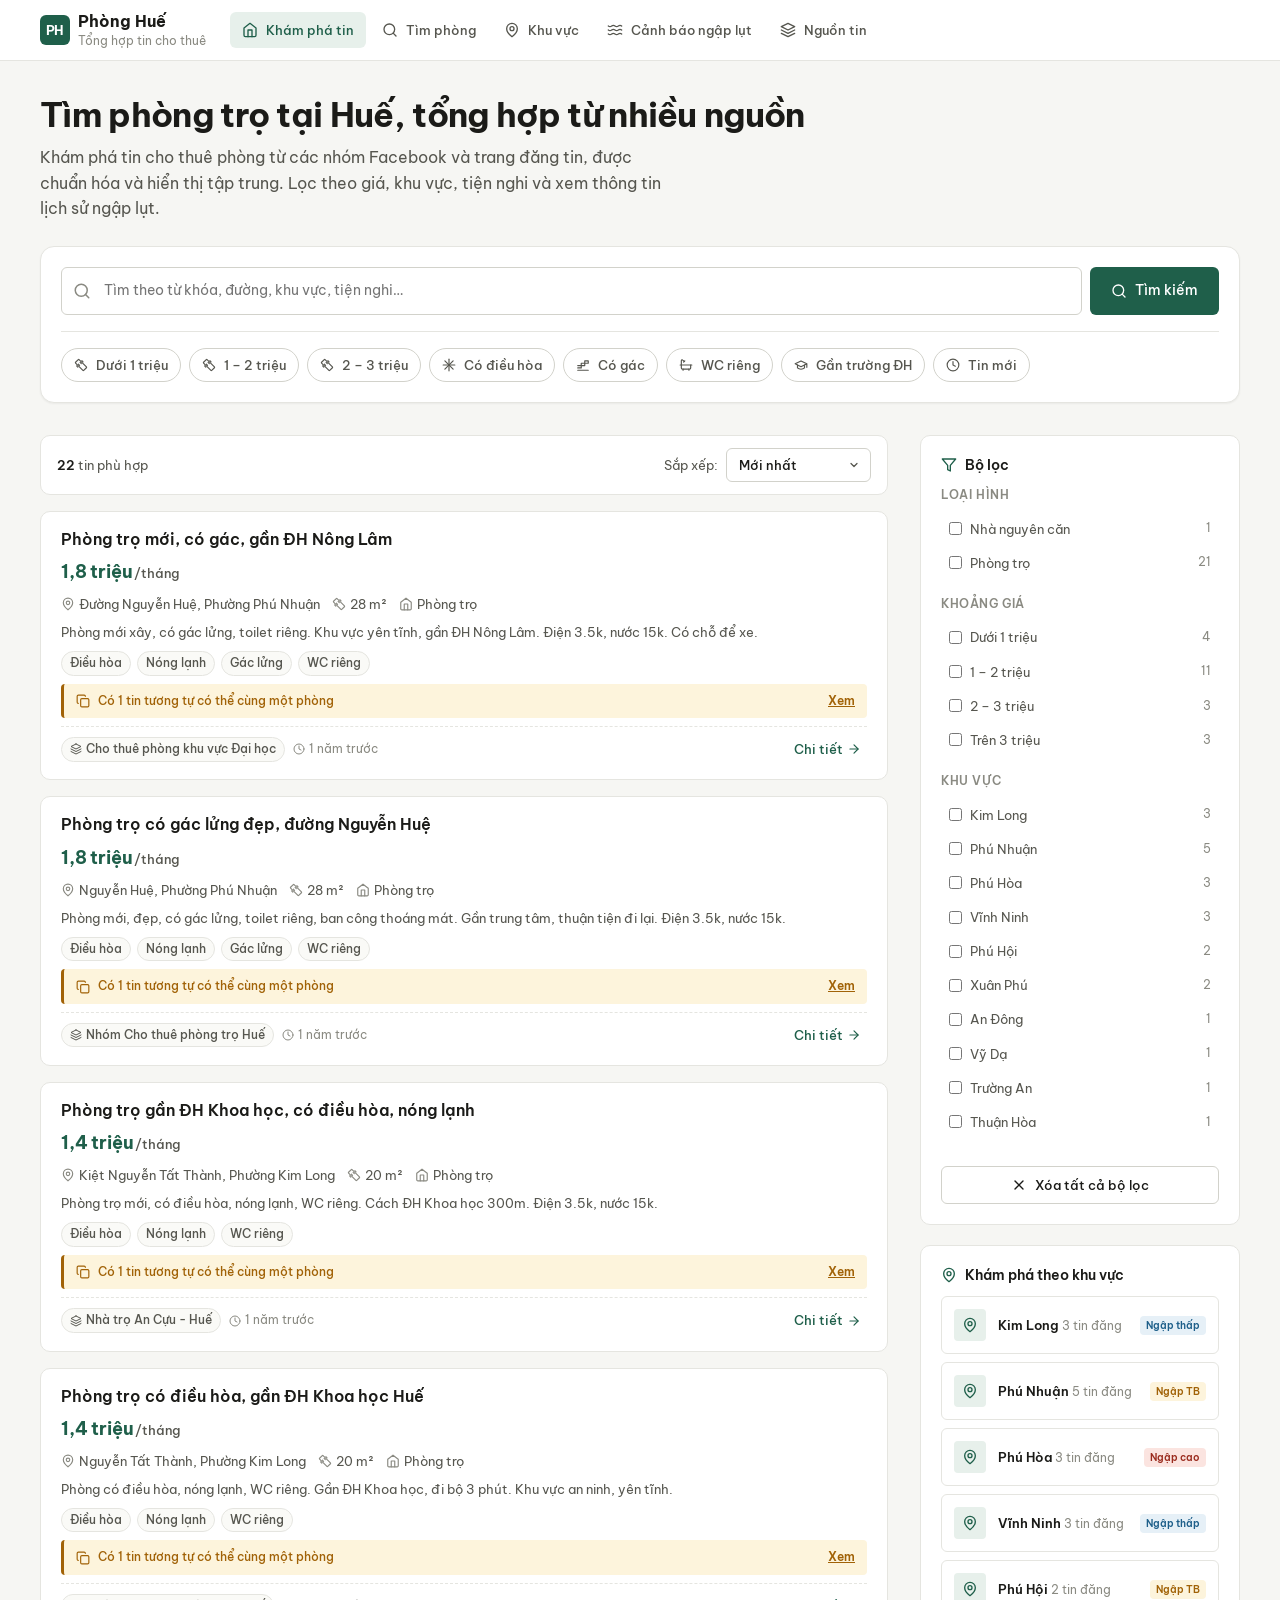
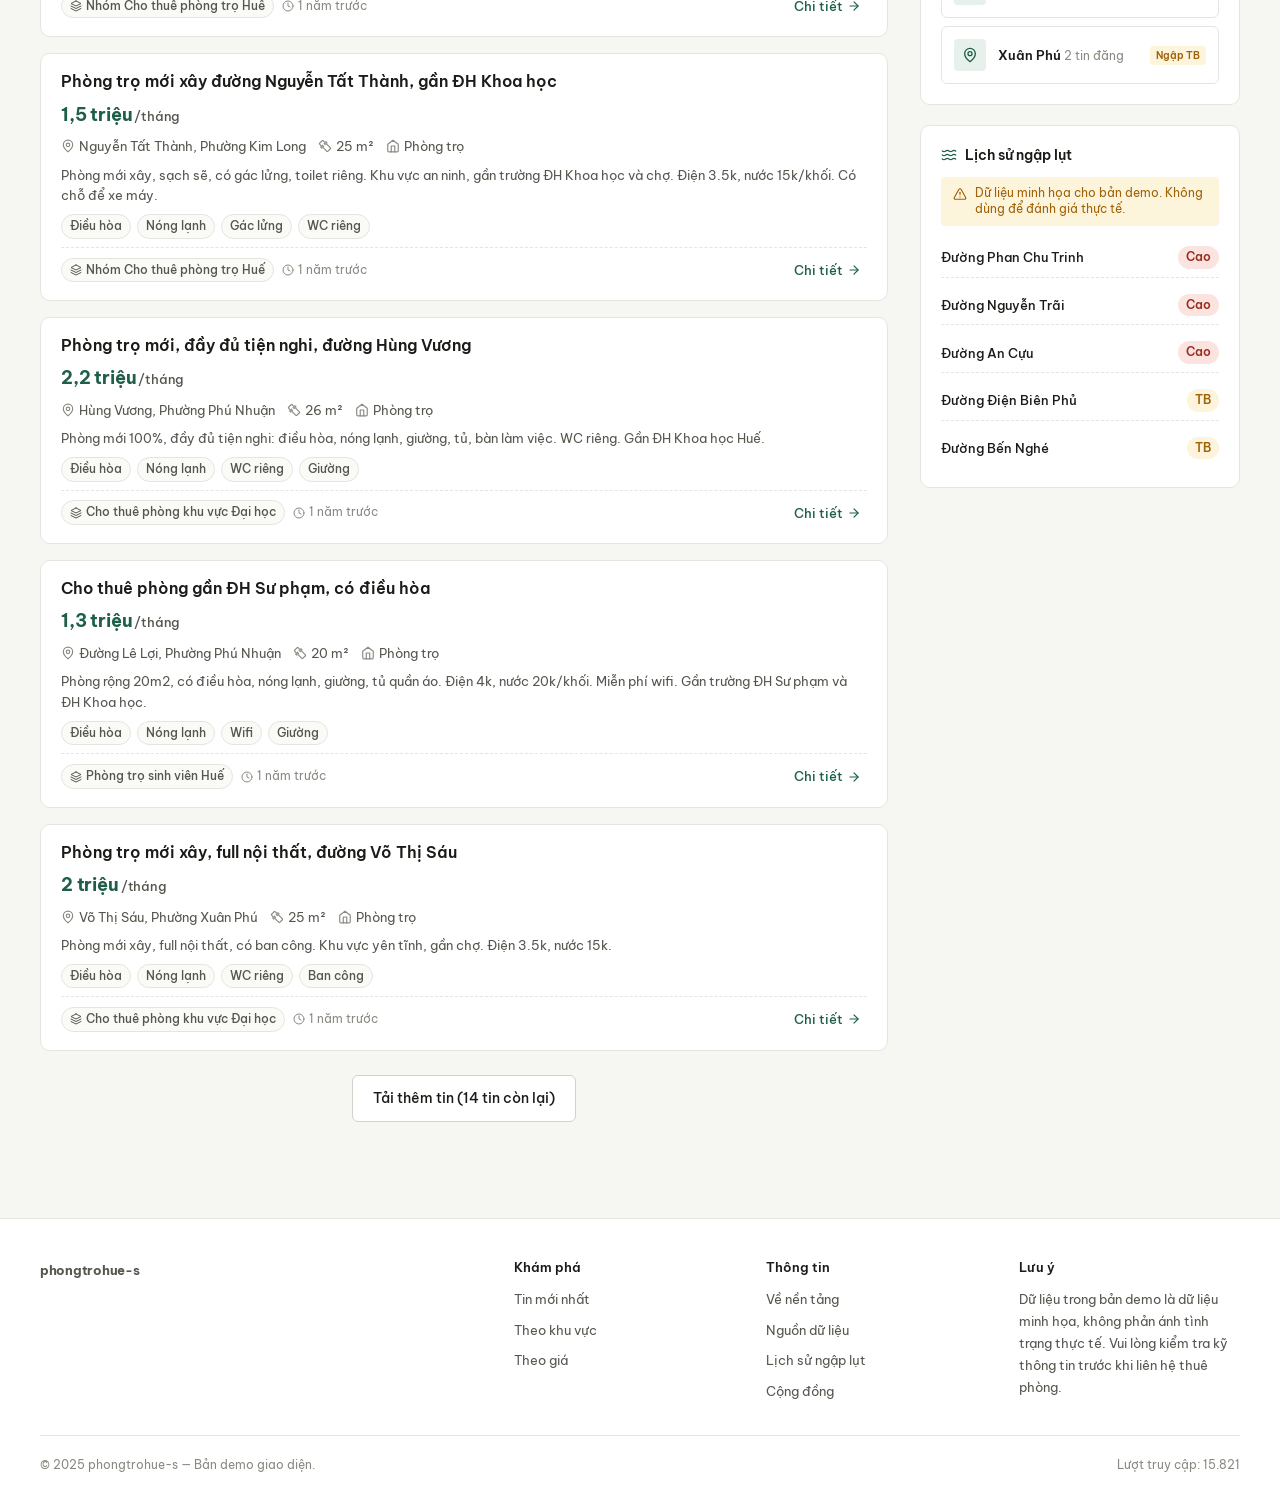
<file: templates/index.html>
<!DOCTYPE html>
<html lang="vi">

<head>
    <meta charset="UTF-8" />
    <meta name="viewport" content="width=device-width, initial-scale=1.0" />
    <title>Phòng Huế — Tổng hợp tin cho thuê phòng trọ tại Huế</title>
    <meta name="description"
        content="Nền tảng tổng hợp tin cho thuê phòng trọ tại Huế từ nhiều nguồn. Tìm phòng nhanh, lọc theo giá, khu vực và xem lịch sử ngập lụt." />
    <link rel="preconnect" href="https://fonts.googleapis.com" />
    <link rel="preconnect" href="https://fonts.gstatic.com" crossorigin />
    <link href="https://fonts.googleapis.com/css2?family=Be+Vietnam+Pro:wght@400;500;600;700&display=swap"
        rel="stylesheet" />

    <!-- Layout CSS (Được tách thành các module trong static/css/layout/) -->
    <link rel="stylesheet" href="../static/css/layout/base.css" />
    <link rel="stylesheet" href="../static/css/layout/grid.css" />
    <link rel="stylesheet" href="../static/css/layout/header.css" />
    <link rel="stylesheet" href="../static/css/layout/footer.css" />
    <link rel="stylesheet" href="../static/css/layout/sidebar.css" />

    <style>
        /* ================= HERO / SEARCH ================= */
        .hero {
            margin-bottom: var(--space-8);
        }

        .hero-title {
            font-size: var(--fs-3xl);
            font-weight: 700;
            letter-spacing: -0.02em;
            margin-bottom: var(--space-2);
        }

        .hero-subtitle {
            color: var(--color-text-secondary);
            font-size: var(--fs-md);
            max-width: 640px;
            margin-bottom: var(--space-6);
        }

        .search-card {
            background: var(--color-surface);
            border: 1px solid var(--color-border);
            border-radius: var(--radius-lg);
            padding: var(--space-5);
            box-shadow: var(--shadow-sm);
        }

        .search-bar {
            display: flex;
            gap: var(--space-2);
            align-items: stretch;
        }

        .search-input-wrap {
            flex: 1;
            position: relative;
            display: flex;
            align-items: center;
        }

        .search-input-wrap .icon {
            position: absolute;
            left: var(--space-3);
            width: 18px;
            height: 18px;
            color: var(--color-text-muted);
            pointer-events: none;
        }

        .search-input {
            width: 100%;
            padding: var(--space-3) var(--space-3) var(--space-3) 42px;
            border: 1px solid var(--color-border-strong);
            border-radius: var(--radius);
            font-size: var(--fs-base);
            background: var(--color-surface);
            transition: border-color 0.15s, box-shadow 0.15s;
        }

        .search-input:focus {
            outline: none;
            border-color: var(--color-primary);
            box-shadow: 0 0 0 3px var(--color-primary-soft);
        }

        .btn {
            display: inline-flex;
            align-items: center;
            justify-content: center;
            gap: var(--space-2);
            padding: var(--space-3) var(--space-5);
            border-radius: var(--radius);
            font-size: var(--fs-base);
            font-weight: 500;
            border: 1px solid transparent;
            transition: background 0.15s, border-color 0.15s, color 0.15s;
            white-space: nowrap;
            cursor: pointer;
        }

        .btn .icon {
            width: 16px;
            height: 16px;
        }

        .btn-primary {
            background: var(--color-primary);
            color: #fff;
        }

        .btn-primary:hover {
            background: var(--color-primary-hover);
        }

        .btn-outline {
            border-color: var(--color-border-strong);
            background: var(--color-surface);
            color: var(--color-text);
        }

        .btn-outline:hover {
            background: var(--color-surface-alt);
            border-color: var(--color-text-muted);
        }

        .btn-ghost {
            color: var(--color-text-secondary);
        }

        .btn-ghost:hover {
            background: var(--color-surface-alt);
            color: var(--color-text);
        }

        .btn-sm {
            padding: var(--space-2) var(--space-3);
            font-size: var(--fs-sm);
        }

        /* Quick filters */
        .quick-filters {
            display: flex;
            flex-wrap: wrap;
            gap: var(--space-2);
            margin-top: var(--space-4);
            padding-top: var(--space-4);
            border-top: 1px solid var(--color-border);
        }

        .chip {
            display: inline-flex;
            align-items: center;
            gap: var(--space-2);
            padding: 6px 12px;
            border-radius: 999px;
            border: 1px solid var(--color-border-strong);
            background: var(--color-surface);
            color: var(--color-text-secondary);
            font-size: var(--fs-sm);
            font-weight: 500;
            cursor: pointer;
            transition: all 0.15s;
            user-select: none;
        }

        .chip:hover {
            border-color: var(--color-text-muted);
            color: var(--color-text);
        }

        .chip.active {
            background: var(--color-primary);
            border-color: var(--color-primary);
            color: #fff;
        }

        .chip .icon {
            width: 14px;
            height: 14px;
        }

        /* ================= LISTING TOOLBAR ================= */
        .list-toolbar {
            display: flex;
            align-items: center;
            justify-content: space-between;
            gap: var(--space-4);
            padding: var(--space-3) var(--space-4);
            background: var(--color-surface);
            border: 1px solid var(--color-border);
            border-radius: var(--radius-md);
            margin-bottom: var(--space-4);
            flex-wrap: wrap;
        }

        .result-count {
            font-size: var(--fs-sm);
            color: var(--color-text-secondary);
        }

        .result-count strong {
            color: var(--color-text);
            font-weight: 600;
        }

        .sort-control {
            display: flex;
            align-items: center;
            gap: var(--space-2);
            font-size: var(--fs-sm);
            color: var(--color-text-secondary);
        }

        .select {
            padding: 6px 30px 6px 12px;
            border: 1px solid var(--color-border-strong);
            border-radius: var(--radius);
            background: var(--color-surface) url("data:image/svg+xml;charset=utf8,%3Csvg xmlns='http://www.w3.org/2000/svg' width='12' height='12' viewBox='0 0 24 24' fill='none' stroke='%2356564f' stroke-width='2.5' stroke-linecap='round' stroke-linejoin='round'%3E%3Cpolyline points='6 9 12 15 18 9'/%3E%3C/svg%3E") no-repeat right 10px center;
            font-size: var(--fs-sm);
            font-weight: 500;
            color: var(--color-text);
            appearance: none;
            cursor: pointer;
        }

        .select:focus {
            outline: none;
            border-color: var(--color-primary);
            box-shadow: 0 0 0 3px var(--color-primary-soft);
        }

        /* ================= LISTING CARD ================= */
        .listing-list {
            display: flex;
            flex-direction: column;
            gap: var(--space-4);
        }

        .listing-card {
            background: var(--color-surface);
            border: 1px solid var(--color-border);
            border-radius: var(--radius-md);
            overflow: hidden;
            transition: border-color 0.15s, box-shadow 0.15s;
            display: grid;
            grid-template-columns: 1fr;
        }

        .listing-card:hover {
            border-color: var(--color-border-strong);
            box-shadow: var(--shadow);
        }

        .media-placeholder {
            width: 100%;
            height: 100%;
            min-height: 160px;
            display: grid;
            place-items: center;
            color: var(--color-text-muted);
            font-size: var(--fs-xs);
            text-align: center;
            padding: var(--space-4);
            background:
                linear-gradient(135deg, var(--color-surface-alt) 0%, #f0f0eb 100%);
        }

        .media-placeholder .icon {
            width: 28px;
            height: 28px;
            margin: 0 auto var(--space-2);
            opacity: 0.5;
        }

        .listing-body {
            padding: var(--space-4) var(--space-5);
            display: flex;
            flex-direction: column;
            gap: var(--space-2);
            min-width: 0;
        }

        .listing-top {
            display: flex;
            align-items: flex-start;
            justify-content: space-between;
            gap: var(--space-3);
        }

        .listing-title {
            font-size: var(--fs-md);
            font-weight: 600;
            color: var(--color-text);
            line-height: 1.4;
            display: -webkit-box;
            -webkit-line-clamp: 2;
            -webkit-box-orient: vertical;
            overflow: hidden;
        }

        .listing-title:hover {
            color: var(--color-primary);
        }



        .listing-price {
            font-size: var(--fs-lg);
            font-weight: 700;
            color: var(--color-primary);
            letter-spacing: -0.01em;
        }

        .listing-price .unit {
            font-size: var(--fs-sm);
            font-weight: 500;
            color: var(--color-text-secondary);
            margin-left: 2px;
        }

        .listing-price.unknown {
            color: var(--color-text-muted);
            font-size: var(--fs-md);
            font-weight: 500;
            font-style: italic;
        }

        .listing-meta {
            display: flex;
            flex-wrap: wrap;
            gap: var(--space-3);
            font-size: var(--fs-sm);
            color: var(--color-text-secondary);
        }

        .listing-meta .meta-item {
            display: inline-flex;
            align-items: center;
            gap: 4px;
        }

        .listing-meta .icon {
            width: 14px;
            height: 14px;
            color: var(--color-text-muted);
            flex-shrink: 0;
        }

        .listing-excerpt {
            font-size: var(--fs-sm);
            color: var(--color-text-secondary);
            display: -webkit-box;
            -webkit-line-clamp: 2;
            -webkit-box-orient: vertical;
            overflow: hidden;
        }

        .listing-excerpt.expanded {
            -webkit-line-clamp: unset;
        }

        .listing-tags {
            display: flex;
            flex-wrap: wrap;
            gap: 6px;
        }

        .tag {
            display: inline-flex;
            align-items: center;
            gap: 4px;
            font-size: var(--fs-xs);
            padding: 2px 8px;
            border-radius: 999px;
            background: var(--color-surface-alt);
            color: var(--color-text-secondary);
            border: 1px solid var(--color-border);
            font-weight: 500;
        }

        .tag .icon {
            width: 12px;
            height: 12px;
        }

        .listing-footer {
            display: flex;
            align-items: center;
            justify-content: space-between;
            gap: var(--space-3);
            flex-wrap: wrap;
            margin-top: auto;
            padding-top: var(--space-2);
            border-top: 1px dashed var(--color-border);
        }

        .source-info {
            display: flex;
            align-items: center;
            gap: var(--space-2);
            font-size: var(--fs-xs);
            color: var(--color-text-muted);
            min-width: 0;
        }

        .source-info .source-name {
            color: var(--color-text-secondary);
            font-weight: 500;
            overflow: hidden;
            text-overflow: ellipsis;
            white-space: nowrap;
            max-width: 180px;
        }

        .listing-footer .meta-time {
            display: inline-flex;
            align-items: center;
            gap: 4px;
            font-size: var(--fs-xs);
            color: var(--color-text-muted);
            white-space: nowrap;
        }

        .listing-footer .meta-time .icon {
            width: 12px;
            height: 12px;
            flex-shrink: 0;
            color: var(--color-text-muted);
        }

        .listing-actions {
            display: flex;
            align-items: center;
            gap: var(--space-2);
            flex-wrap: wrap;
        }

        .link-btn {
            font-size: var(--fs-sm);
            font-weight: 500;
            color: var(--color-primary);
            display: inline-flex;
            align-items: center;
            gap: 4px;
            padding: 4px 6px;
            border-radius: var(--radius-sm);
        }

        .link-btn:hover {
            background: var(--color-primary-soft);
        }

        .link-btn .icon {
            width: 14px;
            height: 14px;
        }

        /* ================= DUPLICATE NOTICE ================= */
        .duplicate-notice {
            display: flex;
            align-items: center;
            gap: var(--space-2);
            padding: var(--space-2) var(--space-3);
            background: var(--color-warning-soft);
            border-left: 3px solid var(--color-warning);
            border-radius: var(--radius-sm);
            font-size: var(--fs-xs);
            color: var(--color-warning);
            font-weight: 500;
        }

        .duplicate-notice .icon {
            width: 14px;
            height: 14px;
            flex-shrink: 0;
        }

        .duplicate-notice button {
            color: var(--color-warning);
            font-weight: 600;
            text-decoration: underline;
            margin-left: auto;
            font-size: var(--fs-xs);
        }

        /* ================= FLOOD BADGE ================= */
        .flood-badge {
            display: inline-flex;
            align-items: center;
            gap: 4px;
            font-size: 11px;
            font-weight: 600;
            padding: 2px 8px;
            border-radius: 999px;
            white-space: nowrap;
        }

        .flood-badge .icon {
            width: 12px;
            height: 12px;
        }

        .flood-high {
            background: #fbe4e0;
            color: #9b2c1f;
        }

        .flood-medium {
            background: var(--color-warning-soft);
            color: var(--color-warning);
        }

        .flood-low {
            background: var(--color-info-soft);
            color: var(--color-info);
        }

        /* ================= EMPTY / LOADING / ERROR ================= */
        .empty-state {
            text-align: center;
            padding: var(--space-12) var(--space-6);
            background: var(--color-surface);
            border: 1px dashed var(--color-border-strong);
            border-radius: var(--radius-md);
        }

        .empty-state .icon {
            width: 40px;
            height: 40px;
            color: var(--color-text-muted);
            margin: 0 auto var(--space-4);
            opacity: 0.6;
        }

        .empty-state h3 {
            font-size: var(--fs-md);
            margin-bottom: var(--space-2);
        }

        .empty-state p {
            color: var(--color-text-muted);
            font-size: var(--fs-sm);
            margin-bottom: var(--space-5);
            max-width: 400px;
            margin-left: auto;
            margin-right: auto;
        }

        .skeleton-list {
            display: flex;
            flex-direction: column;
            gap: var(--space-4);
        }

        .skeleton-card {
            background: var(--color-surface);
            border: 1px solid var(--color-border);
            border-radius: var(--radius-md);
            overflow: hidden;
            display: grid;
            grid-template-columns: 1fr;
        }



        .skeleton-body {
            padding: var(--space-4) var(--space-5);
            display: flex;
            flex-direction: column;
            gap: var(--space-3);
        }

        .skeleton-line {
            height: 12px;
            background: linear-gradient(90deg, #eee 0%, #f5f5f5 50%, #eee 100%);
            background-size: 200% 100%;
            animation: shimmer 1.4s infinite;
            border-radius: 4px;
        }

        .skeleton-line.w-40 {
            width: 40%;
        }

        .skeleton-line.w-60 {
            width: 60%;
        }

        .skeleton-line.w-80 {
            width: 80%;
        }

        .skeleton-line.h-20 {
            height: 20px;
        }

        @keyframes shimmer {
            0% {
                background-position: 200% 0;
            }

            100% {
                background-position: -200% 0;
            }
        }

        /* ================= TOAST ================= */
        .toast-container {
            position: fixed;
            bottom: var(--space-5);
            right: var(--space-5);
            z-index: 200;
            display: flex;
            flex-direction: column;
            gap: var(--space-2);
            pointer-events: none;
        }

        .toast {
            background: var(--color-text);
            color: #fff;
            padding: var(--space-3) var(--space-4);
            border-radius: var(--radius);
            font-size: var(--fs-sm);
            font-weight: 500;
            box-shadow: var(--shadow-md);
            display: flex;
            align-items: center;
            gap: var(--space-2);
            pointer-events: auto;
            animation: toastIn 0.2s ease;
            max-width: 340px;
        }

        .toast .icon {
            width: 16px;
            height: 16px;
            flex-shrink: 0;
        }

        .toast.success {
            background: var(--color-success);
        }

        .toast.error {
            background: var(--color-danger);
        }

        @keyframes toastIn {
            from {
                transform: translateY(8px);
                opacity: 0;
            }

            to {
                transform: translateY(0);
                opacity: 1;
            }
        }

        /* ================= RESPONSIVE ================= */
        @media (max-width: 768px) {
            .hero-title {
                font-size: var(--fs-2xl);
            }

            .hero-subtitle {
                font-size: var(--fs-base);
            }

            .search-bar {
                flex-direction: column;
            }

            .search-bar .btn {
                width: 100%;
            }

            .listing-card {
                grid-template-columns: 1fr;
            }

            .skeleton-card {
                grid-template-columns: 1fr;
            }

            .toast-container {
                left: var(--space-4);
                right: var(--space-4);
                bottom: var(--space-4);
            }

            .toast {
                max-width: none;
            }
        }
    </style>
</head>

<body>

    <div id="app">
        <header id="site-header" class="site-header">
            <div class="container header-inner">
                <a href="#" class="logo" data-action="go-home">
                    <span class="logo-mark">PH</span>
                    <span>
                        Phòng Huế
                        <span class="logo-sub">Tổng hợp tin cho thuê</span>
                    </span>
                </a>
                <nav class="main-nav" id="main-nav">
                    <a href="#" class="nav-link active" data-action="go-home">
                        <svg class="icon" viewBox="0 0 24 24" fill="none" stroke="currentColor" stroke-width="2" stroke-linecap="round" stroke-linejoin="round"><path d="m3 9 9-7 9 7v11a2 2 0 0 1-2 2H5a2 2 0 0 1-2-2z"/><polyline points="9 22 9 12 15 12 15 22"/></svg>
                        Khám phá tin
                    </a>
                    <a href="#" class="nav-link" data-action="nav-placeholder" data-nav="Tìm phòng">
                        <svg class="icon" viewBox="0 0 24 24" fill="none" stroke="currentColor" stroke-width="2" stroke-linecap="round" stroke-linejoin="round"><circle cx="11" cy="11" r="8"/><path d="m21 21-4.3-4.3"/></svg>
                        Tìm phòng
                    </a>
                    <a href="#" class="nav-link" data-action="nav-placeholder" data-nav="Khu vực">
                        <svg class="icon" viewBox="0 0 24 24" fill="none" stroke="currentColor" stroke-width="2" stroke-linecap="round" stroke-linejoin="round"><path d="M20 10c0 6-8 12-8 12s-8-6-8-12a8 8 0 0 1 16 0Z"/><circle cx="12" cy="10" r="3"/></svg>
                        Khu vực
                    </a>
                    <a href="#" class="nav-link" data-action="nav-placeholder" data-nav="Cảnh báo ngập lụt">
                        <svg class="icon" viewBox="0 0 24 24" fill="none" stroke="currentColor" stroke-width="2" stroke-linecap="round" stroke-linejoin="round"><path d="M2 6c.6.5 1.2 1 2.5 1C7 7 7 5 9.5 5c2.6 0 2.4 2 5 2 2.5 0 2.5-2 5-2 1.3 0 1.9.5 2.5 1"/><path d="M2 12c.6.5 1.2 1 2.5 1 2.5 0 2.5-2 5-2 2.6 0 2.4 2 5 2 2.5 0 2.5-2 5-2 1.3 0 1.9.5 2.5 1"/><path d="M2 18c.6.5 1.2 1 2.5 1 2.5 0 2.5-2 5-2 2.6 0 2.4 2 5 2 2.5 0 2.5-2 5-2 1.3 0 1.9.5 2.5 1"/></svg>
                        Cảnh báo ngập lụt
                    </a>
                    <a href="#" class="nav-link" data-action="nav-placeholder" data-nav="Nguồn tin">
                        <svg class="icon" viewBox="0 0 24 24" fill="none" stroke="currentColor" stroke-width="2" stroke-linecap="round" stroke-linejoin="round"><polygon points="12 2 2 7 12 12 22 7 12 2"/><polyline points="2 17 12 22 22 17"/><polyline points="2 12 12 17 22 12"/></svg>
                        Nguồn tin
                    </a>
                </nav>
            </div>
        </header>
                <main id="main-content" class="main-content">
            <div class="container">
                <section class="hero">
                    <h1 class="hero-title">Tìm phòng trọ tại Huế, tổng hợp từ nhiều nguồn</h1>
                    <p class="hero-subtitle">Khám phá tin cho thuê phòng từ các nhóm Facebook và trang đăng tin, được chuẩn hóa và hiển thị tập trung. Lọc theo giá, khu vực, tiện nghi và xem thông tin lịch sử ngập lụt.</p>

                    <div class="search-card">
                        <div class="search-bar">
                            <div class="search-input-wrap">
                                <svg class="icon" viewBox="0 0 24 24" fill="none" stroke="currentColor" stroke-width="2" stroke-linecap="round" stroke-linejoin="round"><circle cx="11" cy="11" r="8"/><path d="m21 21-4.3-4.3"/></svg>
                                <input type="search" id="search-input" class="search-input"
                                    placeholder="Tìm theo từ khóa, đường, khu vực, tiện nghi…" />
                            </div>
                            <button type="button" class="btn btn-primary" data-action="do-search">
                                <svg class="icon" viewBox="0 0 24 24" fill="none" stroke="currentColor" stroke-width="2" stroke-linecap="round" stroke-linejoin="round"><circle cx="11" cy="11" r="8"/><path d="m21 21-4.3-4.3"/></svg> Tìm kiếm
                            </button>
                        </div>
                        <div class="quick-filters" id="quick-filters">
                            <button type="button" class="chip" data-action="toggle-quick" data-quick="under-1">
                                <svg class="icon" viewBox="0 0 24 24" fill="none" stroke="currentColor" stroke-width="2" stroke-linecap="round" stroke-linejoin="round"><path d="M21.3 15.3 8.7 2.7a1 1 0 0 0-1.4 0L2.7 7.3a1 1 0 0 0 0 1.4l12.6 12.6a1 1 0 0 0 1.4 0l4.6-4.6a1 1 0 0 0 0-1.4Z"/><path d="m7.5 10.5 2 2"/><path d="m10.5 7.5 2 2"/><path d="m13.5 4.5 2 2"/><path d="m4.5 13.5 2 2"/></svg> Dưới 1 triệu
                            </button>
                            <button type="button" class="chip" data-action="toggle-quick" data-quick="1-2">
                                <svg class="icon" viewBox="0 0 24 24" fill="none" stroke="currentColor" stroke-width="2" stroke-linecap="round" stroke-linejoin="round"><path d="M21.3 15.3 8.7 2.7a1 1 0 0 0-1.4 0L2.7 7.3a1 1 0 0 0 0 1.4l12.6 12.6a1 1 0 0 0 1.4 0l4.6-4.6a1 1 0 0 0 0-1.4Z"/><path d="m7.5 10.5 2 2"/><path d="m10.5 7.5 2 2"/><path d="m13.5 4.5 2 2"/><path d="m4.5 13.5 2 2"/></svg> 1 – 2 triệu
                            </button>
                            <button type="button" class="chip" data-action="toggle-quick" data-quick="2-3">
                                <svg class="icon" viewBox="0 0 24 24" fill="none" stroke="currentColor" stroke-width="2" stroke-linecap="round" stroke-linejoin="round"><path d="M21.3 15.3 8.7 2.7a1 1 0 0 0-1.4 0L2.7 7.3a1 1 0 0 0 0 1.4l12.6 12.6a1 1 0 0 0 1.4 0l4.6-4.6a1 1 0 0 0 0-1.4Z"/><path d="m7.5 10.5 2 2"/><path d="m10.5 7.5 2 2"/><path d="m13.5 4.5 2 2"/><path d="m4.5 13.5 2 2"/></svg> 2 – 3 triệu
                            </button>
                            <button type="button" class="chip" data-action="toggle-quick" data-quick="ac">
                                <svg class="icon" viewBox="0 0 24 24" fill="none" stroke="currentColor" stroke-width="2" stroke-linecap="round" stroke-linejoin="round"><path d="m2 12 20 0"/><path d="m12 2 0 20"/><path d="m4.93 4.93 14.14 14.14"/><path d="m19.07 4.93-14.14 14.14"/></svg> Có điều hòa
                            </button>
                            <button type="button" class="chip" data-action="toggle-quick" data-quick="gac">
                                <svg class="icon" viewBox="0 0 24 24" fill="none" stroke="currentColor" stroke-width="2" stroke-linecap="round" stroke-linejoin="round"><path d="M3 21h18"/><path d="M3 17h6v-4h6V9h6V5h-6v4H9v4H3"/></svg> Có gác
                            </button>
                            <button type="button" class="chip" data-action="toggle-quick" data-quick="wc-rieng">
                                <svg class="icon" viewBox="0 0 24 24" fill="none" stroke="currentColor" stroke-width="2" stroke-linecap="round" stroke-linejoin="round"><path d="M9 6 6.5 3.5a1.5 1.5 0 0 0-1-.5C4.683 3 4 3.683 4 4.5V17a2 2 0 0 0 2 2h12a2 2 0 0 0 2-2v-5"/><line x1="10" x2="8" y1="5" y2="7"/><line x1="2" x2="22" y1="12" y2="12"/><line x1="7" x2="7" y1="19" y2="21"/><line x1="17" x2="17" y1="19" y2="21"/></svg> WC riêng
                            </button>
                            <button type="button" class="chip" data-action="toggle-quick" data-quick="near-uni">
                                <svg class="icon" viewBox="0 0 24 24" fill="none" stroke="currentColor" stroke-width="2" stroke-linecap="round" stroke-linejoin="round"><path d="M22 10v6M2 10l10-5 10 5-10 5z"/><path d="M6 12v5c3 3 9 3 12 0v-5"/></svg> Gần trường ĐH
                            </button>
                            <button type="button" class="chip" data-action="toggle-quick" data-quick="new">
                                <svg class="icon" viewBox="0 0 24 24" fill="none" stroke="currentColor" stroke-width="2" stroke-linecap="round" stroke-linejoin="round"><circle cx="12" cy="12" r="10"/><polyline points="12 6 12 12 16 14"/></svg> Tin mới
                            </button>
                        </div>
                    </div>
                </section>

                <div class="content-grid">
                    <div class="listing-column">
                        <div class="list-toolbar">
                            <div class="result-count">
                                <strong id="result-count-val">22</strong> tin phù hợp
                                <span id="result-query-suffix"></span>
                            </div>
                            <div class="sort-control">
                                <span>Sắp xếp:</span>
                                <select class="select" id="sort-select">
                                    <option value="newest" selected>Mới nhất</option>
                                    <option value="relevance">Phù hợp nhất</option>
                                    <option value="price-asc">Giá thấp → cao</option>
                                    <option value="price-desc">Giá cao → thấp</option>
                                    <option value="oldest">Cũ nhất</option>
                                </select>
                            </div>
                        </div>
                        <div id="listings-container">
<div class="listing-list">
    <article class="listing-card" data-id="L005">
    <div class="listing-body">
      <div class="listing-top">
        <a href="detail.html?id=L005" class="listing-title" data-action="open-detail" data-id="L005">Phòng trọ mới, có gác, gần ĐH Nông Lâm</a>
      </div>
      <div class="listing-price">1,8 triệu<span class="unit">/tháng</span></div>
      <div class="listing-meta"><span class="meta-item"><svg class="icon" viewBox="0 0 24 24" fill="none" stroke="currentColor" stroke-width="2" stroke-linecap="round" stroke-linejoin="round"><path d="M20 10c0 6-8 12-8 12s-8-6-8-12a8 8 0 0 1 16 0Z"/><circle cx="12" cy="10" r="3"/></svg>Đường Nguyễn Huệ, Phường Phú Nhuận</span><span class="meta-item"><svg class="icon" viewBox="0 0 24 24" fill="none" stroke="currentColor" stroke-width="2" stroke-linecap="round" stroke-linejoin="round"><path d="M21.3 15.3 8.7 2.7a1 1 0 0 0-1.4 0L2.7 7.3a1 1 0 0 0 0 1.4l12.6 12.6a1 1 0 0 0 1.4 0l4.6-4.6a1 1 0 0 0 0-1.4Z"/><path d="m7.5 10.5 2 2"/><path d="m10.5 7.5 2 2"/><path d="m13.5 4.5 2 2"/><path d="m4.5 13.5 2 2"/></svg>28 m²</span><span class="meta-item"><svg class="icon" viewBox="0 0 24 24" fill="none" stroke="currentColor" stroke-width="2" stroke-linecap="round" stroke-linejoin="round"><path d="m3 9 9-7 9 7v11a2 2 0 0 1-2 2H5a2 2 0 0 1-2-2z"/><polyline points="9 22 9 12 15 12 15 22"/></svg>Phòng trọ</span></div>
      <p class="listing-excerpt" data-excerpt>Phòng mới xây, có gác lửng, toilet riêng. Khu vực yên tĩnh, gần ĐH Nông Lâm. Điện 3.5k, nước 15k. Có chỗ để xe.</p>
      <div class="listing-tags"><span class="tag">Điều hòa</span><span class="tag">Nóng lạnh</span><span class="tag">Gác lửng</span><span class="tag">WC riêng</span></div>
      <div class="duplicate-notice">
    <svg class="icon" viewBox="0 0 24 24" fill="none" stroke="currentColor" stroke-width="2" stroke-linecap="round" stroke-linejoin="round"><rect width="14" height="14" x="8" y="8" rx="2" ry="2"/><path d="M4 16c-1.1 0-2-.9-2-2V4c0-1.1.9-2 2-2h10c1.1 0 2 .9 2 2"/></svg>
    <span>Có 1 tin tương tự có thể cùng một phòng</span>
    <button type="button" data-action="view-duplicates" data-id="L005">Xem</button>
  </div>
      <div class="listing-footer">
        <div class="source-info">
          <span class="tag" title="Nguồn đăng"><svg class="icon" viewBox="0 0 24 24" fill="none" stroke="currentColor" stroke-width="2" stroke-linecap="round" stroke-linejoin="round"><polygon points="12 2 2 7 12 12 22 7 12 2"/><polyline points="2 17 12 22 22 17"/><polyline points="2 12 12 17 22 12"/></svg>Cho thuê phòng khu vực Đại học</span>
          <span class="meta-time" data-posted-at="2025-01-12T16:30:00" title="Thời gian đăng: 12/01/2025 16:30"><svg class="icon" viewBox="0 0 24 24" fill="none" stroke="currentColor" stroke-width="2" stroke-linecap="round" stroke-linejoin="round"><circle cx="12" cy="12" r="10"/><polyline points="12 6 12 12 16 14"/></svg> <span class="time-text"></span></span>
        </div>
        <div class="listing-actions">
          <a href="detail.html?id=L005" class="link-btn" data-action="open-detail" data-id="L005">
            Chi tiết <svg class="icon" viewBox="0 0 24 24" fill="none" stroke="currentColor" stroke-width="2" stroke-linecap="round" stroke-linejoin="round"><path d="M5 12h14"/><path d="m12 5 7 7-7 7"/></svg>
          </a>
        </div>
      </div>
    </div>
  </article><article class="listing-card" data-id="L004">
    <div class="listing-body">
      <div class="listing-top">
        <a href="detail.html?id=L004" class="listing-title" data-action="open-detail" data-id="L004">Phòng trọ có gác lửng đẹp, đường Nguyễn Huệ</a>
      </div>
      <div class="listing-price">1,8 triệu<span class="unit">/tháng</span></div>
      <div class="listing-meta"><span class="meta-item"><svg class="icon" viewBox="0 0 24 24" fill="none" stroke="currentColor" stroke-width="2" stroke-linecap="round" stroke-linejoin="round"><path d="M20 10c0 6-8 12-8 12s-8-6-8-12a8 8 0 0 1 16 0Z"/><circle cx="12" cy="10" r="3"/></svg>Nguyễn Huệ, Phường Phú Nhuận</span><span class="meta-item"><svg class="icon" viewBox="0 0 24 24" fill="none" stroke="currentColor" stroke-width="2" stroke-linecap="round" stroke-linejoin="round"><path d="M21.3 15.3 8.7 2.7a1 1 0 0 0-1.4 0L2.7 7.3a1 1 0 0 0 0 1.4l12.6 12.6a1 1 0 0 0 1.4 0l4.6-4.6a1 1 0 0 0 0-1.4Z"/><path d="m7.5 10.5 2 2"/><path d="m10.5 7.5 2 2"/><path d="m13.5 4.5 2 2"/><path d="m4.5 13.5 2 2"/></svg>28 m²</span><span class="meta-item"><svg class="icon" viewBox="0 0 24 24" fill="none" stroke="currentColor" stroke-width="2" stroke-linecap="round" stroke-linejoin="round"><path d="m3 9 9-7 9 7v11a2 2 0 0 1-2 2H5a2 2 0 0 1-2-2z"/><polyline points="9 22 9 12 15 12 15 22"/></svg>Phòng trọ</span></div>
      <p class="listing-excerpt" data-excerpt>Phòng mới, đẹp, có gác lửng, toilet riêng, ban công thoáng mát. Gần trung tâm, thuận tiện đi lại. Điện 3.5k, nước 15k.</p>
      <div class="listing-tags"><span class="tag">Điều hòa</span><span class="tag">Nóng lạnh</span><span class="tag">Gác lửng</span><span class="tag">WC riêng</span></div>
      <div class="duplicate-notice">
    <svg class="icon" viewBox="0 0 24 24" fill="none" stroke="currentColor" stroke-width="2" stroke-linecap="round" stroke-linejoin="round"><rect width="14" height="14" x="8" y="8" rx="2" ry="2"/><path d="M4 16c-1.1 0-2-.9-2-2V4c0-1.1.9-2 2-2h10c1.1 0 2 .9 2 2"/></svg>
    <span>Có 1 tin tương tự có thể cùng một phòng</span>
    <button type="button" data-action="view-duplicates" data-id="L004">Xem</button>
  </div>
      <div class="listing-footer">
        <div class="source-info">
          <span class="tag" title="Nguồn đăng"><svg class="icon" viewBox="0 0 24 24" fill="none" stroke="currentColor" stroke-width="2" stroke-linecap="round" stroke-linejoin="round"><polygon points="12 2 2 7 12 12 22 7 12 2"/><polyline points="2 17 12 22 22 17"/><polyline points="2 12 12 17 22 12"/></svg>Nhóm Cho thuê phòng trọ Huế</span>
          <span class="meta-time" data-posted-at="2025-01-12T14:00:00" title="Thời gian đăng: 12/01/2025 14:00"><svg class="icon" viewBox="0 0 24 24" fill="none" stroke="currentColor" stroke-width="2" stroke-linecap="round" stroke-linejoin="round"><circle cx="12" cy="12" r="10"/><polyline points="12 6 12 12 16 14"/></svg> <span class="time-text"></span></span>
        </div>
        <div class="listing-actions">
          <a href="detail.html?id=L004" class="link-btn" data-action="open-detail" data-id="L004">
            Chi tiết <svg class="icon" viewBox="0 0 24 24" fill="none" stroke="currentColor" stroke-width="2" stroke-linecap="round" stroke-linejoin="round"><path d="M5 12h14"/><path d="m12 5 7 7-7 7"/></svg>
          </a>
        </div>
      </div>
    </div>
  </article><article class="listing-card" data-id="L015">
    <div class="listing-body">
      <div class="listing-top">
        <a href="detail.html?id=L015" class="listing-title" data-action="open-detail" data-id="L015">Phòng trọ gần ĐH Khoa học, có điều hòa, nóng lạnh</a>
      </div>
      <div class="listing-price">1,4 triệu<span class="unit">/tháng</span></div>
      <div class="listing-meta"><span class="meta-item"><svg class="icon" viewBox="0 0 24 24" fill="none" stroke="currentColor" stroke-width="2" stroke-linecap="round" stroke-linejoin="round"><path d="M20 10c0 6-8 12-8 12s-8-6-8-12a8 8 0 0 1 16 0Z"/><circle cx="12" cy="10" r="3"/></svg>Kiệt Nguyễn Tất Thành, Phường Kim Long</span><span class="meta-item"><svg class="icon" viewBox="0 0 24 24" fill="none" stroke="currentColor" stroke-width="2" stroke-linecap="round" stroke-linejoin="round"><path d="M21.3 15.3 8.7 2.7a1 1 0 0 0-1.4 0L2.7 7.3a1 1 0 0 0 0 1.4l12.6 12.6a1 1 0 0 0 1.4 0l4.6-4.6a1 1 0 0 0 0-1.4Z"/><path d="m7.5 10.5 2 2"/><path d="m10.5 7.5 2 2"/><path d="m13.5 4.5 2 2"/><path d="m4.5 13.5 2 2"/></svg>20 m²</span><span class="meta-item"><svg class="icon" viewBox="0 0 24 24" fill="none" stroke="currentColor" stroke-width="2" stroke-linecap="round" stroke-linejoin="round"><path d="m3 9 9-7 9 7v11a2 2 0 0 1-2 2H5a2 2 0 0 1-2-2z"/><polyline points="9 22 9 12 15 12 15 22"/></svg>Phòng trọ</span></div>
      <p class="listing-excerpt" data-excerpt>Phòng trọ mới, có điều hòa, nóng lạnh, WC riêng. Cách ĐH Khoa học 300m. Điện 3.5k, nước 15k.</p>
      <div class="listing-tags"><span class="tag">Điều hòa</span><span class="tag">Nóng lạnh</span><span class="tag">WC riêng</span></div>
      <div class="duplicate-notice">
    <svg class="icon" viewBox="0 0 24 24" fill="none" stroke="currentColor" stroke-width="2" stroke-linecap="round" stroke-linejoin="round"><rect width="14" height="14" x="8" y="8" rx="2" ry="2"/><path d="M4 16c-1.1 0-2-.9-2-2V4c0-1.1.9-2 2-2h10c1.1 0 2 .9 2 2"/></svg>
    <span>Có 1 tin tương tự có thể cùng một phòng</span>
    <button type="button" data-action="view-duplicates" data-id="L015">Xem</button>
  </div>
      <div class="listing-footer">
        <div class="source-info">
          <span class="tag" title="Nguồn đăng"><svg class="icon" viewBox="0 0 24 24" fill="none" stroke="currentColor" stroke-width="2" stroke-linecap="round" stroke-linejoin="round"><polygon points="12 2 2 7 12 12 22 7 12 2"/><polyline points="2 17 12 22 22 17"/><polyline points="2 12 12 17 22 12"/></svg>Nhà trọ An Cựu - Huế</span>
          <span class="meta-time" data-posted-at="2025-01-12T11:00:00" title="Thời gian đăng: 12/01/2025 11:00"><svg class="icon" viewBox="0 0 24 24" fill="none" stroke="currentColor" stroke-width="2" stroke-linecap="round" stroke-linejoin="round"><circle cx="12" cy="12" r="10"/><polyline points="12 6 12 12 16 14"/></svg> <span class="time-text"></span></span>
        </div>
        <div class="listing-actions">
          <a href="detail.html?id=L015" class="link-btn" data-action="open-detail" data-id="L015">
            Chi tiết <svg class="icon" viewBox="0 0 24 24" fill="none" stroke="currentColor" stroke-width="2" stroke-linecap="round" stroke-linejoin="round"><path d="M5 12h14"/><path d="m12 5 7 7-7 7"/></svg>
          </a>
        </div>
      </div>
    </div>
  </article><article class="listing-card" data-id="L014">
    <div class="listing-body">
      <div class="listing-top">
        <a href="detail.html?id=L014" class="listing-title" data-action="open-detail" data-id="L014">Phòng trọ có điều hòa, gần ĐH Khoa học Huế</a>
      </div>
      <div class="listing-price">1,4 triệu<span class="unit">/tháng</span></div>
      <div class="listing-meta"><span class="meta-item"><svg class="icon" viewBox="0 0 24 24" fill="none" stroke="currentColor" stroke-width="2" stroke-linecap="round" stroke-linejoin="round"><path d="M20 10c0 6-8 12-8 12s-8-6-8-12a8 8 0 0 1 16 0Z"/><circle cx="12" cy="10" r="3"/></svg>Nguyễn Tất Thành, Phường Kim Long</span><span class="meta-item"><svg class="icon" viewBox="0 0 24 24" fill="none" stroke="currentColor" stroke-width="2" stroke-linecap="round" stroke-linejoin="round"><path d="M21.3 15.3 8.7 2.7a1 1 0 0 0-1.4 0L2.7 7.3a1 1 0 0 0 0 1.4l12.6 12.6a1 1 0 0 0 1.4 0l4.6-4.6a1 1 0 0 0 0-1.4Z"/><path d="m7.5 10.5 2 2"/><path d="m10.5 7.5 2 2"/><path d="m13.5 4.5 2 2"/><path d="m4.5 13.5 2 2"/></svg>20 m²</span><span class="meta-item"><svg class="icon" viewBox="0 0 24 24" fill="none" stroke="currentColor" stroke-width="2" stroke-linecap="round" stroke-linejoin="round"><path d="m3 9 9-7 9 7v11a2 2 0 0 1-2 2H5a2 2 0 0 1-2-2z"/><polyline points="9 22 9 12 15 12 15 22"/></svg>Phòng trọ</span></div>
      <p class="listing-excerpt" data-excerpt>Phòng có điều hòa, nóng lạnh, WC riêng. Gần ĐH Khoa học, đi bộ 3 phút. Khu vực an ninh, yên tĩnh.</p>
      <div class="listing-tags"><span class="tag">Điều hòa</span><span class="tag">Nóng lạnh</span><span class="tag">WC riêng</span></div>
      <div class="duplicate-notice">
    <svg class="icon" viewBox="0 0 24 24" fill="none" stroke="currentColor" stroke-width="2" stroke-linecap="round" stroke-linejoin="round"><rect width="14" height="14" x="8" y="8" rx="2" ry="2"/><path d="M4 16c-1.1 0-2-.9-2-2V4c0-1.1.9-2 2-2h10c1.1 0 2 .9 2 2"/></svg>
    <span>Có 1 tin tương tự có thể cùng một phòng</span>
    <button type="button" data-action="view-duplicates" data-id="L014">Xem</button>
  </div>
      <div class="listing-footer">
        <div class="source-info">
          <span class="tag" title="Nguồn đăng"><svg class="icon" viewBox="0 0 24 24" fill="none" stroke="currentColor" stroke-width="2" stroke-linecap="round" stroke-linejoin="round"><polygon points="12 2 2 7 12 12 22 7 12 2"/><polyline points="2 17 12 22 22 17"/><polyline points="2 12 12 17 22 12"/></svg>Nhóm Cho thuê phòng trọ Huế</span>
          <span class="meta-time" data-posted-at="2025-01-12T10:15:00" title="Thời gian đăng: 12/01/2025 10:15"><svg class="icon" viewBox="0 0 24 24" fill="none" stroke="currentColor" stroke-width="2" stroke-linecap="round" stroke-linejoin="round"><circle cx="12" cy="12" r="10"/><polyline points="12 6 12 12 16 14"/></svg> <span class="time-text"></span></span>
        </div>
        <div class="listing-actions">
          <a href="detail.html?id=L014" class="link-btn" data-action="open-detail" data-id="L014">
            Chi tiết <svg class="icon" viewBox="0 0 24 24" fill="none" stroke="currentColor" stroke-width="2" stroke-linecap="round" stroke-linejoin="round"><path d="M5 12h14"/><path d="m12 5 7 7-7 7"/></svg>
          </a>
        </div>
      </div>
    </div>
  </article><article class="listing-card" data-id="L001">
    <div class="listing-body">
      <div class="listing-top">
        <a href="detail.html?id=L001" class="listing-title" data-action="open-detail" data-id="L001">Phòng trọ mới xây đường Nguyễn Tất Thành, gần ĐH Khoa học</a>
      </div>
      <div class="listing-price">1,5 triệu<span class="unit">/tháng</span></div>
      <div class="listing-meta"><span class="meta-item"><svg class="icon" viewBox="0 0 24 24" fill="none" stroke="currentColor" stroke-width="2" stroke-linecap="round" stroke-linejoin="round"><path d="M20 10c0 6-8 12-8 12s-8-6-8-12a8 8 0 0 1 16 0Z"/><circle cx="12" cy="10" r="3"/></svg>Nguyễn Tất Thành, Phường Kim Long</span><span class="meta-item"><svg class="icon" viewBox="0 0 24 24" fill="none" stroke="currentColor" stroke-width="2" stroke-linecap="round" stroke-linejoin="round"><path d="M21.3 15.3 8.7 2.7a1 1 0 0 0-1.4 0L2.7 7.3a1 1 0 0 0 0 1.4l12.6 12.6a1 1 0 0 0 1.4 0l4.6-4.6a1 1 0 0 0 0-1.4Z"/><path d="m7.5 10.5 2 2"/><path d="m10.5 7.5 2 2"/><path d="m13.5 4.5 2 2"/><path d="m4.5 13.5 2 2"/></svg>25 m²</span><span class="meta-item"><svg class="icon" viewBox="0 0 24 24" fill="none" stroke="currentColor" stroke-width="2" stroke-linecap="round" stroke-linejoin="round"><path d="m3 9 9-7 9 7v11a2 2 0 0 1-2 2H5a2 2 0 0 1-2-2z"/><polyline points="9 22 9 12 15 12 15 22"/></svg>Phòng trọ</span></div>
      <p class="listing-excerpt" data-excerpt>Phòng mới xây, sạch sẽ, có gác lửng, toilet riêng. Khu vực an ninh, gần trường ĐH Khoa học và chợ. Điện 3.5k, nước 15k/khối. Có chỗ để xe máy.</p>
      <div class="listing-tags"><span class="tag">Điều hòa</span><span class="tag">Nóng lạnh</span><span class="tag">Gác lửng</span><span class="tag">WC riêng</span></div>
      
      <div class="listing-footer">
        <div class="source-info">
          <span class="tag" title="Nguồn đăng"><svg class="icon" viewBox="0 0 24 24" fill="none" stroke="currentColor" stroke-width="2" stroke-linecap="round" stroke-linejoin="round"><polygon points="12 2 2 7 12 12 22 7 12 2"/><polyline points="2 17 12 22 22 17"/><polyline points="2 12 12 17 22 12"/></svg>Nhóm Cho thuê phòng trọ Huế</span>
          <span class="meta-time" data-posted-at="2025-01-12T09:30:00" title="Thời gian đăng: 12/01/2025 09:30"><svg class="icon" viewBox="0 0 24 24" fill="none" stroke="currentColor" stroke-width="2" stroke-linecap="round" stroke-linejoin="round"><circle cx="12" cy="12" r="10"/><polyline points="12 6 12 12 16 14"/></svg> <span class="time-text"></span></span>
        </div>
        <div class="listing-actions">
          <a href="detail.html?id=L001" class="link-btn" data-action="open-detail" data-id="L001">
            Chi tiết <svg class="icon" viewBox="0 0 24 24" fill="none" stroke="currentColor" stroke-width="2" stroke-linecap="round" stroke-linejoin="round"><path d="M5 12h14"/><path d="m12 5 7 7-7 7"/></svg>
          </a>
        </div>
      </div>
    </div>
  </article><article class="listing-card" data-id="L009">
    <div class="listing-body">
      <div class="listing-top">
        <a href="detail.html?id=L009" class="listing-title" data-action="open-detail" data-id="L009">Phòng trọ mới, đầy đủ tiện nghi, đường Hùng Vương</a>
      </div>
      <div class="listing-price">2,2 triệu<span class="unit">/tháng</span></div>
      <div class="listing-meta"><span class="meta-item"><svg class="icon" viewBox="0 0 24 24" fill="none" stroke="currentColor" stroke-width="2" stroke-linecap="round" stroke-linejoin="round"><path d="M20 10c0 6-8 12-8 12s-8-6-8-12a8 8 0 0 1 16 0Z"/><circle cx="12" cy="10" r="3"/></svg>Hùng Vương, Phường Phú Nhuận</span><span class="meta-item"><svg class="icon" viewBox="0 0 24 24" fill="none" stroke="currentColor" stroke-width="2" stroke-linecap="round" stroke-linejoin="round"><path d="M21.3 15.3 8.7 2.7a1 1 0 0 0-1.4 0L2.7 7.3a1 1 0 0 0 0 1.4l12.6 12.6a1 1 0 0 0 1.4 0l4.6-4.6a1 1 0 0 0 0-1.4Z"/><path d="m7.5 10.5 2 2"/><path d="m10.5 7.5 2 2"/><path d="m13.5 4.5 2 2"/><path d="m4.5 13.5 2 2"/></svg>26 m²</span><span class="meta-item"><svg class="icon" viewBox="0 0 24 24" fill="none" stroke="currentColor" stroke-width="2" stroke-linecap="round" stroke-linejoin="round"><path d="m3 9 9-7 9 7v11a2 2 0 0 1-2 2H5a2 2 0 0 1-2-2z"/><polyline points="9 22 9 12 15 12 15 22"/></svg>Phòng trọ</span></div>
      <p class="listing-excerpt" data-excerpt>Phòng mới 100%, đầy đủ tiện nghi: điều hòa, nóng lạnh, giường, tủ, bàn làm việc. WC riêng. Gần ĐH Khoa học Huế.</p>
      <div class="listing-tags"><span class="tag">Điều hòa</span><span class="tag">Nóng lạnh</span><span class="tag">WC riêng</span><span class="tag">Giường</span></div>
      
      <div class="listing-footer">
        <div class="source-info">
          <span class="tag" title="Nguồn đăng"><svg class="icon" viewBox="0 0 24 24" fill="none" stroke="currentColor" stroke-width="2" stroke-linecap="round" stroke-linejoin="round"><polygon points="12 2 2 7 12 12 22 7 12 2"/><polyline points="2 17 12 22 22 17"/><polyline points="2 12 12 17 22 12"/></svg>Cho thuê phòng khu vực Đại học</span>
          <span class="meta-time" data-posted-at="2025-01-12T08:00:00" title="Thời gian đăng: 12/01/2025 08:00"><svg class="icon" viewBox="0 0 24 24" fill="none" stroke="currentColor" stroke-width="2" stroke-linecap="round" stroke-linejoin="round"><circle cx="12" cy="12" r="10"/><polyline points="12 6 12 12 16 14"/></svg> <span class="time-text"></span></span>
        </div>
        <div class="listing-actions">
          <a href="detail.html?id=L009" class="link-btn" data-action="open-detail" data-id="L009">
            Chi tiết <svg class="icon" viewBox="0 0 24 24" fill="none" stroke="currentColor" stroke-width="2" stroke-linecap="round" stroke-linejoin="round"><path d="M5 12h14"/><path d="m12 5 7 7-7 7"/></svg>
          </a>
        </div>
      </div>
    </div>
  </article><article class="listing-card" data-id="L002">
    <div class="listing-body">
      <div class="listing-top">
        <a href="detail.html?id=L002" class="listing-title" data-action="open-detail" data-id="L002">Cho thuê phòng gần ĐH Sư phạm, có điều hòa</a>
      </div>
      <div class="listing-price">1,3 triệu<span class="unit">/tháng</span></div>
      <div class="listing-meta"><span class="meta-item"><svg class="icon" viewBox="0 0 24 24" fill="none" stroke="currentColor" stroke-width="2" stroke-linecap="round" stroke-linejoin="round"><path d="M20 10c0 6-8 12-8 12s-8-6-8-12a8 8 0 0 1 16 0Z"/><circle cx="12" cy="10" r="3"/></svg>Đường Lê Lợi, Phường Phú Nhuận</span><span class="meta-item"><svg class="icon" viewBox="0 0 24 24" fill="none" stroke="currentColor" stroke-width="2" stroke-linecap="round" stroke-linejoin="round"><path d="M21.3 15.3 8.7 2.7a1 1 0 0 0-1.4 0L2.7 7.3a1 1 0 0 0 0 1.4l12.6 12.6a1 1 0 0 0 1.4 0l4.6-4.6a1 1 0 0 0 0-1.4Z"/><path d="m7.5 10.5 2 2"/><path d="m10.5 7.5 2 2"/><path d="m13.5 4.5 2 2"/><path d="m4.5 13.5 2 2"/></svg>20 m²</span><span class="meta-item"><svg class="icon" viewBox="0 0 24 24" fill="none" stroke="currentColor" stroke-width="2" stroke-linecap="round" stroke-linejoin="round"><path d="m3 9 9-7 9 7v11a2 2 0 0 1-2 2H5a2 2 0 0 1-2-2z"/><polyline points="9 22 9 12 15 12 15 22"/></svg>Phòng trọ</span></div>
      <p class="listing-excerpt" data-excerpt>Phòng rộng 20m2, có điều hòa, nóng lạnh, giường, tủ quần áo. Điện 4k, nước 20k/khối. Miễn phí wifi. Gần trường ĐH Sư phạm và ĐH Khoa học.</p>
      <div class="listing-tags"><span class="tag">Điều hòa</span><span class="tag">Nóng lạnh</span><span class="tag">Wifi</span><span class="tag">Giường</span></div>
      
      <div class="listing-footer">
        <div class="source-info">
          <span class="tag" title="Nguồn đăng"><svg class="icon" viewBox="0 0 24 24" fill="none" stroke="currentColor" stroke-width="2" stroke-linecap="round" stroke-linejoin="round"><polygon points="12 2 2 7 12 12 22 7 12 2"/><polyline points="2 17 12 22 22 17"/><polyline points="2 12 12 17 22 12"/></svg>Phòng trọ sinh viên Huế</span>
          <span class="meta-time" data-posted-at="2025-01-11T15:20:00" title="Thời gian đăng: 11/01/2025 15:20"><svg class="icon" viewBox="0 0 24 24" fill="none" stroke="currentColor" stroke-width="2" stroke-linecap="round" stroke-linejoin="round"><circle cx="12" cy="12" r="10"/><polyline points="12 6 12 12 16 14"/></svg> <span class="time-text"></span></span>
        </div>
        <div class="listing-actions">
          <a href="detail.html?id=L002" class="link-btn" data-action="open-detail" data-id="L002">
            Chi tiết <svg class="icon" viewBox="0 0 24 24" fill="none" stroke="currentColor" stroke-width="2" stroke-linecap="round" stroke-linejoin="round"><path d="M5 12h14"/><path d="m12 5 7 7-7 7"/></svg>
          </a>
        </div>
      </div>
    </div>
  </article><article class="listing-card" data-id="L017">
    <div class="listing-body">
      <div class="listing-top">
        <a href="detail.html?id=L017" class="listing-title" data-action="open-detail" data-id="L017">Phòng trọ mới xây, full nội thất, đường Võ Thị Sáu</a>
      </div>
      <div class="listing-price">2 triệu<span class="unit">/tháng</span></div>
      <div class="listing-meta"><span class="meta-item"><svg class="icon" viewBox="0 0 24 24" fill="none" stroke="currentColor" stroke-width="2" stroke-linecap="round" stroke-linejoin="round"><path d="M20 10c0 6-8 12-8 12s-8-6-8-12a8 8 0 0 1 16 0Z"/><circle cx="12" cy="10" r="3"/></svg>Võ Thị Sáu, Phường Xuân Phú</span><span class="meta-item"><svg class="icon" viewBox="0 0 24 24" fill="none" stroke="currentColor" stroke-width="2" stroke-linecap="round" stroke-linejoin="round"><path d="M21.3 15.3 8.7 2.7a1 1 0 0 0-1.4 0L2.7 7.3a1 1 0 0 0 0 1.4l12.6 12.6a1 1 0 0 0 1.4 0l4.6-4.6a1 1 0 0 0 0-1.4Z"/><path d="m7.5 10.5 2 2"/><path d="m10.5 7.5 2 2"/><path d="m13.5 4.5 2 2"/><path d="m4.5 13.5 2 2"/></svg>25 m²</span><span class="meta-item"><svg class="icon" viewBox="0 0 24 24" fill="none" stroke="currentColor" stroke-width="2" stroke-linecap="round" stroke-linejoin="round"><path d="m3 9 9-7 9 7v11a2 2 0 0 1-2 2H5a2 2 0 0 1-2-2z"/><polyline points="9 22 9 12 15 12 15 22"/></svg>Phòng trọ</span></div>
      <p class="listing-excerpt" data-excerpt>Phòng mới xây, full nội thất, có ban công. Khu vực yên tĩnh, gần chợ. Điện 3.5k, nước 15k.</p>
      <div class="listing-tags"><span class="tag">Điều hòa</span><span class="tag">Nóng lạnh</span><span class="tag">WC riêng</span><span class="tag">Ban công</span></div>
      
      <div class="listing-footer">
        <div class="source-info">
          <span class="tag" title="Nguồn đăng"><svg class="icon" viewBox="0 0 24 24" fill="none" stroke="currentColor" stroke-width="2" stroke-linecap="round" stroke-linejoin="round"><polygon points="12 2 2 7 12 12 22 7 12 2"/><polyline points="2 17 12 22 22 17"/><polyline points="2 12 12 17 22 12"/></svg>Cho thuê phòng khu vực Đại học</span>
          <span class="meta-time" data-posted-at="2025-01-11T14:00:00" title="Thời gian đăng: 11/01/2025 14:00"><svg class="icon" viewBox="0 0 24 24" fill="none" stroke="currentColor" stroke-width="2" stroke-linecap="round" stroke-linejoin="round"><circle cx="12" cy="12" r="10"/><polyline points="12 6 12 12 16 14"/></svg> <span class="time-text"></span></span>
        </div>
        <div class="listing-actions">
          <a href="detail.html?id=L017" class="link-btn" data-action="open-detail" data-id="L017">
            Chi tiết <svg class="icon" viewBox="0 0 24 24" fill="none" stroke="currentColor" stroke-width="2" stroke-linecap="round" stroke-linejoin="round"><path d="M5 12h14"/><path d="m12 5 7 7-7 7"/></svg>
          </a>
        </div>
      </div>
    </div>
  </article>
  </div>
  <div style="text-align:center;margin-top:var(--space-6)">
    <button type="button" class="btn btn-outline" data-action="load-more">
      Tải thêm tin (14 tin còn lại)
    </button>
  </div>
                        </div>
                    </div>

                    <div class="sidebar-column">
<aside class="sidebar">
    <div class="sidebar-card">
      <h3><svg class="icon" viewBox="0 0 24 24" fill="none" stroke="currentColor" stroke-width="2" stroke-linecap="round" stroke-linejoin="round"><polygon points="22 3 2 3 10 12.46 10 19 14 21 14 12.46 22 3"/></svg>Bộ lọc</h3>

      <div class="filter-group">
        <span class="filter-label">Loại hình</span>
        <div class="filter-options">
          
            <label class="filter-option">
              <input type="checkbox" data-filter="roomType" value="Nhà nguyên căn"  />
              <span>Nhà nguyên căn</span>
              <span class="count">1</span>
            </label>
          
            <label class="filter-option">
              <input type="checkbox" data-filter="roomType" value="Phòng trọ"  />
              <span>Phòng trọ</span>
              <span class="count">21</span>
            </label>
          
        </div>
      </div>

      <div class="filter-group">
        <span class="filter-label">Khoảng giá</span>
        <div class="filter-options">
          
            <label class="filter-option">
              <input type="checkbox" data-filter="priceRange" value="under-1"  />
              <span>Dưới 1 triệu</span>
              <span class="count">4</span>
            </label>
          
            <label class="filter-option">
              <input type="checkbox" data-filter="priceRange" value="1-2"  />
              <span>1 – 2 triệu</span>
              <span class="count">11</span>
            </label>
          
            <label class="filter-option">
              <input type="checkbox" data-filter="priceRange" value="2-3"  />
              <span>2 – 3 triệu</span>
              <span class="count">3</span>
            </label>
          
            <label class="filter-option">
              <input type="checkbox" data-filter="priceRange" value="above-3"  />
              <span>Trên 3 triệu</span>
              <span class="count">3</span>
            </label>
          
        </div>
      </div>

      <div class="filter-group">
        <span class="filter-label">Khu vực</span>
        <div class="filter-options">
          
            <label class="filter-option">
              <input type="checkbox" data-filter="area" value="Kim Long"  />
              <span>Kim Long</span>
              <span class="count">3</span>
            </label>
          
            <label class="filter-option">
              <input type="checkbox" data-filter="area" value="Phú Nhuận"  />
              <span>Phú Nhuận</span>
              <span class="count">5</span>
            </label>
          
            <label class="filter-option">
              <input type="checkbox" data-filter="area" value="Phú Hòa"  />
              <span>Phú Hòa</span>
              <span class="count">3</span>
            </label>
          
            <label class="filter-option">
              <input type="checkbox" data-filter="area" value="Vĩnh Ninh"  />
              <span>Vĩnh Ninh</span>
              <span class="count">3</span>
            </label>
          
            <label class="filter-option">
              <input type="checkbox" data-filter="area" value="Phú Hội"  />
              <span>Phú Hội</span>
              <span class="count">2</span>
            </label>
          
            <label class="filter-option">
              <input type="checkbox" data-filter="area" value="Xuân Phú"  />
              <span>Xuân Phú</span>
              <span class="count">2</span>
            </label>
          
            <label class="filter-option">
              <input type="checkbox" data-filter="area" value="An Đông"  />
              <span>An Đông</span>
              <span class="count">1</span>
            </label>
          
            <label class="filter-option">
              <input type="checkbox" data-filter="area" value="Vỹ Dạ"  />
              <span>Vỹ Dạ</span>
              <span class="count">1</span>
            </label>
          
            <label class="filter-option">
              <input type="checkbox" data-filter="area" value="Trường An"  />
              <span>Trường An</span>
              <span class="count">1</span>
            </label>
          
            <label class="filter-option">
              <input type="checkbox" data-filter="area" value="Thuận Hòa"  />
              <span>Thuận Hòa</span>
              <span class="count">1</span>
            </label>
          
        </div>
      </div>

      <button type="button" class="btn btn-outline btn-sm" data-action="clear-filters" style="width:100%;margin-top:var(--space-3)">
        <svg class="icon" viewBox="0 0 24 24" fill="none" stroke="currentColor" stroke-width="2" stroke-linecap="round" stroke-linejoin="round"><path d="M18 6 6 18"/><path d="m6 6 12 12"/></svg> Xóa tất cả bộ lọc
      </button>
    </div>

    <div class="sidebar-card">
      <h3><svg class="icon" viewBox="0 0 24 24" fill="none" stroke="currentColor" stroke-width="2" stroke-linecap="round" stroke-linejoin="round"><path d="M20 10c0 6-8 12-8 12s-8-6-8-12a8 8 0 0 1 16 0Z"/><circle cx="12" cy="10" r="3"/></svg>Khám phá theo khu vực</h3>
      <div class="area-list">
        <button type="button" class="area-item" data-action="filter-area" data-area="Kim Long">
    <span class="area-icon"><svg class="icon" viewBox="0 0 24 24" fill="none" stroke="currentColor" stroke-width="2" stroke-linecap="round" stroke-linejoin="round"><path d="M20 10c0 6-8 12-8 12s-8-6-8-12a8 8 0 0 1 16 0Z"/><circle cx="12" cy="10" r="3"/></svg></span>
    <span class="area-info">
      <span class="area-name">Kim Long</span>
      <span class="area-count">3 tin đăng</span>
    </span>
    <span class="area-flood flood-low">Ngập thấp</span>
  </button><button type="button" class="area-item" data-action="filter-area" data-area="Phú Nhuận">
    <span class="area-icon"><svg class="icon" viewBox="0 0 24 24" fill="none" stroke="currentColor" stroke-width="2" stroke-linecap="round" stroke-linejoin="round"><path d="M20 10c0 6-8 12-8 12s-8-6-8-12a8 8 0 0 1 16 0Z"/><circle cx="12" cy="10" r="3"/></svg></span>
    <span class="area-info">
      <span class="area-name">Phú Nhuận</span>
      <span class="area-count">5 tin đăng</span>
    </span>
    <span class="area-flood flood-medium">Ngập TB</span>
  </button><button type="button" class="area-item" data-action="filter-area" data-area="Phú Hòa">
    <span class="area-icon"><svg class="icon" viewBox="0 0 24 24" fill="none" stroke="currentColor" stroke-width="2" stroke-linecap="round" stroke-linejoin="round"><path d="M20 10c0 6-8 12-8 12s-8-6-8-12a8 8 0 0 1 16 0Z"/><circle cx="12" cy="10" r="3"/></svg></span>
    <span class="area-info">
      <span class="area-name">Phú Hòa</span>
      <span class="area-count">3 tin đăng</span>
    </span>
    <span class="area-flood flood-high">Ngập cao</span>
  </button><button type="button" class="area-item" data-action="filter-area" data-area="Vĩnh Ninh">
    <span class="area-icon"><svg class="icon" viewBox="0 0 24 24" fill="none" stroke="currentColor" stroke-width="2" stroke-linecap="round" stroke-linejoin="round"><path d="M20 10c0 6-8 12-8 12s-8-6-8-12a8 8 0 0 1 16 0Z"/><circle cx="12" cy="10" r="3"/></svg></span>
    <span class="area-info">
      <span class="area-name">Vĩnh Ninh</span>
      <span class="area-count">3 tin đăng</span>
    </span>
    <span class="area-flood flood-low">Ngập thấp</span>
  </button><button type="button" class="area-item" data-action="filter-area" data-area="Phú Hội">
    <span class="area-icon"><svg class="icon" viewBox="0 0 24 24" fill="none" stroke="currentColor" stroke-width="2" stroke-linecap="round" stroke-linejoin="round"><path d="M20 10c0 6-8 12-8 12s-8-6-8-12a8 8 0 0 1 16 0Z"/><circle cx="12" cy="10" r="3"/></svg></span>
    <span class="area-info">
      <span class="area-name">Phú Hội</span>
      <span class="area-count">2 tin đăng</span>
    </span>
    <span class="area-flood flood-medium">Ngập TB</span>
  </button><button type="button" class="area-item" data-action="filter-area" data-area="Xuân Phú">
    <span class="area-icon"><svg class="icon" viewBox="0 0 24 24" fill="none" stroke="currentColor" stroke-width="2" stroke-linecap="round" stroke-linejoin="round"><path d="M20 10c0 6-8 12-8 12s-8-6-8-12a8 8 0 0 1 16 0Z"/><circle cx="12" cy="10" r="3"/></svg></span>
    <span class="area-info">
      <span class="area-name">Xuân Phú</span>
      <span class="area-count">2 tin đăng</span>
    </span>
    <span class="area-flood flood-medium">Ngập TB</span>
  </button>
      </div>
    </div>

    <div class="sidebar-card flood-card">
      <h3><svg class="icon" viewBox="0 0 24 24" fill="none" stroke="currentColor" stroke-width="2" stroke-linecap="round" stroke-linejoin="round"><path d="M2 6c.6.5 1.2 1 2.5 1C7 7 7 5 9.5 5c2.6 0 2.4 2 5 2 2.5 0 2.5-2 5-2 1.3 0 1.9.5 2.5 1"/><path d="M2 12c.6.5 1.2 1 2.5 1 2.5 0 2.5-2 5-2 2.6 0 2.4 2 5 2 2.5 0 2.5-2 5-2 1.3 0 1.9.5 2.5 1"/><path d="M2 18c.6.5 1.2 1 2.5 1 2.5 0 2.5-2 5-2 2.6 0 2.4 2 5 2 2.5 0 2.5-2 5-2 1.3 0 1.9.5 2.5 1"/></svg>Lịch sử ngập lụt</h3>
      <div class="flood-demo-note">
        <svg class="icon" viewBox="0 0 24 24" fill="none" stroke="currentColor" stroke-width="2" stroke-linecap="round" stroke-linejoin="round"><path d="m21.73 18-8-14a2 2 0 0 0-3.48 0l-8 14A2 2 0 0 0 4 21h16a2 2 0 0 0 1.73-3Z"/><path d="M12 9v4"/><path d="M12 17h.01"/></svg>
        <span>Dữ liệu minh họa cho bản demo. Không dùng để đánh giá thực tế.</span>
      </div>
      <div class="flood-list">
        <div class="flood-item">
            <span class="street">Đường Phan Chu Trinh</span>
            <span class="level flood-badge flood-high">Cao</span>
          </div><div class="flood-item">
            <span class="street">Đường Nguyễn Trãi</span>
            <span class="level flood-badge flood-high">Cao</span>
          </div><div class="flood-item">
            <span class="street">Đường An Cựu</span>
            <span class="level flood-badge flood-high">Cao</span>
          </div><div class="flood-item">
            <span class="street">Đường Điện Biên Phủ</span>
            <span class="level flood-badge flood-medium">TB</span>
          </div><div class="flood-item">
            <span class="street">Đường Bến Nghé</span>
            <span class="level flood-badge flood-medium">TB</span>
          </div>
      </div>
    </div>
  </aside>
                    </div>
                </div>
            </div>
        </main>

        <footer id="site-footer" class="site-footer">
            <div class="container">
                <div class="footer-grid">
                    <div class="footer-col">
                        <p class="footer-brand">phongtrohue-s</p>
                    </div>
                    <div class="footer-col">
                        <h4>Khám phá</h4>
                        <ul>
                            <li><a href="#" data-action="go-home">Tin mới nhất</a></li>
                            <li><a href="#" data-action="nav-placeholder" data-nav="Theo khu vực">Theo khu vực</a></li>
                            <li><a href="#" data-action="nav-placeholder" data-nav="Theo giá">Theo giá</a></li>
                        </ul>
                    </div>
                    <div class="footer-col">
                        <h4>Thông tin</h4>
                        <ul>
                            <li><a href="#" data-action="nav-placeholder" data-nav="Về nền tảng">Về nền tảng</a></li>
                            <li><a href="#" data-action="nav-placeholder" data-nav="Nguồn dữ liệu">Nguồn dữ liệu</a></li>
                            <li><a href="#" data-action="nav-placeholder" data-nav="Lịch sử ngập lụt">Lịch sử ngập lụt</a></li>
                            <li><a href="#" data-action="nav-placeholder" data-nav="Cộng đồng">Cộng đồng</a></li>
                        </ul>
                    </div>
                    <div class="footer-col">
                        <h4>Lưu ý</h4>
                        <p>Dữ liệu trong bản demo là dữ liệu minh họa, không phản ánh tình trạng thực tế. Vui lòng kiểm tra kỹ thông tin trước khi liên hệ thuê phòng.</p>
                    </div>
                </div>
                <div class="footer-bottom">
                    <span>© 2025 phongtrohue-s — Bản demo giao diện.</span>
                    <span>Lượt truy cập: <span id="visit-count">1</span></span>
                </div>
            </div>
        </footer>
    </div>
    <div id="toast-container" class="toast-container" aria-live="polite"></div>

    <script>
        /* =====================================================================
           ICONS — inline SVG helper
           ===================================================================== */
        const Icons = {
            search: '<svg class="icon" viewBox="0 0 24 24" fill="none" stroke="currentColor" stroke-width="2" stroke-linecap="round" stroke-linejoin="round"><circle cx="11" cy="11" r="8"/><path d="m21 21-4.3-4.3"/></svg>',
            mapPin: '<svg class="icon" viewBox="0 0 24 24" fill="none" stroke="currentColor" stroke-width="2" stroke-linecap="round" stroke-linejoin="round"><path d="M20 10c0 6-8 12-8 12s-8-6-8-12a8 8 0 0 1 16 0Z"/><circle cx="12" cy="10" r="3"/></svg>',
            ruler: '<svg class="icon" viewBox="0 0 24 24" fill="none" stroke="currentColor" stroke-width="2" stroke-linecap="round" stroke-linejoin="round"><path d="M21.3 15.3 8.7 2.7a1 1 0 0 0-1.4 0L2.7 7.3a1 1 0 0 0 0 1.4l12.6 12.6a1 1 0 0 0 1.4 0l4.6-4.6a1 1 0 0 0 0-1.4Z"/><path d="m7.5 10.5 2 2"/><path d="m10.5 7.5 2 2"/><path d="m13.5 4.5 2 2"/><path d="m4.5 13.5 2 2"/></svg>',
            bed: '<svg class="icon" viewBox="0 0 24 24" fill="none" stroke="currentColor" stroke-width="2" stroke-linecap="round" stroke-linejoin="round"><path d="M2 4v16"/><path d="M2 8h18a2 2 0 0 1 2 2v10"/><path d="M2 17h20"/><path d="M6 8v9"/></svg>',

            external: '<svg class="icon" viewBox="0 0 24 24" fill="none" stroke="currentColor" stroke-width="2" stroke-linecap="round" stroke-linejoin="round"><path d="M15 3h6v6"/><path d="M10 14 21 3"/><path d="M18 13v6a2 2 0 0 1-2 2H5a2 2 0 0 1-2-2V8a2 2 0 0 1 2-2h6"/></svg>',
            arrowRight: '<svg class="icon" viewBox="0 0 24 24" fill="none" stroke="currentColor" stroke-width="2" stroke-linecap="round" stroke-linejoin="round"><path d="M5 12h14"/><path d="m12 5 7 7-7 7"/></svg>',
            clock: '<svg class="icon" viewBox="0 0 24 24" fill="none" stroke="currentColor" stroke-width="2" stroke-linecap="round" stroke-linejoin="round"><circle cx="12" cy="12" r="10"/><polyline points="12 6 12 12 16 14"/></svg>',
            alert: '<svg class="icon" viewBox="0 0 24 24" fill="none" stroke="currentColor" stroke-width="2" stroke-linecap="round" stroke-linejoin="round"><path d="m21.73 18-8-14a2 2 0 0 0-3.48 0l-8 14A2 2 0 0 0 4 21h16a2 2 0 0 0 1.73-3Z"/><path d="M12 9v4"/><path d="M12 17h.01"/></svg>',
            waves: '<svg class="icon" viewBox="0 0 24 24" fill="none" stroke="currentColor" stroke-width="2" stroke-linecap="round" stroke-linejoin="round"><path d="M2 6c.6.5 1.2 1 2.5 1C7 7 7 5 9.5 5c2.6 0 2.4 2 5 2 2.5 0 2.5-2 5-2 1.3 0 1.9.5 2.5 1"/><path d="M2 12c.6.5 1.2 1 2.5 1 2.5 0 2.5-2 5-2 2.6 0 2.4 2 5 2 2.5 0 2.5-2 5-2 1.3 0 1.9.5 2.5 1"/><path d="M2 18c.6.5 1.2 1 2.5 1 2.5 0 2.5-2 5-2 2.6 0 2.4 2 5 2 2.5 0 2.5-2 5-2 1.3 0 1.9.5 2.5 1"/></svg>',
            home: '<svg class="icon" viewBox="0 0 24 24" fill="none" stroke="currentColor" stroke-width="2" stroke-linecap="round" stroke-linejoin="round"><path d="m3 9 9-7 9 7v11a2 2 0 0 1-2 2H5a2 2 0 0 1-2-2z"/><polyline points="9 22 9 12 15 12 15 22"/></svg>',
            layers: '<svg class="icon" viewBox="0 0 24 24" fill="none" stroke="currentColor" stroke-width="2" stroke-linecap="round" stroke-linejoin="round"><polygon points="12 2 2 7 12 12 22 7 12 2"/><polyline points="2 17 12 22 22 17"/><polyline points="2 12 12 17 22 12"/></svg>',
            bell: '<svg class="icon" viewBox="0 0 24 24" fill="none" stroke="currentColor" stroke-width="2" stroke-linecap="round" stroke-linejoin="round"><path d="M6 8a6 6 0 0 1 12 0c0 7 3 9 3 9H3s3-2 3-9"/><path d="M10.3 21a1.94 1.94 0 0 0 3.4 0"/></svg>',
            close: '<svg class="icon" viewBox="0 0 24 24" fill="none" stroke="currentColor" stroke-width="2" stroke-linecap="round" stroke-linejoin="round"><path d="M18 6 6 18"/><path d="m6 6 12 12"/></svg>',
            filter: '<svg class="icon" viewBox="0 0 24 24" fill="none" stroke="currentColor" stroke-width="2" stroke-linecap="round" stroke-linejoin="round"><polygon points="22 3 2 3 10 12.46 10 19 14 21 14 12.46 22 3"/></svg>',
            image: '<svg class="icon" viewBox="0 0 24 24" fill="none" stroke="currentColor" stroke-width="2" stroke-linecap="round" stroke-linejoin="round"><rect width="18" height="18" x="3" y="3" rx="2" ry="2"/><circle cx="9" cy="9" r="2"/><path d="m21 15-3.086-3.086a2 2 0 0 0-2.828 0L6 21"/></svg>',
            snow: '<svg class="icon" viewBox="0 0 24 24" fill="none" stroke="currentColor" stroke-width="2" stroke-linecap="round" stroke-linejoin="round"><path d="m2 12 20 0"/><path d="m12 2 0 20"/><path d="m4.93 4.93 14.14 14.14"/><path d="m19.07 4.93-14.14 14.14"/></svg>',
            bath: '<svg class="icon" viewBox="0 0 24 24" fill="none" stroke="currentColor" stroke-width="2" stroke-linecap="round" stroke-linejoin="round"><path d="M9 6 6.5 3.5a1.5 1.5 0 0 0-1-.5C4.683 3 4 3.683 4 4.5V17a2 2 0 0 0 2 2h12a2 2 0 0 0 2-2v-5"/><line x1="10" x2="8" y1="5" y2="7"/><line x1="2" x2="22" y1="12" y2="12"/><line x1="7" x2="7" y1="19" y2="21"/><line x1="17" x2="17" y1="19" y2="21"/></svg>',
            stairs: '<svg class="icon" viewBox="0 0 24 24" fill="none" stroke="currentColor" stroke-width="2" stroke-linecap="round" stroke-linejoin="round"><path d="M3 21h18"/><path d="M3 17h6v-4h6V9h6V5h-6v4H9v4H3"/></svg>',
            school: '<svg class="icon" viewBox="0 0 24 24" fill="none" stroke="currentColor" stroke-width="2" stroke-linecap="round" stroke-linejoin="round"><path d="M22 10v6M2 10l10-5 10 5-10 5z"/><path d="M6 12v5c3 3 9 3 12 0v-5"/></svg>',
            check: '<svg class="icon" viewBox="0 0 24 24" fill="none" stroke="currentColor" stroke-width="2" stroke-linecap="round" stroke-linejoin="round"><polyline points="20 6 9 17 4 12"/></svg>',
            copy: '<svg class="icon" viewBox="0 0 24 24" fill="none" stroke="currentColor" stroke-width="2" stroke-linecap="round" stroke-linejoin="round"><rect width="14" height="14" x="8" y="8" rx="2" ry="2"/><path d="M4 16c-1.1 0-2-.9-2-2V4c0-1.1.9-2 2-2h10c1.1 0 2 .9 2 2"/></svg>'
        };

        /* =====================================================================
           DATA — listings (demo, tách riêng để dễ thay API)
           ===================================================================== */
        const SOURCES = {
            fb1: { id: 'fb1', name: 'Nhóm Cho thuê phòng trọ Huế', type: 'facebook', url: '#' },
            fb2: { id: 'fb2', name: 'Phòng trọ sinh viên Huế', type: 'facebook', url: '#' },
            fb3: { id: 'fb3', name: 'Thuê phòng Huế - Giá rẻ', type: 'facebook', url: '#' },
            fb4: { id: 'fb4', name: 'Nhà trọ An Cựu - Huế', type: 'facebook', url: '#' },
            fb5: { id: 'fb5', name: 'Cho thuê phòng khu vực Đại học', type: 'facebook', url: '#' },
            web1: { id: 'web1', name: 'Nhatrohue.vn', type: 'website', url: '#' }
        };

        const LISTINGS = [
            {
                id: 'L001',
                title: 'Phòng trọ mới xây đường Nguyễn Tất Thành, gần ĐH Khoa học',
                excerpt: 'Phòng mới xây, sạch sẽ, có gác lửng, toilet riêng. Khu vực an ninh, gần trường ĐH Khoa học và chợ. Điện 3.5k, nước 15k/khối. Có chỗ để xe máy.',
                price: 1500000,
                area: 25,
                address: 'Nguyễn Tất Thành, Phường Kim Long',
                areaName: 'Kim Long',
                roomType: 'Phòng trọ',
                amenities: ['Điều hòa', 'Nóng lạnh', 'Gác lửng', 'WC riêng', 'Chỗ để xe'],
                sourceId: 'fb1',
                postedAt: '2025-01-12T09:30:00',
                collectedAt: '2025-01-12T10:00:00',
                status: 'complete',
                image: 'https://images.unsplash.com/photo-1522708323590-d24dbb6b0267?w=600&q=70',
                floodRisk: 'low',
                duplicateGroup: null
            },
            {
                id: 'L002',
                title: 'Cho thuê phòng gần ĐH Sư phạm, có điều hòa',
                excerpt: 'Phòng rộng 20m2, có điều hòa, nóng lạnh, giường, tủ quần áo. Điện 4k, nước 20k/khối. Miễn phí wifi. Gần trường ĐH Sư phạm và ĐH Khoa học.',
                price: 1300000,
                area: 20,
                address: 'Đường Lê Lợi, Phường Phú Nhuận',
                areaName: 'Phú Nhuận',
                roomType: 'Phòng trọ',
                amenities: ['Điều hòa', 'Nóng lạnh', 'Wifi', 'Giường', 'Tủ'],
                sourceId: 'fb2',
                postedAt: '2025-01-11T15:20:00',
                collectedAt: '2025-01-11T16:00:00',
                status: 'complete',
                image: 'https://images.unsplash.com/photo-1560448204-e02f11c3d0e2?w=600&q=70',
                floodRisk: 'medium',
                duplicateGroup: null
            },
            {
                id: 'L003',
                title: 'Phòng trọ giá rẻ đường Phan Chu Trinh',
                excerpt: 'Phòng nhỏ gọn, phù hợp sinh viên. Có gác, WC chung. Điện 3k, nước 10k. Khu vực trung tâm, gần chợ Đông Ba.',
                price: 800000,
                area: 12,
                address: 'Phan Chu Trinh, Phường Phú Hòa',
                areaName: 'Phú Hòa',
                roomType: 'Phòng trọ',
                amenities: ['Gác', 'WC chung', 'Chỗ để xe'],
                sourceId: 'fb3',
                postedAt: '2025-01-10T08:15:00',
                collectedAt: '2025-01-10T09:00:00',
                status: 'partial',
                image: null,
                floodRisk: 'high',
                duplicateGroup: null
            },
            {
                id: 'L004',
                title: 'Phòng trọ có gác lửng đẹp, đường Nguyễn Huệ',
                excerpt: 'Phòng mới, đẹp, có gác lửng, toilet riêng, ban công thoáng mát. Gần trung tâm, thuận tiện đi lại. Điện 3.5k, nước 15k.',
                price: 1800000,
                area: 28,
                address: 'Nguyễn Huệ, Phường Phú Nhuận',
                areaName: 'Phú Nhuận',
                roomType: 'Phòng trọ',
                amenities: ['Điều hòa', 'Nóng lạnh', 'Gác lửng', 'WC riêng', 'Ban công'],
                sourceId: 'fb1',
                postedAt: '2025-01-12T14:00:00',
                collectedAt: '2025-01-12T14:30:00',
                status: 'complete',
                image: 'https://images.unsplash.com/photo-1502672260266-1c1ef2d93688?w=600&q=70',
                floodRisk: 'low',
                duplicateGroup: 'D01'
            },
            {
                id: 'L005',
                title: 'Phòng trọ mới, có gác, gần ĐH Nông Lâm',
                excerpt: 'Phòng mới xây, có gác lửng, toilet riêng. Khu vực yên tĩnh, gần ĐH Nông Lâm. Điện 3.5k, nước 15k. Có chỗ để xe.',
                price: 1800000,
                area: 28,
                address: 'Đường Nguyễn Huệ, Phường Phú Nhuận',
                areaName: 'Phú Nhuận',
                roomType: 'Phòng trọ',
                amenities: ['Điều hòa', 'Nóng lạnh', 'Gác lửng', 'WC riêng'],
                sourceId: 'fb5',
                postedAt: '2025-01-12T16:30:00',
                collectedAt: '2025-01-12T17:00:00',
                status: 'complete',
                image: 'https://images.unsplash.com/photo-1502672260266-1c1ef2d93688?w=600&q=70',
                floodRisk: 'low',
                duplicateGroup: 'D01'
            },
            {
                id: 'L006',
                title: 'Phòng trọ đường Trần Phú, view sông Hương',
                excerpt: 'Phòng rộng, thoáng, view sông Hương. Có điều hòa, nóng lạnh, WC riêng. Khu vực trung tâm, gần ĐH Khoa học.',
                price: 2500000,
                area: 30,
                address: 'Trần Phú, Phường Phú Hội',
                areaName: 'Phú Hội',
                roomType: 'Phòng trọ',
                amenities: ['Điều hòa', 'Nóng lạnh', 'WC riêng', 'Ban công'],
                sourceId: 'web1',
                postedAt: '2025-01-09T10:00:00',
                collectedAt: '2025-01-09T11:00:00',
                status: 'complete',
                image: 'https://images.unsplash.com/photo-1493809842364-78817add7ffb?w=600&q=70',
                floodRisk: 'medium',
                duplicateGroup: null
            },
            {
                id: 'L007',
                title: 'Phòng trọ giá rẻ cho sinh viên ĐH Y Dược',
                excerpt: 'Phòng nhỏ, giá rẻ, phù hợp sinh viên. WC chung, có chỗ để xe. Gần ĐH Y Dược, đi bộ 5 phút.',
                price: 700000,
                area: 10,
                address: 'Đường Ngô Quyền, Phường Vĩnh Ninh',
                areaName: 'Vĩnh Ninh',
                roomType: 'Phòng trọ',
                amenities: ['WC chung', 'Chỗ để xe'],
                sourceId: 'fb2',
                postedAt: '2025-01-08T07:30:00',
                collectedAt: '2025-01-08T08:00:00',
                status: 'partial',
                image: null,
                floodRisk: 'low',
                duplicateGroup: null
            },
            {
                id: 'L008',
                title: 'Cho thuê phòng trọ có ban công, đường Bà Triệu',
                excerpt: 'Phòng đẹp, có ban công thoáng. Điều hòa, nóng lạnh, WC riêng. Khu vực an ninh, gần chợ Bến Ngự.',
                price: 1600000,
                area: 22,
                address: 'Bà Triệu, Phường Xuân Phú',
                areaName: 'Xuân Phú',
                roomType: 'Phòng trọ',
                amenities: ['Điều hòa', 'Nóng lạnh', 'WC riêng', 'Ban công'],
                sourceId: 'fb3',
                postedAt: '2025-01-11T11:00:00',
                collectedAt: '2025-01-11T12:00:00',
                status: 'complete',
                image: 'https://images.unsplash.com/photo-1554995207-c18c203602cb?w=600&q=70',
                floodRisk: 'medium',
                duplicateGroup: null
            },
            {
                id: 'L009',
                title: 'Phòng trọ mới, đầy đủ tiện nghi, đường Hùng Vương',
                excerpt: 'Phòng mới 100%, đầy đủ tiện nghi: điều hòa, nóng lạnh, giường, tủ, bàn làm việc. WC riêng. Gần ĐH Khoa học Huế.',
                price: 2200000,
                area: 26,
                address: 'Hùng Vương, Phường Phú Nhuận',
                areaName: 'Phú Nhuận',
                roomType: 'Phòng trọ',
                amenities: ['Điều hòa', 'Nóng lạnh', 'WC riêng', 'Giường', 'Tủ', 'Bàn'],
                sourceId: 'fb5',
                postedAt: '2025-01-12T08:00:00',
                collectedAt: '2025-01-12T08:30:00',
                status: 'complete',
                image: 'https://images.unsplash.com/photo-1522771739844-6a9f6d5f14af?w=600&q=70',
                floodRisk: 'low',
                duplicateGroup: null
            },
            {
                id: 'L010',
                title: 'Phòng trọ gần chợ An Cựu, có gác',
                excerpt: 'Phòng có gác lửng, WC riêng. Gần chợ An Cựu, thuận tiện mua sắm. Điện 3k, nước 12k.',
                price: 1200000,
                area: 18,
                address: 'Đường An Cựu, Phường An Đông',
                areaName: 'An Đông',
                roomType: 'Phòng trọ',
                amenities: ['Gác lửng', 'WC riêng'],
                sourceId: 'fb4',
                postedAt: '2025-01-10T16:45:00',
                collectedAt: '2025-01-10T17:30:00',
                status: 'partial',
                image: 'https://images.unsplash.com/photo-1484154218962-a197022b5858?w=600&q=70',
                floodRisk: 'high',
                duplicateGroup: null
            },
            {
                id: 'L011',
                title: 'Phòng trọ full nội thất đường Lý Thường Kiệt',
                excerpt: 'Phòng full nội thất: điều hòa, nóng lạnh, giường, tủ, bàn, tủ lạnh. WC riêng. Khu vực trung tâm, gần ĐH Khoa học.',
                price: 3000000,
                area: 32,
                address: 'Lý Thường Kiệt, Phường Vĩnh Ninh',
                areaName: 'Vĩnh Ninh',
                roomType: 'Phòng trọ',
                amenities: ['Điều hòa', 'Nóng lạnh', 'WC riêng', 'Giường', 'Tủ', 'Bàn', 'Tủ lạnh'],
                sourceId: 'web1',
                postedAt: '2025-01-07T09:00:00',
                collectedAt: '2025-01-07T10:00:00',
                status: 'complete',
                image: 'https://images.unsplash.com/photo-1567767292278-a4f21aa2d36e?w=600&q=70',
                floodRisk: 'low',
                duplicateGroup: null
            },
            {
                id: 'L012',
                title: 'Phòng trọ sinh viên giá rẻ đường Tôn Đức Thắng',
                excerpt: 'Phòng dành cho sinh viên, giá rẻ. WC chung, có chỗ để xe. Gần ĐH Nông Lâm, ĐH Khoa học.',
                price: 600000,
                area: 9,
                address: 'Tôn Đức Thắng, Phường Phú Hòa',
                areaName: 'Phú Hòa',
                roomType: 'Phòng trọ',
                amenities: ['WC chung', 'Chỗ để xe'],
                sourceId: 'fb2',
                postedAt: '2025-01-06T14:00:00',
                collectedAt: '2025-01-06T15:00:00',
                status: 'partial',
                image: null,
                floodRisk: 'medium',
                duplicateGroup: null
            },
            {
                id: 'L013',
                title: 'Nhà nguyên căn cho thuê đường Nguyễn Sinh Cung',
                excerpt: 'Nhà nguyên căn 2 tầng, 3 phòng ngủ, 2 WC. Có sân để xe, phòng khách rộng. Phù hợp gia đình hoặc nhóm 4-5 người.',
                price: 5000000,
                area: 80,
                address: 'Nguyễn Sinh Cung, Phường Vỹ Dạ',
                areaName: 'Vỹ Dạ',
                roomType: 'Nhà nguyên căn',
                amenities: ['Điều hòa', 'Nóng lạnh', 'WC riêng', 'Sân để xe', 'Phòng khách'],
                sourceId: 'web1',
                postedAt: '2025-01-05T10:00:00',
                collectedAt: '2025-01-05T11:00:00',
                status: 'complete',
                image: 'https://images.unsplash.com/photo-1568605114967-8130f3a36994?w=600&q=70',
                floodRisk: 'low',
                duplicateGroup: null
            },
            {
                id: 'L014',
                title: 'Phòng trọ có điều hòa, gần ĐH Khoa học Huế',
                excerpt: 'Phòng có điều hòa, nóng lạnh, WC riêng. Gần ĐH Khoa học, đi bộ 3 phút. Khu vực an ninh, yên tĩnh.',
                price: 1400000,
                area: 20,
                address: 'Nguyễn Tất Thành, Phường Kim Long',
                areaName: 'Kim Long',
                roomType: 'Phòng trọ',
                amenities: ['Điều hòa', 'Nóng lạnh', 'WC riêng'],
                sourceId: 'fb1',
                postedAt: '2025-01-12T10:15:00',
                collectedAt: '2025-01-12T10:45:00',
                status: 'complete',
                image: 'https://images.unsplash.com/photo-1522708323590-d24dbb6b0267?w=600&q=70',
                floodRisk: 'low',
                duplicateGroup: 'D02'
            },
            {
                id: 'L015',
                title: 'Phòng trọ gần ĐH Khoa học, có điều hòa, nóng lạnh',
                excerpt: 'Phòng trọ mới, có điều hòa, nóng lạnh, WC riêng. Cách ĐH Khoa học 300m. Điện 3.5k, nước 15k.',
                price: 1400000,
                area: 20,
                address: 'Kiệt Nguyễn Tất Thành, Phường Kim Long',
                areaName: 'Kim Long',
                roomType: 'Phòng trọ',
                amenities: ['Điều hòa', 'Nóng lạnh', 'WC riêng'],
                sourceId: 'fb4',
                postedAt: '2025-01-12T11:00:00',
                collectedAt: '2025-01-12T11:30:00',
                status: 'complete',
                image: 'https://images.unsplash.com/photo-1522708323590-d24dbb6b0267?w=600&q=70',
                floodRisk: 'low',
                duplicateGroup: 'D02'
            },
            {
                id: 'L016',
                title: 'Phòng trọ đường Điện Biên Phủ, gần trung tâm',
                excerpt: 'Phòng rộng, thoáng, gần trung tâm. Có điều hòa, nóng lạnh. WC riêng. Giá tốt cho sinh viên.',
                price: null,
                area: 24,
                address: 'Điện Biên Phủ, Phường Trường An',
                areaName: 'Trường An',
                roomType: 'Phòng trọ',
                amenities: ['Điều hòa', 'Nóng lạnh', 'WC riêng'],
                sourceId: 'fb3',
                postedAt: '2025-01-04T09:00:00',
                collectedAt: '2025-01-04T10:00:00',
                status: 'unverified',
                image: null,
                floodRisk: 'high',
                duplicateGroup: null
            },
            {
                id: 'L017',
                title: 'Phòng trọ mới xây, full nội thất, đường Võ Thị Sáu',
                excerpt: 'Phòng mới xây, full nội thất, có ban công. Khu vực yên tĩnh, gần chợ. Điện 3.5k, nước 15k.',
                price: 2000000,
                area: 25,
                address: 'Võ Thị Sáu, Phường Xuân Phú',
                areaName: 'Xuân Phú',
                roomType: 'Phòng trọ',
                amenities: ['Điều hòa', 'Nóng lạnh', 'WC riêng', 'Ban công', 'Giường', 'Tủ'],
                sourceId: 'fb5',
                postedAt: '2025-01-11T14:00:00',
                collectedAt: '2025-01-11T14:30:00',
                status: 'complete',
                image: 'https://images.unsplash.com/photo-1505693416388-ac5ce068fe85?w=600&q=70',
                floodRisk: 'low',
                duplicateGroup: null
            },
            {
                id: 'L018',
                title: 'Phòng trọ cũ, giá rẻ đường Nguyễn Trãi',
                excerpt: 'Phòng cũ, giá rẻ, phù hợp sinh viên. WC chung. Khu vực trung tâm, gần chợ Đông Ba.',
                price: 650000,
                area: 10,
                address: 'Nguyễn Trãi, Phường Phú Hòa',
                areaName: 'Phú Hòa',
                roomType: 'Phòng trọ',
                amenities: ['WC chung'],
                sourceId: 'fb3',
                postedAt: '2024-12-20T08:00:00',
                collectedAt: '2024-12-20T09:00:00',
                status: 'stale',
                image: null,
                floodRisk: 'high',
                duplicateGroup: null
            },
            {
                id: 'L019',
                title: 'Phòng trọ có gác, gần ĐH Sư phạm',
                excerpt: 'Phòng có gác lửng, WC riêng. Gần ĐH Sư phạm, thuận tiện đi học. Điện 3k, nước 12k.',
                price: 1100000,
                area: 16,
                address: 'Lê Lợi, Phường Phú Nhuận',
                areaName: 'Phú Nhuận',
                roomType: 'Phòng trọ',
                amenities: ['Gác lửng', 'WC riêng'],
                sourceId: 'fb2',
                postedAt: '2025-01-09T15:00:00',
                collectedAt: '2025-01-09T16:00:00',
                status: 'partial',
                image: 'https://images.unsplash.com/photo-1484154218962-a197022b5858?w=600&q=70',
                floodRisk: 'medium',
                duplicateGroup: null
            },
            {
                id: 'L020',
                title: 'Phòng trọ cao cấp đường Lê Huân, full nội thất',
                excerpt: 'Phòng cao cấp, full nội thất: điều hòa, nóng lạnh, giường, tủ, bàn, tủ lạnh, máy giặt. WC riêng. Khu vực an ninh.',
                price: 3500000,
                area: 35,
                address: 'Lê Huân, Phường Thuận Hòa',
                areaName: 'Thuận Hòa',
                roomType: 'Phòng trọ',
                amenities: ['Điều hòa', 'Nóng lạnh', 'WC riêng', 'Giường', 'Tủ', 'Bàn', 'Tủ lạnh', 'Máy giặt'],
                sourceId: 'web1',
                postedAt: '2025-01-10T10:00:00',
                collectedAt: '2025-01-10T11:00:00',
                status: 'complete',
                image: 'https://images.unsplash.com/photo-1560185007-cde436f6a4d0?w=600&q=70',
                floodRisk: 'low',
                duplicateGroup: null
            },
            {
                id: 'L021',
                title: 'Phòng trọ gần ĐH Y Dược, có điều hòa',
                excerpt: 'Phòng có điều hòa, nóng lạnh, WC riêng. Gần ĐH Y Dược, đi bộ 5 phút. Khu vực an ninh.',
                price: 1600000,
                area: 22,
                address: 'Ngô Quyền, Phường Vĩnh Ninh',
                areaName: 'Vĩnh Ninh',
                roomType: 'Phòng trọ',
                amenities: ['Điều hòa', 'Nóng lạnh', 'WC riêng'],
                sourceId: 'fb1',
                postedAt: '2025-01-11T09:00:00',
                collectedAt: '2025-01-11T09:30:00',
                status: 'complete',
                image: 'https://images.unsplash.com/photo-1554995207-c18c203602cb?w=600&q=70',
                floodRisk: 'low',
                duplicateGroup: null
            },
            {
                id: 'L022',
                title: 'Phòng trọ đường Bến Nghé, gần chợ',
                excerpt: 'Phòng gần chợ Bến Ngự, thuận tiện mua sắm. Có gác, WC riêng. Điện 3k, nước 12k.',
                price: 1000000,
                area: 15,
                address: 'Bến Nghé, Phường Phú Hội',
                areaName: 'Phú Hội',
                roomType: 'Phòng trọ',
                amenities: ['Gác', 'WC riêng'],
                sourceId: 'fb4',
                postedAt: '2025-01-08T16:00:00',
                collectedAt: '2025-01-08T17:00:00',
                status: 'partial',
                image: null,
                floodRisk: 'medium',
                duplicateGroup: null
            }
        ];

        const AREAS = [
            { id: 'kim-long', name: 'Kim Long', count: 2, floodLevel: 'low' },
            { id: 'phu-nhuan', name: 'Phú Nhuận', count: 4, floodLevel: 'medium' },
            { id: 'phu-hoa', name: 'Phú Hòa', count: 3, floodLevel: 'high' },
            { id: 'vinh-ninh', name: 'Vĩnh Ninh', count: 3, floodLevel: 'low' },
            { id: 'phu-hoi', name: 'Phú Hội', count: 2, floodLevel: 'medium' },
            { id: 'xuan-phu', name: 'Xuân Phú', count: 2, floodLevel: 'medium' },
            { id: 'an-dong', name: 'An Đông', count: 1, floodLevel: 'high' },
            { id: 'vy-da', name: 'Vỹ Dạ', count: 1, floodLevel: 'low' },
            { id: 'truong-an', name: 'Trường An', count: 1, floodLevel: 'high' },
            { id: 'thuan-hoa', name: 'Thuận Hòa', count: 1, floodLevel: 'low' }
        ];

        const FLOOD_DATA = [
            { street: 'Đường Phan Chu Trinh', level: 'high', note: 'Ngập nặng sau mưa lớn', isDemo: true },
            { street: 'Đường Nguyễn Trãi', level: 'high', note: 'Ngập sâu 0.5-0.8m', isDemo: true },
            { street: 'Đường An Cựu', level: 'high', note: 'Ngập cục bộ', isDemo: true },
            { street: 'Đường Điện Biên Phủ', level: 'medium', note: 'Ngập nhẹ khi triều cường', isDemo: true },
            { street: 'Đường Bến Nghé', level: 'medium', note: 'Ngập nhẹ', isDemo: true },
            { street: 'Đường Nguyễn Huệ', level: 'low', note: 'Hiếm khi ngập', isDemo: true },
            { street: 'Đường Nguyễn Tất Thành', level: 'low', note: 'Thoát nước tốt', isDemo: true }
        ];

        /* =====================================================================
           UTILS
           ===================================================================== */
        const Storage = {
            getVisits() {
                const KEY = 'hue_visit_count';
                let count = parseInt(localStorage.getItem(KEY), 10);
                if (!count || isNaN(count)) count = 15820;
                if (!window.__visitCounted) {
                    window.__visitCounted = true;
                    count += 1;
                    try { localStorage.setItem(KEY, count); } catch { }
                }
                return count.toLocaleString('vi-VN');
            }
        };

        const Format = {
            price(v) {
                if (v == null) return null;
                if (v >= 1000000) {
                    const m = v / 1000000;
                    return (m % 1 === 0 ? m : m.toFixed(1).replace('.', ',')) + ' triệu';
                }
                return Math.round(v / 1000) + 'k';
            },
            area(v) { return v == null ? null : v + ' m²'; },
            timeAgo(iso) {
                if (!iso) return '';
                const d = new Date(iso);
                if (isNaN(d.getTime())) return '';
                const diff = (Date.now() - d.getTime()) / 1000;
                if (diff < 60) return 'Vừa xong';
                if (diff < 3600) return Math.max(1, Math.floor(diff / 60)) + ' phút trước';
                if (diff < 86400) return Math.floor(diff / 3600) + ' giờ trước';
                const days = Math.floor(diff / 86400);
                if (days === 1) return 'Hôm qua';
                if (days < 30) return days + ' ngày trước';
                const months = Math.floor(days / 30);
                if (months < 12) return months + ' tháng trước';
                const years = Math.floor(months / 12);
                return years + ' năm trước';
            },
            date(iso) {
                const d = new Date(iso);
                return d.toLocaleDateString('vi-VN', { day: '2-digit', month: '2-digit', year: 'numeric' });
            },
            dateTime(iso) {
                const d = new Date(iso);
                return d.toLocaleDateString('vi-VN', { day: '2-digit', month: '2-digit', year: 'numeric' }) +
                    ' ' + d.toLocaleTimeString('vi-VN', { hour: '2-digit', minute: '2-digit' });
            }
        };

        function escapeHtml(s) {
            if (s == null) return '';
            return String(s).replace(/[&<>"']/g, c => ({
                '&': '&amp;', '<': '&lt;', '>': '&gt;', '"': '&quot;', "'": '&#39;'
            }[c]));
        }

        /* =====================================================================
           TOAST
           ===================================================================== */
        function showToast(message, type = 'default') {
            const container = document.getElementById('toast-container');
            const el = document.createElement('div');
            el.className = 'toast ' + type;
            const icon = type === 'success' ? Icons.check : type === 'error' ? Icons.alert : Icons.check;
            el.innerHTML = icon + '<span>' + escapeHtml(message) + '</span>';
            container.appendChild(el);
            setTimeout(() => {
                el.style.opacity = '0';
                el.style.transform = 'translateY(8px)';
                el.style.transition = 'opacity 0.2s, transform 0.2s';
                setTimeout(() => el.remove(), 200);
            }, 2600);
        }

        /* =====================================================================
           STATE
           ===================================================================== */
        const State = {
            query: '',
            sort: 'newest',
            quickFilters: new Set(),
            roomTypes: new Set(),
            priceRanges: new Set(),
            areas: new Set(),
            page: 1,
            perPage: 8,
            loading: false
        };

        const PRICE_RANGES = {
            'under-1': { min: 0, max: 1000000, label: 'Dưới 1 triệu' },
            '1-2': { min: 1000000, max: 2000000, label: '1 – 2 triệu' },
            '2-3': { min: 2000000, max: 3000000, label: '2 – 3 triệu' },
            'above-3': { min: 3000000, max: Infinity, label: 'Trên 3 triệu' }
        };

        const QUICK_FILTERS = [
            { id: 'under-1', label: 'Dưới 1 triệu', icon: Icons.ruler, type: 'price' },
            { id: '1-2', label: '1 – 2 triệu', icon: Icons.ruler, type: 'price' },
            { id: '2-3', label: '2 – 3 triệu', icon: Icons.ruler, type: 'price' },
            { id: 'ac', label: 'Có điều hòa', icon: Icons.snow, type: 'amenity', amenity: 'Điều hòa' },
            { id: 'gac', label: 'Có gác', icon: Icons.stairs, type: 'amenity', amenity: 'Gác' },
            { id: 'wc-rieng', label: 'WC riêng', icon: Icons.bath, type: 'amenity', amenity: 'WC riêng' },
            { id: 'near-uni', label: 'Gần trường ĐH', icon: Icons.school, type: 'nearUni' },
            { id: 'new', label: 'Tin mới', icon: Icons.clock, type: 'recent' }
        ];

        /* =====================================================================
           FILTER LOGIC
           ===================================================================== */
        function applyFilters(listings) {
            let result = [...listings];

            // Search query
            if (State.query.trim()) {
                const q = State.query.toLowerCase().trim();
                result = result.filter(l =>
                    l.title.toLowerCase().includes(q) ||
                    l.excerpt.toLowerCase().includes(q) ||
                    (l.address || '').toLowerCase().includes(q) ||
                    (l.areaName || '').toLowerCase().includes(q) ||
                    (l.roomType || '').toLowerCase().includes(q)
                );
            }

            // Quick filters
            State.quickFilters.forEach(fid => {
                const qf = QUICK_FILTERS.find(f => f.id === fid);
                if (!qf) return;
                if (qf.type === 'price') {
                    const r = PRICE_RANGES[fid];
                    result = result.filter(l => l.price != null && l.price >= r.min && l.price < r.max);
                } else if (qf.type === 'amenity') {
                    result = result.filter(l => (l.amenities || []).some(a => a.toLowerCase().includes(qf.amenity.toLowerCase())));
                } else if (qf.type === 'nearUni') {
                    result = result.filter(l => {
                        const t = (l.title + ' ' + l.excerpt).toLowerCase();
                        return t.includes('đh') || t.includes('đại học') || t.includes('trường');
                    });
                } else if (qf.type === 'recent') {
                    const cutoff = Date.now() - 3 * 86400000;
                    result = result.filter(l => new Date(l.postedAt).getTime() >= cutoff);
                }
            });

            // Room type
            if (State.roomTypes.size > 0) {
                result = result.filter(l => State.roomTypes.has(l.roomType));
            }

            // Price ranges (sidebar)
            if (State.priceRanges.size > 0) {
                result = result.filter(l => {
                    if (l.price == null) return false;
                    return [...State.priceRanges].some(rid => {
                        const r = PRICE_RANGES[rid];
                        return l.price >= r.min && l.price < r.max;
                    });
                });
            }

            // Areas
            if (State.areas.size > 0) {
                result = result.filter(l => State.areas.has(l.areaName));
            }

            // Sort
            switch (State.sort) {
                case 'newest':
                    result.sort((a, b) => new Date(b.postedAt) - new Date(a.postedAt));
                    break;
                case 'oldest':
                    result.sort((a, b) => new Date(a.postedAt) - new Date(b.postedAt));
                    break;
                case 'price-asc':
                    result.sort((a, b) => (a.price ?? Infinity) - (b.price ?? Infinity));
                    break;
                case 'price-desc':
                    result.sort((a, b) => (b.price ?? -1) - (a.price ?? -1));
                    break;
                case 'relevance':
                    result.sort((a, b) => new Date(b.postedAt) - new Date(a.postedAt));
                    break;
            }

            return result;
        }

        function countByArea(listings) {
            const map = {};
            listings.forEach(l => { map[l.areaName] = (map[l.areaName] || 0) + 1; });
            return map;
        }

        function countByRoomType(listings) {
            const map = {};
            listings.forEach(l => { map[l.roomType] = (map[l.roomType] || 0) + 1; });
            return map;
        }

        function countByPriceRange(listings) {
            const map = {};
            Object.keys(PRICE_RANGES).forEach(k => {
                const r = PRICE_RANGES[k];
                map[k] = listings.filter(l => l.price != null && l.price >= r.min && l.price < r.max).length;
            });
            return map;
        }

        /* =====================================================================
           COMPONENTS
           ===================================================================== */
        function SourceBadge(sourceId) {
            const s = SOURCES[sourceId];
            if (!s) return '';
            return `<span class="source-info">
    <span class="tag"><span class="icon" style="width:10px;height:10px">${Icons.layers}</span>${escapeHtml(s.name)}</span>
  </span>`;
        }

        function PriceDisplay(price) {
            if (price == null) {
                return `<div class="listing-price unknown">Chưa có giá</div>`;
            }
            return `<div class="listing-price">${Format.price(price)}<span class="unit">/tháng</span></div>`;
        }

        function DuplicateNotice(listing) {
            if (!listing.duplicateGroup) return '';
            const group = LISTINGS.filter(l => l.duplicateGroup === listing.duplicateGroup && l.id !== listing.id);
            if (group.length === 0) return '';
            return `<div class="duplicate-notice">
    ${Icons.copy}
    <span>Có ${group.length} tin tương tự có thể cùng một phòng</span>
    <button type="button" data-action="view-duplicates" data-id="${listing.id}">Xem</button>
  </div>`;
        }

        function ListingCard(listing) {
            const priceHtml = PriceDisplay(listing.price);

            const metaItems = [];
            if (listing.address) metaItems.push(`<span class="meta-item">${Icons.mapPin}${escapeHtml(listing.address)}</span>`);
            if (listing.area != null) metaItems.push(`<span class="meta-item">${Icons.ruler}${Format.area(listing.area)}</span>`);
            if (listing.roomType) metaItems.push(`<span class="meta-item">${Icons.home}${escapeHtml(listing.roomType)}</span>`);

            const amenitiesHtml = (listing.amenities || []).slice(0, 4).map(a =>
                `<span class="tag">${escapeHtml(a)}</span>`
            ).join('');

            const source = SOURCES[listing.sourceId];

            return `<article class="listing-card" data-id="${listing.id}">
    <div class="listing-body">
      <div class="listing-top">
        <a href="detail.html?id=${listing.id}" class="listing-title" data-action="open-detail" data-id="${listing.id}">${escapeHtml(listing.title)}</a>
      </div>
      ${priceHtml}
      <div class="listing-meta">${metaItems.join('')}</div>
      <p class="listing-excerpt" data-excerpt>${escapeHtml(listing.excerpt)}</p>
      ${amenitiesHtml ? `<div class="listing-tags">${amenitiesHtml}</div>` : ''}
      ${DuplicateNotice(listing)}
      <div class="listing-footer">
        <div class="source-info">
          <span class="tag" title="Nguồn đăng">${Icons.layers}${escapeHtml(source ? source.name : 'Không rõ')}</span>
          <span class="meta-time" title="Thời gian đăng: ${Format.dateTime(listing.postedAt)}">${Icons.clock} ${Format.timeAgo(listing.postedAt)}</span>
        </div>
        <div class="listing-actions">
          <a href="detail.html?id=${listing.id}" class="link-btn" data-action="open-detail" data-id="${listing.id}">
            Chi tiết ${Icons.arrowRight}
          </a>
        </div>
      </div>
    </div>
  </article>`;
        }

        function LoadingSkeleton() {
            return `<div class="skeleton-list">
    ${Array.from({ length: 4 }).map(() => `
      <div class="skeleton-card">

        <div class="skeleton-body">
          <div class="skeleton-line h-20 w-80"></div>
          <div class="skeleton-line w-40"></div>
          <div class="skeleton-line w-60"></div>
          <div class="skeleton-line w-80"></div>
          <div class="skeleton-line w-60"></div>
        </div>
      </div>
    `).join('')}
  </div>`;
        }

        function EmptyState({ title, message, actionLabel, actionId }) {
            return `<div class="empty-state">
    ${Icons.search}
    <h3>${escapeHtml(title)}</h3>
    <p>${escapeHtml(message)}</p>
    ${actionLabel ? `<button type="button" class="btn btn-primary" data-action="${actionId}">${escapeHtml(actionLabel)}</button>` : ''}
  </div>`;
        }

        function ListingsSection(listings, totalFiltered) {
            if (State.loading) return LoadingSkeleton();
            if (listings.length === 0) {
                return EmptyState({
                    title: 'Không tìm thấy tin phù hợp',
                    message: 'Thử thay đổi từ khóa hoặc xóa bớt bộ lọc để xem thêm kết quả.',
                    actionLabel: 'Xóa tất cả bộ lọc',
                    actionId: 'clear-filters'
                });
            }

            const shown = listings.slice(0, State.page * State.perPage);
            const hasMore = shown.length < listings.length;

            return `<div class="listing-list">
    ${shown.map(ListingCard).join('')}
  </div>
  ${hasMore ? `<div style="text-align:center;margin-top:var(--space-6)">
    <button type="button" class="btn btn-outline" data-action="load-more">
      Tải thêm tin (${listings.length - shown.length} tin còn lại)
    </button>
  </div>` : ''}`;
        }


        /* =====================================================================
           RENDER & SYNC
           ===================================================================== */
        function renderListings() {
            const filtered = applyFilters(LISTINGS);
            const total = filtered.length;

            const countVal = document.getElementById('result-count-val');
            if (countVal) countVal.textContent = total;

            const suffix = document.getElementById('result-query-suffix');
            if (suffix) {
                suffix.textContent = State.query ? ' cho “' + escapeHtml(State.query) + '”' : '';
            }

            const container = document.getElementById('listings-container');
            if (container) {
                container.innerHTML = ListingsSection(filtered, total);
            }
        }

        function syncFilterUI() {
            const input = document.getElementById('search-input');
            if (input) input.value = State.query;

            document.querySelectorAll('.quick-filters .chip').forEach(chip => {
                const qid = chip.dataset.quick;
                if (State.quickFilters.has(qid)) chip.classList.add('active');
                else chip.classList.remove('active');
            });

            document.querySelectorAll('input[data-filter="roomType"]').forEach(cb => {
                cb.checked = State.roomTypes.has(cb.value);
            });
            document.querySelectorAll('input[data-filter="priceRange"]').forEach(cb => {
                cb.checked = State.priceRanges.has(cb.value);
            });
            document.querySelectorAll('input[data-filter="area"]').forEach(cb => {
                cb.checked = State.areas.has(cb.value);
            });

            const sortSelect = document.getElementById('sort-select');
            if (sortSelect) sortSelect.value = State.sort;
        }

        
        /* =====================================================================
           EVENT HANDLERS
           ===================================================================== */
        function handleAction(action, target) {
            switch (action) {
                case 'go-home':
                    State.query = '';
                    State.page = 1;
                    State.quickFilters.clear();
                    State.roomTypes.clear();
                    State.priceRanges.clear();
                    State.areas.clear();
                    syncFilterUI();
                    renderListings();
                    window.scrollTo({ top: 0, behavior: 'smooth' });
                    break;

                case 'do-search': {
                    const input = document.getElementById('search-input');
                    if (input) {
                        State.query = input.value;
                        State.page = 1;
                        renderListings();
                    }
                    break;
                }

                case 'toggle-quick': {
                    const qid = target.dataset.quick;
                    if (State.quickFilters.has(qid)) {
                        State.quickFilters.delete(qid);
                        target.classList.remove('active');
                    } else {
                        State.quickFilters.add(qid);
                        target.classList.add('active');
                    }
                    State.page = 1;
                    renderListings();
                    break;
                }



                case 'open-detail': {
                    const id = target.dataset.id;
                    if (id) window.location.href = 'detail.html?id=' + encodeURIComponent(id);
                    break;
                }

                case 'clear-filters':
                    State.query = '';
                    State.quickFilters.clear();
                    State.roomTypes.clear();
                    State.priceRanges.clear();
                    State.areas.clear();
                    State.page = 1;
                    syncFilterUI();
                    renderListings();
                    showToast('Đã xóa tất cả bộ lọc');
                    break;

                case 'load-more':
                    State.page += 1;
                    renderListings();
                    break;

                case 'filter-area': {
                    const area = target.dataset.area;
                    State.areas.clear();
                    State.areas.add(area);
                    State.page = 1;
                    syncFilterUI();
                    renderListings();
                    window.scrollTo({ top: 0, behavior: 'smooth' });
                    break;
                }

                case 'view-duplicates': {
                    const id = target.dataset.id;
                    if (id) window.location.href = 'detail.html?id=' + encodeURIComponent(id) + '#duplicates';
                    break;
                }



                case 'nav-placeholder': {
                    const name = target.dataset.nav || 'Tính năng';
                    showToast(name + ' — bản demo chưa hỗ trợ trang này', 'default');
                    break;
                }
            }
        }

        document.addEventListener('click', (e) => {
            const target = e.target.closest('[data-action]');
            if (!target) return;
            const action = target.dataset.action;
            if (!action) return;
            e.preventDefault();
            handleAction(action, target);
        });

        document.addEventListener('change', (e) => {
            const t = e.target;

            if (t.id === 'sort-select') {
                State.sort = t.value;
                State.page = 1;
                renderListings();
                return;
            }

            if (t.dataset.filter === 'roomType') {
                if (t.checked) State.roomTypes.add(t.value);
                else State.roomTypes.delete(t.value);
                State.page = 1;
                renderListings();
                return;
            }

            if (t.dataset.filter === 'priceRange') {
                if (t.checked) State.priceRanges.add(t.value);
                else State.priceRanges.delete(t.value);
                State.page = 1;
                renderListings();
                return;
            }

            if (t.dataset.filter === 'area') {
                if (t.checked) State.areas.add(t.value);
                else State.areas.delete(t.value);
                State.page = 1;
                renderListings();
                return;
            }
        });

        document.addEventListener('input', (e) => {
            if (e.target.id === 'search-input') {
                clearTimeout(window.__searchTimer);
                window.__searchTimer = setTimeout(() => {
                    State.query = e.target.value;
                    State.page = 1;
                    renderListings();
                }, 250);
            }
        });

        document.addEventListener('keydown', (e) => {
            if (e.key === 'Enter' && e.target.id === 'search-input') {
                e.preventDefault();
                State.query = e.target.value;
                State.page = 1;
                renderListings();
            }
        });

        /* =====================================================================
           INIT
           ===================================================================== */
        function initStaticTimes() {
            document.querySelectorAll('.meta-time[data-posted-at]').forEach(el => {
                const iso = el.getAttribute('data-posted-at');
                const textEl = el.querySelector('.time-text');
                if (textEl) textEl.textContent = Format.timeAgo(iso);
            });
        }

        function init() {
            const visitEl = document.getElementById('visit-count');
            if (visitEl) visitEl.textContent = Storage.getVisits();
            initStaticTimes();
            console.log('[Phòng Huế] Demo loaded:', LISTINGS.length, 'listings,', AREAS.length, 'areas,', FLOOD_DATA.length, 'flood records.');
        }

        document.addEventListener('DOMContentLoaded', init);
    </script>
</body>

</html>
</file>
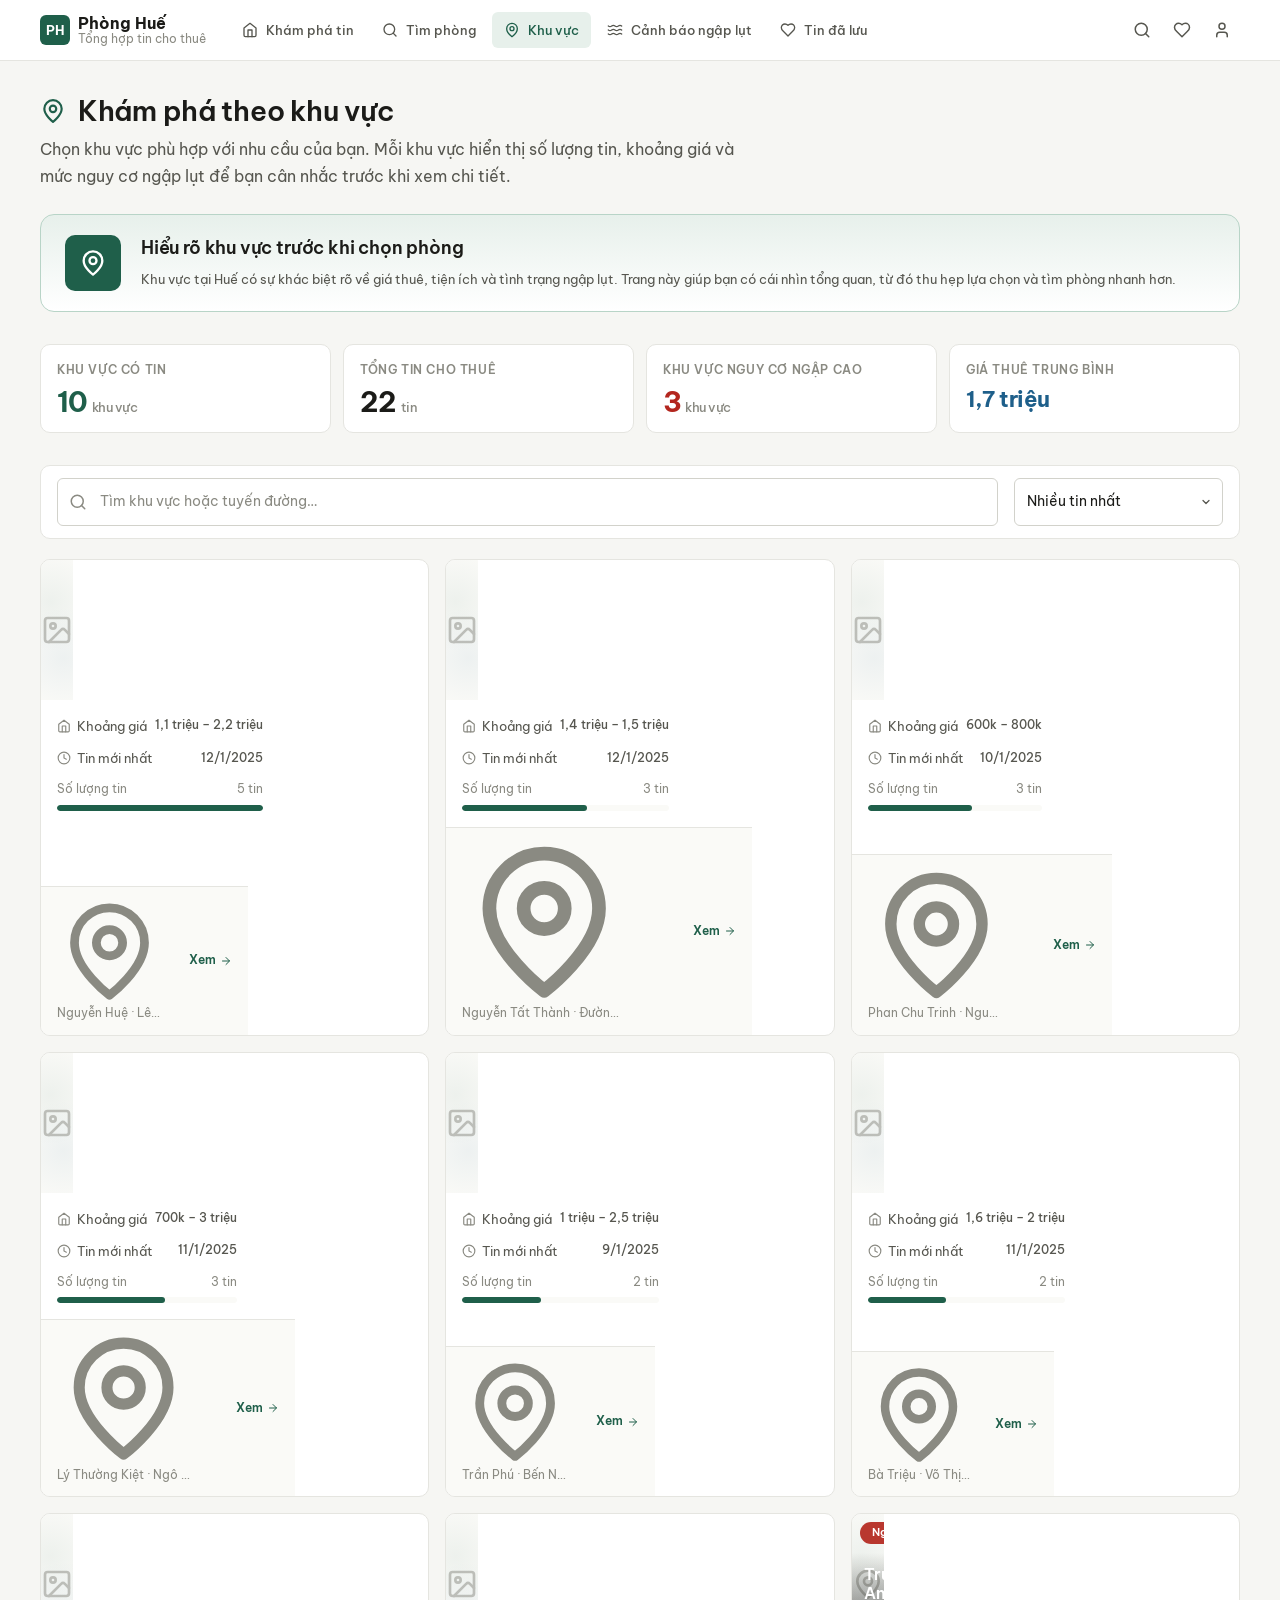
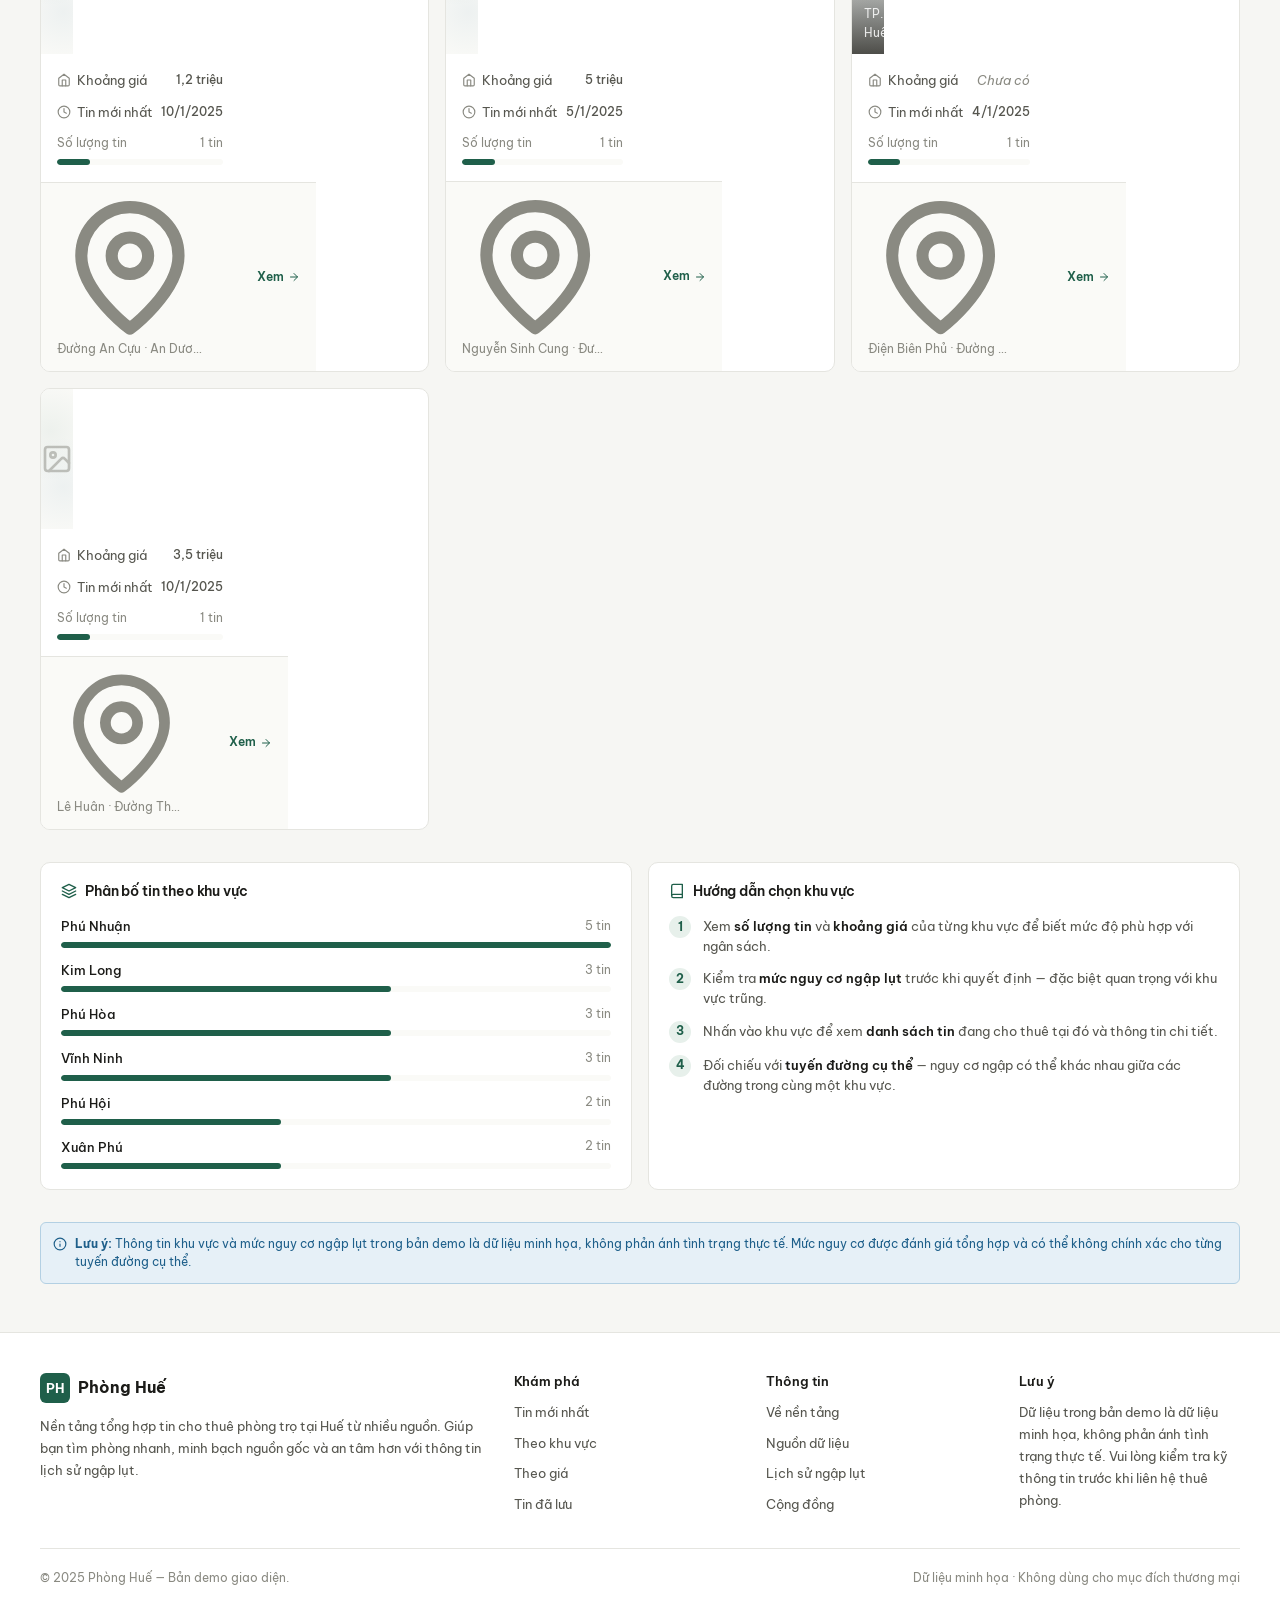
<file: templates/areas.html>
<!DOCTYPE html>
<html lang="vi">
<head>
<meta charset="UTF-8" />
<meta name="viewport" content="width=device-width, initial-scale=1.0" />
<title>Khu vực — Phòng Huế</title>

<link rel="preconnect" href="https://fonts.googleapis.com" />
<link rel="preconnect" href="https://fonts.gstatic.com" crossorigin />
<link href="https://fonts.googleapis.com/css2?family=Be+Vietnam+Pro:wght@400;500;600;700&display=swap" rel="stylesheet" />

<style>
/* =====================================================================
   LAYOUT CHUNG (rút gọn)
   ===================================================================== */
*,*::before,*::after{box-sizing:border-box}
*{margin:0;padding:0}
html{scroll-behavior:smooth}
html,body{height:100%}
body{-webkit-font-smoothing:antialiased;text-rendering:optimizeLegibility}
img,svg{display:block;max-width:100%}
input,button,textarea,select{font:inherit;color:inherit}
button{background:none;border:none;cursor:pointer}
a{color:inherit;text-decoration:none}
ul,ol{list-style:none}

:root{
  --color-bg:#f6f6f3;--color-surface:#fff;--color-surface-alt:#fafaf7;--color-surface-sunken:#f0f0eb;
  --color-border:#e5e5e0;--color-border-strong:#d2d2cb;--color-border-focus:#1f5f4a;
  --color-text:#1b1b18;--color-text-secondary:#56564f;--color-text-muted:#8a8a82;--color-text-inverse:#fff;
  --color-primary:#1f5f4a;--color-primary-hover:#174a39;--color-primary-soft:#e7f0eb;--color-primary-border:#b8d4c7;
  --color-accent:#b45309;--color-accent-soft:#fdf2e3;
  --color-danger:#b3261e;--color-danger-hover:#8f1e17;--color-danger-soft:#fbeae8;--color-danger-border:#e8b5b0;
  --color-warning:#a16207;--color-warning-soft:#fdf4dc;--color-warning-border:#e8d29a;
  --color-info:#1e5f8a;--color-info-soft:#e6f0f7;--color-info-border:#b3d0e3;
  --color-success:#166534;--color-success-soft:#e8f5ee;--color-success-border:#b3d9c4;
  --font-sans:'Be Vietnam Pro',-apple-system,BlinkMacSystemFont,'Segoe UI',Roboto,sans-serif;
  --fs-xs:.75rem;--fs-sm:.8125rem;--fs-base:.875rem;--fs-md:1rem;--fs-lg:1.125rem;--fs-xl:1.375rem;--fs-2xl:1.75rem;--fs-3xl:2.125rem;
  --fw-regular:400;--fw-medium:500;--fw-semibold:600;--fw-bold:700;
  --lh-tight:1.25;--lh-snug:1.4;--lh-normal:1.55;--lh-relaxed:1.7;
  --space-1:.25rem;--space-2:.5rem;--space-3:.75rem;--space-4:1rem;--space-5:1.25rem;--space-6:1.5rem;--space-8:2rem;--space-10:2.5rem;--space-12:3rem;
  --radius-xs:3px;--radius-sm:4px;--radius:6px;--radius-md:10px;--radius-lg:14px;--radius-full:999px;
  --shadow-xs:0 1px 2px rgba(20,20,15,.04);--shadow-sm:0 1px 3px rgba(20,20,15,.06);--shadow:0 2px 8px rgba(20,20,15,.06);--shadow-md:0 6px 24px rgba(20,20,15,.10);--shadow-lg:0 12px 40px rgba(20,20,15,.14);
  --container-max:1240px;--header-height:60px;--sidebar-width:300px;
  --t-fast:.12s ease;--t-base:.18s ease;--t-slow:.3s ease;
  --z-header:50;--z-modal:100;--z-toast:200;
}

body{font-family:var(--font-sans);font-size:var(--fs-base);line-height:var(--lh-normal);color:var(--color-text);background:var(--color-bg);min-height:100vh}
h1,h2,h3,h4{font-weight:var(--fw-semibold);line-height:var(--lh-tight);color:var(--color-text);letter-spacing:-.01em}
h1{font-size:var(--fs-2xl)}h2{font-size:var(--fs-xl)}h3{font-size:var(--fs-lg)}h4{font-size:var(--fs-md)}
p{line-height:var(--lh-relaxed)}
::selection{background:var(--color-primary-soft);color:var(--color-primary)}
:focus-visible{outline:2px solid var(--color-border-focus);outline-offset:2px;border-radius:var(--radius-xs)}

.app-shell{display:flex;flex-direction:column;min-height:100vh}
.page-content{flex:1;padding:var(--space-8) 0 var(--space-12)}
.container{width:100%;max-width:var(--container-max);margin:0 auto;padding:0 var(--space-5)}

/* HEADER */
.site-header{position:sticky;top:0;z-index:var(--z-header);background:var(--color-surface);border-bottom:1px solid var(--color-border)}
.header-inner{display:flex;align-items:center;gap:var(--space-6);height:var(--header-height);max-width:var(--container-max);margin:0 auto;padding:0 var(--space-5)}
.logo{display:flex;align-items:center;gap:var(--space-2);font-weight:var(--fw-bold);font-size:var(--fs-md);flex-shrink:0}
.logo-mark{width:30px;height:30px;border-radius:var(--radius);background:var(--color-primary);color:var(--color-text-inverse);display:grid;place-items:center;font-weight:var(--fw-bold);font-size:var(--fs-sm);flex-shrink:0}
.logo-text{display:flex;flex-direction:column;line-height:1.1}
.logo-sub{font-size:var(--fs-xs);color:var(--color-text-muted);font-weight:var(--fw-regular)}
.main-nav{display:flex;align-items:center;gap:var(--space-1);flex:1;min-width:0}
.nav-link{padding:var(--space-2) var(--space-3);font-size:var(--fs-sm);font-weight:var(--fw-medium);color:var(--color-text-secondary);border-radius:var(--radius);display:inline-flex;align-items:center;gap:var(--space-2);transition:background var(--t-fast),color var(--t-fast);white-space:nowrap}
.nav-link:hover{background:var(--color-surface-alt);color:var(--color-text)}
.nav-link.active{color:var(--color-primary);background:var(--color-primary-soft)}
.nav-link .icon{width:16px;height:16px;flex-shrink:0}
.nav-link .badge-count{min-width:18px;height:18px;padding:0 5px;background:var(--color-danger);color:var(--color-text-inverse);font-size:10px;font-weight:var(--fw-semibold);border-radius:var(--radius-full);display:inline-grid;place-items:center;line-height:1}
.header-actions{display:flex;align-items:center;gap:var(--space-1);flex-shrink:0}
.icon-btn{position:relative;width:36px;height:36px;display:grid;place-items:center;border-radius:var(--radius);color:var(--color-text-secondary);transition:background var(--t-fast),color var(--t-fast)}
.icon-btn:hover{background:var(--color-surface-alt);color:var(--color-text)}
.icon-btn .icon{width:18px;height:18px}
.icon-btn .badge-count{position:absolute;top:2px;right:2px;min-width:16px;height:16px;padding:0 4px;background:var(--color-danger);color:var(--color-text-inverse);font-size:10px;font-weight:var(--fw-semibold);border-radius:var(--radius-full);display:grid;place-items:center;line-height:1}
.menu-toggle{display:none}

/* FOOTER */
.site-footer{background:var(--color-surface);border-top:1px solid var(--color-border);padding:var(--space-10) 0 var(--space-6);margin-top:auto}
.footer-grid{display:grid;grid-template-columns:2fr 1fr 1fr 1fr;gap:var(--space-8);margin-bottom:var(--space-8)}
.footer-col h4{font-size:var(--fs-sm);font-weight:var(--fw-semibold);margin-bottom:var(--space-3)}
.footer-col p,.footer-col a{font-size:var(--fs-sm);color:var(--color-text-secondary);line-height:var(--lh-relaxed)}
.footer-col ul{display:flex;flex-direction:column;gap:var(--space-2)}
.footer-col a:hover{color:var(--color-primary)}
.footer-brand{display:flex;align-items:center;gap:var(--space-2);margin-bottom:var(--space-3);font-weight:var(--fw-bold);font-size:var(--fs-md)}
.footer-bottom{padding-top:var(--space-5);border-top:1px solid var(--color-border);display:flex;justify-content:space-between;align-items:center;gap:var(--space-4);flex-wrap:wrap;font-size:var(--fs-xs);color:var(--color-text-muted)}

/* BUTTONS */
.btn{display:inline-flex;align-items:center;justify-content:center;gap:var(--space-2);padding:var(--space-3) var(--space-5);border-radius:var(--radius);font-size:var(--fs-base);font-weight:var(--fw-medium);line-height:1.2;border:1px solid transparent;cursor:pointer;transition:background var(--t-fast),border-color var(--t-fast),color var(--t-fast);white-space:nowrap;text-align:center;user-select:none}
.btn .icon{width:16px;height:16px;flex-shrink:0}
.btn-primary{background:var(--color-primary);color:var(--color-text-inverse)}
.btn-primary:hover{background:var(--color-primary-hover)}
.btn-outline{border-color:var(--color-border-strong);background:var(--color-surface);color:var(--color-text)}
.btn-outline:hover{background:var(--color-surface-alt);border-color:var(--color-text-muted)}
.btn-ghost{color:var(--color-text-secondary);background:transparent}
.btn-ghost:hover{background:var(--color-surface-alt);color:var(--color-text)}
.btn-sm{padding:var(--space-2) var(--space-3);font-size:var(--fs-sm)}
.btn-sm .icon{width:14px;height:14px}
.btn-block{width:100%}

/* FORM */
.input,.select{width:100%;padding:var(--space-3);border:1px solid var(--color-border-strong);border-radius:var(--radius);font-size:var(--fs-base);background:var(--color-surface);color:var(--color-text);transition:border-color var(--t-fast),box-shadow var(--t-fast)}
.input:focus,.select:focus{outline:none;border-color:var(--color-primary);box-shadow:0 0 0 3px var(--color-primary-soft)}
.input::placeholder{color:var(--color-text-muted)}
.select{appearance:none;background-image:url("data:image/svg+xml;charset=utf8,%3Csvg xmlns='http://www.w3.org/2000/svg' width='12' height='12' viewBox='0 0 24 24' fill='none' stroke='%2356564f' stroke-width='2.5' stroke-linecap='round' stroke-linejoin='round'%3E%3Cpolyline points='6 9 12 15 18 9'/%3E%3C/svg%3E");background-repeat:no-repeat;background-position:right 10px center;padding-right:32px;cursor:pointer}
.input-with-icon{position:relative;display:flex;align-items:center}
.input-with-icon .icon{position:absolute;left:var(--space-3);width:18px;height:18px;color:var(--color-text-muted);pointer-events:none}
.input-with-icon .input{padding-left:42px}

/* CARD */
.card{background:var(--color-surface);border:1px solid var(--color-border);border-radius:var(--radius-md);overflow:hidden}
.card-padded{padding:var(--space-5)}

/* BADGES */
.badge{display:inline-flex;align-items:center;gap:4px;font-size:var(--fs-xs);font-weight:var(--fw-medium);padding:2px 8px;border-radius:var(--radius-full);background:var(--color-surface-alt);color:var(--color-text-secondary);border:1px solid var(--color-border);white-space:nowrap;line-height:1.5}
.badge .icon{width:12px;height:12px;flex-shrink:0}
.badge-primary{background:var(--color-primary-soft);color:var(--color-primary);border-color:var(--color-primary-border)}
.badge-success{background:var(--color-success-soft);color:var(--color-success);border-color:var(--color-success-border)}
.badge-warning{background:var(--color-warning-soft);color:var(--color-warning);border-color:var(--color-warning-border)}
.badge-danger{background:var(--color-danger-soft);color:var(--color-danger);border-color:var(--color-danger-border)}
.badge-info{background:var(--color-info-soft);color:var(--color-info);border-color:var(--color-info-border)}
.tag{display:inline-flex;align-items:center;gap:4px;font-size:var(--fs-xs);padding:2px 8px;border-radius:var(--radius-full);background:var(--color-surface-alt);color:var(--color-text-secondary);border:1px solid var(--color-border);font-weight:var(--fw-medium);white-space:nowrap}
.tag .icon{width:12px;height:12px;flex-shrink:0}
.chip{display:inline-flex;align-items:center;gap:var(--space-2);padding:6px 12px;border-radius:var(--radius-full);border:1px solid var(--color-border-strong);background:var(--color-surface);color:var(--color-text-secondary);font-size:var(--fs-sm);font-weight:var(--fw-medium);cursor:pointer;transition:background var(--t-fast),border-color var(--t-fast),color var(--t-fast);user-select:none;white-space:nowrap}
.chip:hover{border-color:var(--color-text-muted);color:var(--color-text)}
.chip.active{background:var(--color-primary);border-color:var(--color-primary);color:var(--color-text-inverse)}
.chip .icon{width:14px;height:14px;flex-shrink:0}

/* TOAST */
.toast-container{position:fixed;bottom:var(--space-5);right:var(--space-5);z-index:var(--z-toast);display:flex;flex-direction:column;gap:var(--space-2);pointer-events:none;max-width:360px}
.toast{background:var(--color-text);color:var(--color-text-inverse);padding:var(--space-3) var(--space-4);border-radius:var(--radius);font-size:var(--fs-sm);font-weight:var(--fw-medium);box-shadow:var(--shadow-md);display:flex;align-items:center;gap:var(--space-2);pointer-events:auto;animation:toastIn var(--t-base) ease;line-height:1.4}
.toast .icon{width:16px;height:16px;flex-shrink:0}
.toast-success{background:var(--color-success)}
.toast-error{background:var(--color-danger)}
.toast-warning{background:var(--color-warning)}
.toast-info{background:var(--color-info)}
.toast.leaving{opacity:0;transform:translateY(8px);transition:opacity var(--t-base),transform var(--t-base)}
@keyframes toastIn{from{transform:translateY(8px);opacity:0}to{transform:translateY(0);opacity:1}}

/* MODAL */
.modal-overlay{position:fixed;inset:0;background:rgba(20,20,15,.5);display:grid;place-items:center;padding:var(--space-4);z-index:var(--z-modal);animation:fadeIn var(--t-base);overflow-y:auto}
.modal{background:var(--color-surface);border-radius:var(--radius-lg);max-width:720px;width:100%;max-height:90vh;overflow:auto;box-shadow:var(--shadow-lg);animation:slideUp var(--t-base) ease;margin:auto}
.modal-lg{max-width:900px}
.modal-header{display:flex;align-items:flex-start;justify-content:space-between;gap:var(--space-4);padding:var(--space-5) var(--space-6);border-bottom:1px solid var(--color-border);position:sticky;top:0;background:var(--color-surface);z-index:1}
.modal-header h2{font-size:var(--fs-lg)}
.modal-subtitle{font-size:var(--fs-sm);color:var(--color-text-muted);margin-top:2px}
.modal-close{width:32px;height:32px;display:grid;place-items:center;border-radius:var(--radius);color:var(--color-text-muted);flex-shrink:0}
.modal-close:hover{background:var(--color-surface-alt);color:var(--color-text)}
.modal-body{padding:var(--space-6)}
.modal-footer{padding:var(--space-4) var(--space-6);border-top:1px solid var(--color-border);display:flex;justify-content:flex-end;gap:var(--space-2);flex-wrap:wrap}
@keyframes fadeIn{from{opacity:0}to{opacity:1}}
@keyframes slideUp{from{transform:translateY(12px);opacity:0}to{transform:translateY(0);opacity:1}}

/* STATE */
.state-block{text-align:center;padding:var(--space-12) var(--space-6);background:var(--color-surface);border:1px dashed var(--color-border-strong);border-radius:var(--radius-md)}
.state-block .state-icon{width:44px;height:44px;color:var(--color-text-muted);margin:0 auto var(--space-4);opacity:.7}
.state-block h3{font-size:var(--fs-md);margin-bottom:var(--space-2)}
.state-block p{color:var(--color-text-muted);font-size:var(--fs-sm);margin-bottom:var(--space-5);max-width:420px;margin-left:auto;margin-right:auto}

/* UTILITIES */
.text-muted{color:var(--color-text-muted)}
.text-secondary{color:var(--color-text-secondary)}
.text-primary{color:var(--color-primary)}
.text-danger{color:var(--color-danger)}
.text-warning{color:var(--color-warning)}
.text-success{color:var(--color-success)}
.text-xs{font-size:var(--fs-xs)}
.text-sm{font-size:var(--fs-sm)}
.fw-medium{font-weight:var(--fw-medium)}
.fw-semibold{font-weight:var(--fw-semibold)}
.flex{display:flex}
.flex-wrap{flex-wrap:wrap}
.items-center{align-items:center}
.justify-between{justify-content:space-between}
.gap-2{gap:var(--space-2)}
.gap-3{gap:var(--space-3)}
.gap-4{gap:var(--space-4)}
.mt-2{margin-top:var(--space-2)}
.mt-3{margin-top:var(--space-3)}
.mt-4{margin-top:var(--space-4)}
.mb-3{margin-bottom:var(--space-3)}
.mb-4{margin-bottom:var(--space-4)}
.mb-5{margin-bottom:var(--space-5)}
.hidden{display:none!important}

/* =====================================================================
   PAGE: AREAS — style riêng
   ===================================================================== */

/* Page header */
.areas-header{
  margin-bottom:var(--space-6);
}
.areas-header h1{
  font-size:var(--fs-2xl);
  margin-bottom:var(--space-2);
  display:flex;
  align-items:center;
  gap:var(--space-3);
}
.areas-header h1 .icon{width:26px;height:26px;color:var(--color-primary);flex-shrink:0}
.areas-header p{color:var(--color-text-secondary);font-size:var(--fs-md);max-width:720px}

/* Intro banner */
.areas-intro{
  background:linear-gradient(180deg,var(--color-primary-soft) 0%,var(--color-surface) 100%);
  border:1px solid var(--color-primary-border);
  border-radius:var(--radius-lg);
  padding:var(--space-5) var(--space-6);
  margin-bottom:var(--space-8);
  display:grid;
  grid-template-columns:auto 1fr;
  gap:var(--space-5);
  align-items:center;
}
.areas-intro-icon{
  width:56px;height:56px;
  border-radius:var(--radius-md);
  background:var(--color-primary);
  color:var(--color-text-inverse);
  display:grid;
  place-items:center;
  flex-shrink:0;
}
.areas-intro-icon .icon{width:28px;height:28px}
.areas-intro h2{font-size:var(--fs-lg);margin-bottom:var(--space-2)}
.areas-intro p{font-size:var(--fs-sm);color:var(--color-text-secondary);line-height:var(--lh-relaxed)}

/* Stats overview */
.areas-stats{
  display:grid;
  grid-template-columns:repeat(4,1fr);
  gap:var(--space-3);
  margin-bottom:var(--space-8);
}
.area-stat{
  background:var(--color-surface);
  border:1px solid var(--color-border);
  border-radius:var(--radius-md);
  padding:var(--space-4);
}
.area-stat-label{
  font-size:var(--fs-xs);
  color:var(--color-text-muted);
  text-transform:uppercase;
  letter-spacing:.05em;
  font-weight:var(--fw-semibold);
  margin-bottom:var(--space-2);
  display:block;
}
.area-stat-value{
  font-size:var(--fs-2xl);
  font-weight:var(--fw-bold);
  color:var(--color-text);
  letter-spacing:-.02em;
  line-height:1;
  display:flex;
  align-items:baseline;
  gap:4px;
}
.area-stat-unit{font-size:var(--fs-sm);font-weight:var(--fw-medium);color:var(--color-text-muted)}
.area-stat.primary .area-stat-value{color:var(--color-primary)}
.area-stat.danger .area-stat-value{color:var(--color-danger)}
.area-stat.warning .area-stat-value{color:var(--color-warning)}
.area-stat.info .area-stat-value{color:var(--color-info)}

/* Toolbar */
.areas-toolbar{
  display:flex;
  align-items:center;
  justify-content:space-between;
  gap:var(--space-4);
  padding:var(--space-3) var(--space-4);
  background:var(--color-surface);
  border:1px solid var(--color-border);
  border-radius:var(--radius-md);
  margin-bottom:var(--space-5);
  flex-wrap:wrap;
}
.areas-toolbar .search-wrap{flex:1;min-width:220px}
.areas-toolbar .toolbar-right{display:flex;align-items:center;gap:var(--space-3);flex-wrap:wrap}

/* Area grid */
.areas-grid{
  display:grid;
  grid-template-columns:repeat(3,1fr);
  gap:var(--space-4);
  margin-bottom:var(--space-8);
}
.area-card{
  background:var(--color-surface);
  border:1px solid var(--color-border);
  border-radius:var(--radius-md);
  overflow:hidden;
  cursor:pointer;
  transition:border-color var(--t-fast),box-shadow var(--t-fast),transform var(--t-fast);
  display:flex;
  flex-direction:column;
  text-align:left;
  position:relative;
}
.area-card:hover{
  border-color:var(--color-border-strong);
  box-shadow:var(--shadow-md);
  transform:translateY(-2px);
}
.area-card:focus-visible{outline:2px solid var(--color-primary);outline-offset:2px}

/* Media */
.area-media{
  position:relative;
  height:140px;
  background:linear-gradient(135deg,var(--color-surface-alt) 0%,var(--color-surface-sunken) 100%);
  overflow:hidden;
}
.area-media img{
  width:100%;height:100%;object-fit:cover;
  position:absolute;inset:0;
  transition:transform var(--t-slow);
}
.area-card:hover .area-media img{transform:scale(1.04)}
.area-media-placeholder{
  width:100%;height:100%;
  display:grid;place-items:center;
  color:var(--color-text-muted);
  background:
    radial-gradient(circle at 30% 30%,rgba(31,95,74,.06) 0%,transparent 50%),
    radial-gradient(circle at 70% 70%,rgba(30,95,138,.06) 0%,transparent 50%),
    var(--color-surface-alt);
}
.area-media-placeholder .icon{width:32px;height:32px;opacity:.5}
.area-media-overlay{
  position:absolute;
  top:var(--space-2);
  left:var(--space-2);
  right:var(--space-2);
  display:flex;
  justify-content:space-between;
  gap:var(--space-2);
  z-index:1;
}
.area-media-bottom{
  position:absolute;
  bottom:0;left:0;right:0;
  padding:var(--space-3);
  background:linear-gradient(180deg,transparent 0%,rgba(20,20,15,.75) 100%);
  color:#fff;
  z-index:1;
}
.area-media-bottom .area-name{
  font-size:var(--fs-md);
  font-weight:var(--fw-semibold);
  line-height:1.2;
  margin-bottom:2px;
}
.area-media-bottom .area-district{
  font-size:var(--fs-xs);
  opacity:.85;
}

/* Body */
.area-body{
  padding:var(--space-4);
  display:flex;
  flex-direction:column;
  gap:var(--space-3);
  flex:1;
}
.area-info-row{
  display:flex;
  align-items:center;
  justify-content:space-between;
  gap:var(--space-2);
  font-size:var(--fs-sm);
}
.area-info-row .label{
  color:var(--color-text-secondary);
  display:inline-flex;
  align-items:center;
  gap:6px;
}
.area-info-row .label .icon{width:14px;height:14px;color:var(--color-text-muted)}
.area-info-row .value{
  font-weight:var(--fw-semibold);
  color:var(--color-text);
}
.area-info-row .value.range{
  font-weight:var(--fw-medium);
  font-size:var(--fs-xs);
  color:var(--color-text-secondary);
}
.area-info-row .value.muted{color:var(--color-text-muted);font-weight:var(--fw-regular);font-style:italic}

/* Progress bar for listings */
.area-progress{
  display:flex;
  flex-direction:column;
  gap:6px;
}
.area-progress-head{
  display:flex;
  justify-content:space-between;
  font-size:var(--fs-xs);
  color:var(--color-text-muted);
}
.area-progress-bar{
  height:6px;
  background:var(--color-surface-alt);
  border-radius:var(--radius-full);
  overflow:hidden;
}
.area-progress-fill{
  height:100%;
  background:var(--color-primary);
  border-radius:var(--radius-full);
  transition:width var(--t-slow);
}

/* Footer */
.area-footer{
  padding:var(--space-3) var(--space-4);
  border-top:1px solid var(--color-border);
  display:flex;
  align-items:center;
  justify-content:space-between;
  gap:var(--space-2);
  background:var(--color-surface-alt);
  font-size:var(--fs-xs);
  color:var(--color-text-muted);
}
.area-footer .streets{
  overflow:hidden;
  text-overflow:ellipsis;
  white-space:nowrap;
  max-width:60%;
}
.area-footer .cta{
  color:var(--color-primary);
  font-weight:var(--fw-semibold);
  display:inline-flex;
  align-items:center;
  gap:4px;
}
.area-footer .cta .icon{width:12px;height:12px}

/* Risk pills */
.risk-pill{
  display:inline-flex;
  align-items:center;
  gap:4px;
  font-size:11px;
  font-weight:var(--fw-semibold);
  padding:3px 8px;
  border-radius:var(--radius-full);
  white-space:nowrap;
  line-height:1.4;
  backdrop-filter:blur(6px);
}
.risk-pill .icon{width:12px;height:12px}
.risk-pill.risk-high{background:rgba(179,38,30,.92);color:#fff}
.risk-pill.risk-medium{background:rgba(161,98,7,.92);color:#fff}
.risk-pill.risk-low{background:rgba(30,95,138,.92);color:#fff}
.risk-pill.risk-unknown{background:rgba(255,255,255,.92);color:var(--color-text-muted);border:1px solid var(--color-border)}
.listing-pill{
  display:inline-flex;
  align-items:center;
  gap:4px;
  font-size:11px;
  font-weight:var(--fw-semibold);
  padding:3px 8px;
  border-radius:var(--radius-full);
  background:rgba(255,255,255,.92);
  color:var(--color-primary);
  backdrop-filter:blur(6px);
  white-space:nowrap;
  line-height:1.4;
}
.listing-pill .icon{width:12px;height:12px}

/* Sidebar (bổ trợ) */
.areas-aside{
  display:grid;
  grid-template-columns:repeat(2,1fr);
  gap:var(--space-4);
  margin-bottom:var(--space-8);
}
.aside-card{
  background:var(--color-surface);
  border:1px solid var(--color-border);
  border-radius:var(--radius-md);
  padding:var(--space-5);
}
.aside-card h3{
  font-size:var(--fs-base);
  font-weight:var(--fw-semibold);
  margin-bottom:var(--space-4);
  display:flex;
  align-items:center;
  gap:var(--space-2);
}
.aside-card h3 .icon{width:16px;height:16px;color:var(--color-primary);flex-shrink:0}

.district-list{display:flex;flex-direction:column;gap:var(--space-3)}
.district-item{display:flex;flex-direction:column;gap:6px}
.district-item-head{
  display:flex;
  align-items:center;
  justify-content:space-between;
  font-size:var(--fs-sm);
}
.district-item-head .name{color:var(--color-text);font-weight:var(--fw-medium)}
.district-item-head .count{color:var(--color-text-muted);font-size:var(--fs-xs);font-variant-numeric:tabular-nums}
.district-bar{
  height:6px;
  background:var(--color-surface-alt);
  border-radius:var(--radius-full);
  overflow:hidden;
}
.district-bar-fill{
  height:100%;
  border-radius:var(--radius-full);
  background:var(--color-primary);
  transition:width var(--t-slow);
}

/* Guide list */
.guide-list{
  display:flex;
  flex-direction:column;
  gap:var(--space-3);
  font-size:var(--fs-sm);
  color:var(--color-text-secondary);
}
.guide-item{display:flex;gap:var(--space-3);align-items:flex-start;line-height:1.55}
.guide-num{
  width:22px;height:22px;border-radius:50%;
  background:var(--color-primary-soft);color:var(--color-primary);
  display:grid;place-items:center;flex-shrink:0;
  font-size:var(--fs-xs);font-weight:var(--fw-bold);
}
.guide-item strong{color:var(--color-text);font-weight:var(--fw-semibold)}

/* Listing preview trong modal */
.listings-preview{
  display:flex;
  flex-direction:column;
  gap:var(--space-3);
}
.preview-card{
  display:grid;
  grid-template-columns:80px 1fr;
  gap:var(--space-3);
  padding:var(--space-3);
  background:var(--color-surface-alt);
  border:1px solid var(--color-border);
  border-radius:var(--radius);
  cursor:pointer;
  transition:border-color var(--t-fast),background var(--t-fast);
}
.preview-card:hover{border-color:var(--color-primary-border);background:var(--color-primary-soft)}
.preview-media{
  width:80px;height:80px;
  border-radius:var(--radius-sm);
  overflow:hidden;
  background:var(--color-surface-sunken);
  position:relative;
  flex-shrink:0;
}
.preview-media img{width:100%;height:100%;object-fit:cover}
.preview-media .media-placeholder{min-height:80px;font-size:10px}
.preview-media .media-placeholder .icon{width:20px;height:20px}
.preview-body{display:flex;flex-direction:column;gap:4px;min-width:0}
.preview-title{
  font-size:var(--fs-sm);
  font-weight:var(--fw-semibold);
  color:var(--color-text);
  display:-webkit-box;
  -webkit-line-clamp:2;
  -webkit-box-orient:vertical;
  overflow:hidden;
}
.preview-price{font-size:var(--fs-sm);font-weight:var(--fw-bold);color:var(--color-primary)}
.preview-price.unknown{color:var(--color-text-muted);font-style:italic;font-weight:var(--fw-medium)}
.preview-meta{
  font-size:var(--fs-xs);
  color:var(--color-text-muted);
  display:flex;
  gap:var(--space-2);
  flex-wrap:wrap;
}

/* Modal section */
.modal-section{margin-bottom:var(--space-5)}
.modal-section:last-child{margin-bottom:0}
.modal-section h4{
  font-size:var(--fs-xs);
  font-weight:var(--fw-semibold);
  text-transform:uppercase;
  letter-spacing:.05em;
  color:var(--color-text-muted);
  margin-bottom:var(--space-3);
  display:flex;
  align-items:center;
  gap:var(--space-2);
}
.modal-section h4 .icon{width:14px;height:14px}

.fact-grid{
  display:grid;
  grid-template-columns:repeat(auto-fit,minmax(140px,1fr));
  gap:var(--space-3);
}
.fact-item{
  padding:var(--space-3);
  background:var(--color-surface-alt);
  border:1px solid var(--color-border);
  border-radius:var(--radius);
}
.fact-label{font-size:var(--fs-xs);color:var(--color-text-muted);margin-bottom:2px}
.fact-value{font-size:var(--fs-sm);font-weight:var(--fw-semibold);color:var(--color-text)}

/* Street list */
.street-list{
  display:flex;
  flex-wrap:wrap;
  gap:6px;
}
.street-chip{
  display:inline-flex;
  align-items:center;
  gap:4px;
  font-size:var(--fs-xs);
  padding:4px 10px;
  border-radius:var(--radius-full);
  background:var(--color-surface-alt);
  color:var(--color-text-secondary);
  border:1px solid var(--color-border);
  font-weight:var(--fw-medium);
}
.street-chip .icon{width:12px;height:12px}

/* Note */
.note-info{
  display:flex;
  align-items:flex-start;
  gap:var(--space-2);
  padding:var(--space-3);
  background:var(--color-info-soft);
  border:1px solid var(--color-info-border);
  border-radius:var(--radius);
  font-size:var(--fs-xs);
  color:var(--color-info);
  line-height:1.5;
}
.note-info .icon{width:14px;height:14px;flex-shrink:0;margin-top:2px}

/* RESPONSIVE */
@media (max-width:1024px){
  .areas-grid{grid-template-columns:repeat(2,1fr)}
  .areas-stats{grid-template-columns:repeat(2,1fr)}
  .footer-grid{grid-template-columns:1fr 1fr}
}
@media (max-width:768px){
  .container{padding:0 var(--space-4)}
  .main-nav{display:none}
  .menu-toggle{display:grid}
  .header-inner{gap:var(--space-3);padding:0 var(--space-4)}
  .logo-sub{display:none}
  .header-actions .desktop-only{display:none}
  .page-content{padding:var(--space-6) 0 var(--space-10)}
  .footer-grid{grid-template-columns:1fr;gap:var(--space-6)}
  .footer-bottom{flex-direction:column;align-items:flex-start}
  .areas-grid{grid-template-columns:1fr}
  .areas-aside{grid-template-columns:1fr}
  .areas-intro{grid-template-columns:1fr;text-align:center;padding:var(--space-5)}
  .areas-intro-icon{margin:0 auto}
  .areas-toolbar{flex-direction:column;align-items:stretch}
  .areas-toolbar .toolbar-right{justify-content:space-between}
  .toast-container{left:var(--space-4);right:var(--space-4);bottom:var(--space-4);max-width:none}
  .modal-overlay{padding:0;align-items:flex-end}
  .modal{max-width:100%;border-radius:var(--radius-lg) var(--radius-lg) 0 0;max-height:92vh}
  .modal-body{padding:var(--space-5)}
}
@media (max-width:480px){
  :root{--fs-3xl:1.75rem;--fs-2xl:1.5rem;--fs-xl:1.25rem}
  .areas-stats{grid-template-columns:1fr}
  .btn{padding:var(--space-2) var(--space-4)}
}
</style>
</head>
<body>

<div id="app" class="app-shell">

  <!-- HEADER -->
  <header class="site-header">
    <div class="header-inner">
      <a href="#" class="logo">
        <span class="logo-mark">PH</span>
        <span class="logo-text">Phòng Huế<span class="logo-sub">Tổng hợp tin cho thuê</span></span>
      </a>
      <nav class="main-nav">
        <a href="#" class="nav-link"><svg class="icon" viewBox="0 0 24 24" fill="none" stroke="currentColor" stroke-width="2" stroke-linecap="round" stroke-linejoin="round"><path d="m3 9 9-7 9 7v11a2 2 0 0 1-2 2H5a2 2 0 0 1-2-2z"/><polyline points="9 22 9 12 15 12 15 22"/></svg> Khám phá tin</a>
        <a href="#" class="nav-link"><svg class="icon" viewBox="0 0 24 24" fill="none" stroke="currentColor" stroke-width="2" stroke-linecap="round" stroke-linejoin="round"><circle cx="11" cy="11" r="8"/><path d="m21 21-4.3-4.3"/></svg> Tìm phòng</a>
        <a href="#" class="nav-link active"><svg class="icon" viewBox="0 0 24 24" fill="none" stroke="currentColor" stroke-width="2" stroke-linecap="round" stroke-linejoin="round"><path d="M20 10c0 6-8 12-8 12s-8-6-8-12a8 8 0 0 1 16 0Z"/><circle cx="12" cy="10" r="3"/></svg> Khu vực</a>
        <a href="#" class="nav-link"><svg class="icon" viewBox="0 0 24 24" fill="none" stroke="currentColor" stroke-width="2" stroke-linecap="round" stroke-linejoin="round"><path d="M2 6c.6.5 1.2 1 2.5 1C7 7 7 5 9.5 5c2.6 0 2.4 2 5 2 2.5 0 2.5-2 5-2 1.3 0 1.9.5 2.5 1"/><path d="M2 12c.6.5 1.2 1 2.5 1 2.5 0 2.5-2 5-2 2.6 0 2.4 2 5 2 2.5 0 2.5-2 5-2 1.3 0 1.9.5 2.5 1"/><path d="M2 18c.6.5 1.2 1 2.5 1 2.5 0 2.5-2 5-2 2.6 0 2.4 2 5 2 2.5 0 2.5-2 5-2 1.3 0 1.9.5 2.5 1"/></svg> Cảnh báo ngập lụt</a>
        <a href="#" class="nav-link"><svg class="icon" viewBox="0 0 24 24" fill="none" stroke="currentColor" stroke-width="2" stroke-linecap="round" stroke-linejoin="round"><path d="M19 14c1.49-1.46 3-3.21 3-5.5A5.5 5.5 0 0 0 16.5 3c-1.76 0-3 .5-4.5 2-1.5-1.5-2.74-2-4.5-2A5.5 5.5 0 0 0 2 8.5c0 2.3 1.5 4.05 3 5.5l7 7Z"/></svg> Tin đã lưu</a>
      </nav>
      <div class="header-actions">
        <button class="icon-btn desktop-only" aria-label="Tìm kiếm"><svg class="icon" viewBox="0 0 24 24" fill="none" stroke="currentColor" stroke-width="2" stroke-linecap="round" stroke-linejoin="round"><circle cx="11" cy="11" r="8"/><path d="m21 21-4.3-4.3"/></svg></button>
        <button class="icon-btn desktop-only" aria-label="Tin đã lưu"><svg class="icon" viewBox="0 0 24 24" fill="none" stroke="currentColor" stroke-width="2" stroke-linecap="round" stroke-linejoin="round"><path d="M19 14c1.49-1.46 3-3.21 3-5.5A5.5 5.5 0 0 0 16.5 3c-1.76 0-3 .5-4.5 2-1.5-1.5-2.74-2-4.5-2A5.5 5.5 0 0 0 2 8.5c0 2.3 1.5 4.05 3 5.5l7 7Z"/></svg></button>
        <button class="icon-btn" aria-label="Tài khoản"><svg class="icon" viewBox="0 0 24 24" fill="none" stroke="currentColor" stroke-width="2" stroke-linecap="round" stroke-linejoin="round"><path d="M19 21v-2a4 4 0 0 0-4-4H9a4 4 0 0 0-4 4v2"/><circle cx="12" cy="7" r="4"/></svg></button>
        <button class="icon-btn menu-toggle" aria-label="Menu"><svg class="icon" viewBox="0 0 24 24" fill="none" stroke="currentColor" stroke-width="2" stroke-linecap="round" stroke-linejoin="round"><line x1="4" x2="20" y1="12" y2="12"/><line x1="4" x2="20" y1="6" y2="6"/><line x1="4" x2="20" y1="18" y2="18"/></svg></button>
      </div>
    </div>
  </header>

  <main id="page-content" class="page-content"></main>

  <footer class="site-footer">
    <div class="container">
      <div class="footer-grid">
        <div class="footer-col">
          <div class="footer-brand"><span class="logo-mark">PH</span><span>Phòng Huế</span></div>
          <p>Nền tảng tổng hợp tin cho thuê phòng trọ tại Huế từ nhiều nguồn. Giúp bạn tìm phòng nhanh, minh bạch nguồn gốc và an tâm hơn với thông tin lịch sử ngập lụt.</p>
        </div>
        <div class="footer-col"><h4>Khám phá</h4><ul><li><a href="#">Tin mới nhất</a></li><li><a href="#">Theo khu vực</a></li><li><a href="#">Theo giá</a></li><li><a href="#">Tin đã lưu</a></li></ul></div>
        <div class="footer-col"><h4>Thông tin</h4><ul><li><a href="#">Về nền tảng</a></li><li><a href="#">Nguồn dữ liệu</a></li><li><a href="#">Lịch sử ngập lụt</a></li><li><a href="#">Cộng đồng</a></li></ul></div>
        <div class="footer-col"><h4>Lưu ý</h4><p>Dữ liệu trong bản demo là dữ liệu minh họa, không phản ánh tình trạng thực tế. Vui lòng kiểm tra kỹ thông tin trước khi liên hệ thuê phòng.</p></div>
      </div>
      <div class="footer-bottom">
        <span>© 2025 Phòng Huế — Bản demo giao diện.</span>
        <span>Dữ liệu minh họa · Không dùng cho mục đích thương mại</span>
      </div>
    </div>
  </footer>

</div>

<div id="toast-container" class="toast-container" aria-live="polite"></div>
<div id="modal-root"></div>

<script>
/* =====================================================================
   DATA
   ===================================================================== */
const SOURCES = {
  fb1: { id:'fb1', name:'Nhóm Cho thuê phòng trọ Huế', type:'facebook', url:'#' },
  fb2: { id:'fb2', name:'Phòng trọ sinh viên Huế', type:'facebook', url:'#' },
  fb3: { id:'fb3', name:'Thuê phòng Huế - Giá rẻ', type:'facebook', url:'#' },
  fb4: { id:'fb4', name:'Nhà trọ An Cựu - Huế', type:'facebook', url:'#' },
  fb5: { id:'fb5', name:'Cho thuê phòng khu vực Đại học', type:'facebook', url:'#' },
  web1: { id:'web1', name:'Nhatrohue.vn', type:'website', url:'#' }
};

const LISTINGS = [
  { id:'L001', title:'Phòng trọ mới xây đường Nguyễn Tất Thành, gần ĐH Khoa học', excerpt:'Phòng mới xây, sạch sẽ, có gác lửng, toilet riêng.', price:1500000, area:25, address:'Nguyễn Tất Thành, Phường Kim Long', areaName:'Kim Long', roomType:'Phòng trọ', amenities:['Điều hòa','Nóng lạnh','Gác lửng','WC riêng','Chỗ để xe'], sourceId:'fb1', postedAt:'2025-01-12T09:30:00', collectedAt:'2025-01-12T10:00:00', status:'complete', image:'https://images.unsplash.com/photo-1522708323590-d24dbb6b0267?w=600&q=70', floodRisk:'low', duplicateGroup:null },
  { id:'L002', title:'Cho thuê phòng gần ĐH Sư phạm, có điều hòa', excerpt:'Phòng rộng 20m2, có điều hòa, nóng lạnh, giường, tủ quần áo.', price:1300000, area:20, address:'Đường Lê Lợi, Phường Phú Nhuận', areaName:'Phú Nhuận', roomType:'Phòng trọ', amenities:['Điều hòa','Nóng lạnh','Wifi','Giường','Tủ'], sourceId:'fb2', postedAt:'2025-01-11T15:20:00', collectedAt:'2025-01-11T16:00:00', status:'complete', image:'https://images.unsplash.com/photo-1560448204-e02f11c3d0e2?w=600&q=70', floodRisk:'medium', duplicateGroup:null },
  { id:'L003', title:'Phòng trọ giá rẻ đường Phan Chu Trinh', excerpt:'Phòng nhỏ gọn, phù hợp sinh viên. Có gác, WC chung.', price:800000, area:12, address:'Phan Chu Trinh, Phường Phú Hòa', areaName:'Phú Hòa', roomType:'Phòng trọ', amenities:['Gác','WC chung','Chỗ để xe'], sourceId:'fb3', postedAt:'2025-01-10T08:15:00', collectedAt:'2025-01-10T09:00:00', status:'partial', image:null, floodRisk:'high', duplicateGroup:null },
  { id:'L004', title:'Phòng trọ có gác lửng đẹp, đường Nguyễn Huệ', excerpt:'Phòng mới, đẹp, có gác lửng, toilet riêng, ban công thoáng mát.', price:1800000, area:28, address:'Nguyễn Huệ, Phường Phú Nhuận', areaName:'Phú Nhuận', roomType:'Phòng trọ', amenities:['Điều hòa','Nóng lạnh','Gác lửng','WC riêng','Ban công'], sourceId:'fb1', postedAt:'2025-01-12T14:00:00', collectedAt:'2025-01-12T14:30:00', status:'complete', image:'https://images.unsplash.com/photo-1502672260266-1c1ef2d93688?w=600&q=70', floodRisk:'low', duplicateGroup:'D01' },
  { id:'L005', title:'Phòng trọ mới, có gác, gần ĐH Nông Lâm', excerpt:'Phòng mới xây, có gác lửng, toilet riêng. Khu vực yên tĩnh.', price:1800000, area:28, address:'Đường Nguyễn Huệ, Phường Phú Nhuận', areaName:'Phú Nhuận', roomType:'Phòng trọ', amenities:['Điều hòa','Nóng lạnh','Gác lửng','WC riêng'], sourceId:'fb5', postedAt:'2025-01-12T16:30:00', collectedAt:'2025-01-12T17:00:00', status:'complete', image:'https://images.unsplash.com/photo-1502672260266-1c1ef2d93688?w=600&q=70', floodRisk:'low', duplicateGroup:'D01' },
  { id:'L006', title:'Phòng trọ đường Trần Phú, view sông Hương', excerpt:'Phòng rộng, thoáng, view sông Hương. Có điều hòa, nóng lạnh, WC riêng.', price:2500000, area:30, address:'Trần Phú, Phường Phú Hội', areaName:'Phú Hội', roomType:'Phòng trọ', amenities:['Điều hòa','Nóng lạnh','WC riêng','Ban công'], sourceId:'web1', postedAt:'2025-01-09T10:00:00', collectedAt:'2025-01-09T11:00:00', status:'complete', image:'https://images.unsplash.com/photo-1493809842364-78817add7ffb?w=600&q=70', floodRisk:'medium', duplicateGroup:null },
  { id:'L007', title:'Phòng trọ giá rẻ cho sinh viên ĐH Y Dược', excerpt:'Phòng nhỏ, giá rẻ, phù hợp sinh viên. WC chung, có chỗ để xe.', price:700000, area:10, address:'Đường Ngô Quyền, Phường Vĩnh Ninh', areaName:'Vĩnh Ninh', roomType:'Phòng trọ', amenities:['WC chung','Chỗ để xe'], sourceId:'fb2', postedAt:'2025-01-08T07:30:00', collectedAt:'2025-01-08T08:00:00', status:'partial', image:null, floodRisk:'low', duplicateGroup:null },
  { id:'L008', title:'Cho thuê phòng trọ có ban công, đường Bà Triệu', excerpt:'Phòng đẹp, có ban công thoáng. Điều hòa, nóng lạnh, WC riêng.', price:1600000, area:22, address:'Bà Triệu, Phường Xuân Phú', areaName:'Xuân Phú', roomType:'Phòng trọ', amenities:['Điều hòa','Nóng lạnh','WC riêng','Ban công'], sourceId:'fb3', postedAt:'2025-01-11T11:00:00', collectedAt:'2025-01-11T12:00:00', status:'complete', image:'https://images.unsplash.com/photo-1554995207-c18c203602cb?w=600&q=70', floodRisk:'medium', duplicateGroup:null },
  { id:'L009', title:'Phòng trọ mới, đầy đủ tiện nghi, đường Hùng Vương', excerpt:'Phòng mới 100%, đầy đủ tiện nghi: điều hòa, nóng lạnh, giường, tủ, bàn.', price:2200000, area:26, address:'Hùng Vương, Phường Phú Nhuận', areaName:'Phú Nhuận', roomType:'Phòng trọ', amenities:['Điều hòa','Nóng lạnh','WC riêng','Giường','Tủ','Bàn'], sourceId:'fb5', postedAt:'2025-01-12T08:00:00', collectedAt:'2025-01-12T08:30:00', status:'complete', image:'https://images.unsplash.com/photo-1522771739844-6a9f6d5f14af?w=600&q=70', floodRisk:'low', duplicateGroup:null },
  { id:'L010', title:'Phòng trọ gần chợ An Cựu, có gác', excerpt:'Phòng có gác lửng, WC riêng. Gần chợ An Cựu, thuận tiện mua sắm.', price:1200000, area:18, address:'Đường An Cựu, Phường An Đông', areaName:'An Đông', roomType:'Phòng trọ', amenities:['Gác lửng','WC riêng'], sourceId:'fb4', postedAt:'2025-01-10T16:45:00', collectedAt:'2025-01-10T17:30:00', status:'partial', image:'https://images.unsplash.com/photo-1484154218962-a197022b5858?w=600&q=70', floodRisk:'high', duplicateGroup:null },
  { id:'L011', title:'Phòng trọ full nội thất đường Lý Thường Kiệt', excerpt:'Phòng full nội thất: điều hòa, nóng lạnh, giường, tủ, bàn, tủ lạnh.', price:3000000, area:32, address:'Lý Thường Kiệt, Phường Vĩnh Ninh', areaName:'Vĩnh Ninh', roomType:'Phòng trọ', amenities:['Điều hòa','Nóng lạnh','WC riêng','Giường','Tủ','Bàn','Tủ lạnh'], sourceId:'web1', postedAt:'2025-01-07T09:00:00', collectedAt:'2025-01-07T10:00:00', status:'complete', image:'https://images.unsplash.com/photo-1567767292278-a4f21aa2d36e?w=600&q=70', floodRisk:'low', duplicateGroup:null },
  { id:'L012', title:'Phòng trọ sinh viên giá rẻ đường Tôn Đức Thắng', excerpt:'Phòng dành cho sinh viên, giá rẻ. WC chung, có chỗ để xe.', price:600000, area:9, address:'Tôn Đức Thắng, Phường Phú Hòa', areaName:'Phú Hòa', roomType:'Phòng trọ', amenities:['WC chung','Chỗ để xe'], sourceId:'fb2', postedAt:'2025-01-06T14:00:00', collectedAt:'2025-01-06T15:00:00', status:'partial', image:null, floodRisk:'medium', duplicateGroup:null },
  { id:'L013', title:'Nhà nguyên căn cho thuê đường Nguyễn Sinh Cung', excerpt:'Nhà nguyên căn 2 tầng, 3 phòng ngủ, 2 WC. Có sân để xe.', price:5000000, area:80, address:'Nguyễn Sinh Cung, Phường Vỹ Dạ', areaName:'Vỹ Dạ', roomType:'Nhà nguyên căn', amenities:['Điều hòa','Nóng lạnh','WC riêng','Sân để xe','Phòng khách'], sourceId:'web1', postedAt:'2025-01-05T10:00:00', collectedAt:'2025-01-05T11:00:00', status:'complete', image:'https://images.unsplash.com/photo-1568605114967-8130f3a36994?w=600&q=70', floodRisk:'low', duplicateGroup:null },
  { id:'L014', title:'Phòng trọ có điều hòa, gần ĐH Khoa học Huế', excerpt:'Phòng có điều hòa, nóng lạnh, WC riêng. Gần ĐH Khoa học, đi bộ 3 phút.', price:1400000, area:20, address:'Nguyễn Tất Thành, Phường Kim Long', areaName:'Kim Long', roomType:'Phòng trọ', amenities:['Điều hòa','Nóng lạnh','WC riêng'], sourceId:'fb1', postedAt:'2025-01-12T10:15:00', collectedAt:'2025-01-12T10:45:00', status:'complete', image:'https://images.unsplash.com/photo-1522708323590-d24dbb6b0267?w=600&q=70', floodRisk:'low', duplicateGroup:'D02' },
  { id:'L015', title:'Phòng trọ gần ĐH Khoa học, có điều hòa, nóng lạnh', excerpt:'Phòng trọ mới, có điều hòa, nóng lạnh, WC riêng. Cách ĐH Khoa học 300m.', price:1400000, area:20, address:'Kiệt Nguyễn Tất Thành, Phường Kim Long', areaName:'Kim Long', roomType:'Phòng trọ', amenities:['Điều hòa','Nóng lạnh','WC riêng'], sourceId:'fb4', postedAt:'2025-01-12T11:00:00', collectedAt:'2025-01-12T11:30:00', status:'complete', image:'https://images.unsplash.com/photo-1522708323590-d24dbb6b0267?w=600&q=70', floodRisk:'low', duplicateGroup:'D02' },
  { id:'L016', title:'Phòng trọ đường Điện Biên Phủ, gần trung tâm', excerpt:'Phòng rộng, thoáng, gần trung tâm. Có điều hòa, nóng lạnh. WC riêng.', price:null, area:24, address:'Điện Biên Phủ, Phường Trường An', areaName:'Trường An', roomType:'Phòng trọ', amenities:['Điều hòa','Nóng lạnh','WC riêng'], sourceId:'fb3', postedAt:'2025-01-04T09:00:00', collectedAt:'2025-01-04T10:00:00', status:'unverified', image:null, floodRisk:'high', duplicateGroup:null },
  { id:'L017', title:'Phòng trọ mới xây, full nội thất, đường Võ Thị Sáu', excerpt:'Phòng mới xây, full nội thất, có ban công. Khu vực yên tĩnh, gần chợ.', price:2000000, area:25, address:'Võ Thị Sáu, Phường Xuân Phú', areaName:'Xuân Phú', roomType:'Phòng trọ', amenities:['Điều hòa','Nóng lạnh','WC riêng','Ban công','Giường','Tủ'], sourceId:'fb5', postedAt:'2025-01-11T14:00:00', collectedAt:'2025-01-11T14:30:00', status:'complete', image:'https://images.unsplash.com/photo-1505693416388-ac5ce068fe85?w=600&q=70', floodRisk:'low', duplicateGroup:null },
  { id:'L018', title:'Phòng trọ cũ, giá rẻ đường Nguyễn Trãi', excerpt:'Phòng cũ, giá rẻ, phù hợp sinh viên. WC chung. Khu vực trung tâm.', price:650000, area:10, address:'Nguyễn Trãi, Phường Phú Hòa', areaName:'Phú Hòa', roomType:'Phòng trọ', amenities:['WC chung'], sourceId:'fb3', postedAt:'2024-12-20T08:00:00', collectedAt:'2024-12-20T09:00:00', status:'stale', image:null, floodRisk:'high', duplicateGroup:null },
  { id:'L019', title:'Phòng trọ có gác, gần ĐH Sư phạm', excerpt:'Phòng có gác lửng, WC riêng. Gần ĐH Sư phạm, thuận tiện đi học.', price:1100000, area:16, address:'Lê Lợi, Phường Phú Nhuận', areaName:'Phú Nhuận', roomType:'Phòng trọ', amenities:['Gác lửng','WC riêng'], sourceId:'fb2', postedAt:'2025-01-09T15:00:00', collectedAt:'2025-01-09T16:00:00', status:'partial', image:'https://images.unsplash.com/photo-1484154218962-a197022b5858?w=600&q=70', floodRisk:'medium', duplicateGroup:null },
  { id:'L020', title:'Phòng trọ cao cấp đường Lê Huân, full nội thất', excerpt:'Phòng cao cấp, full nội thất: điều hòa, nóng lạnh, giường, tủ, bàn, tủ lạnh, máy giặt.', price:3500000, area:35, address:'Lê Huân, Phường Thuận Hòa', areaName:'Thuận Hòa', roomType:'Phòng trọ', amenities:['Điều hòa','Nóng lạnh','WC riêng','Giường','Tủ','Bàn','Tủ lạnh','Máy giặt'], sourceId:'web1', postedAt:'2025-01-10T10:00:00', collectedAt:'2025-01-10T11:00:00', status:'complete', image:'https://images.unsplash.com/photo-1560185007-cde436f6a4d0?w=600&q=70', floodRisk:'low', duplicateGroup:null },
  { id:'L021', title:'Phòng trọ gần ĐH Y Dược, có điều hòa', excerpt:'Phòng có điều hòa, nóng lạnh, WC riêng. Gần ĐH Y Dược, đi bộ 5 phút.', price:1600000, area:22, address:'Ngô Quyền, Phường Vĩnh Ninh', areaName:'Vĩnh Ninh', roomType:'Phòng trọ', amenities:['Điều hòa','Nóng lạnh','WC riêng'], sourceId:'fb1', postedAt:'2025-01-11T09:00:00', collectedAt:'2025-01-11T09:30:00', status:'complete', image:'https://images.unsplash.com/photo-1554995207-c18c203602cb?w=600&q=70', floodRisk:'low', duplicateGroup:null },
  { id:'L022', title:'Phòng trọ đường Bến Nghé, gần chợ', excerpt:'Phòng gần chợ Bến Ngự, thuận tiện mua sắm. Có gác, WC riêng.', price:1000000, area:15, address:'Bến Nghé, Phường Phú Hội', areaName:'Phú Hội', roomType:'Phòng trọ', amenities:['Gác','WC riêng'], sourceId:'fb4', postedAt:'2025-01-08T16:00:00', collectedAt:'2025-01-08T17:00:00', status:'partial', image:null, floodRisk:'medium', duplicateGroup:null }
];

/* Metadata khu vực — mô tả, ảnh đại diện, tuyến đường chính, ghi chú */
const AREAS_META = {
  'Kim Long': {
    id:'kim-long',
    name:'Kim Long',
    district:'TP. Huế',
    description:'Khu vực phía Tây TP. Huế, gần ĐH Khoa học và ĐH Nông Lâm. Nhiều phòng trọ cho sinh viên, giá phải chăng. Giao thông thuận tiện qua đường Nguyễn Tất Thành.',
    streets:['Nguyễn Tất Thành','Đường Kim Long','Kiệt Nguyễn Tất Thành'],
    floodRisk:'low',
    floodNote:'Thoát nước tốt, ít khi ngập. Chỉ ngập cục bộ tại một số kiệt trũng sau mưa rất lớn.',
    image:'https://images.unsplash.com/photo-1522708323590-d24dbb6b0267?w=800&q=70',
    highlights:['Gần ĐH Khoa học','Gần ĐH Nông Lâm','Nhiều phòng giá rẻ']
  },
  'Phú Nhuận': {
    id:'phu-nhuan',
    name:'Phú Nhuận',
    district:'TP. Huế',
    description:'Khu vực trung tâm, tập trung nhiều trường đại học lớn: ĐH Sư phạm, ĐH Khoa học. Nhiều phòng trọ đa dạng về giá và tiện nghi, phù hợp sinh viên và người đi làm.',
    streets:['Nguyễn Huệ','Lê Lợi','Hùng Vương'],
    floodRisk:'medium',
    floodNote:'Ngập nhẹ tại một số kiệt nhỏ khi mưa lớn kéo dài. Nước rút nhanh sau 1-2 giờ.',
    image:'https://images.unsplash.com/photo-1560448204-e02f11c3d0e2?w=800&q=70',
    highlights:['Gần ĐH Sư phạm','Gần ĐH Khoa học','Trung tâm, tiện đi lại']
  },
  'Phú Hòa': {
    id:'phu-hoa',
    name:'Phú Hòa',
    district:'TP. Huế',
    description:'Khu vực trung tâm, gần chợ Đông Ba. Nhiều phòng trọ giá rẻ cho sinh viên. Tuy nhiên một số tuyến đường trũng có nguy cơ ngập khi mưa lớn.',
    streets:['Phan Chu Trinh','Nguyễn Trãi','Tôn Đức Thắng'],
    floodRisk:'high',
    floodNote:'Ngập nặng sau mưa lớn kéo dài, nhiều nhà dân bị ảnh hưởng. Cần cân nhắc kỹ khi thuê phòng tại đây.',
    image:'https://images.unsplash.com/photo-1484154218962-a197022b5858?w=800&q=70',
    highlights:['Gần chợ Đông Ba','Trung tâm','Giá rẻ']
  },
  'Vĩnh Ninh': {
    id:'vinh-ninh',
    name:'Vĩnh Ninh',
    district:'TP. Huế',
    description:'Khu vực trung tâm, gần ĐH Y Dược và ĐH Khoa học. Nhiều phòng trọ chất lượng với đầy đủ tiện nghi. Giao thông thuận tiện.',
    streets:['Lý Thường Kiệt','Ngô Quyền','Đường Vĩnh Ninh'],
    floodRisk:'low',
    floodNote:'Hiếm khi ngập, chủ yếu ngập cục bộ tại một số vị trí trũng.',
    image:'https://images.unsplash.com/photo-1567767292278-a4f21aa2d36e?w=800&q=70',
    highlights:['Gần ĐH Y Dược','Gần ĐH Khoa học','Nhiều tiện nghi']
  },
  'Phú Hội': {
    id:'phu-hoi',
    name:'Phú Hội',
    district:'TP. Huế',
    description:'Khu vực ven sông Hương, nhiều phòng trọ view đẹp. Gần trung tâm, thuận tiện đi lại. Phù hợp người thích không gian thoáng mát.',
    streets:['Trần Phú','Bến Nghé','Đường Phú Hội'],
    floodRisk:'medium',
    floodNote:'Ngập nhẹ khu vực gần sông Hương khi triều cường hoặc mưa lớn.',
    image:'https://images.unsplash.com/photo-1493809842364-78817add7ffb?w=800&q=70',
    highlights:['View sông Hương','Gần trung tâm','Không gian thoáng']
  },
  'Xuân Phú': {
    id:'xuan-phu',
    name:'Xuân Phú',
    district:'TP. Huế',
    description:'Khu vực yên tĩnh, gần chợ Bến Ngự. Nhiều phòng trọ có ban công thoáng mát. Giá thuê trung bình, phù hợp người đi làm.',
    streets:['Bà Triệu','Võ Thị Sáu'],
    floodRisk:'medium',
    floodNote:'Ngập nhẹ tại một số kiệt khi mưa lớn.',
    image:'https://images.unsplash.com/photo-1554995207-c18c203602cb?w=800&q=70',
    highlights:['Yên tĩnh','Gần chợ Bến Ngự','Có ban công']
  },
  'An Đông': {
    id:'an-dong',
    name:'An Đông',
    district:'TP. Huế',
    description:'Khu vực gần chợ An Cựu, thuận tiện mua sắm. Tuy nhiên đây là một trong những khu vực có nguy cơ ngập cao tại Huế.',
    streets:['Đường An Cựu','An Dương Vương'],
    floodRisk:'high',
    floodNote:'Ngập sâu khi mưa lớn, nước rút chậm. Cần kiểm tra kỹ trước khi thuê.',
    image:'https://images.unsplash.com/photo-1484154218962-a197022b5858?w=800&q=70',
    highlights:['Gần chợ An Cựu','Thuận tiện mua sắm']
  },
  'Vỹ Dạ': {
    id:'vy-da',
    name:'Vỹ Dạ',
    district:'TP. Huế',
    description:'Khu vực phía Đông sông Hương, nhiều nhà nguyên căn và phòng trọ rộng rãi. Phù hợp gia đình hoặc nhóm sinh viên.',
    streets:['Nguyễn Sinh Cung','Đường Vỹ Dạ'],
    floodRisk:'low',
    floodNote:'Chưa ghi nhận ngập lụt nghiêm trọng trong các đợt mưa gần đây.',
    image:'https://images.unsplash.com/photo-1568605114967-8130f3a36994?w=800&q=70',
    highlights:['Nhiều nhà nguyên căn','Không gian rộng','Yên tĩnh']
  },
  'Trường An': {
    id:'truong-an',
    name:'Trường An',
    district:'TP. Huế',
    description:'Khu vực phía Tây TP. Huế, gần trung tâm. Nhiều phòng trọ giá tốt. Tuy nhiên tuyến Điện Biên Phủ có nguy cơ ngập khi mưa lớn.',
    streets:['Điện Biên Phủ','Đường Trường An'],
    floodRisk:'high',
    floodNote:'Ngập dọc tuyến Điện Biên Phủ khi mưa lớn kéo dài, giao thông gián đoạn.',
    image:null,
    highlights:['Gần trung tâm','Giá tốt']
  },
  'Thuận Hòa': {
    id:'thuan-hoa',
    name:'Thuận Hòa',
    district:'TP. Huế',
    description:'Khu vực yên tĩnh, nhiều phòng trọ cao cấp với đầy đủ nội thất. Phù hợp người đi làm, chuyên gia.',
    streets:['Lê Huân','Đường Thuận Hòa'],
    floodRisk:'low',
    floodNote:'Thoát nước tốt, hầu như không ngập.',
    image:'https://images.unsplash.com/photo-1560185007-cde436f6a4d0?w=800&q=70',
    highlights:['Yên tĩnh','Phòng cao cấp','Đầy đủ nội thất']
  }
};

/* =====================================================================
   HELPERS
   ===================================================================== */
const $ = (s, c = document) => c.querySelector(s);
const $$ = (s, c = document) => Array.from(c.querySelectorAll(s));
function escapeHtml(s){if(s==null)return'';return String(s).replace(/[&<>"']/g,c=>({'&':'&amp;','<':'&lt;','>':'&gt;','"':'&quot;',"'":'&#39;'}[c]));}
function formatPrice(v){if(v==null)return null;if(v>=1000000){const m=v/1000000;return(m%1===0?m:m.toFixed(1).replace('.',','))+' triệu';}if(v>=1000)return Math.round(v/1000)+'k';return v+'đ';}
function formatPriceRange(min, max){
  if(min == null && max == null) return 'Chưa có dữ liệu';
  if(min == null) return 'Dưới ' + formatPrice(max);
  if(max == null) return 'Trên ' + formatPrice(min);
  if(min === max) return formatPrice(min);
  return formatPrice(min) + ' – ' + formatPrice(max);
}
function timeAgo(iso){if(!iso)return'';const d=new Date(iso);const diff=(Date.now()-d.getTime())/1000;if(diff<60)return'vừa xong';if(diff<3600)return Math.floor(diff/60)+' phút trước';if(diff<86400)return Math.floor(diff/3600)+' giờ trước';if(diff<2592000)return Math.floor(diff/86400)+' ngày trước';return d.toLocaleDateString('vi-VN');}

const ICONS = {
  search:'<svg class="icon" viewBox="0 0 24 24" fill="none" stroke="currentColor" stroke-width="2" stroke-linecap="round" stroke-linejoin="round"><circle cx="11" cy="11" r="8"/><path d="m21 21-4.3-4.3"/></svg>',
  mapPin:'<svg class="icon" viewBox="0 0 24 24" fill="none" stroke="currentColor" stroke-width="2" stroke-linecap="round" stroke-linejoin="round"><path d="M20 10c0 6-8 12-8 12s-8-6-8-12a8 8 0 0 1 16 0Z"/><circle cx="12" cy="10" r="3"/></svg>',
  ruler:'<svg class="icon" viewBox="0 0 24 24" fill="none" stroke="currentColor" stroke-width="2" stroke-linecap="round" stroke-linejoin="round"><path d="M21.3 15.3 8.7 2.7a1 1 0 0 0-1.4 0L2.7 7.3a1 1 0 0 0 0 1.4l12.6 12.6a1 1 0 0 0 1.4 0l4.6-4.6a1 1 0 0 0 0-1.4Z"/><path d="m7.5 10.5 2 2"/><path d="m10.5 7.5 2 2"/><path d="m13.5 4.5 2 2"/><path d="m4.5 13.5 2 2"/></svg>',
  clock:'<svg class="icon" viewBox="0 0 24 24" fill="none" stroke="currentColor" stroke-width="2" stroke-linecap="round" stroke-linejoin="round"><circle cx="12" cy="12" r="10"/><polyline points="12 6 12 12 16 14"/></svg>',
  alert:'<svg class="icon" viewBox="0 0 24 24" fill="none" stroke="currentColor" stroke-width="2" stroke-linecap="round" stroke-linejoin="round"><path d="m21.73 18-8-14a2 2 0 0 0-3.48 0l-8 14A2 2 0 0 0 4 21h16a2 2 0 0 0 1.73-3Z"/><path d="M12 9v4"/><path d="M12 17h.01"/></svg>',
  waves:'<svg class="icon" viewBox="0 0 24 24" fill="none" stroke="currentColor" stroke-width="2" stroke-linecap="round" stroke-linejoin="round"><path d="M2 6c.6.5 1.2 1 2.5 1C7 7 7 5 9.5 5c2.6 0 2.4 2 5 2 2.5 0 2.5-2 5-2 1.3 0 1.9.5 2.5 1"/><path d="M2 12c.6.5 1.2 1 2.5 1 2.5 0 2.5-2 5-2 2.6 0 2.4 2 5 2 2.5 0 2.5-2 5-2 1.3 0 1.9.5 2.5 1"/><path d="M2 18c.6.5 1.2 1 2.5 1 2.5 0 2.5-2 5-2 2.6 0 2.4 2 5 2 2.5 0 2.5-2 5-2 1.3 0 1.9.5 2.5 1"/></svg>',
  home:'<svg class="icon" viewBox="0 0 24 24" fill="none" stroke="currentColor" stroke-width="2" stroke-linecap="round" stroke-linejoin="round"><path d="m3 9 9-7 9 7v11a2 2 0 0 1-2 2H5a2 2 0 0 1-2-2z"/><polyline points="9 22 9 12 15 12 15 22"/></svg>',
  layers:'<svg class="icon" viewBox="0 0 24 24" fill="none" stroke="currentColor" stroke-width="2" stroke-linecap="round" stroke-linejoin="round"><polygon points="12 2 2 7 12 12 22 7 12 2"/><polyline points="2 17 12 22 22 17"/><polyline points="2 12 12 17 22 12"/></svg>',
  arrowRight:'<svg class="icon" viewBox="0 0 24 24" fill="none" stroke="currentColor" stroke-width="2" stroke-linecap="round" stroke-linejoin="round"><path d="M5 12h14"/><path d="m12 5 7 7-7 7"/></svg>',
  arrowDown:'<svg class="icon" viewBox="0 0 24 24" fill="none" stroke="currentColor" stroke-width="2" stroke-linecap="round" stroke-linejoin="round"><path d="M12 5v14"/><path d="m19 12-7 7-7-7"/></svg>',
  close:'<svg class="icon" viewBox="0 0 24 24" fill="none" stroke="currentColor" stroke-width="2" stroke-linecap="round" stroke-linejoin="round"><path d="M18 6 6 18"/><path d="m6 6 12 12"/></svg>',
  check:'<svg class="icon" viewBox="0 0 24 24" fill="none" stroke="currentColor" stroke-width="2" stroke-linecap="round" stroke-linejoin="round"><polyline points="20 6 9 17 4 12"/></svg>',
  image:'<svg class="icon" viewBox="0 0 24 24" fill="none" stroke="currentColor" stroke-width="2" stroke-linecap="round" stroke-linejoin="round"><rect width="18" height="18" x="3" y="3" rx="2" ry="2"/><circle cx="9" cy="9" r="2"/><path d="m21 15-3.086-3.086a2 2 0 0 0-2.828 0L6 21"/></svg>',
  info:'<svg class="icon" viewBox="0 0 24 24" fill="none" stroke="currentColor" stroke-width="2" stroke-linecap="round" stroke-linejoin="round"><circle cx="12" cy="12" r="10"/><path d="M12 16v-4"/><path d="M12 8h.01"/></svg>',
  sortAsc:'<svg class="icon" viewBox="0 0 24 24" fill="none" stroke="currentColor" stroke-width="2" stroke-linecap="round" stroke-linejoin="round"><path d="m3 16 4 4 4-4"/><path d="M7 20V4"/><path d="M11 4h10"/><path d="M11 8h7"/><path d="M11 12h4"/></svg>',
  book:'<svg class="icon" viewBox="0 0 24 24" fill="none" stroke="currentColor" stroke-width="2" stroke-linecap="round" stroke-linejoin="round"><path d="M4 19.5v-15A2.5 2.5 0 0 1 6.5 2H20v20H6.5a2.5 2.5 0 0 1 0-5H20"/></svg>'
};

const Toast = {
  show(msg, type='default'){
    const c = $('#toast-container');
    const el = document.createElement('div');
    el.className = 'toast' + (type!=='default'?' toast-'+type:'');
    const iconMap = {success:ICONS.check,error:ICONS.alert,warning:ICONS.alert,info:ICONS.info,default:ICONS.check};
    el.innerHTML = (iconMap[type]||ICONS.check)+'<span>'+escapeHtml(msg)+'</span>';
    c.appendChild(el);
    setTimeout(()=>{el.classList.add('leaving');setTimeout(()=>el.remove(),200);},2600);
  },
  success(m){this.show(m,'success')},
  error(m){this.show(m,'error')},
  warning(m){this.show(m,'warning')},
  info(m){this.show(m,'info')}
};

const Modal = {
  _current:null,
  open(html,{size=''}={}){
    this.close(true);
    const root = $('#modal-root');
    const overlay = document.createElement('div');
    overlay.className = 'modal-overlay';
    overlay.innerHTML = `<div class="modal ${size?'modal-'+size:''}" role="dialog" aria-modal="true">${html}</div>`;
    root.appendChild(overlay);
    document.body.style.overflow = 'hidden';
    overlay.addEventListener('mousedown', e => { if(e.target===overlay) this.close(); });
    $$('[data-modal-close]', overlay).forEach(b => b.addEventListener('click', () => this.close()));
    const focusable = overlay.querySelector('button, [href], input, select, textarea, [tabindex]:not([tabindex="-1"])');
    if (focusable) focusable.focus();
    this._key = e => { if (e.key==='Escape') this.close(); };
    document.addEventListener('keydown', this._key);
    this._current = { overlay };
  },
  close(){
    if(!this._current) return;
    this._current.overlay.remove();
    document.body.style.overflow = '';
    document.removeEventListener('keydown', this._key);
    this._current = null;
  }
};

/* =====================================================================
   STATE
   ===================================================================== */
const State = {
  query: '',
  sort: 'listings-desc',
  view: 'grid'
};

/* =====================================================================
   COMPUTED DATA — tổng hợp từ LISTINGS
   ===================================================================== */
function buildAreaStats(){
  const stats = {};

  // Khởi tạo cho tất cả khu vực có metadata
  Object.values(AREAS_META).forEach(a => {
    stats[a.name] = {
      ...a,
      listings: [],
      minPrice: null,
      maxPrice: null,
      latestPost: null,
      hasComplete: false,
      hasPartial: false,
      hasUnverified: false,
      hasStale: false
    };
  });

  // Điền dữ liệu từ LISTINGS
  LISTINGS.forEach(l => {
    const area = stats[l.areaName];
    if(!area) return;
    area.listings.push(l);

    if(l.price != null){
      if(area.minPrice == null || l.price < area.minPrice) area.minPrice = l.price;
      if(area.maxPrice == null || l.price > area.maxPrice) area.maxPrice = l.price;
    }

    if(!area.latestPost || new Date(l.postedAt) > new Date(area.latestPost)){
      area.latestPost = l.postedAt;
    }

    if(l.status === 'complete') area.hasComplete = true;
    if(l.status === 'partial') area.hasPartial = true;
    if(l.status === 'unverified') area.hasUnverified = true;
    if(l.status === 'stale') area.hasStale = true;
  });

  return Object.values(stats);
}

function computeStats(){
  const areas = buildAreaStats();
  const totalListings = LISTINGS.length;
  const totalAreas = areas.filter(a => a.listings.length > 0).length;
  const highRisk = areas.filter(a => a.floodRisk === 'high').length;
  const avgPrice = (() => {
    const prices = LISTINGS.map(l => l.price).filter(p => p != null);
    if(prices.length === 0) return null;
    return Math.round(prices.reduce((s,p)=>s+p,0) / prices.length);
  })();

  return { areas, totalListings, totalAreas, highRisk, avgPrice };
}

/* =====================================================================
   RENDER
   ===================================================================== */
function renderAreasPage(){
  const main = $('#page-content');
  const { areas, totalListings, totalAreas, highRisk, avgPrice } = computeStats();

  main.innerHTML = `
    <div class="container">

      <!-- Page header -->
      <div class="areas-header">
        <h1>${ICONS.mapPin} Khám phá theo khu vực</h1>
        <p>Chọn khu vực phù hợp với nhu cầu của bạn. Mỗi khu vực hiển thị số lượng tin, khoảng giá và mức nguy cơ ngập lụt để bạn cân nhắc trước khi xem chi tiết.</p>
      </div>

      <!-- Intro banner -->
      <div class="areas-intro">
        <div class="areas-intro-icon">${ICONS.mapPin}</div>
        <div>
          <h2>Hiểu rõ khu vực trước khi chọn phòng</h2>
          <p>Khu vực tại Huế có sự khác biệt rõ về giá thuê, tiện ích và tình trạng ngập lụt. Trang này giúp bạn có cái nhìn tổng quan, từ đó thu hẹp lựa chọn và tìm phòng nhanh hơn.</p>
        </div>
      </div>

      <!-- Stats -->
      <div class="areas-stats">
        <div class="area-stat primary">
          <span class="area-stat-label">Khu vực có tin</span>
          <div class="area-stat-value">${totalAreas}<span class="area-stat-unit">khu vực</span></div>
        </div>
        <div class="area-stat">
          <span class="area-stat-label">Tổng tin cho thuê</span>
          <div class="area-stat-value">${totalListings}<span class="area-stat-unit">tin</span></div>
        </div>
        <div class="area-stat danger">
          <span class="area-stat-label">Khu vực nguy cơ ngập cao</span>
          <div class="area-stat-value">${highRisk}<span class="area-stat-unit">khu vực</span></div>
        </div>
        <div class="area-stat info">
          <span class="area-stat-label">Giá thuê trung bình</span>
          <div class="area-stat-value" style="font-size:var(--fs-xl)">${avgPrice != null ? formatPrice(avgPrice) : '—'}</div>
        </div>
      </div>

      <!-- Toolbar -->
      <div class="areas-toolbar">
        <div class="search-wrap input-with-icon">
          ${ICONS.search}
          <input type="search" class="input" id="area-search" placeholder="Tìm khu vực hoặc tuyến đường…" />
        </div>
        <div class="toolbar-right">
          <select class="select" id="area-sort" style="width:auto;min-width:180px">
            <option value="listings-desc">Nhiều tin nhất</option>
            <option value="listings-asc">Ít tin nhất</option>
            <option value="price-asc">Giá thấp nhất</option>
            <option value="price-desc">Giá cao nhất</option>
            <option value="risk-desc">Nguy cơ ngập cao nhất</option>
            <option value="risk-asc">Nguy cơ ngập thấp nhất</option>
            <option value="name">Tên A → Z</option>
          </select>
        </div>
      </div>

      <!-- Grid -->
      <div class="areas-grid" id="areas-grid"></div>

      <!-- Sidebar bổ trợ -->
      <div class="areas-aside">
        <div class="aside-card">
          <h3>${ICONS.layers} Phân bố tin theo khu vực</h3>
          <div class="district-list" id="distribution-list"></div>
        </div>
        <div class="aside-card">
          <h3>${ICONS.book} Hướng dẫn chọn khu vực</h3>
          <div class="guide-list">
            <div class="guide-item">
              <span class="guide-num">1</span>
              <span>Xem <strong>số lượng tin</strong> và <strong>khoảng giá</strong> của từng khu vực để biết mức độ phù hợp với ngân sách.</span>
            </div>
            <div class="guide-item">
              <span class="guide-num">2</span>
              <span>Kiểm tra <strong>mức nguy cơ ngập lụt</strong> trước khi quyết định — đặc biệt quan trọng với khu vực trũng.</span>
            </div>
            <div class="guide-item">
              <span class="guide-num">3</span>
              <span>Nhấn vào khu vực để xem <strong>danh sách tin</strong> đang cho thuê tại đó và thông tin chi tiết.</span>
            </div>
            <div class="guide-item">
              <span class="guide-num">4</span>
              <span>Đối chiếu với <strong>tuyến đường cụ thể</strong> — nguy cơ ngập có thể khác nhau giữa các đường trong cùng một khu vực.</span>
            </div>
          </div>
        </div>
      </div>

      <div class="note-info" style="margin-top:var(--space-6)">
        ${ICONS.info}
        <span><strong>Lưu ý:</strong> Thông tin khu vực và mức nguy cơ ngập lụt trong bản demo là dữ liệu minh họa, không phản ánh tình trạng thực tế. Mức nguy cơ được đánh giá tổng hợp và có thể không chính xác cho từng tuyến đường cụ thể.</span>
      </div>

    </div>
  `;

  renderAreasGrid();
  renderDistribution();
  bindAreasEvents();
}

function renderAreasGrid(){
  const grid = $('#areas-grid');
  if(!grid) return;

  const { areas } = computeStats();
  const query = ($('#area-search')?.value || '').toLowerCase().trim();
  const sort = $('#area-sort')?.value || 'listings-desc';

  let filtered = areas.filter(a => a.listings.length > 0); // chỉ hiện khu vực có tin

  if(query){
    filtered = filtered.filter(a => {
      const haystack = (a.name + ' ' + a.district + ' ' + a.streets.join(' ')).toLowerCase();
      return haystack.includes(query);
    });
  }

  const riskOrder = { high: 0, medium: 1, low: 2, unknown: 3 };
  filtered.sort((a,b) => {
    switch(sort){
      case 'listings-desc': return b.listings.length - a.listings.length;
      case 'listings-asc': return a.listings.length - b.listings.length;
      case 'price-asc': return (a.minPrice ?? Infinity) - (b.minPrice ?? Infinity);
      case 'price-desc': return (b.maxPrice ?? -1) - (a.maxPrice ?? -1);
      case 'risk-desc': return riskOrder[a.floodRisk] - riskOrder[b.floodRisk];
      case 'risk-asc': return riskOrder[b.floodRisk] - riskOrder[a.floodRisk];
      case 'name': return a.name.localeCompare(b.name, 'vi');
      default: return 0;
    }
  });

  if(filtered.length === 0){
    grid.innerHTML = `
      <div style="grid-column:1/-1">
        <div class="state-block">
          <div class="state-icon">${ICONS.search}</div>
          <h3>Không tìm thấy khu vực phù hợp</h3>
          <p>Thử tìm với từ khóa khác hoặc xóa ô tìm kiếm.</p>
        </div>
      </div>
    `;
    return;
  }

  const maxListings = Math.max(...filtered.map(a => a.listings.length), 1);

  grid.innerHTML = filtered.map(a => {
    const riskMeta = {
      high: { cls:'risk-high', label:'Ngập cao' },
      medium: { cls:'risk-medium', label:'Ngập TB' },
      low: { cls:'risk-low', label:'Ngập thấp' },
      unknown: { cls:'risk-unknown', label:'Chưa có DL' }
    }[a.floodRisk] || { cls:'risk-unknown', label:'Chưa có DL' };

    const priceRange = formatPriceRange(a.minPrice, a.maxPrice);
    const hasPrice = a.minPrice != null || a.maxPrice != null;

    const mediaHtml = a.image
      ? `<img src="${a.image}" alt="${escapeHtml(a.name)}" loading="lazy" onerror="this.parentElement.innerHTML='<div class=\\'area-media-placeholder\\'>${ICONS.image.replace(/"/g,'&quot;')}</div>'" />`
      : `<div class="area-media-placeholder">${ICONS.mapPin}</div>`;

    const progressPct = (a.listings.length / maxListings) * 100;

    return `
      <button type="button" class="area-card" data-area-id="${escapeHtml(a.id)}" aria-label="Xem khu vực ${escapeHtml(a.name)}">
        <div class="area-media">
          ${mediaHtml}
          <div class="area-media-overlay">
            <span class="risk-pill ${riskMeta.cls}">${ICONS.waves}${riskMeta.label}</span>
            <span class="listing-pill">${ICONS.home}${a.listings.length} tin</span>
          </div>
          <div class="area-media-bottom">
            <div class="area-name">${escapeHtml(a.name)}</div>
            <div class="area-district">${escapeHtml(a.district)}</div>
          </div>
        </div>
        <div class="area-body">
          <div class="area-info-row">
            <span class="label">${ICONS.home} Khoảng giá</span>
            <span class="value ${hasPrice ? 'range' : 'muted'}">${hasPrice ? escapeHtml(priceRange) : 'Chưa có'}</span>
          </div>
          <div class="area-info-row">
            <span class="label">${ICONS.clock} Tin mới nhất</span>
            <span class="value range">${a.latestPost ? timeAgo(a.latestPost) : '—'}</span>
          </div>
          <div class="area-progress">
            <div class="area-progress-head">
              <span>Số lượng tin</span>
              <span>${a.listings.length} tin</span>
            </div>
            <div class="area-progress-bar">
              <div class="area-progress-fill" style="width:${progressPct}%"></div>
            </div>
          </div>
        </div>
        <div class="area-footer">
          <span class="streets" title="${escapeHtml(a.streets.join(', '))}">
            ${ICONS.mapPin} ${escapeHtml(a.streets.slice(0, 2).join(' · '))}${a.streets.length > 2 ? '…' : ''}
          </span>
          <span class="cta">Xem ${ICONS.arrowRight}</span>
        </div>
      </button>
    `;
  }).join('');
}

function renderDistribution(){
  const el = $('#distribution-list');
  if(!el) return;

  const { areas } = computeStats();
  const withListings = areas.filter(a => a.listings.length > 0).sort((a,b) => b.listings.length - a.listings.length);
  const max = Math.max(...withListings.map(a => a.listings.length), 1);

  el.innerHTML = withListings.slice(0, 6).map(a => {
    const riskFill = { high:'risk-high', medium:'risk-medium', low:'risk-low' }[a.floodRisk] || '';
    return `
      <div class="district-item">
        <div class="district-item-head">
          <span class="name">${escapeHtml(a.name)}</span>
          <span class="count">${a.listings.length} tin</span>
        </div>
        <div class="district-bar">
          <div class="district-bar-fill ${riskFill}" style="width:${(a.listings.length / max * 100).toFixed(0)}%"></div>
        </div>
      </div>
    `;
  }).join('');
}

/* =====================================================================
   MODAL CHI TIẾT KHU VỰC
   ===================================================================== */
function openAreaDetail(areaId){
  const { areas } = computeStats();
  const area = areas.find(a => a.id === areaId);
  if(!area) return;

  const riskMeta = {
    high: { cls:'badge-danger', label:'Nguy cơ ngập cao' },
    medium: { cls:'badge-warning', label:'Nguy cơ ngập trung bình' },
    low: { cls:'badge-info', label:'Nguy cơ ngập thấp' },
    unknown: { cls:'badge', label:'Chưa có dữ liệu ngập' }
  }[area.floodRisk] || { cls:'badge', label:'Chưa có dữ liệu' };

  const priceRange = formatPriceRange(area.minPrice, area.maxPrice);
  const hasPrice = area.minPrice != null || area.maxPrice != null;

  const facts = [
    { label:'Số tin cho thuê', value: area.listings.length + ' tin' },
    { label:'Khoảng giá', value: hasPrice ? priceRange : 'Chưa có' },
    { label:'Tin mới nhất', value: area.latestPost ? timeAgo(area.latestPost) : '—' },
    { label:'Quận/Huyện', value: area.district }
  ];

  const listingsHtml = area.listings.length
    ? area.listings.slice(0, 6).map(l => {
        const priceText = l.price != null ? formatPrice(l.price) + '/tháng' : 'Chưa có giá';
        const media = l.image
          ? `<img src="${l.image}" alt="" loading="lazy" onerror="this.parentElement.innerHTML='<div class=\\'media-placeholder\\'>${ICONS.image.replace(/"/g,'&quot;')}</div>'" />`
          : `<div class="media-placeholder">${ICONS.image}</div>`;
        return `
          <div class="preview-card" data-listing-id="${l.id}">
            <div class="preview-media">${media}</div>
            <div class="preview-body">
              <div class="preview-title">${escapeHtml(l.title)}</div>
              <div class="preview-price ${l.price == null ? 'unknown' : ''}">${escapeHtml(priceText)}</div>
              <div class="preview-meta">
                <span>${l.area != null ? l.area + ' m²' : '—'}</span>
                <span>·</span>
                <span>${timeAgo(l.postedAt)}</span>
              </div>
            </div>
          </div>
        `;
      }).join('')
    : `<div class="state-block" style="padding:var(--space-8) var(--space-4)">
        <div class="state-icon">${ICONS.home}</div>
        <h3>Chưa có tin cho thuê</h3>
        <p>Khu vực này hiện chưa có tin đăng nào được tổng hợp.</p>
      </div>`;

  const html = `
    <div class="modal-header">
      <div>
        <h2>${escapeHtml(area.name)}</h2>
        <p class="modal-subtitle">${escapeHtml(area.district)} · ${area.streets.length} tuyến đường</p>
      </div>
      <button class="modal-close" data-modal-close aria-label="Đóng">${ICONS.close}</button>
    </div>
    <div class="modal-body">
      <div class="flex flex-wrap gap-2 mb-5">
        <span class="badge ${riskMeta.cls}">${ICONS.waves}${riskMeta.label}</span>
        <span class="badge badge-primary">${ICONS.home}${area.listings.length} tin cho thuê</span>
        ${hasPrice ? `<span class="badge badge-info">${ICONS.ruler}${escapeHtml(priceRange)}</span>` : ''}
      </div>

      <div class="modal-section">
        <h4>${ICONS.info} Giới thiệu khu vực</h4>
        <p class="text-sm text-secondary" style="line-height:var(--lh-relaxed)">${escapeHtml(area.description)}</p>
      </div>

      <div class="modal-section">
        <h4>${ICONS.layers} Thông tin tổng quan</h4>
        <div class="fact-grid">
          ${facts.map(f => `
            <div class="fact-item">
              <div class="fact-label">${f.label}</div>
              <div class="fact-value">${escapeHtml(f.value)}</div>
            </div>
          `).join('')}
        </div>
      </div>

      <div class="modal-section">
        <h4>${ICONS.mapPin} Tuyến đường chính</h4>
        <div class="street-list">
          ${area.streets.map(s => `<span class="street-chip">${ICONS.mapPin}${escapeHtml(s)}</span>`).join('')}
        </div>
      </div>

      <div class="modal-section">
        <h4>${ICONS.waves} Tình hình ngập lụt</h4>
        <div class="note-info" style="${area.floodRisk === 'high' ? 'background:var(--color-danger-soft);border-color:var(--color-danger-border);color:var(--color-danger)' : area.floodRisk === 'medium' ? 'background:var(--color-warning-soft);border-color:var(--color-warning-border);color:var(--color-warning)' : ''}">
          ${ICONS.alert}
          <span>${escapeHtml(area.floodNote)}</span>
        </div>
      </div>

      ${area.highlights && area.highlights.length ? `
      <div class="modal-section">
        <h4>${ICONS.check} Điểm nổi bật</h4>
        <div class="street-list">
          ${area.highlights.map(h => `<span class="street-chip">${ICONS.check}${escapeHtml(h)}</span>`).join('')}
        </div>
      </div>` : ''}

      <div class="modal-section">
        <h4>${ICONS.home} Tin cho thuê tại khu vực (${area.listings.length})</h4>
        <div class="listings-preview">${listingsHtml}</div>
      </div>
    </div>
    <div class="modal-footer">
      <button class="btn btn-ghost" data-modal-close>Đóng</button>
      <button class="btn btn-primary" data-action="view-all-area-listings" data-area="${escapeHtml(area.name)}">
        ${ICONS.search} Xem tất cả tin tại ${escapeHtml(area.name)}
      </button>
    </div>
  `;

  Modal.open(html, { size:'lg' });
}

/* =====================================================================
   EVENT HANDLERS
   ===================================================================== */
function bindAreasEvents(){
  const search = $('#area-search');
  const sort = $('#area-sort');

  if(search){
    let timer;
    search.addEventListener('input', () => {
      clearTimeout(timer);
      timer = setTimeout(renderAreasGrid, 200);
    });
  }
  if(sort) sort.addEventListener('change', renderAreasGrid);
}

document.addEventListener('click', e => {
  // Click area card
  const card = e.target.closest('[data-area-id]');
  if(card && !e.target.closest('[data-action]')){
    openAreaDetail(card.dataset.areaId);
    return;
  }

  // Click listing preview trong modal
  const preview = e.target.closest('[data-listing-id]');
  if(preview){
    const id = preview.dataset.listingId;
    const l = LISTINGS.find(x => x.id === id);
    if(l) Toast.info('Mở chi tiết tin: ' + l.title.slice(0, 40) + '…');
    return;
  }

  // Action buttons
  const actionEl = e.target.closest('[data-action]');
  if(actionEl){
    const action = actionEl.dataset.action;
    if(action === 'view-all-area-listings'){
      const areaName = actionEl.dataset.area;
      Modal.close();
      Toast.info('Chuyển đến danh sách tin tại ' + areaName + ' — bản demo chưa hỗ trợ');
    }
  }
});

/* Mobile nav toggle */
document.addEventListener('click', e => {
  const t = e.target.closest('.menu-toggle');
  if(t){
    const nav = $('.main-nav');
    if(nav) nav.style.display = nav.style.display === 'flex' ? '' : 'flex';
  }
});

/* =====================================================================
   INIT
   ===================================================================== */
document.addEventListener('DOMContentLoaded', () => {
  renderAreasPage();
});
</script>
</body>
</html>
</file>
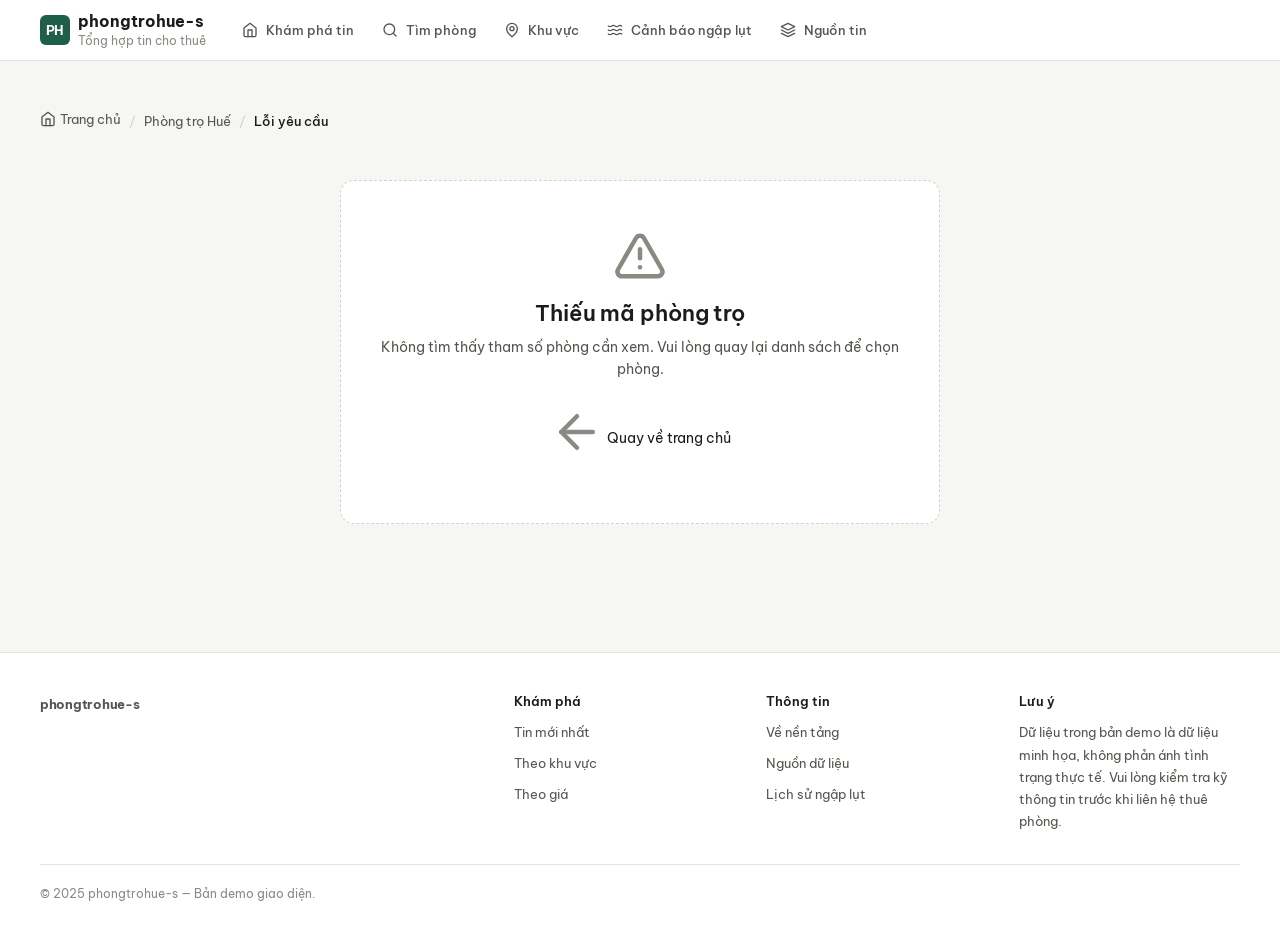
<file: templates/detail.html>
<!DOCTYPE html>
<html lang="vi">

<head>
    <meta charset="UTF-8" />
    <meta name="viewport" content="width=device-width, initial-scale=1.0" />
    <title>Chi tiết phòng trọ — phongtrohue-s</title>
    <meta name="description" content="Chi tiết thông tin phòng trọ tại Huế: giá thuê, diện tích, tiện nghi, thông tin lịch sử ngập lụt và nguồn đăng gốc." />
    <link rel="preconnect" href="https://fonts.googleapis.com" />
    <link rel="preconnect" href="https://fonts.gstatic.com" crossorigin />
    <link href="https://fonts.googleapis.com/css2?family=Be+Vietnam+Pro:wght@400;500;600;700;800&display=swap" rel="stylesheet" />

    <!-- Shared Layout CSS -->
    <link rel="stylesheet" href="../static/css/layout/base.css" />
    <link rel="stylesheet" href="../static/css/layout/grid.css" />
    <link rel="stylesheet" href="../static/css/layout/header.css" />
    <link rel="stylesheet" href="../static/css/layout/footer.css" />
    
    <!-- Detail Page CSS -->
    <link rel="stylesheet" href="../static/css/pages/detail.css" />
</head>

<body>
    <div id="app">
        <!-- Site Header -->
        <header id="site-header" class="site-header">
            <div class="container header-inner">
                <a href="index.html" class="logo">
                    <span class="logo-mark">PH</span>
                    <span>
                        phongtrohue-s
                        <span class="logo-sub">Tổng hợp tin cho thuê</span>
                    </span>
                </a>
                <nav class="main-nav" id="main-nav">
                    <a href="index.html" class="nav-link">
                        <svg class="icon" viewBox="0 0 24 24" fill="none" stroke="currentColor" stroke-width="2" stroke-linecap="round" stroke-linejoin="round"><path d="m3 9 9-7 9 7v11a2 2 0 0 1-2 2H5a2 2 0 0 1-2-2z"/><polyline points="9 22 9 12 15 12 15 22"/></svg>
                        Khám phá tin
                    </a>
                    <a href="search.html" class="nav-link">
                        <svg class="icon" viewBox="0 0 24 24" fill="none" stroke="currentColor" stroke-width="2" stroke-linecap="round" stroke-linejoin="round"><circle cx="11" cy="11" r="8"/><path d="m21 21-4.3-4.3"/></svg>
                        Tìm phòng
                    </a>
                    <a href="areas.html" class="nav-link">
                        <svg class="icon" viewBox="0 0 24 24" fill="none" stroke="currentColor" stroke-width="2" stroke-linecap="round" stroke-linejoin="round"><path d="M20 10c0 6-8 12-8 12s-8-6-8-12a8 8 0 0 1 16 0Z"/><circle cx="12" cy="10" r="3"/></svg>
                        Khu vực
                    </a>
                    <a href="ngaplut.html" class="nav-link">
                        <svg class="icon" viewBox="0 0 24 24" fill="none" stroke="currentColor" stroke-width="2" stroke-linecap="round" stroke-linejoin="round"><path d="M2 6c.6.5 1.2 1 2.5 1C7 7 7 5 9.5 5c2.6 0 2.4 2 5 2 2.5 0 2.5-2 5-2 1.3 0 1.9.5 2.5 1"/><path d="M2 12c.6.5 1.2 1 2.5 1 2.5 0 2.5-2 5-2 2.6 0 2.4 2 5 2 2.5 0 2.5-2 5-2 1.3 0 1.9.5 2.5 1"/><path d="M2 18c.6.5 1.2 1 2.5 1 2.5 0 2.5-2 5-2 2.6 0 2.4 2 5 2 2.5 0 2.5-2 5-2 1.3 0 1.9.5 2.5 1"/></svg>
                        Cảnh báo ngập lụt
                    </a>
                    <a href="sources.html" class="nav-link">
                        <svg class="icon" viewBox="0 0 24 24" fill="none" stroke="currentColor" stroke-width="2" stroke-linecap="round" stroke-linejoin="round"><polygon points="12 2 2 7 12 12 22 7 12 2"/><polyline points="2 17 12 22 22 17"/><polyline points="2 12 12 17 22 12"/></svg>
                        Nguồn tin
                    </a>
                </nav>
            </div>
        </header>

        <!-- Main Content -->
        <main id="main-content" class="main-content">
            <div class="container">
                <!-- Breadcrumbs -->
                <nav class="breadcrumb-nav" aria-label="Breadcrumb">
                    <div class="breadcrumb-list">
                        <span class="breadcrumb-item">
                            <a href="index.html">
                                <svg class="icon" viewBox="0 0 24 24" fill="none" stroke="currentColor" stroke-width="2" stroke-linecap="round" stroke-linejoin="round"><path d="m3 9 9-7 9 7v11a2 2 0 0 1-2 2H5a2 2 0 0 1-2-2z"/><polyline points="9 22 9 12 15 12 15 22"/></svg>
                                Trang chủ
                            </a>
                        </span>
                        <span class="breadcrumb-separator">/</span>
                        <span class="breadcrumb-item">
                            <a href="index.html">Phòng trọ Huế</a>
                        </span>
                        <span class="breadcrumb-separator">/</span>
                        <span class="breadcrumb-item active" id="breadcrumb-title">Đang tải...</span>
                    </div>
                </nav>

                <!-- Dynamic Detail Container -->
                <div id="detail-render-root">
                    <div class="not-found-state">
                        <p>Đang tải thông tin phòng trọ...</p>
                    </div>
                </div>
            </div>
        </main>

        <!-- Site Footer -->
        <footer id="site-footer" class="site-footer">
            <div class="container">
                <div class="footer-grid">
                    <div class="footer-col">
                        <p class="footer-brand">phongtrohue-s</p>
                    </div>
                    <div class="footer-col">
                        <h4>Khám phá</h4>
                        <ul>
                            <li><a href="index.html">Tin mới nhất</a></li>
                            <li><a href="areas.html">Theo khu vực</a></li>
                            <li><a href="search.html">Theo giá</a></li>
                        </ul>
                    </div>
                    <div class="footer-col">
                        <h4>Thông tin</h4>
                        <ul>
                            <li><a href="index.html">Về nền tảng</a></li>
                            <li><a href="sources.html">Nguồn dữ liệu</a></li>
                            <li><a href="ngaplut.html">Lịch sử ngập lụt</a></li>
                        </ul>
                    </div>
                    <div class="footer-col">
                        <h4>Lưu ý</h4>
                        <p>Dữ liệu trong bản demo là dữ liệu minh họa, không phản ánh tình trạng thực tế. Vui lòng kiểm tra kỹ thông tin trước khi liên hệ thuê phòng.</p>
                    </div>
                </div>
                <div class="footer-bottom">
                    <span>© 2025 phongtrohue-s — Bản demo giao diện.</span>
                </div>
            </div>
        </footer>
    </div>

    <!-- Toast container -->
    <div id="toast-container" class="toast-container" aria-live="polite"></div>

    <!-- Data script -->
    <script src="../static/js/data.js"></script>

    <!-- Page Logic -->
    <script>
        /* ================= ICONS ================= */
        const Icons = {
            mapPin: '<svg class="icon" viewBox="0 0 24 24" fill="none" stroke="currentColor" stroke-width="2" stroke-linecap="round" stroke-linejoin="round"><path d="M20 10c0 6-8 12-8 12s-8-6-8-12a8 8 0 0 1 16 0Z"/><circle cx="12" cy="10" r="3"/></svg>',
            ruler: '<svg class="icon" viewBox="0 0 24 24" fill="none" stroke="currentColor" stroke-width="2" stroke-linecap="round" stroke-linejoin="round"><path d="M21.3 15.3 8.7 2.7a1 1 0 0 0-1.4 0L2.7 7.3a1 1 0 0 0 0 1.4l12.6 12.6a1 1 0 0 0 1.4 0l4.6-4.6a1 1 0 0 0 0-1.4Z"/><path d="m7.5 10.5 2 2"/><path d="m10.5 7.5 2 2"/><path d="m13.5 4.5 2 2"/><path d="m4.5 13.5 2 2"/></svg>',
            home: '<svg class="icon" viewBox="0 0 24 24" fill="none" stroke="currentColor" stroke-width="2" stroke-linecap="round" stroke-linejoin="round"><path d="m3 9 9-7 9 7v11a2 2 0 0 1-2 2H5a2 2 0 0 1-2-2z"/><polyline points="9 22 9 12 15 12 15 22"/></svg>',
            clock: '<svg class="icon" viewBox="0 0 24 24" fill="none" stroke="currentColor" stroke-width="2" stroke-linecap="round" stroke-linejoin="round"><circle cx="12" cy="12" r="10"/><polyline points="12 6 12 12 16 14"/></svg>',
            layers: '<svg class="icon" viewBox="0 0 24 24" fill="none" stroke="currentColor" stroke-width="2" stroke-linecap="round" stroke-linejoin="round"><polygon points="12 2 2 7 12 12 22 7 12 2"/><polyline points="2 17 12 22 22 17"/><polyline points="2 12 12 17 22 12"/></svg>',
            external: '<svg class="icon" viewBox="0 0 24 24" fill="none" stroke="currentColor" stroke-width="2" stroke-linecap="round" stroke-linejoin="round"><path d="M15 3h6v6"/><path d="M10 14 21 3"/><path d="M18 13v6a2 2 0 0 1-2 2H5a2 2 0 0 1-2-2V8a2 2 0 0 1 2-2h6"/></svg>',
            arrowLeft: '<svg class="icon" viewBox="0 0 24 24" fill="none" stroke="currentColor" stroke-width="2" stroke-linecap="round" stroke-linejoin="round"><path d="m12 19-7-7 7-7"/><path d="M19 12H5"/></svg>',
            arrowRight: '<svg class="icon" viewBox="0 0 24 24" fill="none" stroke="currentColor" stroke-width="2" stroke-linecap="round" stroke-linejoin="round"><path d="M5 12h14"/><path d="m12 5 7 7-7 7"/></svg>',
            copy: '<svg class="icon" viewBox="0 0 24 24" fill="none" stroke="currentColor" stroke-width="2" stroke-linecap="round" stroke-linejoin="round"><rect width="14" height="14" x="8" y="8" rx="2" ry="2"/><path d="M4 16c-1.1 0-2-.9-2-2V4c0-1.1.9-2 2-2h10c1.1 0 2 .9 2 2"/></svg>',
            alert: '<svg class="icon" viewBox="0 0 24 24" fill="none" stroke="currentColor" stroke-width="2" stroke-linecap="round" stroke-linejoin="round"><path d="m21.73 18-8-14a2 2 0 0 0-3.48 0l-8 14A2 2 0 0 0 4 21h16a2 2 0 0 0 1.73-3Z"/><path d="M12 9v4"/><path d="M12 17h.01"/></svg>',
            waves: '<svg class="icon" viewBox="0 0 24 24" fill="none" stroke="currentColor" stroke-width="2" stroke-linecap="round" stroke-linejoin="round"><path d="M2 6c.6.5 1.2 1 2.5 1C7 7 7 5 9.5 5c2.6 0 2.4 2 5 2 2.5 0 2.5-2 5-2 1.3 0 1.9.5 2.5 1"/><path d="M2 12c.6.5 1.2 1 2.5 1 2.5 0 2.5-2 5-2 2.6 0 2.4 2 5 2 2.5 0 2.5-2 5-2 1.3 0 1.9.5 2.5 1"/><path d="M2 18c.6.5 1.2 1 2.5 1 2.5 0 2.5-2 5-2 2.6 0 2.4 2 5 2 2.5 0 2.5-2 5-2 1.3 0 1.9.5 2.5 1"/></svg>',
            check: '<svg class="icon" viewBox="0 0 24 24" fill="none" stroke="currentColor" stroke-width="2" stroke-linecap="round" stroke-linejoin="round"><polyline points="20 6 9 17 4 12"/></svg>',
            image: '<svg class="icon" viewBox="0 0 24 24" fill="none" stroke="currentColor" stroke-width="2" stroke-linecap="round" stroke-linejoin="round"><rect width="18" height="18" x="3" y="3" rx="2" ry="2"/><circle cx="9" cy="9" r="2"/><path d="m21 15-3.086-3.086a2 2 0 0 0-2.828 0L6 21"/></svg>',
            shield: '<svg class="icon" viewBox="0 0 24 24" fill="none" stroke="currentColor" stroke-width="2" stroke-linecap="round" stroke-linejoin="round"><path d="M20 13c0 5-3.5 7.5-7.66 8.95a1 1 0 0 1-.67-.01C7.5 20.5 4 18 4 13V6a1 1 0 0 1 1-1c2 0 4.5-1.2 6.24-2.72a1.17 1.17 0 0 1 1.52 0C14.5 3.8 17 5 19 5a1 1 0 0 1 1 1z"/></svg>',
            share: '<svg class="icon" viewBox="0 0 24 24" fill="none" stroke="currentColor" stroke-width="2" stroke-linecap="round" stroke-linejoin="round"><circle cx="18" cy="5" r="3"/><circle cx="6" cy="12" r="3"/><circle cx="18" cy="19" r="3"/><line x1="8.59" x2="15.42" y1="13.51" y2="17.49"/><line x1="15.41" x2="8.59" y1="6.51" y2="10.49"/></svg>'
        };

        /* ================= FORMATTERS ================= */
        const Format = {
            price(val) {
                if (val == null) return 'Chưa có giá';
                if (val >= 1000000) {
                    const tr = val / 1000000;
                    return (tr % 1 === 0 ? tr : tr.toFixed(1)).replace('.', ',') + ' triệu';
                }
                return (val / 1000).toLocaleString('vi-VN') + 'k';
            },
            priceFull(val) {
                if (val == null) return 'Chưa có giá';
                return Number(val).toLocaleString('vi-VN') + ' đ';
            },
            area(val) {
                return val != null ? val + ' m²' : 'Chưa có';
            },
            dateTime(iso) {
                if (!iso) return 'Chưa rõ';
                const d = new Date(iso);
                return d.toLocaleDateString('vi-VN', { day: '2-digit', month: '2-digit', year: 'numeric' }) + ' ' +
                    d.toLocaleTimeString('vi-VN', { hour: '2-digit', minute: '2-digit' });
            },
            timeAgo(iso) {
                if (!iso) return 'Chưa rõ';
                const now = new Date();
                const past = new Date(iso);
                const diffMs = now - past;
                if (diffMs < 0) return 'Vừa xong';
                const diffSec = Math.floor(diffMs / 1000);
                const diffMin = Math.floor(diffSec / 60);
                const diffHour = Math.floor(diffMin / 60);
                const diffDay = Math.floor(diffHour / 24);
                const diffMonth = Math.floor(diffDay / 30);
                const diffYear = Math.floor(diffDay / 365);

                if (diffMin < 1) return 'Vừa xong';
                if (diffMin < 60) return `${diffMin} phút trước`;
                if (diffHour < 24) return `${diffHour} giờ trước`;
                if (diffDay === 1) return 'Hôm qua';
                if (diffDay < 30) return `${diffDay} ngày trước`;
                if (diffMonth < 12) return `${diffMonth} tháng trước`;
                return `${diffYear} năm trước`;
            }
        };

        function escapeHtml(str) {
            if (!str) return '';
            return String(str)
                .replace(/&/g, '&amp;')
                .replace(/</g, '&lt;')
                .replace(/>/g, '&gt;')
                .replace(/"/g, '&quot;');
        }

        function showToast(msg) {
            const container = document.getElementById('toast-container');
            if (!container) return;
            const toast = document.createElement('div');
            toast.className = 'toast';
            toast.textContent = msg;
            container.appendChild(toast);
            setTimeout(() => {
                toast.style.opacity = '0';
                toast.style.transition = 'opacity 0.2s';
                setTimeout(() => toast.remove(), 200);
            }, 2500);
        }

        /* ================= RENDER LOGIC ================= */
        function renderDetailPage() {
            const params = new URLSearchParams(window.location.search);
            const id = params.get('id');

            const root = document.getElementById('detail-render-root');
            const breadcrumbTitle = document.getElementById('breadcrumb-title');

            if (!id) {
                breadcrumbTitle.textContent = 'Lỗi yêu cầu';
                root.innerHTML = `
                    <div class="not-found-state">
                        <div class="icon">${Icons.alert}</div>
                        <h2>Thiếu mã phòng trọ</h2>
                        <p>Không tìm thấy tham số phòng cần xem. Vui lòng quay lại danh sách để chọn phòng.</p>
                        <a href="index.html" class="btn btn-primary">${Icons.arrowLeft} Quay về trang chủ</a>
                    </div>
                `;
                return;
            }

            const allListings = (typeof LISTINGS !== "undefined" ? LISTINGS : (window.LISTINGS || []));
            const allSources = (typeof SOURCES !== "undefined" ? SOURCES : (window.SOURCES || {}));
            const listing = allListings.find(l => l.id === id);

            if (!listing) {
                breadcrumbTitle.textContent = 'Không tìm thấy phòng';
                root.innerHTML = `
                    <div class="not-found-state">
                        <div class="icon">${Icons.alert}</div>
                        <h2>Phòng trọ không tồn tại hoặc đã hết hạn</h2>
                        <p>Mã tin [${escapeHtml(id)}] không có trong hệ thống hoặc đã được gỡ bỏ.</p>
                        <a href="index.html" class="btn btn-primary">${Icons.arrowLeft} Xem danh sách phòng khác</a>
                    </div>
                `;
                return;
            }

            // Update Page Title & Breadcrumb
            document.title = `${listing.title} — phongtrohue-s`;
            breadcrumbTitle.textContent = listing.title;

            const source = allSources[listing.sourceId];
            const duplicateGroup = listing.duplicateGroup
                ? allListings.filter(l => l.duplicateGroup === listing.duplicateGroup && l.id !== listing.id)
                : [];

            // Flood details
            const floodRisk = listing.floodRisk || 'low';
            let floodTitle = 'Khu vực ít ngập';
            let floodPillClass = 'risk-low';
            let floodText = 'Khu vực này có cốt nền tương đối cao hoặc nằm ở vị trí cao ráo. Vào các đợt mưa lũ lịch sử tại Huế, tuyến đường ít ghi nhận ngập úng nghiêm trọng.';
            let floodAdvice = 'Khuyên dùng cho người cần an tâm về đồ đạc, xe cộ trong mùa mưa bão miền Trung (tháng 10 - tháng 12).';

            if (floodRisk === 'medium') {
                floodTitle = 'Ngập cục bộ khi mưa lớn kéo dài';
                floodPillClass = 'risk-medium';
                floodText = 'Một số đoạn kiệt/hẻm thấp hoặc điểm trũng có thể ngập từ 10 - 30cm khi có mưa to liên tục hoặc triều cường sông Hương dâng cao.';
                floodAdvice = 'Nên chủ động hỏi chủ trọ về mức nước ngập kiệt trong mùa lụt gần nhất và vị trí để xe an toàn.';
            } else if (floodRisk === 'high') {
                floodTitle = 'Khu vực trũng thấp — Cảnh báo ngập lụt';
                floodPillClass = 'risk-high';
                floodText = 'Khu vực này nằm gần các lưu vực thoát nước hoặc vùng trũng truyền thống của Huế. Trong các đợt lũ lớn (như 2020, 2023), mực nước có thể tràn vào nhà hoặc chia cắt ngõ vào.';
                floodAdvice = 'Bắt buộc kiểm tra kỹ nền phòng cao hay thấp, có gác lửng tránh lụt không, và chỗ gửi xe máy dự phòng khi lũ về.';
            }

            // Related listings (same area or price range)
            const related = allListings
                .filter(l => l.id !== listing.id && (l.areaName === listing.areaName || Math.abs((l.price || 0) - (listing.price || 0)) <= 500000))
                .slice(0, 3);

            root.innerHTML = `
                <div class="detail-layout">
                    <!-- Cột Nội Dung Chính -->
                    <div class="detail-main">
                        <!-- Hero Media -->
                        <div class="detail-media-wrap">
                            <div class="media-badges-overlay">
                                <span class="media-badge badge-source">
                                    ${Icons.layers} ${escapeHtml(source ? source.name : 'Nguồn tin')}
                                </span>
                                ${listing.status === 'complete' ? `
                                    <span class="media-badge badge-status-verified">
                                        ${Icons.check} Đầy đủ thông tin
                                    </span>
                                ` : ''}
                            </div>
                            <div class="detail-media-hero">
                                ${listing.image ? `
                                    <img src="${listing.image}" alt="${escapeHtml(listing.title)}" onerror="this.parentElement.innerHTML='<div class=\\'media-placeholder-detail\\'>${Icons.image}<div>Không thể tải hình ảnh</div></div>'" />
                                ` : `
                                    <div class="media-placeholder-detail">
                                        ${Icons.image}
                                        <div>Bài đăng không đính kèm hình ảnh</div>
                                    </div>
                                `}
                            </div>
                        </div>

                        <!-- Header Card -->
                        <div class="detail-header-card">
                            <h1 class="detail-title">${escapeHtml(listing.title)}</h1>
                            
                            <div class="detail-meta-row">
                                <span class="detail-meta-item">
                                    ${Icons.mapPin} ${escapeHtml(listing.address || 'Khu vực Huế')}
                                </span>
                                <span class="detail-meta-item" title="${Format.dateTime(listing.postedAt)}">
                                    ${Icons.clock} Đăng ${Format.timeAgo(listing.postedAt)}
                                </span>
                                <span class="detail-meta-item">
                                    ${Icons.layers} Nguồn: <strong>${escapeHtml(source ? source.name : 'Cộng đồng')}</strong>
                                </span>
                            </div>

                            <!-- Fact Grid -->
                            <div class="facts-grid">
                                <div class="fact-box highlight">
                                    <span class="fact-label">Giá thuê niêm yết</span>
                                    <span class="fact-value">${listing.price != null ? Format.priceFull(listing.price) : 'Thỏa thuận'}</span>
                                </div>
                                <div class="fact-box">
                                    <span class="fact-label">Diện tích</span>
                                    <span class="fact-value">${Format.area(listing.area)}</span>
                                </div>
                                <div class="fact-box">
                                    <span class="fact-label">Loại phòng</span>
                                    <span class="fact-value">${escapeHtml(listing.roomType || 'Phòng trọ')}</span>
                                </div>
                                <div class="fact-box">
                                    <span class="fact-label">Khu vực</span>
                                    <span class="fact-value">${escapeHtml(listing.areaName || 'Huế')}</span>
                                </div>
                            </div>
                        </div>

                        <!-- Mô tả chi tiết -->
                        <div class="detail-card">
                            <h2 class="card-heading">
                                ${Icons.home} Mô tả chi tiết từ chủ phòng
                            </h2>
                            <div class="description-body">${escapeHtml(listing.excerpt)}</div>
                        </div>

                        <!-- Tiện nghi & Dịch vụ -->
                        ${listing.amenities && listing.amenities.length ? `
                            <div class="detail-card">
                                <h2 class="card-heading">
                                    ${Icons.check} Tiện nghi & Tiện ích đi kèm
                                </h2>
                                <div class="amenities-list">
                                    ${listing.amenities.map(a => `
                                        <div class="amenity-item">
                                            ${Icons.check}
                                            <span>${escapeHtml(a)}</span>
                                        </div>
                                    `).join('')}
                                </div>
                            </div>
                        ` : ''}

                        <!-- Cảnh báo & Đánh giá ngập lụt -->
                        <div class="detail-card flood-alert-card ${floodPillClass}">
                            <h2 class="card-heading">
                                ${Icons.waves} Đánh giá nguy cơ ngập lụt tại vị trí này
                            </h2>
                            <div>
                                <span class="flood-status-pill ${floodPillClass}">
                                    ${Icons.waves} ${floodTitle}
                                </span>
                                <p class="flood-info-text">${floodText}</p>
                                <div class="flood-advice">
                                    <strong>💡 Lời khuyên khi xem phòng:</strong> ${floodAdvice}
                                </div>
                            </div>
                        </div>

                        <!-- Tin trùng lặp / Đối chiếu nguồn -->
                        ${duplicateGroup.length ? `
                            <div class="detail-card duplicates-card" id="duplicates">
                                <div class="duplicates-header">
                                    ${Icons.copy}
                                    <span>Hệ thống phát hiện ${duplicateGroup.length} tin đăng tương tự (nghi vấn cùng một phòng)</span>
                                </div>
                                <p style="font-size:var(--fs-xs);color:var(--color-text-secondary);margin-bottom:var(--space-4);">
                                    Có thể chủ nhà hoặc môi giới đã đăng tin này lên nhiều nhóm Facebook khác nhau với mức giá hoặc mô tả khác biệt:
                                </p>
                                <div class="duplicates-list">
                                    ${duplicateGroup.map(d => {
                                        const dSource = (window.SOURCES || {})[d.sourceId];
                                        return `
                                            <div class="duplicate-item">
                                                <div class="duplicate-info">
                                                    <h5>${escapeHtml(d.title)}</h5>
                                                    <div class="duplicate-meta">
                                                        Nguồn: ${escapeHtml(dSource ? dSource.name : 'Nhóm khác')} • Đăng: ${Format.timeAgo(d.postedAt)}
                                                    </div>
                                                </div>
                                                <div style="display:flex;align-items:center;gap:var(--space-3)">
                                                    <span class="duplicate-price">${Format.price(d.price)}</span>
                                                    <a href="detail.html?id=${d.id}" class="btn btn-outline btn-sm">Xem đối chiếu</a>
                                                </div>
                                            </div>
                                        `;
                                    }).join('')}
                                </div>
                            </div>
                        ` : ''}
                    </div>

                    <!-- Cột Sidebar Cố Định -->
                    <aside class="detail-sidebar">
                        <div class="sidebar-action-card">
                            <div class="price-sidebar-block">
                                <div class="price-sidebar-label">Giá thuê hàng tháng</div>
                                <div class="price-sidebar-amount">
                                    ${listing.price != null ? Format.priceFull(listing.price) : 'Thỏa thuận'}
                                </div>
                                <div class="price-sidebar-unit">Không bao gồm chi phí điện, nước</div>
                            </div>

                            <div class="sidebar-btn-group">
                                ${source && source.url && source.url !== '#' ? `
                                    <a href="${source.url}" target="_blank" rel="noopener noreferrer" class="btn btn-primary btn-full">
                                        ${Icons.external} Mở bài đăng gốc trên ${escapeHtml(source.type === 'facebook' ? 'Facebook' : 'Website')}
                                    </a>
                                ` : `
                                    <button type="button" class="btn btn-primary btn-full" onclick="showToast('Bản demo: Bài đăng được tổng hợp từ ${escapeHtml(source ? source.name : 'nhóm mạng xã hội')}')">
                                        ${Icons.external} Xem bài đăng gốc (${escapeHtml(source ? source.name : 'Mạng xã hội')})
                                    </button>
                                `}

                                <button type="button" class="btn btn-outline btn-full" id="btn-copy-link">
                                    ${Icons.share} Sao chép liên kết phòng này
                                </button>
                                
                                <a href="index.html" class="btn btn-ghost btn-full">
                                    ${Icons.arrowLeft} Quay về danh sách tìm phòng
                                </a>
                            </div>

                            <!-- Nguồn & Xác thực -->
                            <div class="source-info-box">
                                <div class="source-row">
                                    <span>Nguồn thu thập:</span>
                                    <strong>${escapeHtml(source ? source.name : 'Cộng đồng')}</strong>
                                </div>
                                <div class="source-row">
                                    <span>Thời điểm đăng:</span>
                                    <span>${Format.dateTime(listing.postedAt)}</span>
                                </div>
                                <div class="source-row">
                                    <span>Lần quét gần nhất:</span>
                                    <span>${Format.dateTime(listing.collectedAt)}</span>
                                </div>
                            </div>
                        </div>

                        <!-- Safety Tips -->
                        <div class="safety-box">
                            <div class="safety-title">
                                ${Icons.shield} Lưu ý an toàn khi thuê phòng
                            </div>
                            <ul class="safety-list">
                                <li>
                                    ${Icons.check}
                                    <span>Luôn đến tận nơi xem phòng thực tế và kiểm tra công tơ điện nước.</span>
                                </li>
                                <li>
                                    ${Icons.check}
                                    <span>Tuyệt đối không chuyển cọc trước khi gặp mặt chủ trọ trực tiếp.</span>
                                </li>
                                <li>
                                    ${Icons.check}
                                    <span>Hỏi rõ quy định khóa cổng, giờ giấc và người quen đến chơi.</span>
                                </li>
                            </ul>
                        </div>
                    </aside>
                </div>

                <!-- Related Listings Row -->
                ${related.length ? `
                    <section class="related-section">
                        <h3 class="related-title">Phòng trọ khác có thể bạn quan tâm</h3>
                        <div class="related-grid">
                            ${related.map(r => `
                                <a href="detail.html?id=${r.id}" class="related-card">
                                    <div class="related-thumb">
                                        ${r.image ? `
                                            <img src="${r.image}" alt="${escapeHtml(r.title)}" loading="lazy" />
                                        ` : `
                                            <div class="media-placeholder-detail" style="font-size:var(--fs-xs)">${Icons.image}</div>
                                        `}
                                    </div>
                                    <div class="related-body">
                                        <div class="related-card-price">${Format.price(r.price)}/tháng</div>
                                        <h4 class="related-card-title">${escapeHtml(r.title)}</h4>
                                        <div class="related-card-meta">
                                            ${Icons.mapPin} ${escapeHtml(r.areaName || 'Huế')} • ${Format.area(r.area)}
                                        </div>
                                    </div>
                                </a>
                            `).join('')}
                        </div>
                    </section>
                ` : ''}
            `;

            // Attach copy link event
            const copyBtn = document.getElementById('btn-copy-link');
            if (copyBtn) {
                copyBtn.addEventListener('click', () => {
                    navigator.clipboard.writeText(window.location.href)
                        .then(() => showToast('Đã sao chép liên kết phòng vào bộ nhớ tạm!'))
                        .catch(() => showToast('Sao chép: ' + window.location.href));
                });
            }
        }

        document.addEventListener('DOMContentLoaded', () => {
            renderDetailPage();
        });
    </script>
</body>

</html>
</file>
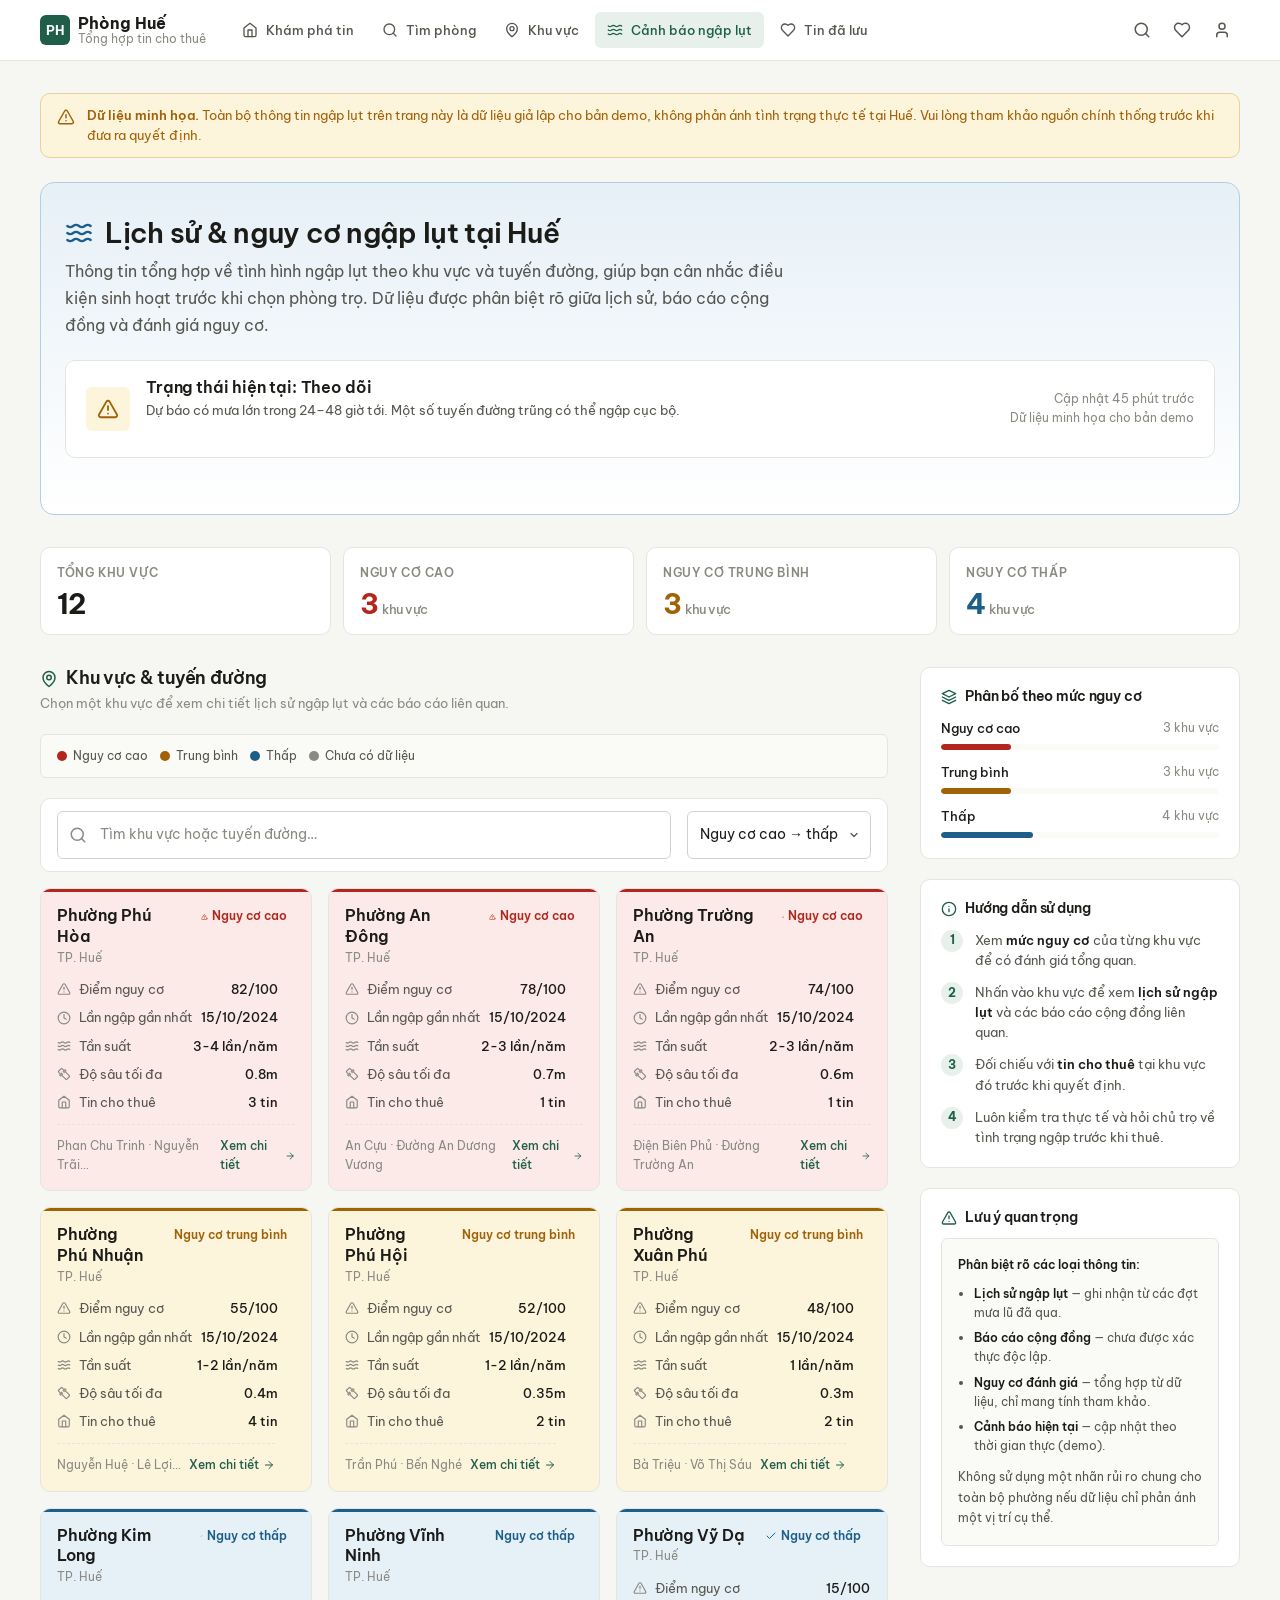
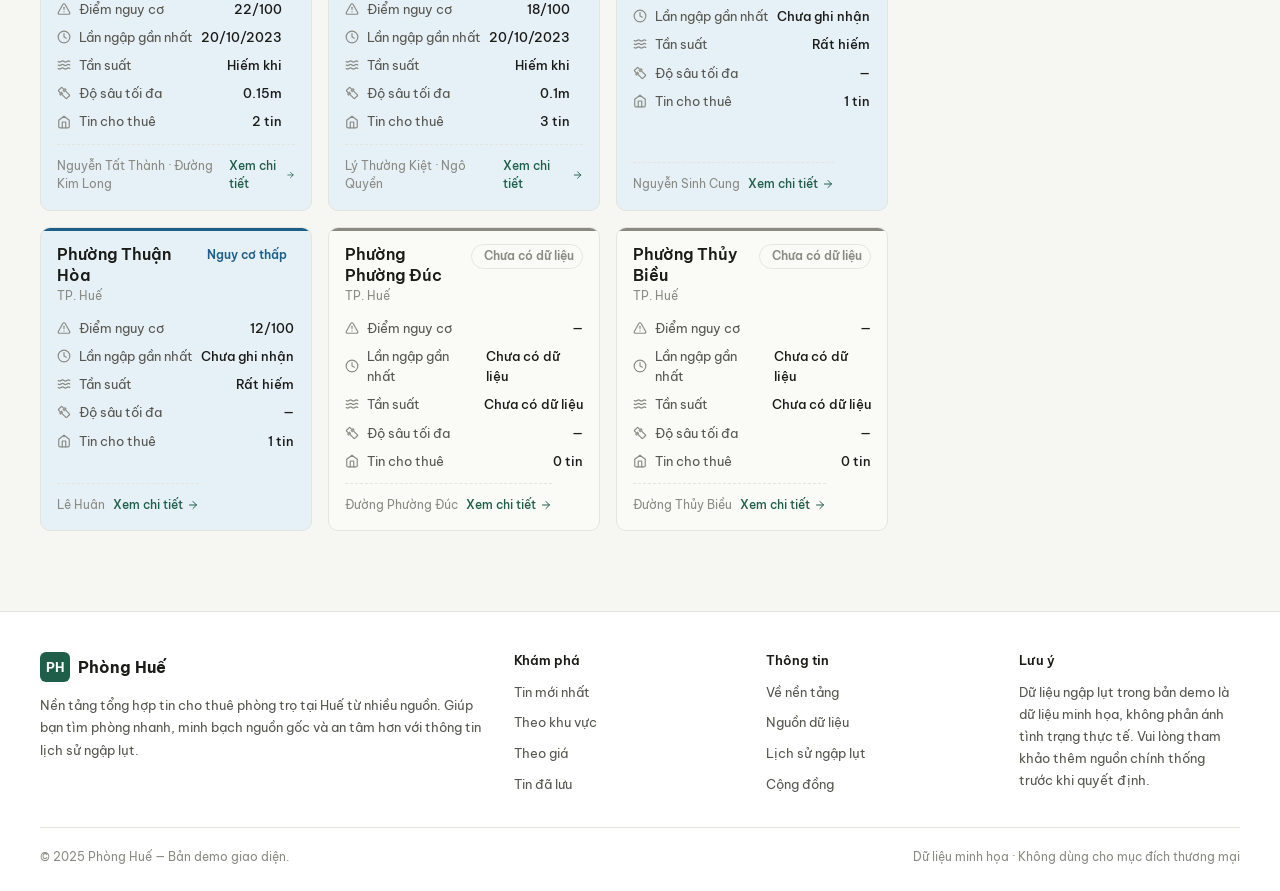
<file: templates/ngaplut.html>
<!DOCTYPE html>
<html lang="vi">
<head>
<meta charset="UTF-8" />
<meta name="viewport" content="width=device-width, initial-scale=1.0" />
<title>Cảnh báo ngập lụt — Phòng Huế</title>

<link rel="preconnect" href="https://fonts.googleapis.com" />
<link rel="preconnect" href="https://fonts.gstatic.com" crossorigin />
<link href="https://fonts.googleapis.com/css2?family=Be+Vietnam+Pro:wght@400;500;600;700&display=swap" rel="stylesheet" />

<style>
/* =====================================================================
   LAYOUT CHUNG (rút gọn — trong dự án thực tách ra layout.css)
   ===================================================================== */
*,*::before,*::after{box-sizing:border-box}
*{margin:0;padding:0}
html{scroll-behavior:smooth}
html,body{height:100%}
body{-webkit-font-smoothing:antialiased;text-rendering:optimizeLegibility}
img,svg{display:block;max-width:100%}
input,button,textarea,select{font:inherit;color:inherit}
button{background:none;border:none;cursor:pointer}
a{color:inherit;text-decoration:none}
ul,ol{list-style:none}

:root{
  --color-bg:#f6f6f3;--color-surface:#fff;--color-surface-alt:#fafaf7;--color-surface-sunken:#f0f0eb;
  --color-border:#e5e5e0;--color-border-strong:#d2d2cb;--color-border-focus:#1f5f4a;
  --color-text:#1b1b18;--color-text-secondary:#56564f;--color-text-muted:#8a8a82;--color-text-inverse:#fff;
  --color-primary:#1f5f4a;--color-primary-hover:#174a39;--color-primary-soft:#e7f0eb;--color-primary-border:#b8d4c7;
  --color-accent:#b45309;--color-accent-soft:#fdf2e3;
  --color-danger:#b3261e;--color-danger-hover:#8f1e17;--color-danger-soft:#fbeae8;--color-danger-border:#e8b5b0;
  --color-warning:#a16207;--color-warning-soft:#fdf4dc;--color-warning-border:#e8d29a;
  --color-info:#1e5f8a;--color-info-soft:#e6f0f7;--color-info-border:#b3d0e3;
  --color-success:#166534;--color-success-soft:#e8f5ee;--color-success-border:#b3d9c4;
  --font-sans:'Be Vietnam Pro',-apple-system,BlinkMacSystemFont,'Segoe UI',Roboto,sans-serif;
  --fs-xs:.75rem;--fs-sm:.8125rem;--fs-base:.875rem;--fs-md:1rem;--fs-lg:1.125rem;--fs-xl:1.375rem;--fs-2xl:1.75rem;--fs-3xl:2.125rem;
  --fw-regular:400;--fw-medium:500;--fw-semibold:600;--fw-bold:700;
  --lh-tight:1.25;--lh-snug:1.4;--lh-normal:1.55;--lh-relaxed:1.7;
  --space-1:.25rem;--space-2:.5rem;--space-3:.75rem;--space-4:1rem;--space-5:1.25rem;--space-6:1.5rem;--space-8:2rem;--space-10:2.5rem;--space-12:3rem;--space-16:4rem;
  --radius-xs:3px;--radius-sm:4px;--radius:6px;--radius-md:10px;--radius-lg:14px;--radius-xl:20px;--radius-full:999px;
  --shadow-xs:0 1px 2px rgba(20,20,15,.04);--shadow-sm:0 1px 3px rgba(20,20,15,.06);--shadow:0 2px 8px rgba(20,20,15,.06);--shadow-md:0 6px 24px rgba(20,20,15,.10);--shadow-lg:0 12px 40px rgba(20,20,15,.14);
  --container-max:1240px;--container-narrow:720px;--header-height:60px;--sidebar-width:320px;
  --t-fast:.12s ease;--t-base:.18s ease;--t-slow:.3s ease;
  --z-header:50;--z-drawer:90;--z-modal:100;--z-toast:200;--z-loading:300;
}

body{font-family:var(--font-sans);font-size:var(--fs-base);line-height:var(--lh-normal);color:var(--color-text);background:var(--color-bg);min-height:100vh}
h1,h2,h3,h4{font-weight:var(--fw-semibold);line-height:var(--lh-tight);color:var(--color-text);letter-spacing:-.01em}
h1{font-size:var(--fs-2xl)}h2{font-size:var(--fs-xl)}h3{font-size:var(--fs-lg)}h4{font-size:var(--fs-md)}
p{line-height:var(--lh-relaxed)}
::selection{background:var(--color-primary-soft);color:var(--color-primary)}
:focus-visible{outline:2px solid var(--color-border-focus);outline-offset:2px;border-radius:var(--radius-xs)}

.app-shell{display:flex;flex-direction:column;min-height:100vh}
.page-content{flex:1;padding:var(--space-8) 0 var(--space-12)}
.container{width:100%;max-width:var(--container-max);margin:0 auto;padding:0 var(--space-5)}
.container-narrow{max-width:var(--container-narrow);margin:0 auto;padding:0 var(--space-5)}

/* HEADER */
.site-header{position:sticky;top:0;z-index:var(--z-header);background:var(--color-surface);border-bottom:1px solid var(--color-border)}
.header-inner{display:flex;align-items:center;gap:var(--space-6);height:var(--header-height);max-width:var(--container-max);margin:0 auto;padding:0 var(--space-5)}
.logo{display:flex;align-items:center;gap:var(--space-2);font-weight:var(--fw-bold);font-size:var(--fs-md);flex-shrink:0}
.logo-mark{width:30px;height:30px;border-radius:var(--radius);background:var(--color-primary);color:var(--color-text-inverse);display:grid;place-items:center;font-weight:var(--fw-bold);font-size:var(--fs-sm);flex-shrink:0}
.logo-text{display:flex;flex-direction:column;line-height:1.1}
.logo-sub{font-size:var(--fs-xs);color:var(--color-text-muted);font-weight:var(--fw-regular)}
.main-nav{display:flex;align-items:center;gap:var(--space-1);flex:1;min-width:0}
.nav-link{padding:var(--space-2) var(--space-3);font-size:var(--fs-sm);font-weight:var(--fw-medium);color:var(--color-text-secondary);border-radius:var(--radius);display:inline-flex;align-items:center;gap:var(--space-2);transition:background var(--t-fast),color var(--t-fast);white-space:nowrap}
.nav-link:hover{background:var(--color-surface-alt);color:var(--color-text)}
.nav-link.active{color:var(--color-primary);background:var(--color-primary-soft)}
.nav-link .icon{width:16px;height:16px;flex-shrink:0}
.nav-link .badge-count{min-width:18px;height:18px;padding:0 5px;background:var(--color-danger);color:var(--color-text-inverse);font-size:10px;font-weight:var(--fw-semibold);border-radius:var(--radius-full);display:inline-grid;place-items:center;line-height:1}
.header-actions{display:flex;align-items:center;gap:var(--space-1);flex-shrink:0}
.icon-btn{position:relative;width:36px;height:36px;display:grid;place-items:center;border-radius:var(--radius);color:var(--color-text-secondary);transition:background var(--t-fast),color var(--t-fast)}
.icon-btn:hover{background:var(--color-surface-alt);color:var(--color-text)}
.icon-btn .icon{width:18px;height:18px}
.icon-btn .badge-count{position:absolute;top:2px;right:2px;min-width:16px;height:16px;padding:0 4px;background:var(--color-danger);color:var(--color-text-inverse);font-size:10px;font-weight:var(--fw-semibold);border-radius:var(--radius-full);display:grid;place-items:center;line-height:1}
.menu-toggle{display:none}

/* FOOTER */
.site-footer{background:var(--color-surface);border-top:1px solid var(--color-border);padding:var(--space-10) 0 var(--space-6);margin-top:auto}
.footer-grid{display:grid;grid-template-columns:2fr 1fr 1fr 1fr;gap:var(--space-8);margin-bottom:var(--space-8)}
.footer-col h4{font-size:var(--fs-sm);font-weight:var(--fw-semibold);margin-bottom:var(--space-3)}
.footer-col p,.footer-col a{font-size:var(--fs-sm);color:var(--color-text-secondary);line-height:var(--lh-relaxed)}
.footer-col ul{display:flex;flex-direction:column;gap:var(--space-2)}
.footer-col a:hover{color:var(--color-primary)}
.footer-brand{display:flex;align-items:center;gap:var(--space-2);margin-bottom:var(--space-3);font-weight:var(--fw-bold);font-size:var(--fs-md)}
.footer-bottom{padding-top:var(--space-5);border-top:1px solid var(--color-border);display:flex;justify-content:space-between;align-items:center;gap:var(--space-4);flex-wrap:wrap;font-size:var(--fs-xs);color:var(--color-text-muted)}

/* BUTTONS */
.btn{display:inline-flex;align-items:center;justify-content:center;gap:var(--space-2);padding:var(--space-3) var(--space-5);border-radius:var(--radius);font-size:var(--fs-base);font-weight:var(--fw-medium);line-height:1.2;border:1px solid transparent;cursor:pointer;transition:background var(--t-fast),border-color var(--t-fast),color var(--t-fast);white-space:nowrap;text-align:center;user-select:none}
.btn .icon{width:16px;height:16px;flex-shrink:0}
.btn-primary{background:var(--color-primary);color:var(--color-text-inverse)}
.btn-primary:hover{background:var(--color-primary-hover)}
.btn-outline{border-color:var(--color-border-strong);background:var(--color-surface);color:var(--color-text)}
.btn-outline:hover{background:var(--color-surface-alt);border-color:var(--color-text-muted)}
.btn-ghost{color:var(--color-text-secondary);background:transparent}
.btn-ghost:hover{background:var(--color-surface-alt);color:var(--color-text)}
.btn-sm{padding:var(--space-2) var(--space-3);font-size:var(--fs-sm)}
.btn-sm .icon{width:14px;height:14px}
.btn-block{width:100%}

/* FORM */
.input,.select{width:100%;padding:var(--space-3);border:1px solid var(--color-border-strong);border-radius:var(--radius);font-size:var(--fs-base);background:var(--color-surface);color:var(--color-text);transition:border-color var(--t-fast),box-shadow var(--t-fast)}
.input:focus,.select:focus{outline:none;border-color:var(--color-primary);box-shadow:0 0 0 3px var(--color-primary-soft)}
.input::placeholder{color:var(--color-text-muted)}
.select{appearance:none;background-image:url("data:image/svg+xml;charset=utf8,%3Csvg xmlns='http://www.w3.org/2000/svg' width='12' height='12' viewBox='0 0 24 24' fill='none' stroke='%2356564f' stroke-width='2.5' stroke-linecap='round' stroke-linejoin='round'%3E%3Cpolyline points='6 9 12 15 18 9'/%3E%3C/svg%3E");background-repeat:no-repeat;background-position:right 10px center;padding-right:32px;cursor:pointer}
.input-with-icon{position:relative;display:flex;align-items:center}
.input-with-icon .icon{position:absolute;left:var(--space-3);width:18px;height:18px;color:var(--color-text-muted);pointer-events:none}
.input-with-icon .input{padding-left:42px}
.checkbox{display:inline-flex;align-items:center;gap:var(--space-2);cursor:pointer;font-size:var(--fs-sm);color:var(--color-text-secondary);user-select:none}
.checkbox input{accent-color:var(--color-primary);cursor:pointer;width:16px;height:16px}

/* CARD / SECTION */
.card{background:var(--color-surface);border:1px solid var(--color-border);border-radius:var(--radius-md);overflow:hidden}
.card-padded{padding:var(--space-5)}
.section{margin-bottom:var(--space-10)}
.section:last-child{margin-bottom:0}
.section-head{display:flex;align-items:baseline;justify-content:space-between;gap:var(--space-4);margin-bottom:var(--space-5);flex-wrap:wrap}
.section-title{font-size:var(--fs-lg);font-weight:var(--fw-semibold);display:flex;align-items:center;gap:var(--space-2)}
.section-title .icon{width:18px;height:18px;color:var(--color-primary);flex-shrink:0}
.section-desc{color:var(--color-text-muted);font-size:var(--fs-sm);margin-top:2px}
.section-link{color:var(--color-primary);font-size:var(--fs-sm);font-weight:var(--fw-medium);display:inline-flex;align-items:center;gap:var(--space-1)}
.section-link:hover{text-decoration:underline}
.section-link .icon{width:14px;height:14px}

/* GRID */
.content-grid{display:grid;grid-template-columns:minmax(0,1fr) var(--sidebar-width);gap:var(--space-8);align-items:start}
.grid-2{display:grid;grid-template-columns:repeat(2,1fr);gap:var(--space-4)}
.grid-3{display:grid;grid-template-columns:repeat(3,1fr);gap:var(--space-4)}
.grid-4{display:grid;grid-template-columns:repeat(4,1fr);gap:var(--space-4)}

/* BADGES / TAGS */
.badge{display:inline-flex;align-items:center;gap:4px;font-size:var(--fs-xs);font-weight:var(--fw-medium);padding:2px 8px;border-radius:var(--radius-full);background:var(--color-surface-alt);color:var(--color-text-secondary);border:1px solid var(--color-border);white-space:nowrap;line-height:1.5}
.badge .icon{width:12px;height:12px;flex-shrink:0}
.badge-primary{background:var(--color-primary-soft);color:var(--color-primary);border-color:var(--color-primary-border)}
.badge-success{background:var(--color-success-soft);color:var(--color-success);border-color:var(--color-success-border)}
.badge-warning{background:var(--color-warning-soft);color:var(--color-warning);border-color:var(--color-warning-border)}
.badge-danger{background:var(--color-danger-soft);color:var(--color-danger);border-color:var(--color-danger-border)}
.badge-info{background:var(--color-info-soft);color:var(--color-info);border-color:var(--color-info-border)}
.tag{display:inline-flex;align-items:center;gap:4px;font-size:var(--fs-xs);padding:2px 8px;border-radius:var(--radius-full);background:var(--color-surface-alt);color:var(--color-text-secondary);border:1px solid var(--color-border);font-weight:var(--fw-medium);white-space:nowrap}
.tag .icon{width:12px;height:12px;flex-shrink:0}
.chip{display:inline-flex;align-items:center;gap:var(--space-2);padding:6px 12px;border-radius:var(--radius-full);border:1px solid var(--color-border-strong);background:var(--color-surface);color:var(--color-text-secondary);font-size:var(--fs-sm);font-weight:var(--fw-medium);cursor:pointer;transition:background var(--t-fast),border-color var(--t-fast),color var(--t-fast);user-select:none;white-space:nowrap}
.chip:hover{border-color:var(--color-text-muted);color:var(--color-text)}
.chip.active{background:var(--color-primary);border-color:var(--color-primary);color:var(--color-text-inverse)}
.chip .icon{width:14px;height:14px;flex-shrink:0}

/* DIVIDER */
.divider{height:1px;background:var(--color-border);border:none;margin:var(--space-4) 0}
.divider-dashed{height:1px;background:none;border-top:1px dashed var(--color-border);margin:var(--space-4) 0}

/* TOAST */
.toast-container{position:fixed;bottom:var(--space-5);right:var(--space-5);z-index:var(--z-toast);display:flex;flex-direction:column;gap:var(--space-2);pointer-events:none;max-width:360px}
.toast{background:var(--color-text);color:var(--color-text-inverse);padding:var(--space-3) var(--space-4);border-radius:var(--radius);font-size:var(--fs-sm);font-weight:var(--fw-medium);box-shadow:var(--shadow-md);display:flex;align-items:center;gap:var(--space-2);pointer-events:auto;animation:toastIn var(--t-base) ease;line-height:1.4}
.toast .icon{width:16px;height:16px;flex-shrink:0}
.toast-success{background:var(--color-success)}
.toast-error{background:var(--color-danger)}
.toast-warning{background:var(--color-warning)}
.toast-info{background:var(--color-info)}
.toast.leaving{opacity:0;transform:translateY(8px);transition:opacity var(--t-base),transform var(--t-base)}
@keyframes toastIn{from{transform:translateY(8px);opacity:0}to{transform:translateY(0);opacity:1}}

/* MODAL */
.modal-overlay{position:fixed;inset:0;background:rgba(20,20,15,.5);display:grid;place-items:center;padding:var(--space-4);z-index:var(--z-modal);animation:fadeIn var(--t-base);overflow-y:auto}
.modal{background:var(--color-surface);border-radius:var(--radius-lg);max-width:720px;width:100%;max-height:90vh;overflow:auto;box-shadow:var(--shadow-lg);animation:slideUp var(--t-base) ease;margin:auto}
.modal-sm{max-width:420px}
.modal-lg{max-width:960px}
.modal-header{display:flex;align-items:flex-start;justify-content:space-between;gap:var(--space-4);padding:var(--space-5) var(--space-6);border-bottom:1px solid var(--color-border);position:sticky;top:0;background:var(--color-surface);z-index:1}
.modal-header h2{font-size:var(--fs-lg)}
.modal-subtitle{font-size:var(--fs-sm);color:var(--color-text-muted);margin-top:2px}
.modal-close{width:32px;height:32px;display:grid;place-items:center;border-radius:var(--radius);color:var(--color-text-muted);flex-shrink:0}
.modal-close:hover{background:var(--color-surface-alt);color:var(--color-text)}
.modal-body{padding:var(--space-6)}
.modal-footer{padding:var(--space-4) var(--space-6);border-top:1px solid var(--color-border);display:flex;justify-content:flex-end;gap:var(--space-2);flex-wrap:wrap}
@keyframes fadeIn{from{opacity:0}to{opacity:1}}
@keyframes slideUp{from{transform:translateY(12px);opacity:0}to{transform:translateY(0);opacity:1}}

/* SKELETON */
.skeleton{background:linear-gradient(90deg,#eee 0%,#f5f5f5 50%,#eee 100%);background-size:200% 100%;animation:shimmer 1.4s infinite;border-radius:var(--radius-sm)}
@keyframes shimmer{0%{background-position:200% 0}100%{background-position:-200% 0}}
.skeleton-line{height:12px}
.skeleton-line.h-20{height:20px}
.skeleton-line.h-32{height:32px}

/* STATE */
.state-block{text-align:center;padding:var(--space-12) var(--space-6);background:var(--color-surface);border:1px dashed var(--color-border-strong);border-radius:var(--radius-md)}
.state-block .state-icon{width:44px;height:44px;color:var(--color-text-muted);margin:0 auto var(--space-4);opacity:.7}
.state-block h3{font-size:var(--fs-md);margin-bottom:var(--space-2)}
.state-block p{color:var(--color-text-muted);font-size:var(--fs-sm);margin-bottom:var(--space-5);max-width:420px;margin-left:auto;margin-right:auto}
.state-block.state-error{border-color:var(--color-danger-border);background:var(--color-danger-soft)}
.state-block.state-error .state-icon{color:var(--color-danger);opacity:1}
.state-block.state-error h3{color:var(--color-danger)}

/* UTILITIES */
.text-muted{color:var(--color-text-muted)}
.text-secondary{color:var(--color-text-secondary)}
.text-primary{color:var(--color-primary)}
.text-danger{color:var(--color-danger)}
.text-warning{color:var(--color-warning)}
.text-success{color:var(--color-success)}
.text-center{text-align:center}
.text-xs{font-size:var(--fs-xs)}
.text-sm{font-size:var(--fs-sm)}
.text-md{font-size:var(--fs-md)}
.fw-medium{font-weight:var(--fw-medium)}
.fw-semibold{font-weight:var(--fw-semibold)}
.flex{display:flex}
.flex-col{flex-direction:column}
.flex-wrap{flex-wrap:wrap}
.items-center{align-items:center}
.items-start{align-items:flex-start}
.justify-between{justify-content:space-between}
.justify-center{justify-content:center}
.gap-1{gap:var(--space-1)}
.gap-2{gap:var(--space-2)}
.gap-3{gap:var(--space-3)}
.gap-4{gap:var(--space-4)}
.gap-6{gap:var(--space-6)}
.mt-2{margin-top:var(--space-2)}
.mt-3{margin-top:var(--space-3)}
.mt-4{margin-top:var(--space-4)}
.mt-6{margin-top:var(--space-6)}
.mb-2{margin-bottom:var(--space-2)}
.mb-3{margin-bottom:var(--space-3)}
.mb-4{margin-bottom:var(--space-4)}
.hidden{display:none!important}

/* =====================================================================
   PAGE: FLOOD — style riêng cho trang cảnh báo ngập lụt
   ===================================================================== */

/* Demo notice banner */
.demo-banner{
  display:flex;align-items:flex-start;gap:var(--space-3);
  padding:var(--space-3) var(--space-4);
  background:var(--color-warning-soft);
  border:1px solid var(--color-warning-border);
  border-radius:var(--radius-md);
  font-size:var(--fs-sm);
  color:var(--color-warning);
  line-height:1.5;
  margin-bottom:var(--space-6);
}
.demo-banner .icon{width:18px;height:18px;flex-shrink:0;margin-top:2px}
.demo-banner strong{font-weight:var(--fw-semibold)}

/* Hero */
.flood-hero{
  background:linear-gradient(180deg,var(--color-info-soft) 0%,var(--color-surface) 100%);
  border:1px solid var(--color-info-border);
  border-radius:var(--radius-lg);
  padding:var(--space-8) var(--space-6);
  margin-bottom:var(--space-8);
}
.flood-hero h1{font-size:var(--fs-2xl);margin-bottom:var(--space-2);display:flex;align-items:center;gap:var(--space-3)}
.flood-hero h1 .icon{width:28px;height:28px;color:var(--color-info);flex-shrink:0}
.flood-hero p{color:var(--color-text-secondary);font-size:var(--fs-md);max-width:720px;margin-bottom:var(--space-5)}

/* Current status */
.current-status{
  display:grid;
  grid-template-columns:auto 1fr auto;
  gap:var(--space-4);
  align-items:center;
  padding:var(--space-4) var(--space-5);
  background:var(--color-surface);
  border:1px solid var(--color-border);
  border-radius:var(--radius-md);
  margin-bottom:var(--space-6);
}
.status-indicator{
  width:44px;height:44px;border-radius:var(--radius);
  display:grid;place-items:center;flex-shrink:0;
}
.status-indicator .icon{width:22px;height:22px}
.status-indicator.normal{background:var(--color-success-soft);color:var(--color-success)}
.status-indicator.watch{background:var(--color-warning-soft);color:var(--color-warning)}
.status-indicator.alert{background:var(--color-danger-soft);color:var(--color-danger)}
.status-content h3{font-size:var(--fs-md);margin-bottom:2px}
.status-content p{font-size:var(--fs-sm);color:var(--color-text-secondary)}
.status-time{font-size:var(--fs-xs);color:var(--color-text-muted);text-align:right;white-space:nowrap}

/* Stats */
.flood-stats{
  display:grid;
  grid-template-columns:repeat(4,1fr);
  gap:var(--space-3);
  margin-bottom:var(--space-8);
}
.stat-card{
  background:var(--color-surface);
  border:1px solid var(--color-border);
  border-radius:var(--radius-md);
  padding:var(--space-4);
}
.stat-card .stat-label{
  font-size:var(--fs-xs);
  color:var(--color-text-muted);
  text-transform:uppercase;
  letter-spacing:.05em;
  font-weight:var(--fw-semibold);
  margin-bottom:var(--space-2);
  display:block;
}
.stat-card .stat-value{
  font-size:var(--fs-2xl);
  font-weight:var(--fw-bold);
  color:var(--color-text);
  letter-spacing:-.02em;
  line-height:1;
  display:flex;
  align-items:baseline;
  gap:4px;
}
.stat-card .stat-unit{font-size:var(--fs-sm);font-weight:var(--fw-medium);color:var(--color-text-muted)}
.stat-card.high .stat-value{color:var(--color-danger)}
.stat-card.medium .stat-value{color:var(--color-warning)}
.stat-card.low .stat-value{color:var(--color-info)}

/* Risk legend */
.risk-legend{
  display:flex;flex-wrap:wrap;gap:var(--space-3);
  padding:var(--space-3) var(--space-4);
  background:var(--color-surface-alt);
  border:1px solid var(--color-border);
  border-radius:var(--radius);
  margin-bottom:var(--space-5);
  font-size:var(--fs-xs);
}
.risk-legend .legend-item{display:inline-flex;align-items:center;gap:6px;color:var(--color-text-secondary)}
.risk-legend .legend-dot{width:10px;height:10px;border-radius:50%;flex-shrink:0}
.legend-dot.high{background:var(--color-danger)}
.legend-dot.medium{background:var(--color-warning)}
.legend-dot.low{background:var(--color-info)}
.legend-dot.unknown{background:var(--color-text-muted)}

/* Toolbar cho danh sách khu vực */
.flood-toolbar{
  display:flex;
  align-items:center;
  justify-content:space-between;
  gap:var(--space-4);
  padding:var(--space-3) var(--space-4);
  background:var(--color-surface);
  border:1px solid var(--color-border);
  border-radius:var(--radius-md);
  margin-bottom:var(--space-4);
  flex-wrap:wrap;
}
.flood-toolbar .search-wrap{flex:1;min-width:200px}

/* Area grid */
.area-grid{
  display:grid;
  grid-template-columns:repeat(3,1fr);
  gap:var(--space-4);
  margin-bottom:var(--space-8);
}
.area-card{
  background:var(--color-surface);
  border:1px solid var(--color-border);
  border-radius:var(--radius-md);
  padding:var(--space-4);
  cursor:pointer;
  transition:border-color var(--t-fast),box-shadow var(--t-fast),transform var(--t-fast);
  display:flex;
  flex-direction:column;
  gap:var(--space-3);
  text-align:left;
  position:relative;
  overflow:hidden;
}
.area-card::before{
  content:'';
  position:absolute;
  top:0;left:0;right:0;
  height:3px;
  background:var(--color-text-muted);
}
.area-card.risk-high::before{background:var(--color-danger)}
.area-card.risk-medium::before{background:var(--color-warning)}
.area-card.risk-low::before{background:var(--color-info)}
.area-card.risk-unknown::before{background:var(--color-text-muted)}
.area-card:hover{
  border-color:var(--color-border-strong);
  box-shadow:var(--shadow);
  transform:translateY(-1px);
}
.area-card-head{
  display:flex;
  align-items:flex-start;
  justify-content:space-between;
  gap:var(--space-3);
}
.area-card-title{
  font-size:var(--fs-md);
  font-weight:var(--fw-semibold);
  color:var(--color-text);
  line-height:1.3;
}
.area-card-subtitle{
  font-size:var(--fs-xs);
  color:var(--color-text-muted);
  margin-top:2px;
}
.area-card-body{
  display:flex;
  flex-direction:column;
  gap:var(--space-2);
  font-size:var(--fs-sm);
}
.area-card-row{
  display:flex;
  align-items:center;
  gap:var(--space-2);
  color:var(--color-text-secondary);
}
.area-card-row .icon{width:14px;height:14px;color:var(--color-text-muted);flex-shrink:0}
.area-card-row .value{margin-left:auto;font-weight:var(--fw-medium);color:var(--color-text)}
.area-card-footer{
  display:flex;
  align-items:center;
  justify-content:space-between;
  gap:var(--space-2);
  padding-top:var(--space-3);
  border-top:1px dashed var(--color-border);
  font-size:var(--fs-xs);
  color:var(--color-text-muted);
  margin-top:auto;
}
.area-card-footer .link-btn{
  font-size:var(--fs-xs);
  font-weight:var(--fw-medium);
  color:var(--color-primary);
  display:inline-flex;
  align-items:center;
  gap:4px;
}
.area-card-footer .link-btn .icon{width:12px;height:12px}

/* Risk badge */
.risk-badge{
  display:inline-flex;
  align-items:center;
  gap:4px;
  font-size:var(--fs-xs);
  font-weight:var(--fw-semibold);
  padding:3px 8px;
  border-radius:var(--radius-full);
  white-space:nowrap;
  line-height:1.4;
}
.risk-badge .icon{width:12px;height:12px}
.risk-high{background:var(--color-danger-soft);color:var(--color-danger)}
.risk-medium{background:var(--color-warning-soft);color:var(--color-warning)}
.risk-low{background:var(--color-info-soft);color:var(--color-info)}
.risk-unknown{background:var(--color-surface-alt);color:var(--color-text-muted);border:1px solid var(--color-border)}

/* Area detail — report list */
.report-list{
  display:flex;
  flex-direction:column;
  gap:var(--space-3);
}
.report-item{
  padding:var(--space-3) var(--space-4);
  background:var(--color-surface-alt);
  border:1px solid var(--color-border);
  border-radius:var(--radius);
  display:flex;
  flex-direction:column;
  gap:var(--space-2);
}
.report-item-head{
  display:flex;
  align-items:center;
  justify-content:space-between;
  gap:var(--space-3);
  flex-wrap:wrap;
}
.report-item-title{
  font-size:var(--fs-sm);
  font-weight:var(--fw-semibold);
  color:var(--color-text);
}
.report-item-meta{
  font-size:var(--fs-xs);
  color:var(--color-text-muted);
  display:flex;
  gap:var(--space-3);
  flex-wrap:wrap;
}
.report-item-meta span{display:inline-flex;align-items:center;gap:4px}
.report-item-meta .icon{width:12px;height:12px}
.report-item-content{
  font-size:var(--fs-sm);
  color:var(--color-text-secondary);
  line-height:var(--lh-relaxed);
}

/* Data source note */
.source-note{
  display:flex;
  align-items:flex-start;
  gap:var(--space-2);
  padding:var(--space-3);
  background:var(--color-info-soft);
  border:1px solid var(--color-info-border);
  border-radius:var(--radius);
  font-size:var(--fs-xs);
  color:var(--color-info);
  line-height:1.5;
}
.source-note .icon{width:14px;height:14px;flex-shrink:0;margin-top:2px}

/* Sidebar blocks */
.sidebar-card{
  background:var(--color-surface);
  border:1px solid var(--color-border);
  border-radius:var(--radius-md);
  padding:var(--space-5);
  margin-bottom:var(--space-5);
}
.sidebar-card:last-child{margin-bottom:0}
.sidebar-card h3{
  font-size:var(--fs-base);
  font-weight:var(--fw-semibold);
  margin-bottom:var(--space-3);
  display:flex;
  align-items:center;
  gap:var(--space-2);
}
.sidebar-card h3 .icon{width:16px;height:16px;color:var(--color-primary);flex-shrink:0}

/* District bar chart */
.district-list{display:flex;flex-direction:column;gap:var(--space-3)}
.district-item{display:flex;flex-direction:column;gap:6px}
.district-item-head{
  display:flex;align-items:center;justify-content:space-between;
  font-size:var(--fs-sm);
}
.district-item-head .name{color:var(--color-text);font-weight:var(--fw-medium)}
.district-item-head .count{color:var(--color-text-muted);font-size:var(--fs-xs)}
.district-bar{
  height:6px;
  background:var(--color-surface-alt);
  border-radius:var(--radius-full);
  overflow:hidden;
}
.district-bar-fill{
  height:100%;
  border-radius:var(--radius-full);
  background:var(--color-primary);
  transition:width var(--t-slow);
}
.district-bar-fill.risk-high{background:var(--color-danger)}
.district-bar-fill.risk-medium{background:var(--color-warning)}
.district-bar-fill.risk-low{background:var(--color-info)}

/* Guide list */
.guide-list{
  display:flex;flex-direction:column;gap:var(--space-3);
  font-size:var(--fs-sm);
  color:var(--color-text-secondary);
}
.guide-item{display:flex;gap:var(--space-3);align-items:flex-start;line-height:1.55}
.guide-num{
  width:22px;height:22px;border-radius:50%;
  background:var(--color-primary-soft);color:var(--color-primary);
  display:grid;place-items:center;flex-shrink:0;
  font-size:var(--fs-xs);font-weight:var(--fw-bold);
}
.guide-item strong{color:var(--color-text);font-weight:var(--fw-semibold)}

/* Disclaimer */
.disclaimer{
  padding:var(--space-4);
  background:var(--color-surface-alt);
  border:1px solid var(--color-border);
  border-radius:var(--radius);
  font-size:var(--fs-xs);
  color:var(--color-text-secondary);
  line-height:1.6;
}
.disclaimer strong{color:var(--color-text);font-weight:var(--fw-semibold)}

/* RESPONSIVE */
@media (max-width:1024px){
  .content-grid{grid-template-columns:1fr}
  .footer-grid{grid-template-columns:1fr 1fr}
  .grid-4{grid-template-columns:repeat(2,1fr)}
  .grid-3{grid-template-columns:repeat(2,1fr)}
  .flood-stats{grid-template-columns:repeat(2,1fr)}
  .area-grid{grid-template-columns:repeat(2,1fr)}
}
@media (max-width:768px){
  .container,.container-narrow{padding:0 var(--space-4)}
  .main-nav{display:none}
  .menu-toggle{display:grid}
  .header-inner{gap:var(--space-3);padding:0 var(--space-4)}
  .logo-sub{display:none}
  .header-actions .desktop-only{display:none}
  .page-content{padding:var(--space-6) 0 var(--space-10)}
  .footer-grid{grid-template-columns:1fr;gap:var(--space-6)}
  .footer-bottom{flex-direction:column;align-items:flex-start}
  .grid-2,.grid-3,.grid-4{grid-template-columns:1fr}
  .flood-stats{grid-template-columns:1fr 1fr;gap:var(--space-2)}
  .area-grid{grid-template-columns:1fr}
  .toast-container{left:var(--space-4);right:var(--space-4);bottom:var(--space-4);max-width:none}
  .modal-overlay{padding:0;align-items:flex-end}
  .modal{max-width:100%;border-radius:var(--radius-lg) var(--radius-lg) 0 0;max-height:92vh}
  .modal-body{padding:var(--space-5)}
  .current-status{grid-template-columns:auto 1fr;gap:var(--space-3)}
  .current-status .status-time{grid-column:2;text-align:left}
  .flood-hero{padding:var(--space-6) var(--space-5)}
  .section-head{flex-direction:column;align-items:flex-start;gap:var(--space-2)}
}
@media (max-width:480px){
  :root{--fs-3xl:1.75rem;--fs-2xl:1.5rem;--fs-xl:1.25rem}
  .flood-stats{grid-template-columns:1fr}
  .btn{padding:var(--space-2) var(--space-4)}
}
</style>
</head>
<body>

<a href="#page-content" class="sr-only" style="position:absolute;top:-100px;left:var(--space-4);background:var(--color-primary);color:#fff;padding:var(--space-2) var(--space-4);border-radius:var(--radius);z-index:300" onfocus="this.style.top='0.5rem'" onblur="this.style.top='-100px'">Bỏ qua điều hướng</a>

<div id="app" class="app-shell">

  <!-- HEADER -->
  <header id="site-header" class="site-header">
    <div class="header-inner">
      <a href="#" class="logo">
        <span class="logo-mark">PH</span>
        <span class="logo-text">Phòng Huế<span class="logo-sub">Tổng hợp tin cho thuê</span></span>
      </a>
      <nav class="main-nav">
        <a href="#" class="nav-link"><svg class="icon" viewBox="0 0 24 24" fill="none" stroke="currentColor" stroke-width="2" stroke-linecap="round" stroke-linejoin="round"><path d="m3 9 9-7 9 7v11a2 2 0 0 1-2 2H5a2 2 0 0 1-2-2z"/><polyline points="9 22 9 12 15 12 15 22"/></svg> Khám phá tin</a>
        <a href="#" class="nav-link"><svg class="icon" viewBox="0 0 24 24" fill="none" stroke="currentColor" stroke-width="2" stroke-linecap="round" stroke-linejoin="round"><circle cx="11" cy="11" r="8"/><path d="m21 21-4.3-4.3"/></svg> Tìm phòng</a>
        <a href="#" class="nav-link"><svg class="icon" viewBox="0 0 24 24" fill="none" stroke="currentColor" stroke-width="2" stroke-linecap="round" stroke-linejoin="round"><path d="M20 10c0 6-8 12-8 12s-8-6-8-12a8 8 0 0 1 16 0Z"/><circle cx="12" cy="10" r="3"/></svg> Khu vực</a>
        <a href="#" class="nav-link active"><svg class="icon" viewBox="0 0 24 24" fill="none" stroke="currentColor" stroke-width="2" stroke-linecap="round" stroke-linejoin="round"><path d="M2 6c.6.5 1.2 1 2.5 1C7 7 7 5 9.5 5c2.6 0 2.4 2 5 2 2.5 0 2.5-2 5-2 1.3 0 1.9.5 2.5 1"/><path d="M2 12c.6.5 1.2 1 2.5 1 2.5 0 2.5-2 5-2 2.6 0 2.4 2 5 2 2.5 0 2.5-2 5-2 1.3 0 1.9.5 2.5 1"/><path d="M2 18c.6.5 1.2 1 2.5 1 2.5 0 2.5-2 5-2 2.6 0 2.4 2 5 2 2.5 0 2.5-2 5-2 1.3 0 1.9.5 2.5 1"/></svg> Cảnh báo ngập lụt</a>
        <a href="#" class="nav-link"><svg class="icon" viewBox="0 0 24 24" fill="none" stroke="currentColor" stroke-width="2" stroke-linecap="round" stroke-linejoin="round"><path d="M19 14c1.49-1.46 3-3.21 3-5.5A5.5 5.5 0 0 0 16.5 3c-1.76 0-3 .5-4.5 2-1.5-1.5-2.74-2-4.5-2A5.5 5.5 0 0 0 2 8.5c0 2.3 1.5 4.05 3 5.5l7 7Z"/></svg> Tin đã lưu</a>
      </nav>
      <div class="header-actions">
        <button class="icon-btn desktop-only" aria-label="Tìm kiếm"><svg class="icon" viewBox="0 0 24 24" fill="none" stroke="currentColor" stroke-width="2" stroke-linecap="round" stroke-linejoin="round"><circle cx="11" cy="11" r="8"/><path d="m21 21-4.3-4.3"/></svg></button>
        <button class="icon-btn desktop-only" aria-label="Tin đã lưu"><svg class="icon" viewBox="0 0 24 24" fill="none" stroke="currentColor" stroke-width="2" stroke-linecap="round" stroke-linejoin="round"><path d="M19 14c1.49-1.46 3-3.21 3-5.5A5.5 5.5 0 0 0 16.5 3c-1.76 0-3 .5-4.5 2-1.5-1.5-2.74-2-4.5-2A5.5 5.5 0 0 0 2 8.5c0 2.3 1.5 4.05 3 5.5l7 7Z"/></svg></button>
        <button class="icon-btn" aria-label="Tài khoản"><svg class="icon" viewBox="0 0 24 24" fill="none" stroke="currentColor" stroke-width="2" stroke-linecap="round" stroke-linejoin="round"><path d="M19 21v-2a4 4 0 0 0-4-4H9a4 4 0 0 0-4 4v2"/><circle cx="12" cy="7" r="4"/></svg></button>
        <button class="icon-btn menu-toggle" aria-label="Menu"><svg class="icon" viewBox="0 0 24 24" fill="none" stroke="currentColor" stroke-width="2" stroke-linecap="round" stroke-linejoin="round"><line x1="4" x2="20" y1="12" y2="12"/><line x1="4" x2="20" y1="6" y2="6"/><line x1="4" x2="20" y1="18" y2="18"/></svg></button>
      </div>
    </div>
  </header>

  <!-- MAIN -->
  <main id="page-content" class="page-content"></main>

  <!-- FOOTER -->
  <footer class="site-footer">
    <div class="container">
      <div class="footer-grid">
        <div class="footer-col">
          <div class="footer-brand"><span class="logo-mark">PH</span><span>Phòng Huế</span></div>
          <p>Nền tảng tổng hợp tin cho thuê phòng trọ tại Huế từ nhiều nguồn. Giúp bạn tìm phòng nhanh, minh bạch nguồn gốc và an tâm hơn với thông tin lịch sử ngập lụt.</p>
        </div>
        <div class="footer-col">
          <h4>Khám phá</h4>
          <ul><li><a href="#">Tin mới nhất</a></li><li><a href="#">Theo khu vực</a></li><li><a href="#">Theo giá</a></li><li><a href="#">Tin đã lưu</a></li></ul>
        </div>
        <div class="footer-col">
          <h4>Thông tin</h4>
          <ul><li><a href="#">Về nền tảng</a></li><li><a href="#">Nguồn dữ liệu</a></li><li><a href="#">Lịch sử ngập lụt</a></li><li><a href="#">Cộng đồng</a></li></ul>
        </div>
        <div class="footer-col">
          <h4>Lưu ý</h4>
          <p>Dữ liệu ngập lụt trong bản demo là dữ liệu minh họa, không phản ánh tình trạng thực tế. Vui lòng tham khảo thêm nguồn chính thống trước khi quyết định.</p>
        </div>
      </div>
      <div class="footer-bottom">
        <span>© 2025 Phòng Huế — Bản demo giao diện.</span>
        <span>Dữ liệu minh họa · Không dùng cho mục đích thương mại</span>
      </div>
    </div>
  </footer>

</div>

<div id="toast-container" class="toast-container" aria-live="polite"></div>
<div id="modal-root"></div>

<script>
/* =====================================================================
   FLOOD DATA — dữ liệu minh họa cho trang cảnh báo ngập lụt
   Trong dự án thực, thay bằng dữ liệu từ API.
   ===================================================================== */

const FLOOD_AREAS = [
  {
    id: 'phu-hoa',
    name: 'Phường Phú Hòa',
    district: 'TP. Huế',
    riskLevel: 'high',
    riskScore: 82,
    lastFlood: '2024-10-15',
    floodFrequency: '3-4 lần/năm',
    maxDepth: '0.8m',
    streets: ['Phan Chu Trinh', 'Nguyễn Trãi', 'Tôn Đức Thắng'],
    listingCount: 3,
    reports: [
      { id: 'R01', date: '2024-10-15', depth: '0.8m', duration: '4 giờ', note: 'Ngập nặng sau mưa lớn kéo dài, nhiều nhà dân bị ảnh hưởng.', source: 'Báo cáo cộng đồng', verified: false },
      { id: 'R02', date: '2024-11-05', depth: '0.5m', duration: '2 giờ', note: 'Ngập cục bộ tại đoạn gần chợ, xe máy khó đi qua.', source: 'Báo cáo cộng đồng', verified: false }
    ]
  },
  {
    id: 'an-dong',
    name: 'Phường An Đông',
    district: 'TP. Huế',
    riskLevel: 'high',
    riskScore: 78,
    lastFlood: '2024-10-15',
    floodFrequency: '2-3 lần/năm',
    maxDepth: '0.7m',
    streets: ['An Cựu', 'Đường An Dương Vương'],
    listingCount: 1,
    reports: [
      { id: 'R03', date: '2024-10-15', depth: '0.7m', duration: '3 giờ', note: 'Khu vực gần chợ An Cựu ngập sâu, nước rút chậm.', source: 'Báo cáo cộng đồng', verified: false }
    ]
  },
  {
    id: 'truong-an',
    name: 'Phường Trường An',
    district: 'TP. Huế',
    riskLevel: 'high',
    riskScore: 74,
    lastFlood: '2024-10-15',
    floodFrequency: '2-3 lần/năm',
    maxDepth: '0.6m',
    streets: ['Điện Biên Phủ', 'Đường Trường An'],
    listingCount: 1,
    reports: [
      { id: 'R04', date: '2024-10-15', depth: '0.6m', duration: '3 giờ', note: 'Ngập dọc tuyến Điện Biên Phủ, giao thông gián đoạn.', source: 'Báo cáo cộng đồng', verified: false }
    ]
  },
  {
    id: 'phu-nhuan',
    name: 'Phường Phú Nhuận',
    district: 'TP. Huế',
    riskLevel: 'medium',
    riskScore: 55,
    lastFlood: '2024-10-15',
    floodFrequency: '1-2 lần/năm',
    maxDepth: '0.4m',
    streets: ['Nguyễn Huệ', 'Lê Lợi', 'Hùng Vương'],
    listingCount: 4,
    reports: [
      { id: 'R05', date: '2024-10-15', depth: '0.4m', duration: '2 giờ', note: 'Ngập nhẹ tại một số kiệt nhỏ, nước rút nhanh.', source: 'Báo cáo cộng đồng', verified: false }
    ]
  },
  {
    id: 'phu-hoi',
    name: 'Phường Phú Hội',
    district: 'TP. Huế',
    riskLevel: 'medium',
    riskScore: 52,
    lastFlood: '2024-10-15',
    floodFrequency: '1-2 lần/năm',
    maxDepth: '0.35m',
    streets: ['Trần Phú', 'Bến Nghé'],
    listingCount: 2,
    reports: [
      { id: 'R06', date: '2024-10-15', depth: '0.35m', duration: '1.5 giờ', note: 'Ngập nhẹ khu vực gần sông Hương, chủ yếu ảnh hưởng đi bộ.', source: 'Báo cáo cộng đồng', verified: false }
    ]
  },
  {
    id: 'xuan-phu',
    name: 'Phường Xuân Phú',
    district: 'TP. Huế',
    riskLevel: 'medium',
    riskScore: 48,
    lastFlood: '2024-10-15',
    floodFrequency: '1 lần/năm',
    maxDepth: '0.3m',
    streets: ['Bà Triệu', 'Võ Thị Sáu'],
    listingCount: 2,
    reports: []
  },
  {
    id: 'kim-long',
    name: 'Phường Kim Long',
    district: 'TP. Huế',
    riskLevel: 'low',
    riskScore: 22,
    lastFlood: '2023-10-20',
    floodFrequency: 'Hiếm khi',
    maxDepth: '0.15m',
    streets: ['Nguyễn Tất Thành', 'Đường Kim Long'],
    listingCount: 2,
    reports: []
  },
  {
    id: 'vinh-ninh',
    name: 'Phường Vĩnh Ninh',
    district: 'TP. Huế',
    riskLevel: 'low',
    riskScore: 18,
    lastFlood: '2023-10-20',
    floodFrequency: 'Hiếm khi',
    maxDepth: '0.1m',
    streets: ['Lý Thường Kiệt', 'Ngô Quyền'],
    listingCount: 3,
    reports: []
  },
  {
    id: 'vy-da',
    name: 'Phường Vỹ Dạ',
    district: 'TP. Huế',
    riskLevel: 'low',
    riskScore: 15,
    lastFlood: 'Chưa ghi nhận',
    floodFrequency: 'Rất hiếm',
    maxDepth: '—',
    streets: ['Nguyễn Sinh Cung'],
    listingCount: 1,
    reports: []
  },
  {
    id: 'thuan-hoa',
    name: 'Phường Thuận Hòa',
    district: 'TP. Huế',
    riskLevel: 'low',
    riskScore: 12,
    lastFlood: 'Chưa ghi nhận',
    floodFrequency: 'Rất hiếm',
    maxDepth: '—',
    streets: ['Lê Huân'],
    listingCount: 1,
    reports: []
  },
  {
    id: 'phuong-duc',
    name: 'Phường Phường Đúc',
    district: 'TP. Huế',
    riskLevel: 'unknown',
    riskScore: null,
    lastFlood: 'Chưa có dữ liệu',
    floodFrequency: 'Chưa có dữ liệu',
    maxDepth: '—',
    streets: ['Đường Phường Đúc'],
    listingCount: 0,
    reports: []
  },
  {
    id: 'thuy-bieu',
    name: 'Phường Thủy Biều',
    district: 'TP. Huế',
    riskLevel: 'unknown',
    riskScore: null,
    lastFlood: 'Chưa có dữ liệu',
    floodFrequency: 'Chưa có dữ liệu',
    maxDepth: '—',
    streets: ['Đường Thủy Biều'],
    listingCount: 0,
    reports: []
  }
];

const CURRENT_STATUS = {
  level: 'watch', // normal | watch | alert
  label: 'Theo dõi',
  description: 'Dự báo có mưa lớn trong 24–48 giờ tới. Một số tuyến đường trũng có thể ngập cục bộ.',
  updatedAt: new Date(Date.now() - 45 * 60 * 1000).toISOString(),
  source: 'Dữ liệu minh họa cho bản demo'
};

const DISTRICTS = [
  { name: 'TP. Huế', count: 10, highCount: 3, mediumCount: 3, lowCount: 4 }
];

/* =====================================================================
   HELPERS
   ===================================================================== */
const $ = (s, c = document) => c.querySelector(s);
const $$ = (s, c = document) => Array.from(c.querySelectorAll(s));

function escapeHtml(s) {
  if (s == null) return '';
  return String(s).replace(/[&<>"']/g, c => ({
    '&': '&amp;', '<': '&lt;', '>': '&gt;', '"': '&quot;', "'": '&#39;'
  }[c]));
}

function timeAgo(iso) {
  if (!iso) return '';
  const d = new Date(iso);
  const diff = (Date.now() - d.getTime()) / 1000;
  if (diff < 60) return 'vừa xong';
  if (diff < 3600) return Math.floor(diff / 60) + ' phút trước';
  if (diff < 86400) return Math.floor(diff / 3600) + ' giờ trước';
  return Math.floor(diff / 86400) + ' ngày trước';
}

function formatDate(iso) {
  if (!iso) return '—';
  const d = new Date(iso);
  return d.toLocaleDateString('vi-VN', { day: '2-digit', month: '2-digit', year: 'numeric' });
}

const ICONS = {
  waves: '<svg class="icon" viewBox="0 0 24 24" fill="none" stroke="currentColor" stroke-width="2" stroke-linecap="round" stroke-linejoin="round"><path d="M2 6c.6.5 1.2 1 2.5 1C7 7 7 5 9.5 5c2.6 0 2.4 2 5 2 2.5 0 2.5-2 5-2 1.3 0 1.9.5 2.5 1"/><path d="M2 12c.6.5 1.2 1 2.5 1 2.5 0 2.5-2 5-2 2.6 0 2.4 2 5 2 2.5 0 2.5-2 5-2 1.3 0 1.9.5 2.5 1"/><path d="M2 18c.6.5 1.2 1 2.5 1 2.5 0 2.5-2 5-2 2.6 0 2.4 2 5 2 2.5 0 2.5-2 5-2 1.3 0 1.9.5 2.5 1"/></svg>',
  alert: '<svg class="icon" viewBox="0 0 24 24" fill="none" stroke="currentColor" stroke-width="2" stroke-linecap="round" stroke-linejoin="round"><path d="m21.73 18-8-14a2 2 0 0 0-3.48 0l-8 14A2 2 0 0 0 4 21h16a2 2 0 0 0 1.73-3Z"/><path d="M12 9v4"/><path d="M12 17h.01"/></svg>',
  info: '<svg class="icon" viewBox="0 0 24 24" fill="none" stroke="currentColor" stroke-width="2" stroke-linecap="round" stroke-linejoin="round"><circle cx="12" cy="12" r="10"/><path d="M12 16v-4"/><path d="M12 8h.01"/></svg>',
  check: '<svg class="icon" viewBox="0 0 24 24" fill="none" stroke="currentColor" stroke-width="2" stroke-linecap="round" stroke-linejoin="round"><polyline points="20 6 9 17 4 12"/></svg>',
  clock: '<svg class="icon" viewBox="0 0 24 24" fill="none" stroke="currentColor" stroke-width="2" stroke-linecap="round" stroke-linejoin="round"><circle cx="12" cy="12" r="10"/><polyline points="12 6 12 12 16 14"/></svg>',
  mapPin: '<svg class="icon" viewBox="0 0 24 24" fill="none" stroke="currentColor" stroke-width="2" stroke-linecap="round" stroke-linejoin="round"><path d="M20 10c0 6-8 12-8 12s-8-6-8-12a8 8 0 0 1 16 0Z"/><circle cx="12" cy="10" r="3"/></svg>',
  ruler: '<svg class="icon" viewBox="0 0 24 24" fill="none" stroke="currentColor" stroke-width="2" stroke-linecap="round" stroke-linejoin="round"><path d="M21.3 15.3 8.7 2.7a1 1 0 0 0-1.4 0L2.7 7.3a1 1 0 0 0 0 1.4l12.6 12.6a1 1 0 0 0 1.4 0l4.6-4.6a1 1 0 0 0 0-1.4Z"/><path d="m7.5 10.5 2 2"/><path d="m10.5 7.5 2 2"/><path d="m13.5 4.5 2 2"/><path d="m4.5 13.5 2 2"/></svg>',
  search: '<svg class="icon" viewBox="0 0 24 24" fill="none" stroke="currentColor" stroke-width="2" stroke-linecap="round" stroke-linejoin="round"><circle cx="11" cy="11" r="8"/><path d="m21 21-4.3-4.3"/></svg>',
  arrowRight: '<svg class="icon" viewBox="0 0 24 24" fill="none" stroke="currentColor" stroke-width="2" stroke-linecap="round" stroke-linejoin="round"><path d="M5 12h14"/><path d="m12 5 7 7-7 7"/></svg>',
  close: '<svg class="icon" viewBox="0 0 24 24" fill="none" stroke="currentColor" stroke-width="2" stroke-linecap="round" stroke-linejoin="round"><path d="M18 6 6 18"/><path d="m6 6 12 12"/></svg>',
  layers: '<svg class="icon" viewBox="0 0 24 24" fill="none" stroke="currentColor" stroke-width="2" stroke-linecap="round" stroke-linejoin="round"><polygon points="12 2 2 7 12 12 22 7 12 2"/><polyline points="2 17 12 22 22 17"/><polyline points="2 12 12 17 22 12"/></svg>',
  home: '<svg class="icon" viewBox="0 0 24 24" fill="none" stroke="currentColor" stroke-width="2" stroke-linecap="round" stroke-linejoin="round"><path d="m3 9 9-7 9 7v11a2 2 0 0 1-2 2H5a2 2 0 0 1-2-2z"/><polyline points="9 22 9 12 15 12 15 22"/></svg>',
  refresh: '<svg class="icon" viewBox="0 0 24 24" fill="none" stroke="currentColor" stroke-width="2" stroke-linecap="round" stroke-linejoin="round"><path d="M3 12a9 9 0 0 1 9-9 9.75 9.75 0 0 1 6.74 2.74L21 8"/><path d="M21 3v5h-5"/><path d="M21 12a9 9 0 0 1-9 9 9.75 9.75 0 0 1-6.74-2.74L3 16"/><path d="M3 21v-5h5"/></svg>'
};

const Toast = {
  show(msg, type = 'default') {
    const c = $('#toast-container');
    const el = document.createElement('div');
    el.className = 'toast' + (type !== 'default' ? ' toast-' + type : '');
    const iconMap = { success: ICONS.check, error: ICONS.alert, warning: ICONS.alert, info: ICONS.info, default: ICONS.info };
    el.innerHTML = (iconMap[type] || ICONS.info) + '<span>' + escapeHtml(msg) + '</span>';
    c.appendChild(el);
    setTimeout(() => { el.classList.add('leaving'); setTimeout(() => el.remove(), 200); }, 2600);
  },
  success(m) { this.show(m, 'success'); },
  error(m) { this.show(m, 'error'); },
  warning(m) { this.show(m, 'warning'); },
  info(m) { this.show(m, 'info'); }
};

const Modal = {
  _current: null,
  open(html, { size = '' } = {}) {
    this.close(true);
    const root = $('#modal-root');
    const overlay = document.createElement('div');
    overlay.className = 'modal-overlay';
    overlay.innerHTML = `<div class="modal ${size ? 'modal-' + size : ''}" role="dialog" aria-modal="true">${html}</div>`;
    root.appendChild(overlay);
    document.body.style.overflow = 'hidden';

    overlay.addEventListener('mousedown', e => { if (e.target === overlay) this.close(); });
    $$('[data-modal-close]', overlay).forEach(b => b.addEventListener('click', () => this.close()));

    const focusable = overlay.querySelector('button, [href], input, select, textarea, [tabindex]:not([tabindex="-1"])');
    if (focusable) focusable.focus();

    this._key = e => { if (e.key === 'Escape') this.close(); };
    document.addEventListener('keydown', this._key);
    this._current = { overlay };
  },
  close(silent) {
    if (!this._current) return;
    this._current.overlay.remove();
    document.body.style.overflow = '';
    document.removeEventListener('keydown', this._key);
    this._current = null;
  }
};

/* =====================================================================
   RENDER HELPERS
   ===================================================================== */
function riskMeta(level) {
  const map = {
    high:    { cls: 'risk-high',    label: 'Nguy cơ cao',     icon: ICONS.alert, dot: 'high',    color: 'var(--color-danger)' },
    medium:  { cls: 'risk-medium',  label: 'Nguy cơ trung bình', icon: ICONS.waves, dot: 'medium', color: 'var(--color-warning)' },
    low:     { cls: 'risk-low',     label: 'Nguy cơ thấp',    icon: ICONS.check, dot: 'low',    color: 'var(--color-info)' },
    unknown: { cls: 'risk-unknown', label: 'Chưa có dữ liệu', icon: ICONS.info,  dot: 'unknown', color: 'var(--color-text-muted)' }
  };
  return map[level] || map.unknown;
}

function RiskBadge(level) {
  const m = riskMeta(level);
  return `<span class="risk-badge ${m.cls}">${m.icon}${m.label}</span>`;
}

/* =====================================================================
   PAGE RENDER
   ===================================================================== */
function renderFloodPage() {
  const main = $('#page-content');

  const totalAreas = FLOOD_AREAS.length;
  const highCount = FLOOD_AREAS.filter(a => a.riskLevel === 'high').length;
  const mediumCount = FLOOD_AREAS.filter(a => a.riskLevel === 'medium').length;
  const lowCount = FLOOD_AREAS.filter(a => a.riskLevel === 'low').length;

  const currentMeta = {
    normal: { cls: 'normal', label: 'Bình thường', icon: ICONS.check },
    watch:  { cls: 'watch',  label: 'Theo dõi',    icon: ICONS.alert },
    alert:  { cls: 'alert',  label: 'Cảnh báo',    icon: ICONS.waves }
  }[CURRENT_STATUS.level];

  main.innerHTML = `
    <div class="container">

      <!-- Demo banner -->
      <div class="demo-banner">
        ${ICONS.alert}
        <span><strong>Dữ liệu minh họa.</strong> Toàn bộ thông tin ngập lụt trên trang này là dữ liệu giả lập cho bản demo, không phản ánh tình trạng thực tế tại Huế. Vui lòng tham khảo nguồn chính thống trước khi đưa ra quyết định.</span>
      </div>

      <!-- Hero -->
      <section class="flood-hero">
        <h1>${ICONS.waves} Lịch sử &amp; nguy cơ ngập lụt tại Huế</h1>
        <p>Thông tin tổng hợp về tình hình ngập lụt theo khu vực và tuyến đường, giúp bạn cân nhắc điều kiện sinh hoạt trước khi chọn phòng trọ. Dữ liệu được phân biệt rõ giữa lịch sử, báo cáo cộng đồng và đánh giá nguy cơ.</p>

        <div class="current-status">
          <div class="status-indicator ${currentMeta.cls}">${currentMeta.icon}</div>
          <div class="status-content">
            <h3>Trạng thái hiện tại: ${currentMeta.label}</h3>
            <p>${escapeHtml(CURRENT_STATUS.description)}</p>
          </div>
          <div class="status-time">
            Cập nhật ${timeAgo(CURRENT_STATUS.updatedAt)}<br>
            <span class="text-xs">${escapeHtml(CURRENT_STATUS.source)}</span>
          </div>
        </div>
      </section>

      <!-- Stats -->
      <div class="flood-stats">
        <div class="stat-card">
          <span class="stat-label">Tổng khu vực</span>
          <div class="stat-value">${totalAreas}</div>
        </div>
        <div class="stat-card high">
          <span class="stat-label">Nguy cơ cao</span>
          <div class="stat-value">${highCount}<span class="stat-unit">khu vực</span></div>
        </div>
        <div class="stat-card medium">
          <span class="stat-label">Nguy cơ trung bình</span>
          <div class="stat-value">${mediumCount}<span class="stat-unit">khu vực</span></div>
        </div>
        <div class="stat-card low">
          <span class="stat-label">Nguy cơ thấp</span>
          <div class="stat-value">${lowCount}<span class="stat-unit">khu vực</span></div>
        </div>
      </div>

      <!-- Content grid -->
      <div class="content-grid">

        <!-- LEFT: Danh sách khu vực -->
        <div>
          <div class="section-head">
            <div>
              <h2 class="section-title">${ICONS.mapPin} Khu vực &amp; tuyến đường</h2>
              <p class="section-desc">Chọn một khu vực để xem chi tiết lịch sử ngập lụt và các báo cáo liên quan.</p>
            </div>
          </div>

          <div class="risk-legend">
            <span class="legend-item"><span class="legend-dot high"></span> Nguy cơ cao</span>
            <span class="legend-item"><span class="legend-dot medium"></span> Trung bình</span>
            <span class="legend-item"><span class="legend-dot low"></span> Thấp</span>
            <span class="legend-item"><span class="legend-dot unknown"></span> Chưa có dữ liệu</span>
          </div>

          <!-- Toolbar -->
          <div class="flood-toolbar">
            <div class="search-wrap input-with-icon">
              ${ICONS.search}
              <input type="search" class="input" id="flood-search" placeholder="Tìm khu vực hoặc tuyến đường…" />
            </div>
            <select class="select" id="flood-sort" style="width:auto;min-width:180px">
              <option value="risk-desc">Nguy cơ cao → thấp</option>
              <option value="risk-asc">Nguy cơ thấp → cao</option>
              <option value="name">Tên A → Z</option>
              <option value="listing">Nhiều tin cho thuê</option>
            </select>
          </div>

          <!-- Area grid -->
          <div class="area-grid" id="area-grid"></div>
        </div>

        <!-- RIGHT: Sidebar -->
        <aside class="sidebar">
          <div class="sidebar-card">
            <h3>${ICONS.layers} Phân bố theo mức nguy cơ</h3>
            <div class="district-list">
              <div class="district-item">
                <div class="district-item-head">
                  <span class="name">Nguy cơ cao</span>
                  <span class="count">${highCount} khu vực</span>
                </div>
                <div class="district-bar"><div class="district-bar-fill risk-high" style="width:${(highCount / totalAreas * 100).toFixed(0)}%"></div></div>
              </div>
              <div class="district-item">
                <div class="district-item-head">
                  <span class="name">Trung bình</span>
                  <span class="count">${mediumCount} khu vực</span>
                </div>
                <div class="district-bar"><div class="district-bar-fill risk-medium" style="width:${(mediumCount / totalAreas * 100).toFixed(0)}%"></div></div>
              </div>
              <div class="district-item">
                <div class="district-item-head">
                  <span class="name">Thấp</span>
                  <span class="count">${lowCount} khu vực</span>
                </div>
                <div class="district-bar"><div class="district-bar-fill risk-low" style="width:${(lowCount / totalAreas * 100).toFixed(0)}%"></div></div>
              </div>
            </div>
          </div>

          <div class="sidebar-card">
            <h3>${ICONS.info} Hướng dẫn sử dụng</h3>
            <div class="guide-list">
              <div class="guide-item">
                <span class="guide-num">1</span>
                <span>Xem <strong>mức nguy cơ</strong> của từng khu vực để có đánh giá tổng quan.</span>
              </div>
              <div class="guide-item">
                <span class="guide-num">2</span>
                <span>Nhấn vào khu vực để xem <strong>lịch sử ngập lụt</strong> và các báo cáo cộng đồng liên quan.</span>
              </div>
              <div class="guide-item">
                <span class="guide-num">3</span>
                <span>Đối chiếu với <strong>tin cho thuê</strong> tại khu vực đó trước khi quyết định.</span>
              </div>
              <div class="guide-item">
                <span class="guide-num">4</span>
                <span>Luôn kiểm tra thực tế và hỏi chủ trọ về tình trạng ngập trước khi thuê.</span>
              </div>
            </div>
          </div>

          <div class="sidebar-card">
            <h3>${ICONS.alert} Lưu ý quan trọng</h3>
            <div class="disclaimer">
              <p><strong>Phân biệt rõ các loại thông tin:</strong></p>
              <ul style="margin-top:var(--space-2);display:flex;flex-direction:column;gap:6px;list-style:disc;padding-left:var(--space-4)">
                <li><strong>Lịch sử ngập lụt</strong> — ghi nhận từ các đợt mưa lũ đã qua.</li>
                <li><strong>Báo cáo cộng đồng</strong> — chưa được xác thực độc lập.</li>
                <li><strong>Nguy cơ đánh giá</strong> — tổng hợp từ dữ liệu, chỉ mang tính tham khảo.</li>
                <li><strong>Cảnh báo hiện tại</strong> — cập nhật theo thời gian thực (demo).</li>
              </ul>
              <p style="margin-top:var(--space-3)">Không sử dụng một nhãn rủi ro chung cho toàn bộ phường nếu dữ liệu chỉ phản ánh một vị trí cụ thể.</p>
            </div>
          </div>
        </aside>
      </div>
    </div>
  `;

  renderAreaGrid();
  bindFloodEvents();
}

function renderAreaGrid() {
  const grid = $('#area-grid');
  if (!grid) return;

  const query = ($('#flood-search')?.value || '').toLowerCase().trim();
  const sort = $('#flood-sort')?.value || 'risk-desc';

  let areas = FLOOD_AREAS.filter(a => {
    if (!query) return true;
    const haystack = (a.name + ' ' + a.streets.join(' ') + ' ' + a.district).toLowerCase();
    return haystack.includes(query);
  });

  const riskOrder = { high: 0, medium: 1, low: 2, unknown: 3 };
  areas.sort((a, b) => {
    if (sort === 'risk-desc') return riskOrder[a.riskLevel] - riskOrder[b.riskLevel];
    if (sort === 'risk-asc') return riskOrder[b.riskLevel] - riskOrder[a.riskLevel];
    if (sort === 'name') return a.name.localeCompare(b.name, 'vi');
    if (sort === 'listing') return b.listingCount - a.listingCount;
    return 0;
  });

  if (areas.length === 0) {
    grid.innerHTML = `
      <div style="grid-column:1/-1">
        <div class="state-block">
          <div class="state-icon">${ICONS.search}</div>
          <h3>Không tìm thấy khu vực phù hợp</h3>
          <p>Thử tìm với từ khóa khác hoặc xóa ô tìm kiếm.</p>
        </div>
      </div>
    `;
    return;
  }

  grid.innerHTML = areas.map(a => {
    const meta = riskMeta(a.riskLevel);
    const scoreText = a.riskScore != null ? a.riskScore + '/100' : '—';
    return `
      <button type="button" class="area-card risk-${a.riskLevel}" data-area-id="${a.id}">
        <div class="area-card-head">
          <div>
            <div class="area-card-title">${escapeHtml(a.name)}</div>
            <div class="area-card-subtitle">${escapeHtml(a.district)}</div>
          </div>
          ${RiskBadge(a.riskLevel)}
        </div>
        <div class="area-card-body">
          <div class="area-card-row">
            ${ICONS.alert}
            <span>Điểm nguy cơ</span>
            <span class="value">${scoreText}</span>
          </div>
          <div class="area-card-row">
            ${ICONS.clock}
            <span>Lần ngập gần nhất</span>
            <span class="value">${a.lastFlood === 'Chưa ghi nhận' || a.lastFlood === 'Chưa có dữ liệu' ? escapeHtml(a.lastFlood) : formatDate(a.lastFlood)}</span>
          </div>
          <div class="area-card-row">
            ${ICONS.waves}
            <span>Tần suất</span>
            <span class="value">${escapeHtml(a.floodFrequency)}</span>
          </div>
          <div class="area-card-row">
            ${ICONS.ruler}
            <span>Độ sâu tối đa</span>
            <span class="value">${escapeHtml(a.maxDepth)}</span>
          </div>
          <div class="area-card-row">
            ${ICONS.home}
            <span>Tin cho thuê</span>
            <span class="value">${a.listingCount} tin</span>
          </div>
        </div>
        <div class="area-card-footer">
          <span>${a.streets.slice(0, 2).map(escapeHtml).join(' · ')}${a.streets.length > 2 ? '…' : ''}</span>
          <span class="link-btn">Xem chi tiết ${ICONS.arrowRight}</span>
        </div>
      </button>
    `;
  }).join('');
}

function bindFloodEvents() {
  const search = $('#flood-search');
  const sort = $('#flood-sort');

  if (search) {
    let timer;
    search.addEventListener('input', () => {
      clearTimeout(timer);
      timer = setTimeout(renderAreaGrid, 200);
    });
  }
  if (sort) sort.addEventListener('change', renderAreaGrid);

  // Click area card
  document.addEventListener('click', (e) => {
    const card = e.target.closest('[data-area-id]');
    if (card) {
      openAreaDetail(card.dataset.areaId);
    }
  });
}

function openAreaDetail(areaId) {
  const area = FLOOD_AREAS.find(a => a.id === areaId);
  if (!area) return;

  const meta = riskMeta(area.riskLevel);
  const scoreText = area.riskScore != null ? area.riskScore + '/100' : 'Chưa có';

  const reportsHtml = area.reports.length
    ? area.reports.map(r => `
        <div class="report-item">
          <div class="report-item-head">
            <span class="report-item-title">Báo cáo ${escapeHtml(r.id)}</span>
            ${r.verified
              ? `<span class="badge badge-success">${ICONS.check} Đã xác thực</span>`
              : `<span class="badge badge-warning">${ICONS.info} Chưa xác thực</span>`}
          </div>
          <div class="report-item-meta">
            <span>${ICONS.clock} ${formatDate(r.date)}</span>
            <span>${ICONS.ruler} Sâu ${escapeHtml(r.depth)}</span>
            <span>${ICONS.waves} Kéo dài ${escapeHtml(r.duration)}</span>
            <span>${ICONS.layers} ${escapeHtml(r.source)}</span>
          </div>
          <div class="report-item-content">${escapeHtml(r.note)}</div>
        </div>
      `).join('')
    : `<div class="state-block" style="padding:var(--space-8) var(--space-4)">
        <div class="state-icon">${ICONS.info}</div>
        <h3>Chưa có báo cáo cụ thể</h3>
        <p>Khu vực này chưa ghi nhận báo cáo ngập lụt chi tiết. Mức nguy cơ được đánh giá từ dữ liệu tổng hợp.</p>
      </div>`;

  const html = `
    <div class="modal-header">
      <div>
        <h2>${escapeHtml(area.name)}</h2>
        <p class="modal-subtitle">${escapeHtml(area.district)} · ${area.streets.length} tuyến đường</p>
      </div>
      <button type="button" class="modal-close" data-modal-close aria-label="Đóng">${ICONS.close}</button>
    </div>
    <div class="modal-body">
      <div class="flex flex-wrap gap-3 items-center mb-4">
        ${RiskBadge(area.riskLevel)}
        <span class="badge">${ICONS.alert} Điểm nguy cơ: ${scoreText}</span>
        <span class="badge">${ICONS.home} ${area.listingCount} tin cho thuê</span>
      </div>

      <div class="grid-2 mb-4">
        <div class="card card-padded">
          <div class="text-xs text-muted fw-semibold" style="text-transform:uppercase;letter-spacing:.05em;margin-bottom:var(--space-2)">Lần ngập gần nhất</div>
          <div class="fw-semibold text-md">${area.lastFlood === 'Chưa ghi nhận' || area.lastFlood === 'Chưa có dữ liệu' ? escapeHtml(area.lastFlood) : formatDate(area.lastFlood)}</div>
        </div>
        <div class="card card-padded">
          <div class="text-xs text-muted fw-semibold" style="text-transform:uppercase;letter-spacing:.05em;margin-bottom:var(--space-2)">Tần suất</div>
          <div class="fw-semibold text-md">${escapeHtml(area.floodFrequency)}</div>
        </div>
        <div class="card card-padded">
          <div class="text-xs text-muted fw-semibold" style="text-transform:uppercase;letter-spacing:.05em;margin-bottom:var(--space-2)">Độ sâu tối đa</div>
          <div class="fw-semibold text-md">${escapeHtml(area.maxDepth)}</div>
        </div>
        <div class="card card-padded">
          <div class="text-xs text-muted fw-semibold" style="text-transform:uppercase;letter-spacing:.05em;margin-bottom:var(--space-2)">Tuyến đường</div>
          <div class="fw-semibold text-md" style="font-size:var(--fs-sm)">${area.streets.map(escapeHtml).join(', ')}</div>
        </div>
      </div>

      <div class="divider-dashed"></div>

      <h4 style="font-size:var(--fs-md);margin-bottom:var(--space-3);display:flex;align-items:center;gap:var(--space-2)">
        ${ICONS.waves} Báo cáo ngập lụt
        <span class="badge">${area.reports.length}</span>
      </h4>
      <div class="report-list">${reportsHtml}</div>

      <div class="divider-dashed"></div>

      <div class="source-note">
        ${ICONS.info}
        <span><strong>Nguồn dữ liệu:</strong> Bản demo sử dụng dữ liệu minh họa. Trong sản phẩm hoàn chỉnh, thông tin sẽ được tổng hợp từ báo cáo cộng đồng, dữ liệu lịch sử và đánh giá tự động — mỗi loại được ghi rõ nguồn và mức độ xác thực.</span>
      </div>
    </div>
    <div class="modal-footer">
      <button type="button" class="btn btn-ghost" data-modal-close>Đóng</button>
      <button type="button" class="btn btn-outline" data-action="view-listings" data-area="${escapeHtml(area.name)}">
        ${ICONS.home} Xem tin cho thuê tại khu vực
      </button>
      <button type="button" class="btn btn-primary" data-action="report-area" data-area="${escapeHtml(area.name)}">
        ${ICONS.alert} Báo cáo ngập lụt
      </button>
    </div>
  `;

  Modal.open(html);
}

/* =====================================================================
   EVENT DELEGATION cho các action trong modal
   ===================================================================== */
document.addEventListener('click', (e) => {
  const btn = e.target.closest('[data-action]');
  if (!btn) return;
  const action = btn.dataset.action;

  if (action === 'view-listings') {
    Modal.close();
    Toast.info('Chuyển đến danh sách tin cho thuê tại ' + btn.dataset.area + ' — bản demo chưa hỗ trợ');
  }
  if (action === 'report-area') {
    Toast.info('Tính năng báo cáo cộng đồng — bản demo chưa hỗ trợ');
  }
});

/* =====================================================================
   INIT
   ===================================================================== */
document.addEventListener('DOMContentLoaded', () => {
  renderFloodPage();
});
</script>
</body>
</html>
</file>
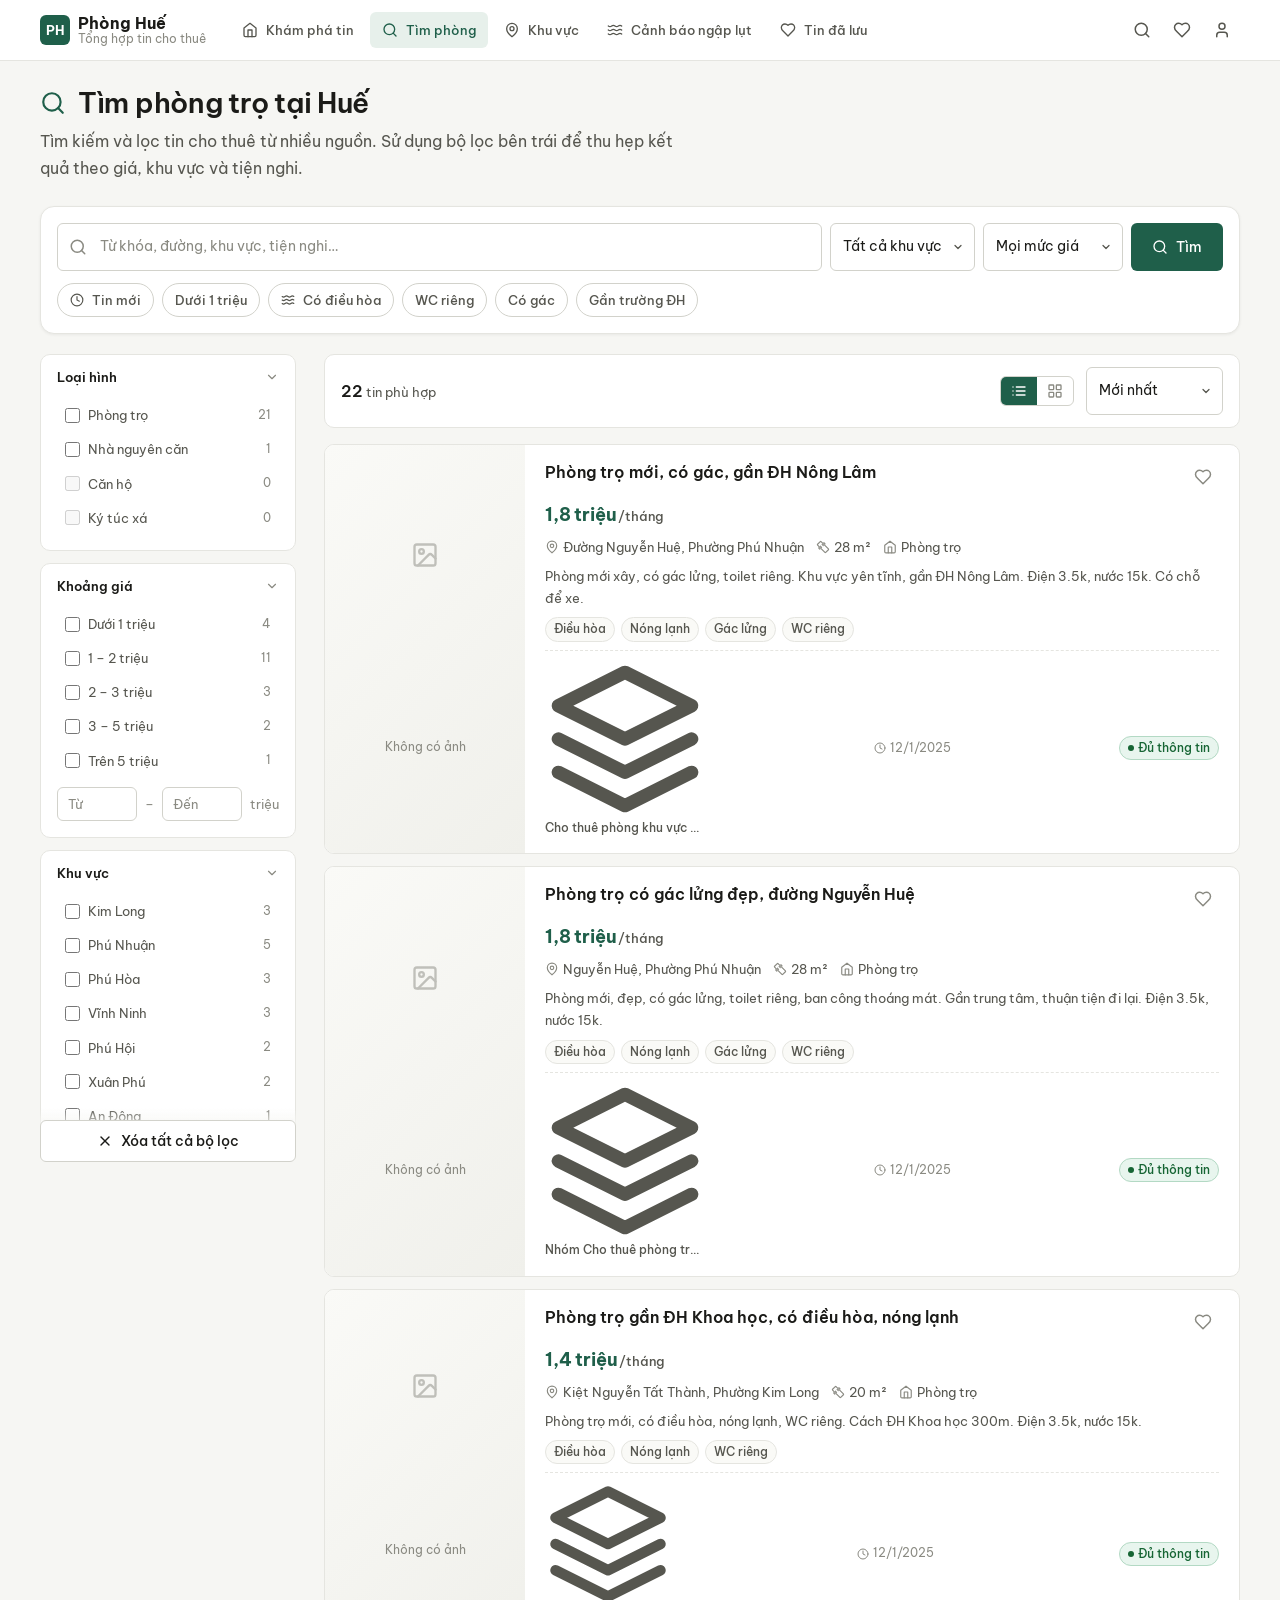
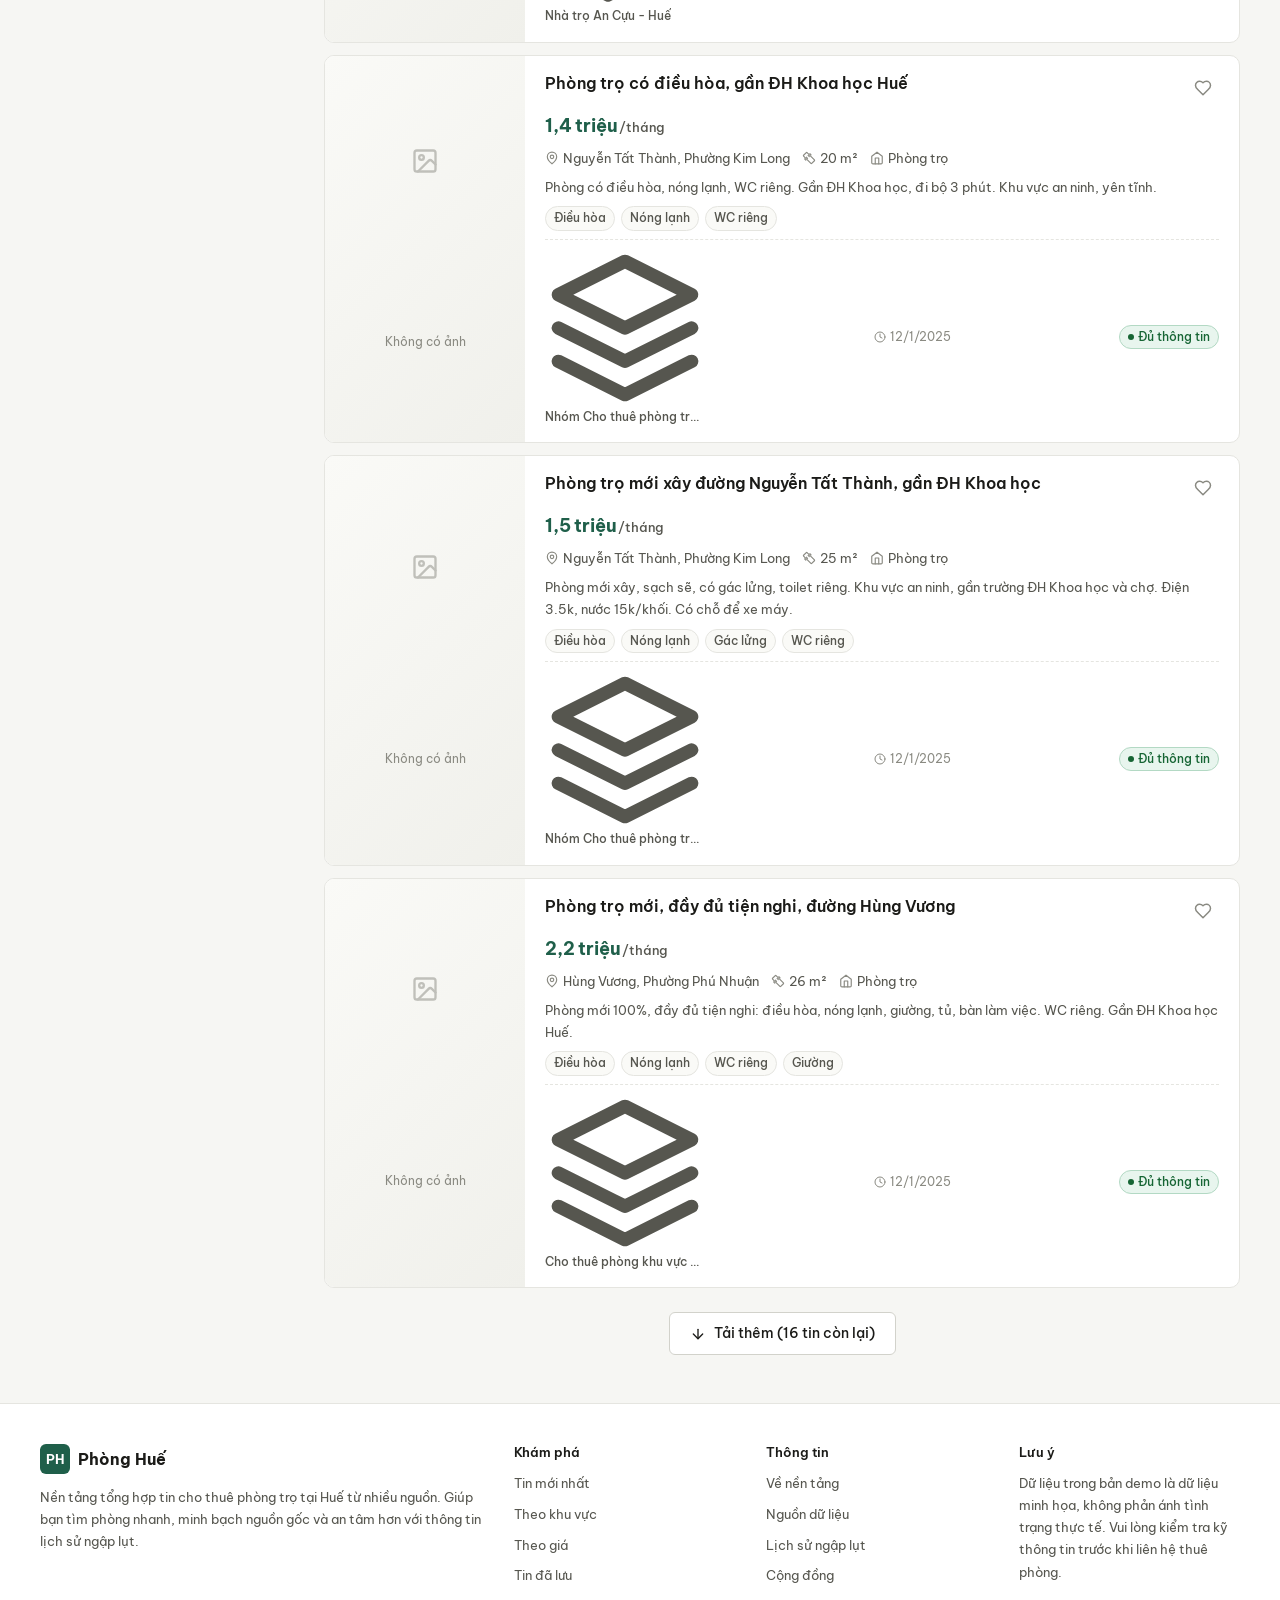
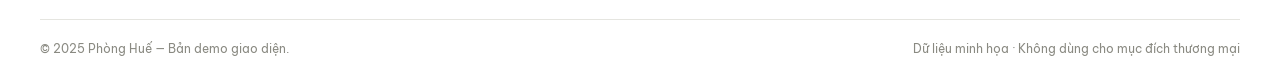
<file: templates/search.html>
<!DOCTYPE html>
<html lang="vi">
<head>
<meta charset="UTF-8" />
<meta name="viewport" content="width=device-width, initial-scale=1.0" />
<title>Tìm phòng trọ — Phòng Huế</title>

<link rel="preconnect" href="https://fonts.googleapis.com" />
<link rel="preconnect" href="https://fonts.gstatic.com" crossorigin />
<link href="https://fonts.googleapis.com/css2?family=Be+Vietnam+Pro:wght@400;500;600;700&display=swap" rel="stylesheet" />

<style>
/* =====================================================================
   LAYOUT CHUNG (rút gọn)
   ===================================================================== */
*,*::before,*::after{box-sizing:border-box}
*{margin:0;padding:0}
html{scroll-behavior:smooth}
html,body{height:100%}
body{-webkit-font-smoothing:antialiased;text-rendering:optimizeLegibility}
img,svg{display:block;max-width:100%}
input,button,textarea,select{font:inherit;color:inherit}
button{background:none;border:none;cursor:pointer}
a{color:inherit;text-decoration:none}
ul,ol{list-style:none}

:root{
  --color-bg:#f6f6f3;--color-surface:#fff;--color-surface-alt:#fafaf7;--color-surface-sunken:#f0f0eb;
  --color-border:#e5e5e0;--color-border-strong:#d2d2cb;--color-border-focus:#1f5f4a;
  --color-text:#1b1b18;--color-text-secondary:#56564f;--color-text-muted:#8a8a82;--color-text-inverse:#fff;
  --color-primary:#1f5f4a;--color-primary-hover:#174a39;--color-primary-soft:#e7f0eb;--color-primary-border:#b8d4c7;
  --color-accent:#b45309;--color-accent-soft:#fdf2e3;
  --color-danger:#b3261e;--color-danger-hover:#8f1e17;--color-danger-soft:#fbeae8;--color-danger-border:#e8b5b0;
  --color-warning:#a16207;--color-warning-soft:#fdf4dc;--color-warning-border:#e8d29a;
  --color-info:#1e5f8a;--color-info-soft:#e6f0f7;--color-info-border:#b3d0e3;
  --color-success:#166534;--color-success-soft:#e8f5ee;--color-success-border:#b3d9c4;
  --font-sans:'Be Vietnam Pro',-apple-system,BlinkMacSystemFont,'Segoe UI',Roboto,sans-serif;
  --fs-xs:.75rem;--fs-sm:.8125rem;--fs-base:.875rem;--fs-md:1rem;--fs-lg:1.125rem;--fs-xl:1.375rem;--fs-2xl:1.75rem;--fs-3xl:2.125rem;
  --fw-regular:400;--fw-medium:500;--fw-semibold:600;--fw-bold:700;
  --lh-tight:1.25;--lh-snug:1.4;--lh-normal:1.55;--lh-relaxed:1.7;
  --space-1:.25rem;--space-2:.5rem;--space-3:.75rem;--space-4:1rem;--space-5:1.25rem;--space-6:1.5rem;--space-8:2rem;--space-10:2.5rem;--space-12:3rem;
  --radius-xs:3px;--radius-sm:4px;--radius:6px;--radius-md:10px;--radius-lg:14px;--radius-full:999px;
  --shadow-xs:0 1px 2px rgba(20,20,15,.04);--shadow-sm:0 1px 3px rgba(20,20,15,.06);--shadow:0 2px 8px rgba(20,20,15,.06);--shadow-md:0 6px 24px rgba(20,20,15,.10);--shadow-lg:0 12px 40px rgba(20,20,15,.14);
  --container-max:1240px;--header-height:60px;--sidebar-width:300px;
  --t-fast:.12s ease;--t-base:.18s ease;--t-slow:.3s ease;
  --z-header:50;--z-modal:100;--z-toast:200;
}

body{font-family:var(--font-sans);font-size:var(--fs-base);line-height:var(--lh-normal);color:var(--color-text);background:var(--color-bg);min-height:100vh}
h1,h2,h3,h4{font-weight:var(--fw-semibold);line-height:var(--lh-tight);color:var(--color-text);letter-spacing:-.01em}
h1{font-size:var(--fs-2xl)}h2{font-size:var(--fs-xl)}h3{font-size:var(--fs-lg)}h4{font-size:var(--fs-md)}
p{line-height:var(--lh-relaxed)}
::selection{background:var(--color-primary-soft);color:var(--color-primary)}
:focus-visible{outline:2px solid var(--color-border-focus);outline-offset:2px;border-radius:var(--radius-xs)}

.app-shell{display:flex;flex-direction:column;min-height:100vh}
.page-content{flex:1;padding:var(--space-6) 0 var(--space-12)}
.container{width:100%;max-width:var(--container-max);margin:0 auto;padding:0 var(--space-5)}

/* HEADER */
.site-header{position:sticky;top:0;z-index:var(--z-header);background:var(--color-surface);border-bottom:1px solid var(--color-border)}
.header-inner{display:flex;align-items:center;gap:var(--space-6);height:var(--header-height);max-width:var(--container-max);margin:0 auto;padding:0 var(--space-5)}
.logo{display:flex;align-items:center;gap:var(--space-2);font-weight:var(--fw-bold);font-size:var(--fs-md);flex-shrink:0}
.logo-mark{width:30px;height:30px;border-radius:var(--radius);background:var(--color-primary);color:var(--color-text-inverse);display:grid;place-items:center;font-weight:var(--fw-bold);font-size:var(--fs-sm);flex-shrink:0}
.logo-text{display:flex;flex-direction:column;line-height:1.1}
.logo-sub{font-size:var(--fs-xs);color:var(--color-text-muted);font-weight:var(--fw-regular)}
.main-nav{display:flex;align-items:center;gap:var(--space-1);flex:1;min-width:0}
.nav-link{padding:var(--space-2) var(--space-3);font-size:var(--fs-sm);font-weight:var(--fw-medium);color:var(--color-text-secondary);border-radius:var(--radius);display:inline-flex;align-items:center;gap:var(--space-2);transition:background var(--t-fast),color var(--t-fast);white-space:nowrap}
.nav-link:hover{background:var(--color-surface-alt);color:var(--color-text)}
.nav-link.active{color:var(--color-primary);background:var(--color-primary-soft)}
.nav-link .icon{width:16px;height:16px;flex-shrink:0}
.nav-link .badge-count{min-width:18px;height:18px;padding:0 5px;background:var(--color-danger);color:var(--color-text-inverse);font-size:10px;font-weight:var(--fw-semibold);border-radius:var(--radius-full);display:inline-grid;place-items:center;line-height:1}
.header-actions{display:flex;align-items:center;gap:var(--space-1);flex-shrink:0}
.icon-btn{position:relative;width:36px;height:36px;display:grid;place-items:center;border-radius:var(--radius);color:var(--color-text-secondary);transition:background var(--t-fast),color var(--t-fast)}
.icon-btn:hover{background:var(--color-surface-alt);color:var(--color-text)}
.icon-btn .icon{width:18px;height:18px}
.icon-btn .badge-count{position:absolute;top:2px;right:2px;min-width:16px;height:16px;padding:0 4px;background:var(--color-danger);color:var(--color-text-inverse);font-size:10px;font-weight:var(--fw-semibold);border-radius:var(--radius-full);display:grid;place-items:center;line-height:1}
.menu-toggle{display:none}

/* FOOTER */
.site-footer{background:var(--color-surface);border-top:1px solid var(--color-border);padding:var(--space-10) 0 var(--space-6);margin-top:auto}
.footer-grid{display:grid;grid-template-columns:2fr 1fr 1fr 1fr;gap:var(--space-8);margin-bottom:var(--space-8)}
.footer-col h4{font-size:var(--fs-sm);font-weight:var(--fw-semibold);margin-bottom:var(--space-3)}
.footer-col p,.footer-col a{font-size:var(--fs-sm);color:var(--color-text-secondary);line-height:var(--lh-relaxed)}
.footer-col ul{display:flex;flex-direction:column;gap:var(--space-2)}
.footer-col a:hover{color:var(--color-primary)}
.footer-brand{display:flex;align-items:center;gap:var(--space-2);margin-bottom:var(--space-3);font-weight:var(--fw-bold);font-size:var(--fs-md)}
.footer-bottom{padding-top:var(--space-5);border-top:1px solid var(--color-border);display:flex;justify-content:space-between;align-items:center;gap:var(--space-4);flex-wrap:wrap;font-size:var(--fs-xs);color:var(--color-text-muted)}

/* BUTTONS */
.btn{display:inline-flex;align-items:center;justify-content:center;gap:var(--space-2);padding:var(--space-3) var(--space-5);border-radius:var(--radius);font-size:var(--fs-base);font-weight:var(--fw-medium);line-height:1.2;border:1px solid transparent;cursor:pointer;transition:background var(--t-fast),border-color var(--t-fast),color var(--t-fast);white-space:nowrap;text-align:center;user-select:none}
.btn .icon{width:16px;height:16px;flex-shrink:0}
.btn-primary{background:var(--color-primary);color:var(--color-text-inverse)}
.btn-primary:hover{background:var(--color-primary-hover)}
.btn-outline{border-color:var(--color-border-strong);background:var(--color-surface);color:var(--color-text)}
.btn-outline:hover{background:var(--color-surface-alt);border-color:var(--color-text-muted)}
.btn-ghost{color:var(--color-text-secondary);background:transparent}
.btn-ghost:hover{background:var(--color-surface-alt);color:var(--color-text)}
.btn-sm{padding:var(--space-2) var(--space-3);font-size:var(--fs-sm)}
.btn-sm .icon{width:14px;height:14px}
.btn-block{width:100%}

/* FORM */
.input,.select{width:100%;padding:var(--space-3);border:1px solid var(--color-border-strong);border-radius:var(--radius);font-size:var(--fs-base);background:var(--color-surface);color:var(--color-text);transition:border-color var(--t-fast),box-shadow var(--t-fast)}
.input:focus,.select:focus{outline:none;border-color:var(--color-primary);box-shadow:0 0 0 3px var(--color-primary-soft)}
.input::placeholder{color:var(--color-text-muted)}
.select{appearance:none;background-image:url("data:image/svg+xml;charset=utf8,%3Csvg xmlns='http://www.w3.org/2000/svg' width='12' height='12' viewBox='0 0 24 24' fill='none' stroke='%2356564f' stroke-width='2.5' stroke-linecap='round' stroke-linejoin='round'%3E%3Cpolyline points='6 9 12 15 18 9'/%3E%3C/svg%3E");background-repeat:no-repeat;background-position:right 10px center;padding-right:32px;cursor:pointer}
.input-with-icon{position:relative;display:flex;align-items:center}
.input-with-icon .icon{position:absolute;left:var(--space-3);width:18px;height:18px;color:var(--color-text-muted);pointer-events:none}
.input-with-icon .input{padding-left:42px}
.checkbox{display:inline-flex;align-items:center;gap:var(--space-2);cursor:pointer;font-size:var(--fs-sm);color:var(--color-text-secondary);user-select:none}
.checkbox input{accent-color:var(--color-primary);cursor:pointer;width:16px;height:16px}

/* CARD */
.card{background:var(--color-surface);border:1px solid var(--color-border);border-radius:var(--radius-md);overflow:hidden}
.card-padded{padding:var(--space-5)}

/* BADGES */
.badge{display:inline-flex;align-items:center;gap:4px;font-size:var(--fs-xs);font-weight:var(--fw-medium);padding:2px 8px;border-radius:var(--radius-full);background:var(--color-surface-alt);color:var(--color-text-secondary);border:1px solid var(--color-border);white-space:nowrap;line-height:1.5}
.badge .icon{width:12px;height:12px;flex-shrink:0}
.badge-primary{background:var(--color-primary-soft);color:var(--color-primary);border-color:var(--color-primary-border)}
.badge-success{background:var(--color-success-soft);color:var(--color-success);border-color:var(--color-success-border)}
.badge-warning{background:var(--color-warning-soft);color:var(--color-warning);border-color:var(--color-warning-border)}
.badge-danger{background:var(--color-danger-soft);color:var(--color-danger);border-color:var(--color-danger-border)}
.badge-info{background:var(--color-info-soft);color:var(--color-info);border-color:var(--color-info-border)}
.tag{display:inline-flex;align-items:center;gap:4px;font-size:var(--fs-xs);padding:2px 8px;border-radius:var(--radius-full);background:var(--color-surface-alt);color:var(--color-text-secondary);border:1px solid var(--color-border);font-weight:var(--fw-medium);white-space:nowrap}
.tag .icon{width:12px;height:12px;flex-shrink:0}
.chip{display:inline-flex;align-items:center;gap:var(--space-2);padding:6px 12px;border-radius:var(--radius-full);border:1px solid var(--color-border-strong);background:var(--color-surface);color:var(--color-text-secondary);font-size:var(--fs-sm);font-weight:var(--fw-medium);cursor:pointer;transition:background var(--t-fast),border-color var(--t-fast),color var(--t-fast);user-select:none;white-space:nowrap}
.chip:hover{border-color:var(--color-text-muted);color:var(--color-text)}
.chip.active{background:var(--color-primary);border-color:var(--color-primary);color:var(--color-text-inverse)}
.chip .icon{width:14px;height:14px;flex-shrink:0}

/* TOAST */
.toast-container{position:fixed;bottom:var(--space-5);right:var(--space-5);z-index:var(--z-toast);display:flex;flex-direction:column;gap:var(--space-2);pointer-events:none;max-width:360px}
.toast{background:var(--color-text);color:var(--color-text-inverse);padding:var(--space-3) var(--space-4);border-radius:var(--radius);font-size:var(--fs-sm);font-weight:var(--fw-medium);box-shadow:var(--shadow-md);display:flex;align-items:center;gap:var(--space-2);pointer-events:auto;animation:toastIn var(--t-base) ease;line-height:1.4}
.toast .icon{width:16px;height:16px;flex-shrink:0}
.toast-success{background:var(--color-success)}
.toast-error{background:var(--color-danger)}
.toast-warning{background:var(--color-warning)}
.toast-info{background:var(--color-info)}
.toast.leaving{opacity:0;transform:translateY(8px);transition:opacity var(--t-base),transform var(--t-base)}
@keyframes toastIn{from{transform:translateY(8px);opacity:0}to{transform:translateY(0);opacity:1}}

/* MODAL */
.modal-overlay{position:fixed;inset:0;background:rgba(20,20,15,.5);display:grid;place-items:center;padding:var(--space-4);z-index:var(--z-modal);animation:fadeIn var(--t-base);overflow-y:auto}
.modal{background:var(--color-surface);border-radius:var(--radius-lg);max-width:720px;width:100%;max-height:90vh;overflow:auto;box-shadow:var(--shadow-lg);animation:slideUp var(--t-base) ease;margin:auto}
.modal-lg{max-width:960px}
.modal-header{display:flex;align-items:flex-start;justify-content:space-between;gap:var(--space-4);padding:var(--space-5) var(--space-6);border-bottom:1px solid var(--color-border);position:sticky;top:0;background:var(--color-surface);z-index:1}
.modal-header h2{font-size:var(--fs-lg)}
.modal-subtitle{font-size:var(--fs-sm);color:var(--color-text-muted);margin-top:2px}
.modal-close{width:32px;height:32px;display:grid;place-items:center;border-radius:var(--radius);color:var(--color-text-muted);flex-shrink:0}
.modal-close:hover{background:var(--color-surface-alt);color:var(--color-text)}
.modal-body{padding:var(--space-6)}
.modal-footer{padding:var(--space-4) var(--space-6);border-top:1px solid var(--color-border);display:flex;justify-content:flex-end;gap:var(--space-2);flex-wrap:wrap}
@keyframes fadeIn{from{opacity:0}to{opacity:1}}
@keyframes slideUp{from{transform:translateY(12px);opacity:0}to{transform:translateY(0);opacity:1}}

/* SKELETON */
.skeleton{background:linear-gradient(90deg,#eee 0%,#f5f5f5 50%,#eee 100%);background-size:200% 100%;animation:shimmer 1.4s infinite;border-radius:var(--radius-sm)}
@keyframes shimmer{0%{background-position:200% 0}100%{background-position:-200% 0}}
.skeleton-line{height:12px}

/* STATE */
.state-block{text-align:center;padding:var(--space-12) var(--space-6);background:var(--color-surface);border:1px dashed var(--color-border-strong);border-radius:var(--radius-md)}
.state-block .state-icon{width:44px;height:44px;color:var(--color-text-muted);margin:0 auto var(--space-4);opacity:.7}
.state-block h3{font-size:var(--fs-md);margin-bottom:var(--space-2)}
.state-block p{color:var(--color-text-muted);font-size:var(--fs-sm);margin-bottom:var(--space-5);max-width:420px;margin-left:auto;margin-right:auto}

/* UTILITIES */
.text-muted{color:var(--color-text-muted)}
.text-secondary{color:var(--color-text-secondary)}
.text-primary{color:var(--color-primary)}
.text-danger{color:var(--color-danger)}
.text-warning{color:var(--color-warning)}
.text-success{color:var(--color-success)}
.text-xs{font-size:var(--fs-xs)}
.text-sm{font-size:var(--fs-sm)}
.fw-medium{font-weight:var(--fw-medium)}
.fw-semibold{font-weight:var(--fw-semibold)}
.flex{display:flex}
.flex-wrap{flex-wrap:wrap}
.items-center{align-items:center}
.justify-between{justify-content:space-between}
.gap-1{gap:var(--space-1)}
.gap-2{gap:var(--space-2)}
.gap-3{gap:var(--space-3)}
.gap-4{gap:var(--space-4)}
.mt-2{margin-top:var(--space-2)}
.mt-3{margin-top:var(--space-3)}
.mt-4{margin-top:var(--space-4)}
.mb-3{margin-bottom:var(--space-3)}
.mb-4{margin-bottom:var(--space-4)}
.hidden{display:none!important}

/* =====================================================================
   PAGE: SEARCH — style riêng
   ===================================================================== */

/* Page header */
.search-header{
  margin-bottom:var(--space-6);
}
.search-header h1{
  font-size:var(--fs-2xl);
  margin-bottom:var(--space-2);
  display:flex;
  align-items:center;
  gap:var(--space-3);
}
.search-header h1 .icon{width:26px;height:26px;color:var(--color-primary);flex-shrink:0}
.search-header p{color:var(--color-text-secondary);font-size:var(--fs-md);max-width:640px}

/* Search box lớn */
.search-box{
  background:var(--color-surface);
  border:1px solid var(--color-border);
  border-radius:var(--radius-lg);
  padding:var(--space-4);
  margin-bottom:var(--space-5);
  box-shadow:var(--shadow-sm);
}
.search-row{
  display:flex;
  gap:var(--space-2);
  align-items:stretch;
  flex-wrap:wrap;
}
.search-row .input-with-icon{flex:1;min-width:220px}
.search-row .select{width:auto;min-width:140px}

/* Active filters */
.active-filters{
  display:flex;
  flex-wrap:wrap;
  gap:var(--space-2);
  margin-top:var(--space-3);
  padding-top:var(--space-3);
  border-top:1px dashed var(--color-border);
  align-items:center;
}
.active-filters-label{
  font-size:var(--fs-xs);
  color:var(--color-text-muted);
  font-weight:var(--fw-semibold);
  text-transform:uppercase;
  letter-spacing:.05em;
}
.filter-pill{
  display:inline-flex;
  align-items:center;
  gap:6px;
  padding:4px 10px;
  border-radius:var(--radius-full);
  background:var(--color-primary-soft);
  color:var(--color-primary);
  font-size:var(--fs-xs);
  font-weight:var(--fw-medium);
  border:1px solid var(--color-primary-border);
}
.filter-pill button{
  display:grid;
  place-items:center;
  width:16px;
  height:16px;
  border-radius:50%;
  color:var(--color-primary);
  transition:background var(--t-fast);
}
.filter-pill button:hover{background:rgba(31,95,74,.15)}
.filter-pill .icon{width:12px;height:12px}

/* Quick chips */
.quick-row{
  display:flex;
  flex-wrap:wrap;
  gap:var(--space-2);
  margin-top:var(--space-3);
}

/* Layout */
.search-layout{
  display:grid;
  grid-template-columns:260px minmax(0,1fr);
  gap:var(--space-6);
  align-items:start;
}

/* Sidebar */
.filter-sidebar{
  position:sticky;
  top:calc(var(--header-height) + var(--space-4));
  max-height:calc(100vh - var(--header-height) - var(--space-8));
  overflow-y:auto;
  padding-right:4px;
}
.filter-sidebar::-webkit-scrollbar{width:6px}
.filter-sidebar::-webkit-scrollbar-thumb{background:var(--color-border-strong);border-radius:3px}

.filter-block{
  background:var(--color-surface);
  border:1px solid var(--color-border);
  border-radius:var(--radius-md);
  margin-bottom:var(--space-3);
  overflow:hidden;
}
.filter-block-head{
  display:flex;
  align-items:center;
  justify-content:space-between;
  width:100%;
  padding:var(--space-3) var(--space-4);
  font-size:var(--fs-sm);
  font-weight:var(--fw-semibold);
  color:var(--color-text);
  transition:background var(--t-fast);
}
.filter-block-head:hover{background:var(--color-surface-alt)}
.filter-block-head .icon{width:14px;height:14px;color:var(--color-text-muted);transition:transform var(--t-base)}
.filter-block.collapsed .filter-block-head .icon{transform:rotate(-90deg)}
.filter-block-body{
  padding:0 var(--space-4) var(--space-4);
  display:flex;
  flex-direction:column;
  gap:2px;
}
.filter-block.collapsed .filter-block-body{display:none}

.filter-option{
  display:flex;
  align-items:center;
  gap:var(--space-2);
  padding:6px var(--space-2);
  border-radius:var(--radius-sm);
  font-size:var(--fs-sm);
  color:var(--color-text-secondary);
  cursor:pointer;
  transition:background var(--t-fast);
}
.filter-option:hover{background:var(--color-surface-alt);color:var(--color-text)}
.filter-option input{accent-color:var(--color-primary);cursor:pointer;width:15px;height:15px;flex-shrink:0}
.filter-option .count{
  margin-left:auto;
  font-size:var(--fs-xs);
  color:var(--color-text-muted);
  font-variant-numeric:tabular-nums;
}

.price-inputs{
  display:flex;
  align-items:center;
  gap:var(--space-2);
  margin-top:var(--space-2);
}
.price-inputs .input{padding:6px 10px;font-size:var(--fs-sm)}
.price-inputs .sep{color:var(--color-text-muted);font-size:var(--fs-sm);flex-shrink:0}

.sidebar-reset{
  position:sticky;
  bottom:0;
  padding-top:var(--space-3);
  background:linear-gradient(180deg,transparent,var(--color-bg) 40%);
}

/* Mobile filter toggle */
.mobile-filter-btn{
  display:none;
  width:100%;
  margin-bottom:var(--space-4);
}

/* Toolbar */
.result-toolbar{
  display:flex;
  align-items:center;
  justify-content:space-between;
  gap:var(--space-4);
  padding:var(--space-3) var(--space-4);
  background:var(--color-surface);
  border:1px solid var(--color-border);
  border-radius:var(--radius-md);
  margin-bottom:var(--space-4);
  flex-wrap:wrap;
}
.result-count{
  font-size:var(--fs-sm);
  color:var(--color-text-secondary);
}
.result-count strong{color:var(--color-text);font-weight:var(--fw-semibold);font-size:var(--fs-md)}
.toolbar-right{
  display:flex;
  align-items:center;
  gap:var(--space-3);
  flex-wrap:wrap;
}
.view-toggle{
  display:inline-flex;
  border:1px solid var(--color-border-strong);
  border-radius:var(--radius);
  overflow:hidden;
}
.view-toggle button{
  padding:6px 10px;
  color:var(--color-text-muted);
  transition:background var(--t-fast),color var(--t-fast);
  display:grid;
  place-items:center;
}
.view-toggle button:hover{background:var(--color-surface-alt);color:var(--color-text)}
.view-toggle button.active{background:var(--color-primary);color:var(--color-text-inverse)}
.view-toggle .icon{width:16px;height:16px}

/* Listing list (grid view) */
.listing-list{
  display:flex;
  flex-direction:column;
  gap:var(--space-3);
}
.listing-list.grid-view{
  display:grid;
  grid-template-columns:repeat(2,1fr);
  gap:var(--space-4);
}

/* Listing card */
.listing-card{
  background:var(--color-surface);
  border:1px solid var(--color-border);
  border-radius:var(--radius-md);
  overflow:hidden;
  transition:border-color var(--t-fast),box-shadow var(--t-fast);
  display:grid;
  grid-template-columns:200px 1fr;
}
.listing-list.grid-view .listing-card{
  grid-template-columns:1fr;
  grid-template-rows:auto 1fr;
}
.listing-card:hover{
  border-color:var(--color-border-strong);
  box-shadow:var(--shadow);
}
.listing-card.saved{
  border-color:var(--color-primary-border);
}
.listing-media{
  position:relative;
  background:var(--color-surface-alt);
  min-height:160px;
  overflow:hidden;
}
.listing-list.grid-view .listing-media{
  min-height:180px;
  aspect-ratio:16/10;
}
.listing-media img{
  width:100%;
  height:100%;
  object-fit:cover;
  position:absolute;
  inset:0;
}
.media-placeholder{
  width:100%;
  height:100%;
  min-height:160px;
  display:grid;
  place-items:center;
  color:var(--color-text-muted);
  font-size:var(--fs-xs);
  text-align:center;
  padding:var(--space-4);
  background:linear-gradient(135deg,var(--color-surface-alt) 0%,#f0f0eb 100%);
}
.media-placeholder .icon{width:28px;height:28px;margin:0 auto var(--space-2);opacity:.5}
.media-badges{
  position:absolute;
  top:var(--space-2);
  left:var(--space-2);
  display:flex;
  gap:4px;
  flex-wrap:wrap;
  z-index:1;
}
.listing-body{
  padding:var(--space-4) var(--space-5);
  display:flex;
  flex-direction:column;
  gap:var(--space-2);
  min-width:0;
}
.listing-top{
  display:flex;
  align-items:flex-start;
  justify-content:space-between;
  gap:var(--space-3);
}
.listing-title{
  font-size:var(--fs-md);
  font-weight:var(--fw-semibold);
  color:var(--color-text);
  line-height:1.4;
  display:-webkit-box;
  -webkit-line-clamp:2;
  -webkit-box-orient:vertical;
  overflow:hidden;
}
.listing-title:hover{color:var(--color-primary)}
.save-btn{
  flex-shrink:0;
  width:32px;
  height:32px;
  display:grid;
  place-items:center;
  border-radius:var(--radius);
  color:var(--color-text-muted);
  transition:background var(--t-fast),color var(--t-fast);
}
.save-btn:hover{background:var(--color-surface-alt);color:var(--color-text)}
.save-btn.saved{color:var(--color-danger)}
.save-btn .icon{width:18px;height:18px}

.listing-price{
  font-size:var(--fs-lg);
  font-weight:var(--fw-bold);
  color:var(--color-primary);
  letter-spacing:-.01em;
}
.listing-price .unit{font-size:var(--fs-sm);font-weight:var(--fw-medium);color:var(--color-text-secondary);margin-left:2px}
.listing-price.unknown{
  color:var(--color-text-muted);
  font-size:var(--fs-md);
  font-weight:var(--fw-medium);
  font-style:italic;
}

.listing-meta{
  display:flex;
  flex-wrap:wrap;
  gap:var(--space-3);
  font-size:var(--fs-sm);
  color:var(--color-text-secondary);
}
.listing-meta .meta-item{display:inline-flex;align-items:center;gap:4px}
.listing-meta .icon{width:14px;height:14px;color:var(--color-text-muted);flex-shrink:0}

.listing-excerpt{
  font-size:var(--fs-sm);
  color:var(--color-text-secondary);
  display:-webkit-box;
  -webkit-line-clamp:2;
  -webkit-box-orient:vertical;
  overflow:hidden;
}
.listing-list.grid-view .listing-excerpt{-webkit-line-clamp:3}

.listing-tags{display:flex;flex-wrap:wrap;gap:6px}

.listing-footer{
  display:flex;
  align-items:center;
  justify-content:space-between;
  gap:var(--space-3);
  flex-wrap:wrap;
  margin-top:auto;
  padding-top:var(--space-2);
  border-top:1px dashed var(--color-border);
  font-size:var(--fs-xs);
  color:var(--color-text-muted);
}
.listing-footer .source-name{
  color:var(--color-text-secondary);
  font-weight:var(--fw-medium);
  overflow:hidden;
  text-overflow:ellipsis;
  white-space:nowrap;
  max-width:160px;
}
.listing-footer .meta-time{display:inline-flex;align-items:center;gap:4px}
.listing-footer .meta-time .icon{width:12px;height:12px}

/* Load more */
.load-more-wrap{
  text-align:center;
  margin-top:var(--space-6);
}

/* Loading skeleton */
.skeleton-list{display:flex;flex-direction:column;gap:var(--space-3)}
.skeleton-card{
  background:var(--color-surface);
  border:1px solid var(--color-border);
  border-radius:var(--radius-md);
  overflow:hidden;
  display:grid;
  grid-template-columns:200px 1fr;
}
.skeleton-media{background:var(--color-surface-alt);min-height:160px}
.skeleton-body{padding:var(--space-4) var(--space-5);display:flex;flex-direction:column;gap:var(--space-3)}

/* RESPONSIVE */
@media (max-width:1024px){
  .search-layout{grid-template-columns:220px minmax(0,1fr);gap:var(--space-5)}
  .footer-grid{grid-template-columns:1fr 1fr}
  .listing-list.grid-view{grid-template-columns:1fr}
}
@media (max-width:768px){
  .container{padding:0 var(--space-4)}
  .main-nav{display:none}
  .menu-toggle{display:grid}
  .header-inner{gap:var(--space-3);padding:0 var(--space-4)}
  .logo-sub{display:none}
  .header-actions .desktop-only{display:none}
  .page-content{padding:var(--space-4) 0 var(--space-10)}
  .footer-grid{grid-template-columns:1fr;gap:var(--space-6)}
  .footer-bottom{flex-direction:column;align-items:flex-start}

  .search-layout{grid-template-columns:1fr;gap:0}
  .filter-sidebar{
    position:fixed;
    top:0;
    left:0;
    right:0;
    bottom:0;
    max-height:none;
    background:var(--color-bg);
    padding:var(--space-4);
    z-index:90;
    transform:translateY(100%);
    transition:transform var(--t-slow);
    overflow-y:auto;
    display:flex;
    flex-direction:column;
  }
  .filter-sidebar.open{transform:translateY(0)}
  .filter-sidebar-head{
    display:flex;
    align-items:center;
    justify-content:space-between;
    padding:var(--space-3) 0;
    border-bottom:1px solid var(--color-border);
    margin-bottom:var(--space-4);
    position:sticky;
    top:calc(-1 * var(--space-4));
    background:var(--color-bg);
    z-index:1;
  }
  .filter-sidebar-head h3{font-size:var(--fs-md)}
  .mobile-filter-btn{display:inline-flex}

  .listing-card{grid-template-columns:1fr}
  .listing-media{min-height:180px;aspect-ratio:16/9}
  .skeleton-card{grid-template-columns:1fr}

  .search-row{flex-direction:column}
  .search-row .select{width:100%}

  .toast-container{left:var(--space-4);right:var(--space-4);bottom:var(--space-4);max-width:none}
  .modal-overlay{padding:0;align-items:flex-end}
  .modal{max-width:100%;border-radius:var(--radius-lg) var(--radius-lg) 0 0;max-height:92vh}
  .modal-body{padding:var(--space-5)}
}
@media (max-width:480px){
  :root{--fs-3xl:1.75rem;--fs-2xl:1.5rem;--fs-xl:1.25rem}
  .btn{padding:var(--space-2) var(--space-4)}
}
</style>
</head>
<body>

<div id="app" class="app-shell">

  <!-- HEADER -->
  <header class="site-header">
    <div class="header-inner">
      <a href="#" class="logo">
        <span class="logo-mark">PH</span>
        <span class="logo-text">Phòng Huế<span class="logo-sub">Tổng hợp tin cho thuê</span></span>
      </a>
      <nav class="main-nav">
        <a href="#" class="nav-link"><svg class="icon" viewBox="0 0 24 24" fill="none" stroke="currentColor" stroke-width="2" stroke-linecap="round" stroke-linejoin="round"><path d="m3 9 9-7 9 7v11a2 2 0 0 1-2 2H5a2 2 0 0 1-2-2z"/><polyline points="9 22 9 12 15 12 15 22"/></svg> Khám phá tin</a>
        <a href="#" class="nav-link active"><svg class="icon" viewBox="0 0 24 24" fill="none" stroke="currentColor" stroke-width="2" stroke-linecap="round" stroke-linejoin="round"><circle cx="11" cy="11" r="8"/><path d="m21 21-4.3-4.3"/></svg> Tìm phòng</a>
        <a href="#" class="nav-link"><svg class="icon" viewBox="0 0 24 24" fill="none" stroke="currentColor" stroke-width="2" stroke-linecap="round" stroke-linejoin="round"><path d="M20 10c0 6-8 12-8 12s-8-6-8-12a8 8 0 0 1 16 0Z"/><circle cx="12" cy="10" r="3"/></svg> Khu vực</a>
        <a href="#" class="nav-link"><svg class="icon" viewBox="0 0 24 24" fill="none" stroke="currentColor" stroke-width="2" stroke-linecap="round" stroke-linejoin="round"><path d="M2 6c.6.5 1.2 1 2.5 1C7 7 7 5 9.5 5c2.6 0 2.4 2 5 2 2.5 0 2.5-2 5-2 1.3 0 1.9.5 2.5 1"/><path d="M2 12c.6.5 1.2 1 2.5 1 2.5 0 2.5-2 5-2 2.6 0 2.4 2 5 2 2.5 0 2.5-2 5-2 1.3 0 1.9.5 2.5 1"/><path d="M2 18c.6.5 1.2 1 2.5 1 2.5 0 2.5-2 5-2 2.6 0 2.4 2 5 2 2.5 0 2.5-2 5-2 1.3 0 1.9.5 2.5 1"/></svg> Cảnh báo ngập lụt</a>
        <a href="#" class="nav-link"><svg class="icon" viewBox="0 0 24 24" fill="none" stroke="currentColor" stroke-width="2" stroke-linecap="round" stroke-linejoin="round"><path d="M19 14c1.49-1.46 3-3.21 3-5.5A5.5 5.5 0 0 0 16.5 3c-1.76 0-3 .5-4.5 2-1.5-1.5-2.74-2-4.5-2A5.5 5.5 0 0 0 2 8.5c0 2.3 1.5 4.05 3 5.5l7 7Z"/></svg> Tin đã lưu</a>
      </nav>
      <div class="header-actions">
        <button class="icon-btn desktop-only" aria-label="Tìm kiếm"><svg class="icon" viewBox="0 0 24 24" fill="none" stroke="currentColor" stroke-width="2" stroke-linecap="round" stroke-linejoin="round"><circle cx="11" cy="11" r="8"/><path d="m21 21-4.3-4.3"/></svg></button>
        <button class="icon-btn desktop-only" aria-label="Tin đã lưu"><svg class="icon" viewBox="0 0 24 24" fill="none" stroke="currentColor" stroke-width="2" stroke-linecap="round" stroke-linejoin="round"><path d="M19 14c1.49-1.46 3-3.21 3-5.5A5.5 5.5 0 0 0 16.5 3c-1.76 0-3 .5-4.5 2-1.5-1.5-2.74-2-4.5-2A5.5 5.5 0 0 0 2 8.5c0 2.3 1.5 4.05 3 5.5l7 7Z"/></svg></button>
        <button class="icon-btn" aria-label="Tài khoản"><svg class="icon" viewBox="0 0 24 24" fill="none" stroke="currentColor" stroke-width="2" stroke-linecap="round" stroke-linejoin="round"><path d="M19 21v-2a4 4 0 0 0-4-4H9a4 4 0 0 0-4 4v2"/><circle cx="12" cy="7" r="4"/></svg></button>
        <button class="icon-btn menu-toggle" aria-label="Menu"><svg class="icon" viewBox="0 0 24 24" fill="none" stroke="currentColor" stroke-width="2" stroke-linecap="round" stroke-linejoin="round"><line x1="4" x2="20" y1="12" y2="12"/><line x1="4" x2="20" y1="6" y2="6"/><line x1="4" x2="20" y1="18" y2="18"/></svg></button>
      </div>
    </div>
  </header>

  <main id="page-content" class="page-content"></main>

  <footer class="site-footer">
    <div class="container">
      <div class="footer-grid">
        <div class="footer-col">
          <div class="footer-brand"><span class="logo-mark">PH</span><span>Phòng Huế</span></div>
          <p>Nền tảng tổng hợp tin cho thuê phòng trọ tại Huế từ nhiều nguồn. Giúp bạn tìm phòng nhanh, minh bạch nguồn gốc và an tâm hơn với thông tin lịch sử ngập lụt.</p>
        </div>
        <div class="footer-col"><h4>Khám phá</h4><ul><li><a href="#">Tin mới nhất</a></li><li><a href="#">Theo khu vực</a></li><li><a href="#">Theo giá</a></li><li><a href="#">Tin đã lưu</a></li></ul></div>
        <div class="footer-col"><h4>Thông tin</h4><ul><li><a href="#">Về nền tảng</a></li><li><a href="#">Nguồn dữ liệu</a></li><li><a href="#">Lịch sử ngập lụt</a></li><li><a href="#">Cộng đồng</a></li></ul></div>
        <div class="footer-col"><h4>Lưu ý</h4><p>Dữ liệu trong bản demo là dữ liệu minh họa, không phản ánh tình trạng thực tế. Vui lòng kiểm tra kỹ thông tin trước khi liên hệ thuê phòng.</p></div>
      </div>
      <div class="footer-bottom">
        <span>© 2025 Phòng Huế — Bản demo giao diện.</span>
        <span>Dữ liệu minh họa · Không dùng cho mục đích thương mại</span>
      </div>
    </div>
  </footer>

</div>

<div id="toast-container" class="toast-container" aria-live="polite"></div>
<div id="modal-root"></div>

<script>
/* =====================================================================
   DATA — dùng chung với Home (trong dự án thực tách ra data.js)
   ===================================================================== */
const SOURCES = {
  fb1: { id: 'fb1', name: 'Nhóm Cho thuê phòng trọ Huế', type: 'facebook', url: '#' },
  fb2: { id: 'fb2', name: 'Phòng trọ sinh viên Huế', type: 'facebook', url: '#' },
  fb3: { id: 'fb3', name: 'Thuê phòng Huế - Giá rẻ', type: 'facebook', url: '#' },
  fb4: { id: 'fb4', name: 'Nhà trọ An Cựu - Huế', type: 'facebook', url: '#' },
  fb5: { id: 'fb5', name: 'Cho thuê phòng khu vực Đại học', type: 'facebook', url: '#' },
  web1: { id: 'web1', name: 'Nhatrohue.vn', type: 'website', url: '#' }
};

const LISTINGS = [
  { id:'L001', title:'Phòng trọ mới xây đường Nguyễn Tất Thành, gần ĐH Khoa học', excerpt:'Phòng mới xây, sạch sẽ, có gác lửng, toilet riêng. Khu vực an ninh, gần trường ĐH Khoa học và chợ. Điện 3.5k, nước 15k/khối. Có chỗ để xe máy.', price:1500000, area:25, address:'Nguyễn Tất Thành, Phường Kim Long', areaName:'Kim Long', roomType:'Phòng trọ', amenities:['Điều hòa','Nóng lạnh','Gác lửng','WC riêng','Chỗ để xe'], sourceId:'fb1', postedAt:'2025-01-12T09:30:00', collectedAt:'2025-01-12T10:00:00', status:'complete', image:'https://images.unsplash.com/photo-1522708323590-d24dbb6b0267?w=600&q=70', floodRisk:'low', duplicateGroup:null },
  { id:'L002', title:'Cho thuê phòng gần ĐH Sư phạm, có điều hòa', excerpt:'Phòng rộng 20m2, có điều hòa, nóng lạnh, giường, tủ quần áo. Điện 4k, nước 20k/khối. Miễn phí wifi. Gần trường ĐH Sư phạm và ĐH Khoa học.', price:1300000, area:20, address:'Đường Lê Lợi, Phường Phú Nhuận', areaName:'Phú Nhuận', roomType:'Phòng trọ', amenities:['Điều hòa','Nóng lạnh','Wifi','Giường','Tủ'], sourceId:'fb2', postedAt:'2025-01-11T15:20:00', collectedAt:'2025-01-11T16:00:00', status:'complete', image:'https://images.unsplash.com/photo-1560448204-e02f11c3d0e2?w=600&q=70', floodRisk:'medium', duplicateGroup:null },
  { id:'L003', title:'Phòng trọ giá rẻ đường Phan Chu Trinh', excerpt:'Phòng nhỏ gọn, phù hợp sinh viên. Có gác, WC chung. Điện 3k, nước 10k. Khu vực trung tâm, gần chợ Đông Ba.', price:800000, area:12, address:'Phan Chu Trinh, Phường Phú Hòa', areaName:'Phú Hòa', roomType:'Phòng trọ', amenities:['Gác','WC chung','Chỗ để xe'], sourceId:'fb3', postedAt:'2025-01-10T08:15:00', collectedAt:'2025-01-10T09:00:00', status:'partial', image:null, floodRisk:'high', duplicateGroup:null },
  { id:'L004', title:'Phòng trọ có gác lửng đẹp, đường Nguyễn Huệ', excerpt:'Phòng mới, đẹp, có gác lửng, toilet riêng, ban công thoáng mát. Gần trung tâm, thuận tiện đi lại. Điện 3.5k, nước 15k.', price:1800000, area:28, address:'Nguyễn Huệ, Phường Phú Nhuận', areaName:'Phú Nhuận', roomType:'Phòng trọ', amenities:['Điều hòa','Nóng lạnh','Gác lửng','WC riêng','Ban công'], sourceId:'fb1', postedAt:'2025-01-12T14:00:00', collectedAt:'2025-01-12T14:30:00', status:'complete', image:'https://images.unsplash.com/photo-1502672260266-1c1ef2d93688?w=600&q=70', floodRisk:'low', duplicateGroup:'D01' },
  { id:'L005', title:'Phòng trọ mới, có gác, gần ĐH Nông Lâm', excerpt:'Phòng mới xây, có gác lửng, toilet riêng. Khu vực yên tĩnh, gần ĐH Nông Lâm. Điện 3.5k, nước 15k. Có chỗ để xe.', price:1800000, area:28, address:'Đường Nguyễn Huệ, Phường Phú Nhuận', areaName:'Phú Nhuận', roomType:'Phòng trọ', amenities:['Điều hòa','Nóng lạnh','Gác lửng','WC riêng'], sourceId:'fb5', postedAt:'2025-01-12T16:30:00', collectedAt:'2025-01-12T17:00:00', status:'complete', image:'https://images.unsplash.com/photo-1502672260266-1c1ef2d93688?w=600&q=70', floodRisk:'low', duplicateGroup:'D01' },
  { id:'L006', title:'Phòng trọ đường Trần Phú, view sông Hương', excerpt:'Phòng rộng, thoáng, view sông Hương. Có điều hòa, nóng lạnh, WC riêng. Khu vực trung tâm, gần ĐH Khoa học.', price:2500000, area:30, address:'Trần Phú, Phường Phú Hội', areaName:'Phú Hội', roomType:'Phòng trọ', amenities:['Điều hòa','Nóng lạnh','WC riêng','Ban công'], sourceId:'web1', postedAt:'2025-01-09T10:00:00', collectedAt:'2025-01-09T11:00:00', status:'complete', image:'https://images.unsplash.com/photo-1493809842364-78817add7ffb?w=600&q=70', floodRisk:'medium', duplicateGroup:null },
  { id:'L007', title:'Phòng trọ giá rẻ cho sinh viên ĐH Y Dược', excerpt:'Phòng nhỏ, giá rẻ, phù hợp sinh viên. WC chung, có chỗ để xe. Gần ĐH Y Dược, đi bộ 5 phút.', price:700000, area:10, address:'Đường Ngô Quyền, Phường Vĩnh Ninh', areaName:'Vĩnh Ninh', roomType:'Phòng trọ', amenities:['WC chung','Chỗ để xe'], sourceId:'fb2', postedAt:'2025-01-08T07:30:00', collectedAt:'2025-01-08T08:00:00', status:'partial', image:null, floodRisk:'low', duplicateGroup:null },
  { id:'L008', title:'Cho thuê phòng trọ có ban công, đường Bà Triệu', excerpt:'Phòng đẹp, có ban công thoáng. Điều hòa, nóng lạnh, WC riêng. Khu vực an ninh, gần chợ Bến Ngự.', price:1600000, area:22, address:'Bà Triệu, Phường Xuân Phú', areaName:'Xuân Phú', roomType:'Phòng trọ', amenities:['Điều hòa','Nóng lạnh','WC riêng','Ban công'], sourceId:'fb3', postedAt:'2025-01-11T11:00:00', collectedAt:'2025-01-11T12:00:00', status:'complete', image:'https://images.unsplash.com/photo-1554995207-c18c203602cb?w=600&q=70', floodRisk:'medium', duplicateGroup:null },
  { id:'L009', title:'Phòng trọ mới, đầy đủ tiện nghi, đường Hùng Vương', excerpt:'Phòng mới 100%, đầy đủ tiện nghi: điều hòa, nóng lạnh, giường, tủ, bàn làm việc. WC riêng. Gần ĐH Khoa học Huế.', price:2200000, area:26, address:'Hùng Vương, Phường Phú Nhuận', areaName:'Phú Nhuận', roomType:'Phòng trọ', amenities:['Điều hòa','Nóng lạnh','WC riêng','Giường','Tủ','Bàn'], sourceId:'fb5', postedAt:'2025-01-12T08:00:00', collectedAt:'2025-01-12T08:30:00', status:'complete', image:'https://images.unsplash.com/photo-1522771739844-6a9f6d5f14af?w=600&q=70', floodRisk:'low', duplicateGroup:null },
  { id:'L010', title:'Phòng trọ gần chợ An Cựu, có gác', excerpt:'Phòng có gác lửng, WC riêng. Gần chợ An Cựu, thuận tiện mua sắm. Điện 3k, nước 12k.', price:1200000, area:18, address:'Đường An Cựu, Phường An Đông', areaName:'An Đông', roomType:'Phòng trọ', amenities:['Gác lửng','WC riêng'], sourceId:'fb4', postedAt:'2025-01-10T16:45:00', collectedAt:'2025-01-10T17:30:00', status:'partial', image:'https://images.unsplash.com/photo-1484154218962-a197022b5858?w=600&q=70', floodRisk:'high', duplicateGroup:null },
  { id:'L011', title:'Phòng trọ full nội thất đường Lý Thường Kiệt', excerpt:'Phòng full nội thất: điều hòa, nóng lạnh, giường, tủ, bàn, tủ lạnh. WC riêng. Khu vực trung tâm, gần ĐH Khoa học.', price:3000000, area:32, address:'Lý Thường Kiệt, Phường Vĩnh Ninh', areaName:'Vĩnh Ninh', roomType:'Phòng trọ', amenities:['Điều hòa','Nóng lạnh','WC riêng','Giường','Tủ','Bàn','Tủ lạnh'], sourceId:'web1', postedAt:'2025-01-07T09:00:00', collectedAt:'2025-01-07T10:00:00', status:'complete', image:'https://images.unsplash.com/photo-1567767292278-a4f21aa2d36e?w=600&q=70', floodRisk:'low', duplicateGroup:null },
  { id:'L012', title:'Phòng trọ sinh viên giá rẻ đường Tôn Đức Thắng', excerpt:'Phòng dành cho sinh viên, giá rẻ. WC chung, có chỗ để xe. Gần ĐH Nông Lâm, ĐH Khoa học.', price:600000, area:9, address:'Tôn Đức Thắng, Phường Phú Hòa', areaName:'Phú Hòa', roomType:'Phòng trọ', amenities:['WC chung','Chỗ để xe'], sourceId:'fb2', postedAt:'2025-01-06T14:00:00', collectedAt:'2025-01-06T15:00:00', status:'partial', image:null, floodRisk:'medium', duplicateGroup:null },
  { id:'L013', title:'Nhà nguyên căn cho thuê đường Nguyễn Sinh Cung', excerpt:'Nhà nguyên căn 2 tầng, 3 phòng ngủ, 2 WC. Có sân để xe, phòng khách rộng. Phù hợp gia đình hoặc nhóm 4-5 người.', price:5000000, area:80, address:'Nguyễn Sinh Cung, Phường Vỹ Dạ', areaName:'Vỹ Dạ', roomType:'Nhà nguyên căn', amenities:['Điều hòa','Nóng lạnh','WC riêng','Sân để xe','Phòng khách'], sourceId:'web1', postedAt:'2025-01-05T10:00:00', collectedAt:'2025-01-05T11:00:00', status:'complete', image:'https://images.unsplash.com/photo-1568605114967-8130f3a36994?w=600&q=70', floodRisk:'low', duplicateGroup:null },
  { id:'L014', title:'Phòng trọ có điều hòa, gần ĐH Khoa học Huế', excerpt:'Phòng có điều hòa, nóng lạnh, WC riêng. Gần ĐH Khoa học, đi bộ 3 phút. Khu vực an ninh, yên tĩnh.', price:1400000, area:20, address:'Nguyễn Tất Thành, Phường Kim Long', areaName:'Kim Long', roomType:'Phòng trọ', amenities:['Điều hòa','Nóng lạnh','WC riêng'], sourceId:'fb1', postedAt:'2025-01-12T10:15:00', collectedAt:'2025-01-12T10:45:00', status:'complete', image:'https://images.unsplash.com/photo-1522708323590-d24dbb6b0267?w=600&q=70', floodRisk:'low', duplicateGroup:'D02' },
  { id:'L015', title:'Phòng trọ gần ĐH Khoa học, có điều hòa, nóng lạnh', excerpt:'Phòng trọ mới, có điều hòa, nóng lạnh, WC riêng. Cách ĐH Khoa học 300m. Điện 3.5k, nước 15k.', price:1400000, area:20, address:'Kiệt Nguyễn Tất Thành, Phường Kim Long', areaName:'Kim Long', roomType:'Phòng trọ', amenities:['Điều hòa','Nóng lạnh','WC riêng'], sourceId:'fb4', postedAt:'2025-01-12T11:00:00', collectedAt:'2025-01-12T11:30:00', status:'complete', image:'https://images.unsplash.com/photo-1522708323590-d24dbb6b0267?w=600&q=70', floodRisk:'low', duplicateGroup:'D02' },
  { id:'L016', title:'Phòng trọ đường Điện Biên Phủ, gần trung tâm', excerpt:'Phòng rộng, thoáng, gần trung tâm. Có điều hòa, nóng lạnh. WC riêng. Giá tốt cho sinh viên.', price:null, area:24, address:'Điện Biên Phủ, Phường Trường An', areaName:'Trường An', roomType:'Phòng trọ', amenities:['Điều hòa','Nóng lạnh','WC riêng'], sourceId:'fb3', postedAt:'2025-01-04T09:00:00', collectedAt:'2025-01-04T10:00:00', status:'unverified', image:null, floodRisk:'high', duplicateGroup:null },
  { id:'L017', title:'Phòng trọ mới xây, full nội thất, đường Võ Thị Sáu', excerpt:'Phòng mới xây, full nội thất, có ban công. Khu vực yên tĩnh, gần chợ. Điện 3.5k, nước 15k.', price:2000000, area:25, address:'Võ Thị Sáu, Phường Xuân Phú', areaName:'Xuân Phú', roomType:'Phòng trọ', amenities:['Điều hòa','Nóng lạnh','WC riêng','Ban công','Giường','Tủ'], sourceId:'fb5', postedAt:'2025-01-11T14:00:00', collectedAt:'2025-01-11T14:30:00', status:'complete', image:'https://images.unsplash.com/photo-1505693416388-ac5ce068fe85?w=600&q=70', floodRisk:'low', duplicateGroup:null },
  { id:'L018', title:'Phòng trọ cũ, giá rẻ đường Nguyễn Trãi', excerpt:'Phòng cũ, giá rẻ, phù hợp sinh viên. WC chung. Khu vực trung tâm, gần chợ Đông Ba.', price:650000, area:10, address:'Nguyễn Trãi, Phường Phú Hòa', areaName:'Phú Hòa', roomType:'Phòng trọ', amenities:['WC chung'], sourceId:'fb3', postedAt:'2024-12-20T08:00:00', collectedAt:'2024-12-20T09:00:00', status:'stale', image:null, floodRisk:'high', duplicateGroup:null },
  { id:'L019', title:'Phòng trọ có gác, gần ĐH Sư phạm', excerpt:'Phòng có gác lửng, WC riêng. Gần ĐH Sư phạm, thuận tiện đi học. Điện 3k, nước 12k.', price:1100000, area:16, address:'Lê Lợi, Phường Phú Nhuận', areaName:'Phú Nhuận', roomType:'Phòng trọ', amenities:['Gác lửng','WC riêng'], sourceId:'fb2', postedAt:'2025-01-09T15:00:00', collectedAt:'2025-01-09T16:00:00', status:'partial', image:'https://images.unsplash.com/photo-1484154218962-a197022b5858?w=600&q=70', floodRisk:'medium', duplicateGroup:null },
  { id:'L020', title:'Phòng trọ cao cấp đường Lê Huân, full nội thất', excerpt:'Phòng cao cấp, full nội thất: điều hòa, nóng lạnh, giường, tủ, bàn, tủ lạnh, máy giặt. WC riêng. Khu vực an ninh.', price:3500000, area:35, address:'Lê Huân, Phường Thuận Hòa', areaName:'Thuận Hòa', roomType:'Phòng trọ', amenities:['Điều hòa','Nóng lạnh','WC riêng','Giường','Tủ','Bàn','Tủ lạnh','Máy giặt'], sourceId:'web1', postedAt:'2025-01-10T10:00:00', collectedAt:'2025-01-10T11:00:00', status:'complete', image:'https://images.unsplash.com/photo-1560185007-cde436f6a4d0?w=600&q=70', floodRisk:'low', duplicateGroup:null },
  { id:'L021', title:'Phòng trọ gần ĐH Y Dược, có điều hòa', excerpt:'Phòng có điều hòa, nóng lạnh, WC riêng. Gần ĐH Y Dược, đi bộ 5 phút. Khu vực an ninh.', price:1600000, area:22, address:'Ngô Quyền, Phường Vĩnh Ninh', areaName:'Vĩnh Ninh', roomType:'Phòng trọ', amenities:['Điều hòa','Nóng lạnh','WC riêng'], sourceId:'fb1', postedAt:'2025-01-11T09:00:00', collectedAt:'2025-01-11T09:30:00', status:'complete', image:'https://images.unsplash.com/photo-1554995207-c18c203602cb?w=600&q=70', floodRisk:'low', duplicateGroup:null },
  { id:'L022', title:'Phòng trọ đường Bến Nghé, gần chợ', excerpt:'Phòng gần chợ Bến Ngự, thuận tiện mua sắm. Có gác, WC riêng. Điện 3k, nước 12k.', price:1000000, area:15, address:'Bến Nghé, Phường Phú Hội', areaName:'Phú Hội', roomType:'Phòng trọ', amenities:['Gác','WC riêng'], sourceId:'fb4', postedAt:'2025-01-08T16:00:00', collectedAt:'2025-01-08T17:00:00', status:'partial', image:null, floodRisk:'medium', duplicateGroup:null }
];

const AREAS_LIST = ['Kim Long','Phú Nhuận','Phú Hòa','Vĩnh Ninh','Phú Hội','Xuân Phú','An Đông','Vỹ Dạ','Trường An','Thuận Hòa'];
const ROOM_TYPES = ['Phòng trọ','Nhà nguyên căn','Căn hộ','Ký túc xá'];
const AMENITIES_LIST = ['Điều hòa','Nóng lạnh','WC riêng','Gác lửng','Gác','Ban công','Chỗ để xe','Wifi','Giường','Tủ','Bàn','Tủ lạnh','Máy giặt','WC chung','Sân để xe','Phòng khách'];

const PRICE_RANGES = {
  'under-1': { min: 0, max: 1000000, label: 'Dưới 1 triệu' },
  '1-2': { min: 1000000, max: 2000000, label: '1 – 2 triệu' },
  '2-3': { min: 2000000, max: 3000000, label: '2 – 3 triệu' },
  '3-5': { min: 3000000, max: 5000000, label: '3 – 5 triệu' },
  'above-5': { min: 5000000, max: Infinity, label: 'Trên 5 triệu' }
};

/* =====================================================================
   HELPERS
   ===================================================================== */
const $ = (s, c = document) => c.querySelector(s);
const $$ = (s, c = document) => Array.from(c.querySelectorAll(s));
function escapeHtml(s){if(s==null)return'';return String(s).replace(/[&<>"']/g,c=>({'&':'&amp;','<':'&lt;','>':'&gt;','"':'&quot;',"'":'&#39;'}[c]));}
function timeAgo(iso){if(!iso)return'';const d=new Date(iso);const diff=(Date.now()-d.getTime())/1000;if(diff<60)return'vừa xong';if(diff<3600)return Math.floor(diff/60)+' phút trước';if(diff<86400)return Math.floor(diff/3600)+' giờ trước';if(diff<2592000)return Math.floor(diff/86400)+' ngày trước';return d.toLocaleDateString('vi-VN');}
function formatPrice(v){if(v==null)return null;if(v>=1000000){const m=v/1000000;return(m%1===0?m:m.toFixed(1).replace('.',','))+' triệu';}if(v>=1000)return Math.round(v/1000)+'k';return v+'đ';}

const ICONS = {
  search:'<svg class="icon" viewBox="0 0 24 24" fill="none" stroke="currentColor" stroke-width="2" stroke-linecap="round" stroke-linejoin="round"><circle cx="11" cy="11" r="8"/><path d="m21 21-4.3-4.3"/></svg>',
  mapPin:'<svg class="icon" viewBox="0 0 24 24" fill="none" stroke="currentColor" stroke-width="2" stroke-linecap="round" stroke-linejoin="round"><path d="M20 10c0 6-8 12-8 12s-8-6-8-12a8 8 0 0 1 16 0Z"/><circle cx="12" cy="10" r="3"/></svg>',
  ruler:'<svg class="icon" viewBox="0 0 24 24" fill="none" stroke="currentColor" stroke-width="2" stroke-linecap="round" stroke-linejoin="round"><path d="M21.3 15.3 8.7 2.7a1 1 0 0 0-1.4 0L2.7 7.3a1 1 0 0 0 0 1.4l12.6 12.6a1 1 0 0 0 1.4 0l4.6-4.6a1 1 0 0 0 0-1.4Z"/><path d="m7.5 10.5 2 2"/><path d="m10.5 7.5 2 2"/><path d="m13.5 4.5 2 2"/><path d="m4.5 13.5 2 2"/></svg>',
  heart:'<svg class="icon" viewBox="0 0 24 24" fill="none" stroke="currentColor" stroke-width="2" stroke-linecap="round" stroke-linejoin="round"><path d="M19 14c1.49-1.46 3-3.21 3-5.5A5.5 5.5 0 0 0 16.5 3c-1.76 0-3 .5-4.5 2-1.5-1.5-2.74-2-4.5-2A5.5 5.5 0 0 0 2 8.5c0 2.3 1.5 4.05 3 5.5l7 7Z"/></svg>',
  heartFill:'<svg class="icon" viewBox="0 0 24 24" fill="currentColor" stroke="currentColor" stroke-width="2" stroke-linecap="round" stroke-linejoin="round"><path d="M19 14c1.49-1.46 3-3.21 3-5.5A5.5 5.5 0 0 0 16.5 3c-1.76 0-3 .5-4.5 2-1.5-1.5-2.74-2-4.5-2A5.5 5.5 0 0 0 2 8.5c0 2.3 1.5 4.05 3 5.5l7 7Z"/></svg>',
  external:'<svg class="icon" viewBox="0 0 24 24" fill="none" stroke="currentColor" stroke-width="2" stroke-linecap="round" stroke-linejoin="round"><path d="M15 3h6v6"/><path d="M10 14 21 3"/><path d="M18 13v6a2 2 0 0 1-2 2H5a2 2 0 0 1-2-2V8a2 2 0 0 1 2-2h6"/></svg>',
  arrowRight:'<svg class="icon" viewBox="0 0 24 24" fill="none" stroke="currentColor" stroke-width="2" stroke-linecap="round" stroke-linejoin="round"><path d="M5 12h14"/><path d="m12 5 7 7-7 7"/></svg>',
  arrowDown:'<svg class="icon" viewBox="0 0 24 24" fill="none" stroke="currentColor" stroke-width="2" stroke-linecap="round" stroke-linejoin="round"><path d="M12 5v14"/><path d="m19 12-7 7-7-7"/></svg>',
  clock:'<svg class="icon" viewBox="0 0 24 24" fill="none" stroke="currentColor" stroke-width="2" stroke-linecap="round" stroke-linejoin="round"><circle cx="12" cy="12" r="10"/><polyline points="12 6 12 12 16 14"/></svg>',
  alert:'<svg class="icon" viewBox="0 0 24 24" fill="none" stroke="currentColor" stroke-width="2" stroke-linecap="round" stroke-linejoin="round"><path d="m21.73 18-8-14a2 2 0 0 0-3.48 0l-8 14A2 2 0 0 0 4 21h16a2 2 0 0 0 1.73-3Z"/><path d="M12 9v4"/><path d="M12 17h.01"/></svg>',
  waves:'<svg class="icon" viewBox="0 0 24 24" fill="none" stroke="currentColor" stroke-width="2" stroke-linecap="round" stroke-linejoin="round"><path d="M2 6c.6.5 1.2 1 2.5 1C7 7 7 5 9.5 5c2.6 0 2.4 2 5 2 2.5 0 2.5-2 5-2 1.3 0 1.9.5 2.5 1"/><path d="M2 12c.6.5 1.2 1 2.5 1 2.5 0 2.5-2 5-2 2.6 0 2.4 2 5 2 2.5 0 2.5-2 5-2 1.3 0 1.9.5 2.5 1"/><path d="M2 18c.6.5 1.2 1 2.5 1 2.5 0 2.5-2 5-2 2.6 0 2.4 2 5 2 2.5 0 2.5-2 5-2 1.3 0 1.9.5 2.5 1"/></svg>',
  home:'<svg class="icon" viewBox="0 0 24 24" fill="none" stroke="currentColor" stroke-width="2" stroke-linecap="round" stroke-linejoin="round"><path d="m3 9 9-7 9 7v11a2 2 0 0 1-2 2H5a2 2 0 0 1-2-2z"/><polyline points="9 22 9 12 15 12 15 22"/></svg>',
  layers:'<svg class="icon" viewBox="0 0 24 24" fill="none" stroke="currentColor" stroke-width="2" stroke-linecap="round" stroke-linejoin="round"><polygon points="12 2 2 7 12 12 22 7 12 2"/><polyline points="2 17 12 22 22 17"/><polyline points="2 12 12 17 22 12"/></svg>',
  filter:'<svg class="icon" viewBox="0 0 24 24" fill="none" stroke="currentColor" stroke-width="2" stroke-linecap="round" stroke-linejoin="round"><polygon points="22 3 2 3 10 12.46 10 19 14 21 14 12.46 22 3"/></svg>',
  image:'<svg class="icon" viewBox="0 0 24 24" fill="none" stroke="currentColor" stroke-width="2" stroke-linecap="round" stroke-linejoin="round"><rect width="18" height="18" x="3" y="3" rx="2" ry="2"/><circle cx="9" cy="9" r="2"/><path d="m21 15-3.086-3.086a2 2 0 0 0-2.828 0L6 21"/></svg>',
  close:'<svg class="icon" viewBox="0 0 24 24" fill="none" stroke="currentColor" stroke-width="2" stroke-linecap="round" stroke-linejoin="round"><path d="M18 6 6 18"/><path d="m6 6 12 12"/></svg>',
  check:'<svg class="icon" viewBox="0 0 24 24" fill="none" stroke="currentColor" stroke-width="2" stroke-linecap="round" stroke-linejoin="round"><polyline points="20 6 9 17 4 12"/></svg>',
  chevronDown:'<svg class="icon" viewBox="0 0 24 24" fill="none" stroke="currentColor" stroke-width="2" stroke-linecap="round" stroke-linejoin="round"><polyline points="6 9 12 15 18 9"/></svg>',
  list:'<svg class="icon" viewBox="0 0 24 24" fill="none" stroke="currentColor" stroke-width="2" stroke-linecap="round" stroke-linejoin="round"><line x1="8" x2="21" y1="6" y2="6"/><line x1="8" x2="21" y1="12" y2="12"/><line x1="8" x2="21" y1="18" y2="18"/><line x1="3" x2="3.01" y1="6" y2="6"/><line x1="3" x2="3.01" y1="12" y2="12"/><line x1="3" x2="3.01" y1="18" y2="18"/></svg>',
  grid:'<svg class="icon" viewBox="0 0 24 24" fill="none" stroke="currentColor" stroke-width="2" stroke-linecap="round" stroke-linejoin="round"><rect width="7" height="7" x="3" y="3" rx="1"/><rect width="7" height="7" x="14" y="3" rx="1"/><rect width="7" height="7" x="14" y="14" rx="1"/><rect width="7" height="7" x="3" y="14" rx="1"/></svg>',
  refresh:'<svg class="icon" viewBox="0 0 24 24" fill="none" stroke="currentColor" stroke-width="2" stroke-linecap="round" stroke-linejoin="round"><path d="M3 12a9 9 0 0 1 9-9 9.75 9.75 0 0 1 6.74 2.74L21 8"/><path d="M21 3v5h-5"/><path d="M21 12a9 9 0 0 1-9 9 9.75 9.75 0 0 1-6.74-2.74L3 16"/><path d="M3 21v-5h5"/></svg>',
  copy:'<svg class="icon" viewBox="0 0 24 24" fill="none" stroke="currentColor" stroke-width="2" stroke-linecap="round" stroke-linejoin="round"><rect width="14" height="14" x="8" y="8" rx="2" ry="2"/><path d="M4 16c-1.1 0-2-.9-2-2V4c0-1.1.9-2 2-2h10c1.1 0 2 .9 2 2"/></svg>'
};

const Toast = {
  show(msg, type='default'){
    const c = $('#toast-container');
    const el = document.createElement('div');
    el.className = 'toast' + (type!=='default'?' toast-'+type:'');
    const iconMap = {success:ICONS.check,error:ICONS.alert,warning:ICONS.alert,info:ICONS.search,default:ICONS.check};
    el.innerHTML = (iconMap[type]||ICONS.check)+'<span>'+escapeHtml(msg)+'</span>';
    c.appendChild(el);
    setTimeout(()=>{el.classList.add('leaving');setTimeout(()=>el.remove(),200);},2600);
  },
  success(m){this.show(m,'success')},
  error(m){this.show(m,'error')},
  warning(m){this.show(m,'warning')},
  info(m){this.show(m,'info')}
};

const Modal = {
  _current:null,
  open(html,{size=''}={}){
    this.close(true);
    const root = $('#modal-root');
    const overlay = document.createElement('div');
    overlay.className = 'modal-overlay';
    overlay.innerHTML = `<div class="modal ${size?'modal-'+size:''}" role="dialog" aria-modal="true">${html}</div>`;
    root.appendChild(overlay);
    document.body.style.overflow = 'hidden';
    overlay.addEventListener('mousedown', e => { if(e.target===overlay) this.close(); });
    $$('[data-modal-close]', overlay).forEach(b => b.addEventListener('click', () => this.close()));
    const focusable = overlay.querySelector('button, [href], input, select, textarea, [tabindex]:not([tabindex="-1"])');
    if (focusable) focusable.focus();
    this._key = e => { if (e.key==='Escape') this.close(); };
    document.addEventListener('keydown', this._key);
    this._current = { overlay };
  },
  close(silent){
    if(!this._current) return;
    this._current.overlay.remove();
    document.body.style.overflow = '';
    document.removeEventListener('keydown', this._key);
    this._current = null;
  }
};

const Storage = {
  KEY:'hue_saved_listings',
  get(){try{return JSON.parse(localStorage.getItem(this.KEY)||'[]')}catch{return[]}},
  isSaved(id){return this.get().includes(id)},
  toggle(id){
    const l = this.get();
    const i = l.indexOf(id);
    if(i>=0)l.splice(i,1);else l.push(id);
    localStorage.setItem(this.KEY,JSON.stringify(l));
    return i<0;
  },
  count(){return this.get().length}
};

/* =====================================================================
   STATE
   ===================================================================== */
const State = {
  query:'',
  sort:'newest',
  roomTypes:new Set(),
  priceRanges:new Set(),
  areas:new Set(),
  amenities:new Set(),
  priceMin:'',
  priceMax:'',
  status:new Set(),
  page:1,
  perPage:6,
  view:'list', // list | grid
  loading:false
};

/* =====================================================================
   FILTER LOGIC
   ===================================================================== */
function applyFilters(){
  let result = [...LISTINGS];

  // Query
  if(State.query.trim()){
    const q = State.query.toLowerCase().trim();
    result = result.filter(l =>
      l.title.toLowerCase().includes(q) ||
      l.excerpt.toLowerCase().includes(q) ||
      (l.address||'').toLowerCase().includes(q) ||
      (l.areaName||'').toLowerCase().includes(q) ||
      (l.roomType||'').toLowerCase().includes(q)
    );
  }

  // Room types
  if(State.roomTypes.size){
    result = result.filter(l => State.roomTypes.has(l.roomType));
  }

  // Price ranges (preset)
  if(State.priceRanges.size){
    result = result.filter(l => {
      if(l.price==null) return false;
      return [...State.priceRanges].some(r => l.price >= PRICE_RANGES[r].min && l.price < PRICE_RANGES[r].max);
    });
  }

  // Custom price
  if(State.priceMin !== ''){
    const min = Number(State.priceMin)*1000000;
    result = result.filter(l => l.price != null && l.price >= min);
  }
  if(State.priceMax !== ''){
    const max = Number(State.priceMax)*1000000;
    result = result.filter(l => l.price != null && l.price < max);
  }

  // Areas
  if(State.areas.size){
    result = result.filter(l => State.areas.has(l.areaName));
  }

  // Amenities
  if(State.amenities.size){
    result = result.filter(l => [...State.amenities].every(a => (l.amenities||[]).includes(a)));
  }

  // Status
  if(State.status.size){
    result = result.filter(l => State.status.has(l.status));
  }

  // Sort
  switch(State.sort){
    case 'newest':
      result.sort((a,b)=> new Date(b.postedAt)-new Date(a.postedAt));
      break;
    case 'oldest':
      result.sort((a,b)=> new Date(a.postedAt)-new Date(b.postedAt));
      break;
    case 'price-asc':
      result.sort((a,b)=> (a.price??Infinity)-(b.price??Infinity));
      break;
    case 'price-desc':
      result.sort((a,b)=> (b.price??-1)-(a.price??-1));
      break;
    case 'relevance':
      const order = {complete:0,partial:1,unverified:2,stale:3};
      result.sort((a,b)=> {
        const s = order[a.status]-order[b.status];
        if(s!==0) return s;
        return new Date(b.postedAt)-new Date(a.postedAt);
      });
      break;
  }

  return result;
}

function countBy(field){
  const map = {};
  LISTINGS.forEach(l=>{
    if(field==='amenities'){
      (l.amenities||[]).forEach(a=>{map[a]=(map[a]||0)+1});
    } else {
      const v = l[field];
      if(v!=null) map[v]=(map[v]||0)+1;
    }
  });
  return map;
}

function countPriceRanges(){
  const map = {};
  Object.keys(PRICE_RANGES).forEach(k=>{
    const r = PRICE_RANGES[k];
    map[k] = LISTINGS.filter(l=>l.price!=null && l.price>=r.min && l.price<r.max).length;
  });
  return map;
}

/* =====================================================================
   RENDER
   ===================================================================== */
function renderSearchPage(){
  const main = $('#page-content');

  main.innerHTML = `
    <div class="container">
      <!-- Page header -->
      <div class="search-header">
        <h1>${ICONS.search} Tìm phòng trọ tại Huế</h1>
        <p>Tìm kiếm và lọc tin cho thuê từ nhiều nguồn. Sử dụng bộ lọc bên trái để thu hẹp kết quả theo giá, khu vực và tiện nghi.</p>
      </div>

      <!-- Search box -->
      <div class="search-box">
        <div class="search-row">
          <div class="input-with-icon">
            ${ICONS.search}
            <input type="search" class="input" id="search-input" placeholder="Từ khóa, đường, khu vực, tiện nghi…" value="${escapeHtml(State.query)}" />
          </div>
          <select class="select" id="area-select">
            <option value="">Tất cả khu vực</option>
            ${AREAS_LIST.map(a=>`<option value="${escapeHtml(a)}">${escapeHtml(a)}</option>`).join('')}
          </select>
          <select class="select" id="price-select">
            <option value="">Mọi mức giá</option>
            ${Object.entries(PRICE_RANGES).map(([k,v])=>`<option value="${k}">${v.label}</option>`).join('')}
          </select>
          <button class="btn btn-primary" data-action="search">
            ${ICONS.search} Tìm
          </button>
        </div>

        <div class="quick-row">
          <button class="chip" data-quick="recent">${ICONS.clock} Tin mới</button>
          <button class="chip" data-quick="under-1">Dưới 1 triệu</button>
          <button class="chip" data-quick="ac">${ICONS.waves} Có điều hòa</button>
          <button class="chip" data-quick="wc">WC riêng</button>
          <button class="chip" data-quick="gac">Có gác</button>
          <button class="chip" data-quick="near-uni">Gần trường ĐH</button>
        </div>

        <div class="active-filters" id="active-filters" style="display:none"></div>
      </div>

      <!-- Mobile filter toggle -->
      <button class="btn btn-outline mobile-filter-btn" data-action="open-mobile-filters">
        ${ICONS.filter} Bộ lọc <span id="mobile-filter-count"></span>
      </button>

      <!-- Layout -->
      <div class="search-layout">
        <!-- Sidebar filters -->
        <aside class="filter-sidebar" id="filter-sidebar">
          <div class="filter-sidebar-head" style="display:none">
            <h3>Bộ lọc</h3>
            <button class="icon-btn" data-action="close-mobile-filters" aria-label="Đóng">${ICONS.close}</button>
          </div>

          <div class="filter-block" data-block="roomType">
            <button class="filter-block-head" data-toggle-block>
              <span>Loại hình</span>
              ${ICONS.chevronDown}
            </button>
            <div class="filter-block-body">
              ${ROOM_TYPES.map(rt=>{
                const counts = countBy('roomType');
                const c = counts[rt]||0;
                return `<label class="filter-option">
                  <input type="checkbox" data-filter="roomType" value="${escapeHtml(rt)}" ${State.roomTypes.has(rt)?'checked':''} ${c===0?'disabled':''} />
                  <span>${escapeHtml(rt)}</span>
                  <span class="count">${c}</span>
                </label>`;
              }).join('')}
            </div>
          </div>

          <div class="filter-block" data-block="price">
            <button class="filter-block-head" data-toggle-block>
              <span>Khoảng giá</span>
              ${ICONS.chevronDown}
            </button>
            <div class="filter-block-body">
              ${(()=>{const counts=countPriceRanges();return Object.entries(PRICE_RANGES).map(([k,v])=>`
                <label class="filter-option">
                  <input type="checkbox" data-filter="priceRange" value="${k}" ${State.priceRanges.has(k)?'checked':''} />
                  <span>${v.label}</span>
                  <span class="count">${counts[k]||0}</span>
                </label>`).join('')})()}
              <div class="price-inputs">
                <input type="number" class="input" id="price-min" placeholder="Từ" min="0" step="0.1" value="${State.priceMin}" />
                <span class="sep">–</span>
                <input type="number" class="input" id="price-max" placeholder="Đến" min="0" step="0.1" value="${State.priceMax}" />
                <span class="sep">triệu</span>
              </div>
            </div>
          </div>

          <div class="filter-block" data-block="area">
            <button class="filter-block-head" data-toggle-block>
              <span>Khu vực</span>
              ${ICONS.chevronDown}
            </button>
            <div class="filter-block-body">
              ${(()=>{const counts=countBy('areaName');return AREAS_LIST.map(a=>{
                const c = counts[a]||0;
                return `<label class="filter-option">
                  <input type="checkbox" data-filter="area" value="${escapeHtml(a)}" ${State.areas.has(a)?'checked':''} ${c===0?'disabled':''} />
                  <span>${escapeHtml(a)}</span>
                  <span class="count">${c}</span>
                </label>`;}).join('')})()}
            </div>
          </div>

          <div class="filter-block" data-block="amenities">
            <button class="filter-block-head" data-toggle-block>
              <span>Tiện nghi</span>
              ${ICONS.chevronDown}
            </button>
            <div class="filter-block-body">
              ${(()=>{const counts=countBy('amenities');return AMENITIES_LIST.map(a=>{
                const c = counts[a]||0;
                return `<label class="filter-option">
                  <input type="checkbox" data-filter="amenity" value="${escapeHtml(a)}" ${State.amenities.has(a)?'checked':''} ${c===0?'disabled':''} />
                  <span>${escapeHtml(a)}</span>
                  <span class="count">${c}</span>
                </label>`;}).join('')})()}
            </div>
          </div>

          <div class="filter-block" data-block="status">
            <button class="filter-block-head" data-toggle-block>
              <span>Trạng thái dữ liệu</span>
              ${ICONS.chevronDown}
            </button>
            <div class="filter-block-body">
              ${[
                {k:'complete',label:'Đủ thông tin'},
                {k:'partial',label:'Thiếu thông tin'},
                {k:'unverified',label:'Chưa xác thực'},
                {k:'stale',label:'Có thể đã cũ'}
              ].map(s=>`
                <label class="filter-option">
                  <input type="checkbox" data-filter="status" value="${s.k}" ${State.status.has(s.k)?'checked':''} />
                  <span>${s.label}</span>
                </label>`).join('')}
            </div>
          </div>

          <div class="sidebar-reset">
            <button class="btn btn-outline btn-block" data-action="clear-filters">
              ${ICONS.close} Xóa tất cả bộ lọc
            </button>
          </div>
        </aside>

        <!-- Results -->
        <div class="results-column">
          <div class="result-toolbar">
            <div class="result-count" id="result-count"></div>
            <div class="toolbar-right">
              <div class="view-toggle">
                <button data-action="set-view" data-view="list" class="${State.view==='list'?'active':''}" aria-label="Xem dạng danh sách">${ICONS.list}</button>
                <button data-action="set-view" data-view="grid" class="${State.view==='grid'?'active':''}" aria-label="Xem dạng lưới">${ICONS.grid}</button>
              </div>
              <select class="select" id="sort-select" style="width:auto">
                <option value="newest" ${State.sort==='newest'?'selected':''}>Mới nhất</option>
                <option value="relevance" ${State.sort==='relevance'?'selected':''}>Phù hợp nhất</option>
                <option value="price-asc" ${State.sort==='price-asc'?'selected':''}>Giá tăng dần</option>
                <option value="price-desc" ${State.sort==='price-desc'?'selected':''}>Giá giảm dần</option>
                <option value="oldest" ${State.sort==='oldest'?'selected':''}>Cũ nhất</option>
              </select>
            </div>
          </div>

          <div id="results"></div>
        </div>
      </div>
    </div>
  `;

  renderResults();
  renderActiveFilters();
  bindSearchEvents();
  updateMobileFilterCount();
}

function renderResults(){
  const container = $('#results');
  if(!container) return;

  const filtered = applyFilters();
  const total = filtered.length;
  const shown = filtered.slice(0, State.page * State.perPage);
  const hasMore = shown.length < total;

  // Update count
  const countEl = $('#result-count');
  if(countEl){
    countEl.innerHTML = `<strong>${total}</strong> tin phù hợp${State.query?' cho “'+escapeHtml(State.query)+'”':''}`;
  }

  if(total === 0){
    container.innerHTML = `
      <div class="state-block">
        <div class="state-icon">${ICONS.search}</div>
        <h3>Không tìm thấy tin phù hợp</h3>
        <p>Thử thay đổi từ khóa hoặc xóa bớt bộ lọc để xem thêm kết quả.</p>
        <button class="btn btn-primary" data-action="clear-filters">${ICONS.close} Xóa bộ lọc</button>
      </div>
    `;
    return;
  }

  const listClass = State.view === 'grid' ? 'listing-list grid-view' : 'listing-list';

  container.innerHTML = `
    <div class="${listClass}">
      ${shown.map(ListingCard).join('')}
    </div>
    ${hasMore ? `<div class="load-more-wrap">
      <button class="btn btn-outline" data-action="load-more">
        ${ICONS.arrowDown} Tải thêm (${total - shown.length} tin còn lại)
      </button>
    </div>` : ''}
  `;
}

function ListingCard(l){
  const saved = Storage.isSaved(l.id);
  const src = SOURCES[l.sourceId];
  const priceHtml = l.price != null
    ? `<div class="listing-price">${formatPrice(l.price)}<span class="unit">/tháng</span></div>`
    : `<div class="listing-price unknown">Chưa có giá</div>`;

  const imageHtml = l.image
    ? `<img src="${l.image}" alt="${escapeHtml(l.title)}" loading="lazy" onerror="this.parentElement.innerHTML='<div class=\\'media-placeholder\\'>${ICONS.image.replace(/"/g,'&quot;')}<div>Không có ảnh</div></div>'" />`
    : `<div class="media-placeholder">${ICONS.image}<div>Không có ảnh</div></div>`;

  const metaItems = [];
  if(l.address) metaItems.push(`<span class="meta-item">${ICONS.mapPin}${escapeHtml(l.address)}</span>`);
  if(l.area != null) metaItems.push(`<span class="meta-item">${ICONS.ruler}${l.area} m²</span>`);
  if(l.roomType) metaItems.push(`<span class="meta-item">${ICONS.home}${escapeHtml(l.roomType)}</span>`);

  const amenitiesHtml = (l.amenities||[]).slice(0,4).map(a=>`<span class="tag">${escapeHtml(a)}</span>`).join('');

  const statusBadge = (()=>{
    const map = {
      complete:{cls:'badge-success',label:'Đủ thông tin'},
      partial:{cls:'badge-warning',label:'Thiếu thông tin'},
      unverified:{cls:'badge-info',label:'Chưa xác thực'},
      stale:{cls:'badge-danger',label:'Có thể đã cũ'}
    };
    const m = map[l.status]||map.partial;
    return `<span class="badge ${m.cls}"><span style="width:6px;height:6px;border-radius:50%;background:currentColor"></span>${m.label}</span>`;
  })();

  const floodBadge = l.floodRisk && l.floodRisk !== 'none' ? (()=>{
    const map = {
      high:{cls:'badge-danger',label:'Ngập cao'},
      medium:{cls:'badge-warning',label:'Ngập TB'},
      low:{cls:'badge-info',label:'Ngập thấp'}
    };
    const m = map[l.floodRisk]||map.low;
    return `<span class="badge ${m.cls}">${ICONS.waves}${m.label}</span>`;
  })() : '';

  const dupNotice = l.duplicateGroup ? `<span class="badge badge-warning">${ICONS.copy}Có thể trùng tin</span>` : '';

  return `<article class="listing-card ${saved?'saved':''}" data-id="${l.id}">
    <div class="listing-media">
      ${imageHtml}
      <div class="media-badges">
        ${floodBadge}
        ${dupNotice}
      </div>
    </div>
    <div class="listing-body">
      <div class="listing-top">
        <a href="#" class="listing-title" data-action="open-detail" data-id="${l.id}">${escapeHtml(l.title)}</a>
        <button class="save-btn ${saved?'saved':''}" data-action="toggle-save" data-id="${l.id}" aria-label="${saved?'Bỏ lưu':'Lưu tin'}">
          ${saved?ICONS.heartFill:ICONS.heart}
        </button>
      </div>
      ${priceHtml}
      <div class="listing-meta">${metaItems.join('')}</div>
      <p class="listing-excerpt">${escapeHtml(l.excerpt)}</p>
      ${amenitiesHtml?`<div class="listing-tags">${amenitiesHtml}</div>`:''}
      <div class="listing-footer">
        <span class="source-name">${ICONS.layers} ${escapeHtml(src?src.name:'Không rõ')}</span>
        <span class="meta-time">${ICONS.clock} ${timeAgo(l.postedAt)}</span>
        ${statusBadge}
      </div>
    </div>
  </article>`;
}

function renderActiveFilters(){
  const el = $('#active-filters');
  if(!el) return;

  const pills = [];

  if(State.query) pills.push({label:`Từ khóa: ${State.query}`,action:'clear-query'});
  State.roomTypes.forEach(v=>pills.push({label:`Loại: ${v}`,action:'remove-roomType',value:v}));
  State.priceRanges.forEach(v=>pills.push({label:PRICE_RANGES[v].label,action:'remove-priceRange',value:v}));
  if(State.priceMin!=='') pills.push({label:`Từ ${State.priceMin} triệu`,action:'clear-priceMin'});
  if(State.priceMax!=='') pills.push({label:`Đến ${State.priceMax} triệu`,action:'clear-priceMax'});
  State.areas.forEach(v=>pills.push({label:`Khu vực: ${v}`,action:'remove-area',value:v}));
  State.amenities.forEach(v=>pills.push({label:`Tiện nghi: ${v}`,action:'remove-amenity',value:v}));
  State.status.forEach(v=>{
    const labels = {complete:'Đủ thông tin',partial:'Thiếu thông tin',unverified:'Chưa xác thực',stale:'Có thể đã cũ'};
    pills.push({label:labels[v],action:'remove-status',value:v});
  });

  if(pills.length === 0){ el.style.display='none'; return; }
  el.style.display = 'flex';

  el.innerHTML = `
    <span class="active-filters-label">Đang lọc:</span>
    ${pills.map(p=>`
      <span class="filter-pill">
        ${escapeHtml(p.label)}
        <button data-action="${p.action}" ${p.value?`data-value="${escapeHtml(p.value)}"`:''} aria-label="Xóa">${ICONS.close}</button>
      </span>
    `).join('')}
    <button class="btn btn-ghost btn-sm" data-action="clear-filters" style="margin-left:auto;font-size:var(--fs-xs)">
      Xóa tất cả
    </button>
  `;
}

function updateMobileFilterCount(){
  const el = $('#mobile-filter-count');
  if(!el) return;
  const count = State.roomTypes.size + State.priceRanges.size + State.areas.size + State.amenities.size + State.status.size + (State.priceMin!==''?1:0) + (State.priceMax!==''?1:0);
  el.textContent = count > 0 ? `(${count})` : '';
}

/* =====================================================================
   EVENTS
   ===================================================================== */
function bindSearchEvents(){
  // Search input (live)
  const search = $('#search-input');
  if(search){
    let timer;
    search.addEventListener('input', e=>{
      clearTimeout(timer);
      timer = setTimeout(()=>{
        State.query = e.target.value;
        State.page = 1;
        renderResults();
        renderActiveFilters();
      }, 250);
    });
  }

  // Area select
  const areaSel = $('#area-select');
  if(areaSel){
    areaSel.addEventListener('change', e=>{
      const v = e.target.value;
      State.areas.clear();
      if(v) State.areas.add(v);
      State.page = 1;
      renderResults();
      renderActiveFilters();
      updateMobileFilterCount();
      // Sync sidebar checkboxes
      $$('input[data-filter="area"]').forEach(cb=>{
        cb.checked = State.areas.has(cb.value);
      });
    });
  }

  // Price select
  const priceSel = $('#price-select');
  if(priceSel){
    priceSel.addEventListener('change', e=>{
      const v = e.target.value;
      State.priceRanges.clear();
      if(v) State.priceRanges.add(v);
      State.page = 1;
      renderResults();
      renderActiveFilters();
      updateMobileFilterCount();
      $$('input[data-filter="priceRange"]').forEach(cb=>{
        cb.checked = State.priceRanges.has(cb.value);
      });
    });
  }

  // Sort
  const sortSel = $('#sort-select');
  if(sortSel){
    sortSel.addEventListener('change', e=>{
      State.sort = e.target.value;
      State.page = 1;
      renderResults();
    });
  }

  // Sidebar checkboxes
  document.addEventListener('change', e=>{
    const t = e.target;
    if(!t.dataset || !t.dataset.filter) return;

    if(t.dataset.filter === 'roomType'){
      if(t.checked) State.roomTypes.add(t.value); else State.roomTypes.delete(t.value);
    } else if(t.dataset.filter === 'priceRange'){
      if(t.checked) State.priceRanges.add(t.value); else State.priceRanges.delete(t.value);
    } else if(t.dataset.filter === 'area'){
      if(t.checked) State.areas.add(t.value); else State.areas.delete(t.value);
    } else if(t.dataset.filter === 'amenity'){
      if(t.checked) State.amenities.add(t.value); else State.amenities.delete(t.value);
    } else if(t.dataset.filter === 'status'){
      if(t.checked) State.status.add(t.value); else State.status.delete(t.value);
    }

    State.page = 1;
    renderResults();
    renderActiveFilters();
    updateMobileFilterCount();
  });

  // Custom price inputs
  const pMin = $('#price-min');
  const pMax = $('#price-max');
  if(pMin){
    let timer;
    pMin.addEventListener('input', e=>{
      clearTimeout(timer);
      timer = setTimeout(()=>{
        State.priceMin = e.target.value;
        State.page = 1;
        renderResults();
        renderActiveFilters();
      }, 400);
    });
  }
  if(pMax){
    let timer;
    pMax.addEventListener('input', e=>{
      clearTimeout(timer);
      timer = setTimeout(()=>{
        State.priceMax = e.target.value;
        State.page = 1;
        renderResults();
        renderActiveFilters();
      }, 400);
    });
  }

  // Collapsible filter blocks
  document.addEventListener('click', e=>{
    const head = e.target.closest('[data-toggle-block]');
    if(head){
      const block = head.closest('.filter-block');
      if(block) block.classList.toggle('collapsed');
    }
  });
}

function handleAction(action, el){
  switch(action){
    case 'search':
      State.page = 1;
      renderResults();
      renderActiveFilters();
      break;

    case 'load-more':
      State.page += 1;
      renderResults();
      break;

    case 'clear-filters':
      State.query = '';
      State.roomTypes.clear();
      State.priceRanges.clear();
      State.areas.clear();
      State.amenities.clear();
      State.status.clear();
      State.priceMin = '';
      State.priceMax = '';
      State.page = 1;
      renderSearchPage();
      Toast.info('Đã xóa tất cả bộ lọc');
      break;

    case 'clear-query':
      State.query = '';
      const inp = $('#search-input');
      if(inp) inp.value = '';
      State.page = 1;
      renderResults();
      renderActiveFilters();
      break;

    case 'remove-roomType':
      State.roomTypes.delete(el.dataset.value);
      State.page = 1;
      renderSearchPage();
      break;

    case 'remove-priceRange':
      State.priceRanges.delete(el.dataset.value);
      State.page = 1;
      renderSearchPage();
      break;

    case 'remove-area':
      State.areas.delete(el.dataset.value);
      State.page = 1;
      renderSearchPage();
      break;

    case 'remove-amenity':
      State.amenities.delete(el.dataset.value);
      State.page = 1;
      renderSearchPage();
      break;

    case 'remove-status':
      State.status.delete(el.dataset.value);
      State.page = 1;
      renderSearchPage();
      break;

    case 'clear-priceMin':
      State.priceMin = '';
      State.page = 1;
      renderSearchPage();
      break;

    case 'clear-priceMax':
      State.priceMax = '';
      State.page = 1;
      renderSearchPage();
      break;

    case 'set-view':
      State.view = el.dataset.view;
      $$('[data-action="set-view"]').forEach(b=>b.classList.toggle('active', b.dataset.view===State.view));
      renderResults();
      break;

    case 'toggle-save':{
      const id = el.dataset.id;
      const nowSaved = Storage.toggle(id);
      Toast.show(nowSaved?'Đã lưu tin':'Đã bỏ lưu tin', nowSaved?'success':'default');
      renderResults();
      break;
    }

    case 'open-detail':
      openDetail(el.dataset.id);
      break;

    case 'open-mobile-filters':{
      const sb = $('#filter-sidebar');
      if(sb) sb.classList.add('open');
      const head = sb.querySelector('.filter-sidebar-head');
      if(head) head.style.display='flex';
      document.body.style.overflow='hidden';
      break;
    }

    case 'close-mobile-filters':{
      const sb = $('#filter-sidebar');
      if(sb) sb.classList.remove('open');
      document.body.style.overflow='';
      break;
    }

    // Quick chips
    case 'quick-recent':{
      const threeDaysAgo = Date.now() - 3*86400000;
      // Simple: set query empty, sort newest, add nothing
      State.sort = 'newest';
      State.page = 1;
      renderSearchPage();
      Toast.info('Đang hiển thị tin mới nhất');
      break;
    }
    case 'quick-under-1':
      State.priceRanges.clear();
      State.priceRanges.add('under-1');
      State.page = 1;
      renderSearchPage();
      break;
    case 'quick-ac':
      State.amenities.clear();
      State.amenities.add('Điều hòa');
      State.page = 1;
      renderSearchPage();
      break;
    case 'quick-wc':
      State.amenities.clear();
      State.amenities.add('WC riêng');
      State.page = 1;
      renderSearchPage();
      break;
    case 'quick-gac':
      State.amenities.clear();
      State.amenities.add('Gác lửng');
      State.page = 1;
      renderSearchPage();
      break;
    case 'quick-near-uni':
      State.query = 'đại học';
      State.page = 1;
      renderSearchPage();
      break;
  }
}

/* =====================================================================
   DETAIL MODAL
   ===================================================================== */
function openDetail(id){
  const l = LISTINGS.find(x=>x.id===id);
  if(!l) return;
  const src = SOURCES[l.sourceId];
  const saved = Storage.isSaved(l.id);
  const amenities = (l.amenities||[]).map(a=>`<span class="tag">${escapeHtml(a)}</span>`).join('');

  const imageHtml = l.image
    ? `<img src="${l.image}" alt="${escapeHtml(l.title)}" style="width:100%;height:100%;object-fit:cover" onerror="this.parentElement.innerHTML='<div class=\\'media-placeholder\\'>${ICONS.image.replace(/"/g,'&quot;')}<div>Không có ảnh</div></div>'" />`
    : `<div class="media-placeholder">${ICONS.image}<div>Không có ảnh</div></div>`;

  const statusMap = {
    complete:{label:'Đủ thông tin',cls:'badge-success'},
    partial:{label:'Thiếu thông tin',cls:'badge-warning'},
    unverified:{label:'Chưa xác thực',cls:'badge-info'},
    stale:{label:'Có thể đã cũ',cls:'badge-danger'}
  };
  const st = statusMap[l.status]||statusMap.partial;

  const floodMap = {
    high:{label:'Nguy cơ ngập cao',cls:'badge-danger'},
    medium:{label:'Nguy cơ ngập trung bình',cls:'badge-warning'},
    low:{label:'Nguy cơ ngập thấp',cls:'badge-info'}
  };
  const flood = floodMap[l.floodRisk] || {label:'Không có dữ liệu ngập',cls:''};

  const facts = [
    {label:'Giá thuê',value:l.price!=null?formatPrice(l.price)+'/tháng':'Chưa có'},
    {label:'Diện tích',value:l.area!=null?l.area+' m²':'Chưa có'},
    {label:'Loại hình',value:l.roomType||'Chưa có'},
    {label:'Khu vực',value:l.areaName||'Chưa có'}
  ];

  const html = `
    <div class="modal-header">
      <div>
        <h2>${escapeHtml(l.title)}</h2>
        <div class="flex flex-wrap gap-2 mt-2">
          <span class="badge ${st.cls}">${st.label}</span>
          <span class="badge ${flood.cls}">${ICONS.waves}${flood.label}</span>
          ${l.duplicateGroup?`<span class="badge badge-warning">${ICONS.copy}Có thể trùng tin</span>`:''}
        </div>
      </div>
      <button class="modal-close" data-modal-close aria-label="Đóng">${ICONS.close}</button>
    </div>
    <div class="modal-body">
      <div style="width:100%;aspect-ratio:16/9;background:var(--color-surface-alt);border-radius:var(--radius-md);overflow:hidden;margin-bottom:var(--space-5);position:relative">
        ${imageHtml}
      </div>

      <div style="font-size:var(--fs-2xl);font-weight:var(--fw-bold);color:var(--color-primary);margin-bottom:var(--space-5)">
        ${l.price!=null?formatPrice(l.price)+' <span style="font-size:var(--fs-sm);color:var(--color-text-secondary);font-weight:var(--fw-medium)">/tháng</span>':'<span style="font-size:var(--fs-md);color:var(--color-text-muted);font-style:italic">Chưa có giá</span>'}
      </div>

      <div style="display:grid;grid-template-columns:repeat(auto-fit,minmax(140px,1fr));gap:var(--space-3);margin-bottom:var(--space-5)">
        ${facts.map(f=>`
          <div style="padding:var(--space-3);background:var(--color-surface-alt);border-radius:var(--radius);border:1px solid var(--color-border)">
            <div class="text-xs text-muted" style="margin-bottom:2px">${f.label}</div>
            <div class="fw-semibold text-sm">${escapeHtml(f.value)}</div>
          </div>
        `).join('')}
      </div>

      <div style="margin-bottom:var(--space-5)">
        <h4 class="text-xs text-muted fw-semibold" style="text-transform:uppercase;letter-spacing:.05em;margin-bottom:var(--space-2)">Mô tả</h4>
        <p class="text-sm text-secondary" style="white-space:pre-line">${escapeHtml(l.excerpt)}</p>
      </div>

      ${amenities?`<div style="margin-bottom:var(--space-5)">
        <h4 class="text-xs text-muted fw-semibold" style="text-transform:uppercase;letter-spacing:.05em;margin-bottom:var(--space-2)">Tiện nghi</h4>
        <div class="listing-tags">${amenities}</div>
      </div>`:''}

      <div style="margin-bottom:var(--space-5)">
        <h4 class="text-xs text-muted fw-semibold" style="text-transform:uppercase;letter-spacing:.05em;margin-bottom:var(--space-2)">Địa chỉ</h4>
        <p class="text-sm text-secondary">${escapeHtml(l.address||'Chưa có địa chỉ cụ thể')}${l.areaName?' — '+escapeHtml(l.areaName):''}</p>
      </div>

      <div style="margin-bottom:var(--space-5)">
        <h4 class="text-xs text-muted fw-semibold" style="text-transform:uppercase;letter-spacing:.05em;margin-bottom:var(--space-2)">Nguồn & thời gian</h4>
        <p class="text-sm text-secondary">
          Nguồn: <strong>${escapeHtml(src?src.name:'Không rõ')}</strong><br>
          Đăng lúc: ${new Date(l.postedAt).toLocaleString('vi-VN')}<br>
          Hệ thống thu thập: ${new Date(l.collectedAt).toLocaleString('vi-VN')}
        </p>
      </div>

      <div style="display:flex;gap:var(--space-3);flex-wrap:wrap;padding-top:var(--space-4);border-top:1px solid var(--color-border)">
        <button class="btn ${saved?'btn-outline':'btn-primary'}" data-action="toggle-save" data-id="${l.id}">
          ${saved?ICONS.heartFill:ICONS.heart} ${saved?'Bỏ lưu tin':'Lưu tin'}
        </button>
        ${src?`<a href="${src.url}" target="_blank" rel="noopener" class="btn btn-outline">${ICONS.external} Mở bài đăng gốc</a>`:''}
        <button class="btn btn-ghost" data-modal-close>Đóng</button>
      </div>
    </div>
  `;

  Modal.open(html, {size:'lg'});
}

/* =====================================================================
   GLOBAL EVENT DELEGATION
   ===================================================================== */
document.addEventListener('click', e=>{
  // data-action
  const actionEl = e.target.closest('[data-action]');
  if(actionEl){
    e.preventDefault();
    handleAction(actionEl.dataset.action, actionEl);
    return;
  }

  // data-quick (chips)
  const quickEl = e.target.closest('[data-quick]');
  if(quickEl){
    e.preventDefault();
    const map = {
      'recent':'quick-recent',
      'under-1':'quick-under-1',
      'ac':'quick-ac',
      'wc':'quick-wc',
      'gac':'quick-gac',
      'near-uni':'quick-near-uni'
    };
    const action = map[quickEl.dataset.quick];
    if(action) handleAction(action, quickEl);
    // Toggle active visual
    quickEl.classList.toggle('active');
  }
});

// Mobile nav toggle
document.addEventListener('click', e=>{
  const t = e.target.closest('.menu-toggle');
  if(t){
    const nav = $('.main-nav');
    if(nav) nav.style.display = nav.style.display === 'flex' ? '' : 'flex';
  }
});

/* =====================================================================
   INIT
   ===================================================================== */
document.addEventListener('DOMContentLoaded', ()=>{
  renderSearchPage();
});
</script>
</body>
</html>
</file>
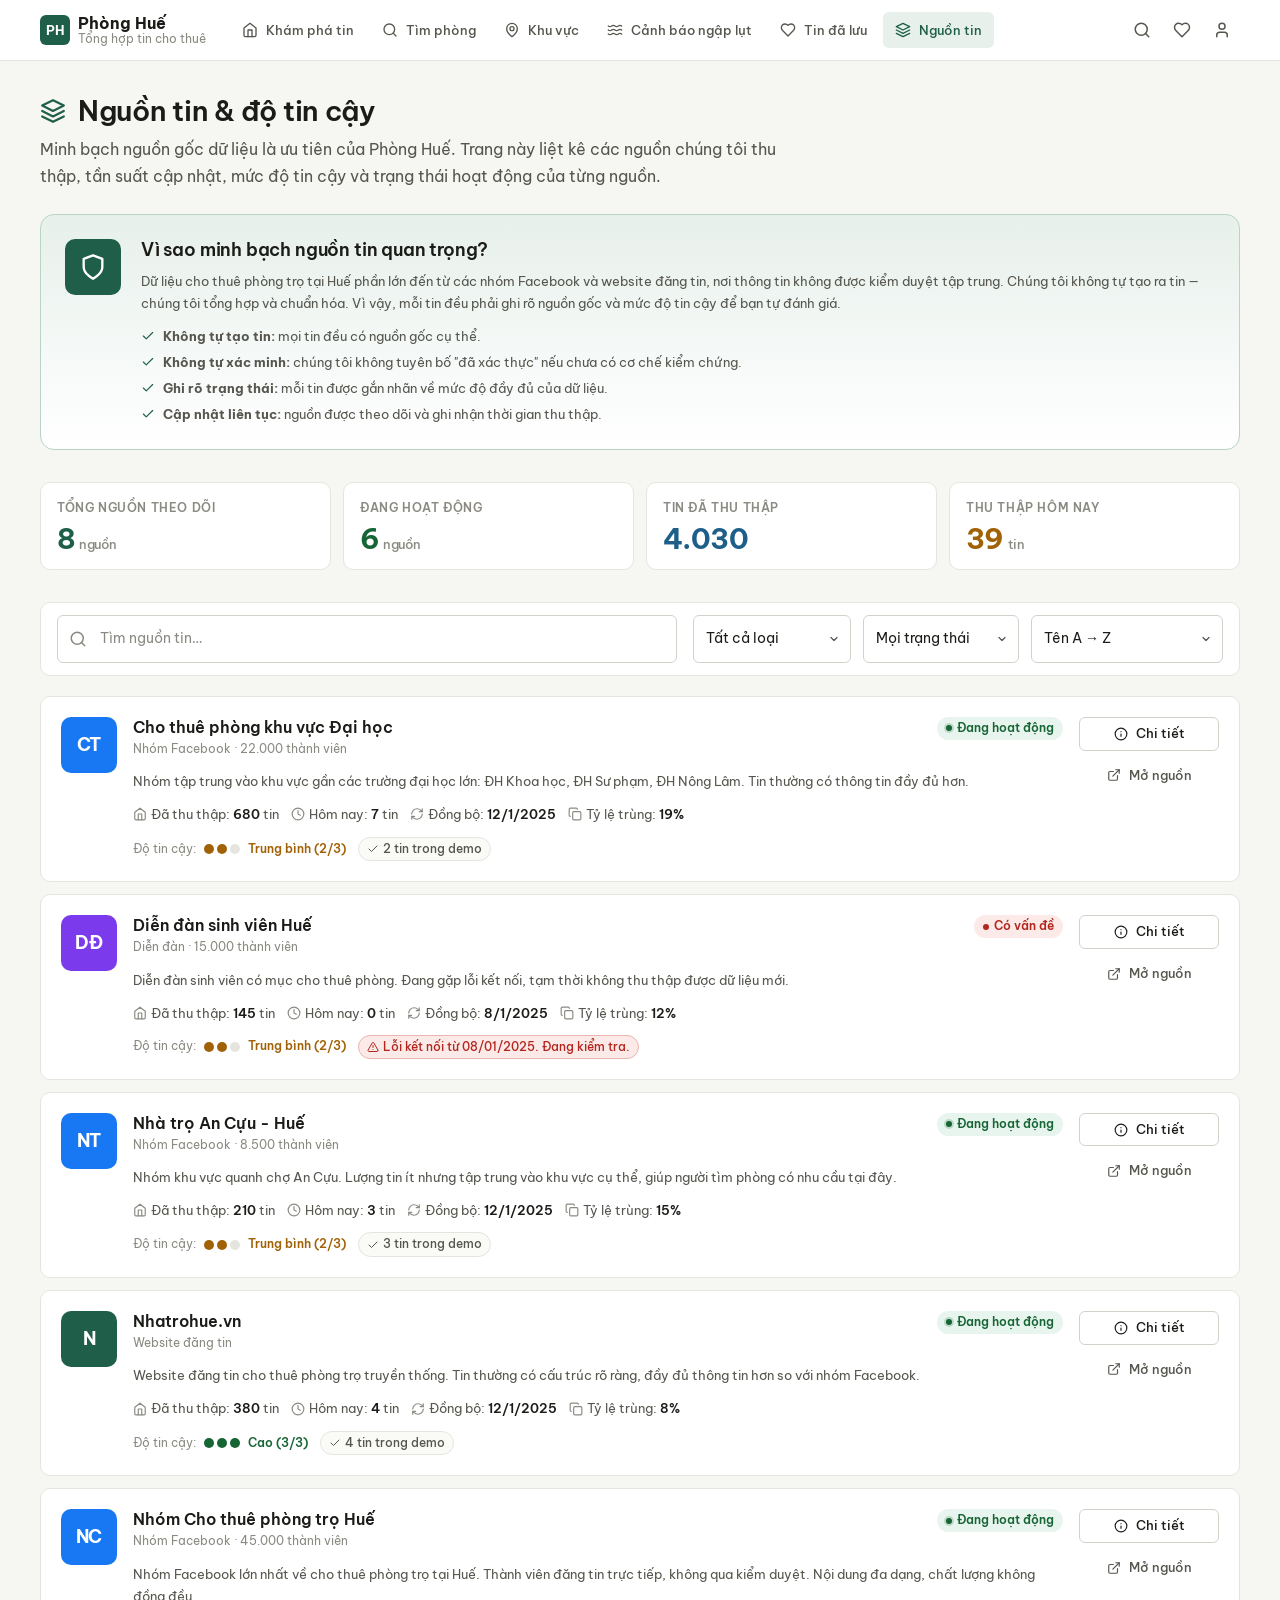
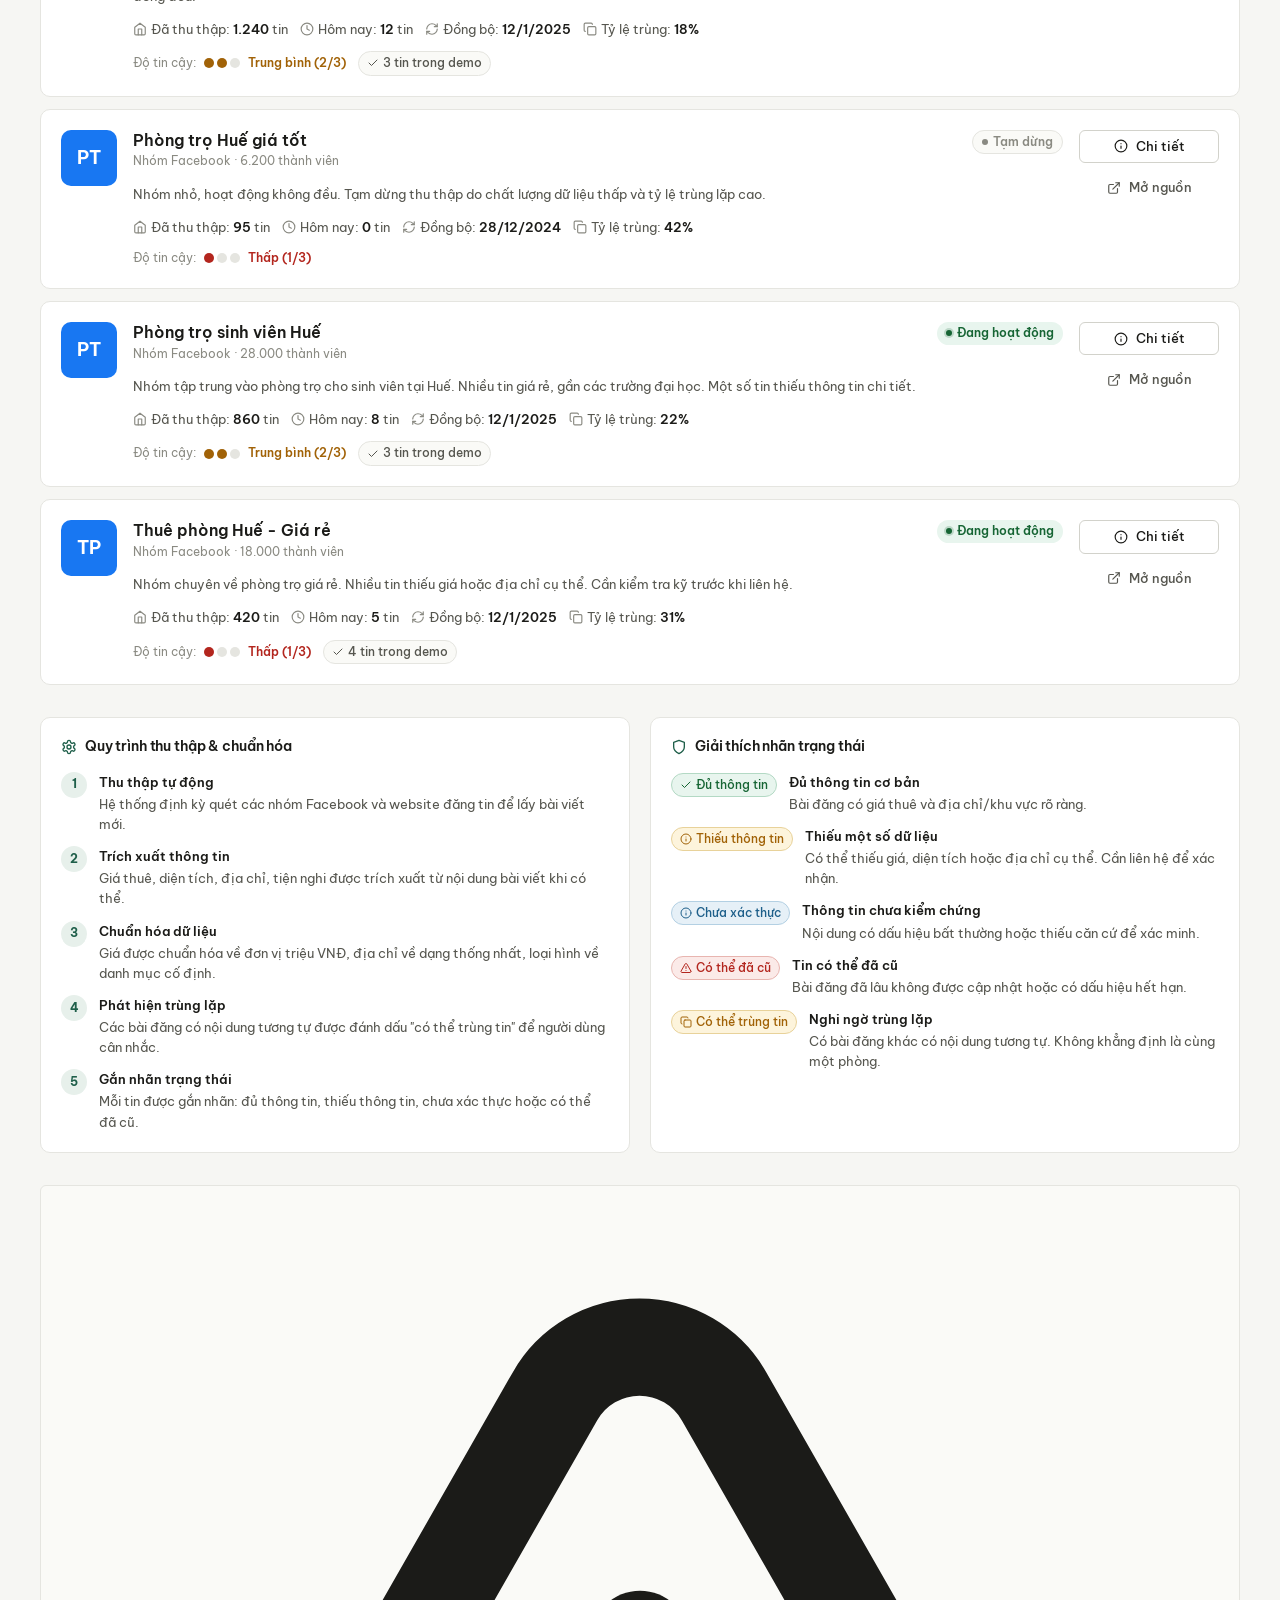
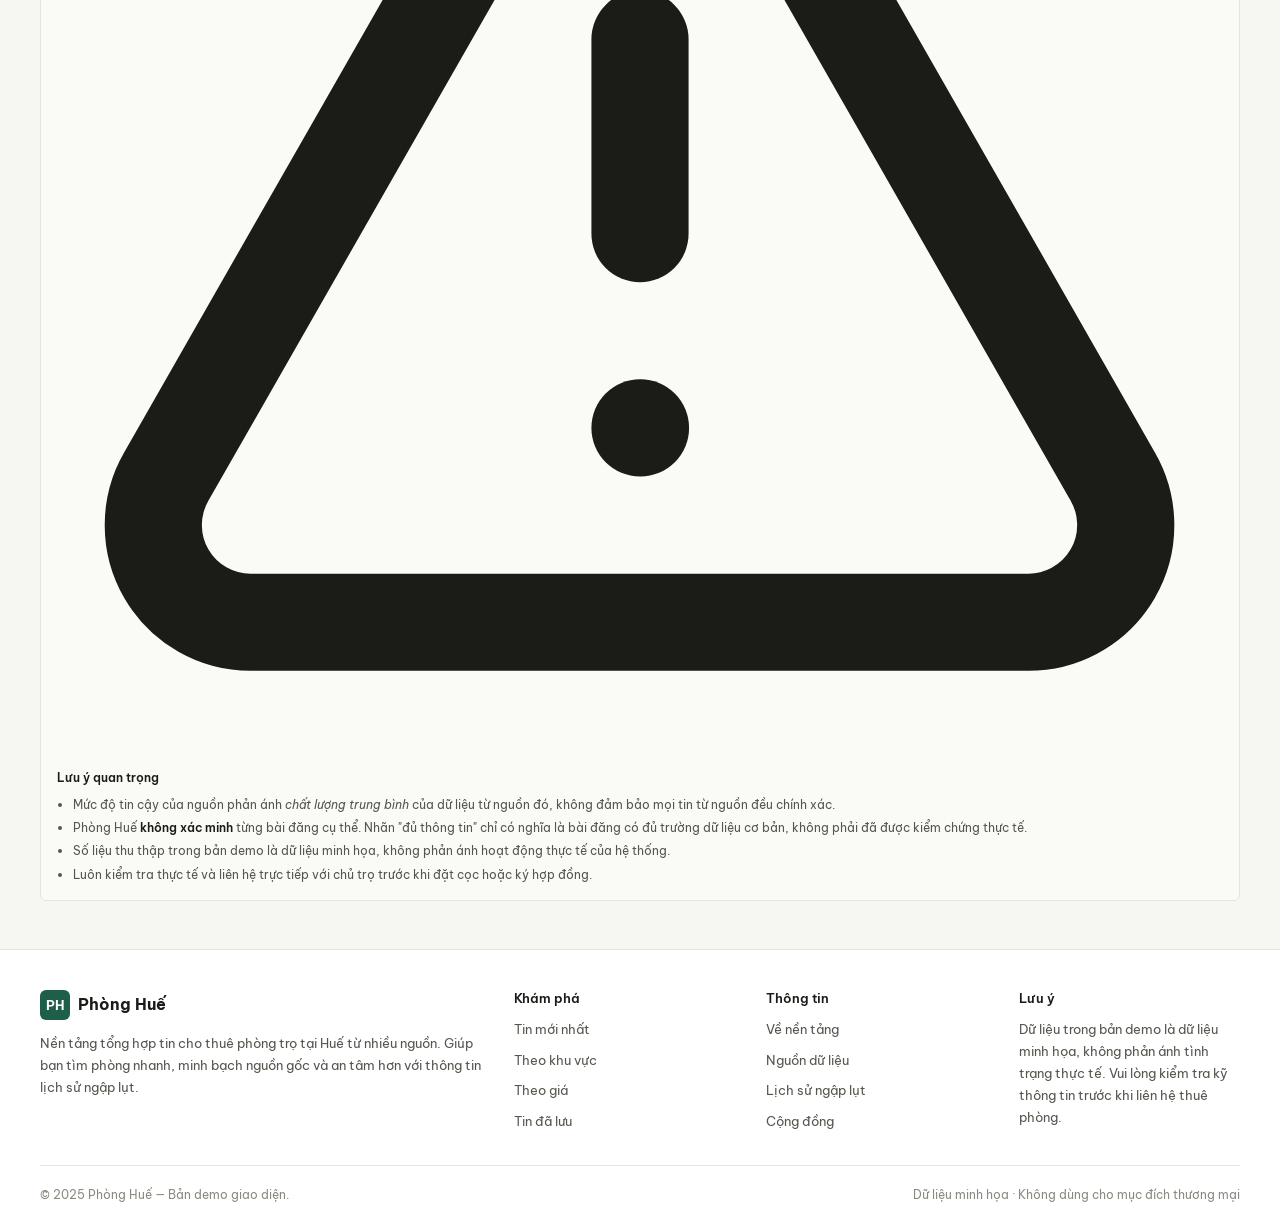
<file: templates/sources.html>
<!DOCTYPE html>
<html lang="vi">
<head>
<meta charset="UTF-8" />
<meta name="viewport" content="width=device-width, initial-scale=1.0" />
<title>Nguồn tin — Phòng Huế</title>

<link rel="preconnect" href="https://fonts.googleapis.com" />
<link rel="preconnect" href="https://fonts.gstatic.com" crossorigin />
<link href="https://fonts.googleapis.com/css2?family=Be+Vietnam+Pro:wght@400;500;600;700&display=swap" rel="stylesheet" />

<style>
/* =====================================================================
   LAYOUT CHUNG (rút gọn)
   ===================================================================== */
*,*::before,*::after{box-sizing:border-box}
*{margin:0;padding:0}
html{scroll-behavior:smooth}
html,body{height:100%}
body{-webkit-font-smoothing:antialiased;text-rendering:optimizeLegibility}
img,svg{display:block;max-width:100%}
input,button,textarea,select{font:inherit;color:inherit}
button{background:none;border:none;cursor:pointer}
a{color:inherit;text-decoration:none}
ul,ol{list-style:none}

:root{
  --color-bg:#f6f6f3;--color-surface:#fff;--color-surface-alt:#fafaf7;--color-surface-sunken:#f0f0eb;
  --color-border:#e5e5e0;--color-border-strong:#d2d2cb;--color-border-focus:#1f5f4a;
  --color-text:#1b1b18;--color-text-secondary:#56564f;--color-text-muted:#8a8a82;--color-text-inverse:#fff;
  --color-primary:#1f5f4a;--color-primary-hover:#174a39;--color-primary-soft:#e7f0eb;--color-primary-border:#b8d4c7;
  --color-accent:#b45309;--color-accent-soft:#fdf2e3;
  --color-danger:#b3261e;--color-danger-hover:#8f1e17;--color-danger-soft:#fbeae8;--color-danger-border:#e8b5b0;
  --color-warning:#a16207;--color-warning-soft:#fdf4dc;--color-warning-border:#e8d29a;
  --color-info:#1e5f8a;--color-info-soft:#e6f0f7;--color-info-border:#b3d0e3;
  --color-success:#166534;--color-success-soft:#e8f5ee;--color-success-border:#b3d9c4;
  --font-sans:'Be Vietnam Pro',-apple-system,BlinkMacSystemFont,'Segoe UI',Roboto,sans-serif;
  --fs-xs:.75rem;--fs-sm:.8125rem;--fs-base:.875rem;--fs-md:1rem;--fs-lg:1.125rem;--fs-xl:1.375rem;--fs-2xl:1.75rem;--fs-3xl:2.125rem;
  --fw-regular:400;--fw-medium:500;--fw-semibold:600;--fw-bold:700;
  --lh-tight:1.25;--lh-snug:1.4;--lh-normal:1.55;--lh-relaxed:1.7;
  --space-1:.25rem;--space-2:.5rem;--space-3:.75rem;--space-4:1rem;--space-5:1.25rem;--space-6:1.5rem;--space-8:2rem;--space-10:2.5rem;--space-12:3rem;
  --radius-xs:3px;--radius-sm:4px;--radius:6px;--radius-md:10px;--radius-lg:14px;--radius-full:999px;
  --shadow-xs:0 1px 2px rgba(20,20,15,.04);--shadow-sm:0 1px 3px rgba(20,20,15,.06);--shadow:0 2px 8px rgba(20,20,15,.06);--shadow-md:0 6px 24px rgba(20,20,15,.10);--shadow-lg:0 12px 40px rgba(20,20,15,.14);
  --container-max:1240px;--header-height:60px;--sidebar-width:320px;
  --t-fast:.12s ease;--t-base:.18s ease;--t-slow:.3s ease;
  --z-header:50;--z-modal:100;--z-toast:200;
}

body{font-family:var(--font-sans);font-size:var(--fs-base);line-height:var(--lh-normal);color:var(--color-text);background:var(--color-bg);min-height:100vh}
h1,h2,h3,h4{font-weight:var(--fw-semibold);line-height:var(--lh-tight);color:var(--color-text);letter-spacing:-.01em}
h1{font-size:var(--fs-2xl)}h2{font-size:var(--fs-xl)}h3{font-size:var(--fs-lg)}h4{font-size:var(--fs-md)}
p{line-height:var(--lh-relaxed)}
::selection{background:var(--color-primary-soft);color:var(--color-primary)}
:focus-visible{outline:2px solid var(--color-border-focus);outline-offset:2px;border-radius:var(--radius-xs)}

.app-shell{display:flex;flex-direction:column;min-height:100vh}
.page-content{flex:1;padding:var(--space-8) 0 var(--space-12)}
.container{width:100%;max-width:var(--container-max);margin:0 auto;padding:0 var(--space-5)}

/* HEADER */
.site-header{position:sticky;top:0;z-index:var(--z-header);background:var(--color-surface);border-bottom:1px solid var(--color-border)}
.header-inner{display:flex;align-items:center;gap:var(--space-6);height:var(--header-height);max-width:var(--container-max);margin:0 auto;padding:0 var(--space-5)}
.logo{display:flex;align-items:center;gap:var(--space-2);font-weight:var(--fw-bold);font-size:var(--fs-md);flex-shrink:0}
.logo-mark{width:30px;height:30px;border-radius:var(--radius);background:var(--color-primary);color:var(--color-text-inverse);display:grid;place-items:center;font-weight:var(--fw-bold);font-size:var(--fs-sm);flex-shrink:0}
.logo-text{display:flex;flex-direction:column;line-height:1.1}
.logo-sub{font-size:var(--fs-xs);color:var(--color-text-muted);font-weight:var(--fw-regular)}
.main-nav{display:flex;align-items:center;gap:var(--space-1);flex:1;min-width:0}
.nav-link{padding:var(--space-2) var(--space-3);font-size:var(--fs-sm);font-weight:var(--fw-medium);color:var(--color-text-secondary);border-radius:var(--radius);display:inline-flex;align-items:center;gap:var(--space-2);transition:background var(--t-fast),color var(--t-fast);white-space:nowrap}
.nav-link:hover{background:var(--color-surface-alt);color:var(--color-text)}
.nav-link.active{color:var(--color-primary);background:var(--color-primary-soft)}
.nav-link .icon{width:16px;height:16px;flex-shrink:0}
.nav-link .badge-count{min-width:18px;height:18px;padding:0 5px;background:var(--color-danger);color:var(--color-text-inverse);font-size:10px;font-weight:var(--fw-semibold);border-radius:var(--radius-full);display:inline-grid;place-items:center;line-height:1}
.header-actions{display:flex;align-items:center;gap:var(--space-1);flex-shrink:0}
.icon-btn{position:relative;width:36px;height:36px;display:grid;place-items:center;border-radius:var(--radius);color:var(--color-text-secondary);transition:background var(--t-fast),color var(--t-fast)}
.icon-btn:hover{background:var(--color-surface-alt);color:var(--color-text)}
.icon-btn .icon{width:18px;height:18px}
.icon-btn .badge-count{position:absolute;top:2px;right:2px;min-width:16px;height:16px;padding:0 4px;background:var(--color-danger);color:var(--color-text-inverse);font-size:10px;font-weight:var(--fw-semibold);border-radius:var(--radius-full);display:grid;place-items:center;line-height:1}
.menu-toggle{display:none}

/* FOOTER */
.site-footer{background:var(--color-surface);border-top:1px solid var(--color-border);padding:var(--space-10) 0 var(--space-6);margin-top:auto}
.footer-grid{display:grid;grid-template-columns:2fr 1fr 1fr 1fr;gap:var(--space-8);margin-bottom:var(--space-8)}
.footer-col h4{font-size:var(--fs-sm);font-weight:var(--fw-semibold);margin-bottom:var(--space-3)}
.footer-col p,.footer-col a{font-size:var(--fs-sm);color:var(--color-text-secondary);line-height:var(--lh-relaxed)}
.footer-col ul{display:flex;flex-direction:column;gap:var(--space-2)}
.footer-col a:hover{color:var(--color-primary)}
.footer-brand{display:flex;align-items:center;gap:var(--space-2);margin-bottom:var(--space-3);font-weight:var(--fw-bold);font-size:var(--fs-md)}
.footer-bottom{padding-top:var(--space-5);border-top:1px solid var(--color-border);display:flex;justify-content:space-between;align-items:center;gap:var(--space-4);flex-wrap:wrap;font-size:var(--fs-xs);color:var(--color-text-muted)}

/* BUTTONS */
.btn{display:inline-flex;align-items:center;justify-content:center;gap:var(--space-2);padding:var(--space-3) var(--space-5);border-radius:var(--radius);font-size:var(--fs-base);font-weight:var(--fw-medium);line-height:1.2;border:1px solid transparent;cursor:pointer;transition:background var(--t-fast),border-color var(--t-fast),color var(--t-fast);white-space:nowrap;text-align:center;user-select:none}
.btn .icon{width:16px;height:16px;flex-shrink:0}
.btn-primary{background:var(--color-primary);color:var(--color-text-inverse)}
.btn-primary:hover{background:var(--color-primary-hover)}
.btn-outline{border-color:var(--color-border-strong);background:var(--color-surface);color:var(--color-text)}
.btn-outline:hover{background:var(--color-surface-alt);border-color:var(--color-text-muted)}
.btn-ghost{color:var(--color-text-secondary);background:transparent}
.btn-ghost:hover{background:var(--color-surface-alt);color:var(--color-text)}
.btn-sm{padding:var(--space-2) var(--space-3);font-size:var(--fs-sm)}
.btn-sm .icon{width:14px;height:14px}
.btn-block{width:100%}

/* FORM */
.input,.select{width:100%;padding:var(--space-3);border:1px solid var(--color-border-strong);border-radius:var(--radius);font-size:var(--fs-base);background:var(--color-surface);color:var(--color-text);transition:border-color var(--t-fast),box-shadow var(--t-fast)}
.input:focus,.select:focus{outline:none;border-color:var(--color-primary);box-shadow:0 0 0 3px var(--color-primary-soft)}
.input::placeholder{color:var(--color-text-muted)}
.select{appearance:none;background-image:url("data:image/svg+xml;charset=utf8,%3Csvg xmlns='http://www.w3.org/2000/svg' width='12' height='12' viewBox='0 0 24 24' fill='none' stroke='%2356564f' stroke-width='2.5' stroke-linecap='round' stroke-linejoin='round'%3E%3Cpolyline points='6 9 12 15 18 9'/%3E%3C/svg%3E");background-repeat:no-repeat;background-position:right 10px center;padding-right:32px;cursor:pointer}
.input-with-icon{position:relative;display:flex;align-items:center}
.input-with-icon .icon{position:absolute;left:var(--space-3);width:18px;height:18px;color:var(--color-text-muted);pointer-events:none}
.input-with-icon .input{padding-left:42px}

/* CARD */
.card{background:var(--color-surface);border:1px solid var(--color-border);border-radius:var(--radius-md);overflow:hidden}
.card-padded{padding:var(--space-5)}

/* BADGES */
.badge{display:inline-flex;align-items:center;gap:4px;font-size:var(--fs-xs);font-weight:var(--fw-medium);padding:2px 8px;border-radius:var(--radius-full);background:var(--color-surface-alt);color:var(--color-text-secondary);border:1px solid var(--color-border);white-space:nowrap;line-height:1.5}
.badge .icon{width:12px;height:12px;flex-shrink:0}
.badge-primary{background:var(--color-primary-soft);color:var(--color-primary);border-color:var(--color-primary-border)}
.badge-success{background:var(--color-success-soft);color:var(--color-success);border-color:var(--color-success-border)}
.badge-warning{background:var(--color-warning-soft);color:var(--color-warning);border-color:var(--color-warning-border)}
.badge-danger{background:var(--color-danger-soft);color:var(--color-danger);border-color:var(--color-danger-border)}
.badge-info{background:var(--color-info-soft);color:var(--color-info);border-color:var(--color-info-border)}
.tag{display:inline-flex;align-items:center;gap:4px;font-size:var(--fs-xs);padding:2px 8px;border-radius:var(--radius-full);background:var(--color-surface-alt);color:var(--color-text-secondary);border:1px solid var(--color-border);font-weight:var(--fw-medium);white-space:nowrap}
.tag .icon{width:12px;height:12px;flex-shrink:0}
.chip{display:inline-flex;align-items:center;gap:var(--space-2);padding:6px 12px;border-radius:var(--radius-full);border:1px solid var(--color-border-strong);background:var(--color-surface);color:var(--color-text-secondary);font-size:var(--fs-sm);font-weight:var(--fw-medium);cursor:pointer;transition:background var(--t-fast),border-color var(--t-fast),color var(--t-fast);user-select:none;white-space:nowrap}
.chip:hover{border-color:var(--color-text-muted);color:var(--color-text)}
.chip.active{background:var(--color-primary);border-color:var(--color-primary);color:var(--color-text-inverse)}
.chip .icon{width:14px;height:14px;flex-shrink:0}

/* TOAST */
.toast-container{position:fixed;bottom:var(--space-5);right:var(--space-5);z-index:var(--z-toast);display:flex;flex-direction:column;gap:var(--space-2);pointer-events:none;max-width:360px}
.toast{background:var(--color-text);color:var(--color-text-inverse);padding:var(--space-3) var(--space-4);border-radius:var(--radius);font-size:var(--fs-sm);font-weight:var(--fw-medium);box-shadow:var(--shadow-md);display:flex;align-items:center;gap:var(--space-2);pointer-events:auto;animation:toastIn var(--t-base) ease;line-height:1.4}
.toast .icon{width:16px;height:16px;flex-shrink:0}
.toast-success{background:var(--color-success)}
.toast-error{background:var(--color-danger)}
.toast-warning{background:var(--color-warning)}
.toast-info{background:var(--color-info)}
.toast.leaving{opacity:0;transform:translateY(8px);transition:opacity var(--t-base),transform var(--t-base)}
@keyframes toastIn{from{transform:translateY(8px);opacity:0}to{transform:translateY(0);opacity:1}}

/* MODAL */
.modal-overlay{position:fixed;inset:0;background:rgba(20,20,15,.5);display:grid;place-items:center;padding:var(--space-4);z-index:var(--z-modal);animation:fadeIn var(--t-base);overflow-y:auto}
.modal{background:var(--color-surface);border-radius:var(--radius-lg);max-width:720px;width:100%;max-height:90vh;overflow:auto;box-shadow:var(--shadow-lg);animation:slideUp var(--t-base) ease;margin:auto}
.modal-lg{max-width:900px}
.modal-header{display:flex;align-items:flex-start;justify-content:space-between;gap:var(--space-4);padding:var(--space-5) var(--space-6);border-bottom:1px solid var(--color-border);position:sticky;top:0;background:var(--color-surface);z-index:1}
.modal-header h2{font-size:var(--fs-lg)}
.modal-subtitle{font-size:var(--fs-sm);color:var(--color-text-muted);margin-top:2px}
.modal-close{width:32px;height:32px;display:grid;place-items:center;border-radius:var(--radius);color:var(--color-text-muted);flex-shrink:0}
.modal-close:hover{background:var(--color-surface-alt);color:var(--color-text)}
.modal-body{padding:var(--space-6)}
.modal-footer{padding:var(--space-4) var(--space-6);border-top:1px solid var(--color-border);display:flex;justify-content:flex-end;gap:var(--space-2);flex-wrap:wrap}
@keyframes fadeIn{from{opacity:0}to{opacity:1}}
@keyframes slideUp{from{transform:translateY(12px);opacity:0}to{transform:translateY(0);opacity:1}}

/* STATE */
.state-block{text-align:center;padding:var(--space-12) var(--space-6);background:var(--color-surface);border:1px dashed var(--color-border-strong);border-radius:var(--radius-md)}
.state-block .state-icon{width:44px;height:44px;color:var(--color-text-muted);margin:0 auto var(--space-4);opacity:.7}
.state-block h3{font-size:var(--fs-md);margin-bottom:var(--space-2)}
.state-block p{color:var(--color-text-muted);font-size:var(--fs-sm);margin-bottom:var(--space-5);max-width:420px;margin-left:auto;margin-right:auto}

/* UTILITIES */
.text-muted{color:var(--color-text-muted)}
.text-secondary{color:var(--color-text-secondary)}
.text-primary{color:var(--color-primary)}
.text-danger{color:var(--color-danger)}
.text-warning{color:var(--color-warning)}
.text-success{color:var(--color-success)}
.text-xs{font-size:var(--fs-xs)}
.text-sm{font-size:var(--fs-sm)}
.fw-medium{font-weight:var(--fw-medium)}
.fw-semibold{font-weight:var(--fw-semibold)}
.flex{display:flex}
.flex-wrap{flex-wrap:wrap}
.items-center{align-items:center}
.justify-between{justify-content:space-between}
.gap-2{gap:var(--space-2)}
.gap-3{gap:var(--space-3)}
.gap-4{gap:var(--space-4)}
.mt-2{margin-top:var(--space-2)}
.mt-3{margin-top:var(--space-3)}
.mt-4{margin-top:var(--space-4)}
.mb-3{margin-bottom:var(--space-3)}
.mb-4{margin-bottom:var(--space-4)}
.mb-5{margin-bottom:var(--space-5)}
.hidden{display:none!important}

/* =====================================================================
   PAGE: SOURCES
   ===================================================================== */

/* Page header */
.sources-header{margin-bottom:var(--space-6)}
.sources-header h1{
  font-size:var(--fs-2xl);
  margin-bottom:var(--space-2);
  display:flex;
  align-items:center;
  gap:var(--space-3);
}
.sources-header h1 .icon{width:26px;height:26px;color:var(--color-primary);flex-shrink:0}
.sources-header p{color:var(--color-text-secondary);font-size:var(--fs-md);max-width:760px}

/* Intro banner */
.sources-intro{
  background:linear-gradient(180deg,var(--color-primary-soft) 0%,var(--color-surface) 100%);
  border:1px solid var(--color-primary-border);
  border-radius:var(--radius-lg);
  padding:var(--space-6);
  margin-bottom:var(--space-8);
  display:grid;
  grid-template-columns:auto 1fr;
  gap:var(--space-5);
  align-items:start;
}
.sources-intro-icon{
  width:56px;height:56px;
  border-radius:var(--radius-md);
  background:var(--color-primary);
  color:var(--color-text-inverse);
  display:grid;
  place-items:center;
  flex-shrink:0;
}
.sources-intro-icon .icon{width:28px;height:28px}
.sources-intro h2{font-size:var(--fs-lg);margin-bottom:var(--space-2)}
.sources-intro p{font-size:var(--fs-sm);color:var(--color-text-secondary);line-height:var(--lh-relaxed)}
.sources-intro ul{
  margin-top:var(--space-3);
  display:flex;
  flex-direction:column;
  gap:6px;
  font-size:var(--fs-sm);
  color:var(--color-text-secondary);
}
.sources-intro li{
  display:flex;
  align-items:flex-start;
  gap:var(--space-2);
}
.sources-intro li .icon{width:14px;height:14px;color:var(--color-primary);flex-shrink:0;margin-top:3px}

/* Stats overview */
.sources-stats{
  display:grid;
  grid-template-columns:repeat(4,1fr);
  gap:var(--space-3);
  margin-bottom:var(--space-8);
}
.source-stat{
  background:var(--color-surface);
  border:1px solid var(--color-border);
  border-radius:var(--radius-md);
  padding:var(--space-4);
}
.source-stat-label{
  font-size:var(--fs-xs);
  color:var(--color-text-muted);
  text-transform:uppercase;
  letter-spacing:.05em;
  font-weight:var(--fw-semibold);
  margin-bottom:var(--space-2);
  display:block;
}
.source-stat-value{
  font-size:var(--fs-2xl);
  font-weight:var(--fw-bold);
  color:var(--color-text);
  letter-spacing:-.02em;
  line-height:1;
  display:flex;
  align-items:baseline;
  gap:4px;
}
.source-stat-unit{font-size:var(--fs-sm);font-weight:var(--fw-medium);color:var(--color-text-muted)}
.source-stat.primary .source-stat-value{color:var(--color-primary)}
.source-stat.success .source-stat-value{color:var(--color-success)}
.source-stat.warning .source-stat-value{color:var(--color-warning)}
.source-stat.info .source-stat-value{color:var(--color-info)}

/* Toolbar */
.sources-toolbar{
  display:flex;
  align-items:center;
  justify-content:space-between;
  gap:var(--space-4);
  padding:var(--space-3) var(--space-4);
  background:var(--color-surface);
  border:1px solid var(--color-border);
  border-radius:var(--radius-md);
  margin-bottom:var(--space-5);
  flex-wrap:wrap;
}
.sources-toolbar .search-wrap{flex:1;min-width:220px}
.sources-toolbar .toolbar-right{display:flex;align-items:center;gap:var(--space-3);flex-wrap:wrap}

/* Source list */
.sources-list{
  display:flex;
  flex-direction:column;
  gap:var(--space-3);
  margin-bottom:var(--space-8);
}

.source-item{
  background:var(--color-surface);
  border:1px solid var(--color-border);
  border-radius:var(--radius-md);
  padding:var(--space-5);
  display:grid;
  grid-template-columns:56px 1fr auto;
  gap:var(--space-4);
  align-items:start;
  transition:border-color var(--t-fast),box-shadow var(--t-fast);
}
.source-item:hover{
  border-color:var(--color-border-strong);
  box-shadow:var(--shadow-sm);
}

.source-logo{
  width:56px;height:56px;
  border-radius:var(--radius-md);
  display:grid;
  place-items:center;
  font-weight:var(--fw-bold);
  font-size:var(--fs-lg);
  color:var(--color-text-inverse);
  flex-shrink:0;
  letter-spacing:-.02em;
}
.source-logo.facebook{background:#1877f2}
.source-logo.website{background:var(--color-primary)}
.source-logo.forum{background:#7c3aed}
.source-logo.other{background:var(--color-text-secondary)}

.source-body{
  display:flex;
  flex-direction:column;
  gap:var(--space-3);
  min-width:0;
}
.source-head{
  display:flex;
  align-items:flex-start;
  justify-content:space-between;
  gap:var(--space-3);
  flex-wrap:wrap;
}
.source-name{
  font-size:var(--fs-md);
  font-weight:var(--fw-semibold);
  color:var(--color-text);
  line-height:1.3;
}
.source-type{
  font-size:var(--fs-xs);
  color:var(--color-text-muted);
  margin-top:2px;
}
.source-desc{
  font-size:var(--fs-sm);
  color:var(--color-text-secondary);
  line-height:var(--lh-relaxed);
}
.source-meta{
  display:flex;
  flex-wrap:wrap;
  gap:var(--space-3);
  font-size:var(--fs-sm);
  color:var(--color-text-secondary);
}
.source-meta-item{
  display:inline-flex;
  align-items:center;
  gap:4px;
}
.source-meta-item .icon{width:14px;height:14px;color:var(--color-text-muted);flex-shrink:0}
.source-meta-item strong{color:var(--color-text);font-weight:var(--fw-semibold)}

.source-badges{
  display:flex;
  flex-wrap:wrap;
  gap:6px;
}

.source-actions{
  display:flex;
  flex-direction:column;
  gap:var(--space-2);
  align-items:stretch;
  flex-shrink:0;
  min-width:140px;
}
.source-actions .btn{width:100%}

/* Reliability indicator */
.reliability{
  display:flex;
  align-items:center;
  gap:var(--space-2);
  font-size:var(--fs-sm);
}
.reliability-label{
  color:var(--color-text-muted);
  font-size:var(--fs-xs);
}
.reliability-dots{
  display:inline-flex;
  gap:3px;
}
.reliability-dot{
  width:10px;height:10px;
  border-radius:50%;
  background:var(--color-border);
  flex-shrink:0;
}
.reliability-dot.filled-high{background:var(--color-success)}
.reliability-dot.filled-medium{background:var(--color-warning)}
.reliability-dot.filled-low{background:var(--color-danger)}
.reliability-value{
  font-weight:var(--fw-semibold);
  font-size:var(--fs-xs);
}
.reliability-value.high{color:var(--color-success)}
.reliability-value.medium{color:var(--color-warning)}
.reliability-value.low{color:var(--color-danger)}

/* Status pill */
.status-pill{
  display:inline-flex;
  align-items:center;
  gap:5px;
  font-size:var(--fs-xs);
  font-weight:var(--fw-semibold);
  padding:3px 9px;
  border-radius:var(--radius-full);
  white-space:nowrap;
  line-height:1.4;
}
.status-pill .status-dot{
  width:6px;height:6px;border-radius:50%;flex-shrink:0;
}
.status-pill.active{background:var(--color-success-soft);color:var(--color-success)}
.status-pill.active .status-dot{background:var(--color-success);box-shadow:0 0 0 2px rgba(22,101,52,.2)}
.status-pill.paused{background:var(--color-surface-alt);color:var(--color-text-muted);border:1px solid var(--color-border)}
.status-pill.paused .status-dot{background:var(--color-text-muted)}
.status-pill.issue{background:var(--color-danger-soft);color:var(--color-danger)}
.status-pill.issue .status-dot{background:var(--color-danger)}

/* Async section — 2 cột */
.sources-aside{
  display:grid;
  grid-template-columns:1fr 1fr;
  gap:var(--space-5);
  margin-bottom:var(--space-8);
}
.aside-card{
  background:var(--color-surface);
  border:1px solid var(--color-border);
  border-radius:var(--radius-md);
  padding:var(--space-5);
}
.aside-card h3{
  font-size:var(--fs-base);
  font-weight:var(--fw-semibold);
  margin-bottom:var(--space-4);
  display:flex;
  align-items:center;
  gap:var(--space-2);
}
.aside-card h3 .icon{width:16px;height:16px;color:var(--color-primary);flex-shrink:0}

/* Pipeline steps */
.pipeline{
  display:flex;
  flex-direction:column;
  gap:var(--space-3);
}
.pipeline-step{
  display:flex;
  gap:var(--space-3);
  align-items:flex-start;
}
.pipeline-num{
  width:26px;height:26px;
  border-radius:50%;
  background:var(--color-primary-soft);
  color:var(--color-primary);
  display:grid;
  place-items:center;
  font-size:var(--fs-xs);
  font-weight:var(--fw-bold);
  flex-shrink:0;
}
.pipeline-content{
  font-size:var(--fs-sm);
  color:var(--color-text-secondary);
  line-height:1.55;
}
.pipeline-content strong{
  color:var(--color-text);
  font-weight:var(--fw-semibold);
  display:block;
  margin-bottom:2px;
}

/* Status legend */
.legend-list{
  display:flex;
  flex-direction:column;
  gap:var(--space-3);
  font-size:var(--fs-sm);
}
.legend-item{
  display:flex;
  gap:var(--space-3);
  align-items:flex-start;
}
.legend-item .badge,
.legend-item .status-pill{margin-top:1px;flex-shrink:0}
.legend-desc{color:var(--color-text-secondary);line-height:1.55}
.legend-desc strong{color:var(--color-text);font-weight:var(--fw-semibold);display:block;margin-bottom:2px}

/* Disclaimer */
.disclaimer-box{
  padding:var(--space-4);
  background:var(--color-surface-alt);
  border:1px solid var(--color-border);
  border-radius:var(--radius);
  font-size:var(--fs-xs);
  color:var(--color-text-secondary);
  line-height:1.6;
}
.disclaimer-box strong{color:var(--color-text);font-weight:var(--fw-semibold)}
.disclaimer-box ul{
  margin-top:var(--space-2);
  padding-left:var(--space-4);
  list-style:disc;
  display:flex;
  flex-direction:column;
  gap:4px;
}

/* Modal source detail */
.source-detail-head{
  display:flex;
  gap:var(--space-4);
  align-items:center;
  margin-bottom:var(--space-5);
}
.source-detail-head .source-logo{
  width:64px;height:64px;
  font-size:var(--fs-xl);
}
.source-detail-head h2{
  font-size:var(--fs-lg);
  margin-bottom:2px;
}
.source-detail-head p{
  font-size:var(--fs-sm);
  color:var(--color-text-muted);
}

.modal-section{margin-bottom:var(--space-5)}
.modal-section:last-child{margin-bottom:0}
.modal-section h4{
  font-size:var(--fs-xs);
  font-weight:var(--fw-semibold);
  text-transform:uppercase;
  letter-spacing:.05em;
  color:var(--color-text-muted);
  margin-bottom:var(--space-3);
  display:flex;
  align-items:center;
  gap:var(--space-2);
}
.modal-section h4 .icon{width:14px;height:14px}

.fact-grid{
  display:grid;
  grid-template-columns:repeat(auto-fit,minmax(140px,1fr));
  gap:var(--space-3);
}
.fact-item{
  padding:var(--space-3);
  background:var(--color-surface-alt);
  border:1px solid var(--color-border);
  border-radius:var(--radius);
}
.fact-label{font-size:var(--fs-xs);color:var(--color-text-muted);margin-bottom:2px}
.fact-value{font-size:var(--fs-sm);font-weight:var(--fw-semibold);color:var(--color-text)}

/* Sample listings in modal */
.sample-list{
  display:flex;
  flex-direction:column;
  gap:var(--space-2);
}
.sample-item{
  padding:var(--space-3);
  background:var(--color-surface-alt);
  border:1px solid var(--color-border);
  border-radius:var(--radius);
  display:flex;
  flex-direction:column;
  gap:4px;
}
.sample-title{
  font-size:var(--fs-sm);
  font-weight:var(--fw-medium);
  color:var(--color-text);
  line-height:1.4;
}
.sample-meta{
  font-size:var(--fs-xs);
  color:var(--color-text-muted);
  display:flex;
  gap:var(--space-3);
  flex-wrap:wrap;
}

/* RESPONSIVE */
@media (max-width:1024px){
  .sources-stats{grid-template-columns:repeat(2,1fr)}
  .sources-aside{grid-template-columns:1fr}
  .footer-grid{grid-template-columns:1fr 1fr}
}
@media (max-width:768px){
  .container{padding:0 var(--space-4)}
  .main-nav{display:none}
  .menu-toggle{display:grid}
  .header-inner{gap:var(--space-3);padding:0 var(--space-4)}
  .logo-sub{display:none}
  .header-actions .desktop-only{display:none}
  .page-content{padding:var(--space-6) 0 var(--space-10)}
  .footer-grid{grid-template-columns:1fr;gap:var(--space-6)}
  .footer-bottom{flex-direction:column;align-items:flex-start}
  .sources-stats{grid-template-columns:1fr}
  .sources-intro{grid-template-columns:1fr;text-align:center;padding:var(--space-5)}
  .sources-intro-icon{margin:0 auto}
  .sources-toolbar{flex-direction:column;align-items:stretch}
  .source-item{grid-template-columns:1fr;gap:var(--space-3)}
  .source-logo{width:44px;height:44px;font-size:var(--fs-md)}
  .source-actions{min-width:0;flex-direction:row}
  .source-actions .btn{flex:1}
  .toast-container{left:var(--space-4);right:var(--space-4);bottom:var(--space-4);max-width:none}
  .modal-overlay{padding:0;align-items:flex-end}
  .modal{max-width:100%;border-radius:var(--radius-lg) var(--radius-lg) 0 0;max-height:92vh}
  .modal-body{padding:var(--space-5)}
}
@media (max-width:480px){
  :root{--fs-3xl:1.75rem;--fs-2xl:1.5rem;--fs-xl:1.25rem}
  .btn{padding:var(--space-2) var(--space-4)}
}
</style>
</head>
<body>

<div id="app" class="app-shell">

  <!-- HEADER -->
  <header class="site-header">
    <div class="header-inner">
      <a href="#" class="logo">
        <span class="logo-mark">PH</span>
        <span class="logo-text">Phòng Huế<span class="logo-sub">Tổng hợp tin cho thuê</span></span>
      </a>
      <nav class="main-nav">
        <a href="#" class="nav-link"><svg class="icon" viewBox="0 0 24 24" fill="none" stroke="currentColor" stroke-width="2" stroke-linecap="round" stroke-linejoin="round"><path d="m3 9 9-7 9 7v11a2 2 0 0 1-2 2H5a2 2 0 0 1-2-2z"/><polyline points="9 22 9 12 15 12 15 22"/></svg> Khám phá tin</a>
        <a href="#" class="nav-link"><svg class="icon" viewBox="0 0 24 24" fill="none" stroke="currentColor" stroke-width="2" stroke-linecap="round" stroke-linejoin="round"><circle cx="11" cy="11" r="8"/><path d="m21 21-4.3-4.3"/></svg> Tìm phòng</a>
        <a href="#" class="nav-link"><svg class="icon" viewBox="0 0 24 24" fill="none" stroke="currentColor" stroke-width="2" stroke-linecap="round" stroke-linejoin="round"><path d="M20 10c0 6-8 12-8 12s-8-6-8-12a8 8 0 0 1 16 0Z"/><circle cx="12" cy="10" r="3"/></svg> Khu vực</a>
        <a href="#" class="nav-link"><svg class="icon" viewBox="0 0 24 24" fill="none" stroke="currentColor" stroke-width="2" stroke-linecap="round" stroke-linejoin="round"><path d="M2 6c.6.5 1.2 1 2.5 1C7 7 7 5 9.5 5c2.6 0 2.4 2 5 2 2.5 0 2.5-2 5-2 1.3 0 1.9.5 2.5 1"/><path d="M2 12c.6.5 1.2 1 2.5 1 2.5 0 2.5-2 5-2 2.6 0 2.4 2 5 2 2.5 0 2.5-2 5-2 1.3 0 1.9.5 2.5 1"/><path d="M2 18c.6.5 1.2 1 2.5 1 2.5 0 2.5-2 5-2 2.6 0 2.4 2 5 2 2.5 0 2.5-2 5-2 1.3 0 1.9.5 2.5 1"/></svg> Cảnh báo ngập lụt</a>
        <a href="#" class="nav-link"><svg class="icon" viewBox="0 0 24 24" fill="none" stroke="currentColor" stroke-width="2" stroke-linecap="round" stroke-linejoin="round"><path d="M19 14c1.49-1.46 3-3.21 3-5.5A5.5 5.5 0 0 0 16.5 3c-1.76 0-3 .5-4.5 2-1.5-1.5-2.74-2-4.5-2A5.5 5.5 0 0 0 2 8.5c0 2.3 1.5 4.05 3 5.5l7 7Z"/></svg> Tin đã lưu</a>
        <a href="#" class="nav-link active"><svg class="icon" viewBox="0 0 24 24" fill="none" stroke="currentColor" stroke-width="2" stroke-linecap="round" stroke-linejoin="round"><polygon points="12 2 2 7 12 12 22 7 12 2"/><polyline points="2 17 12 22 22 17"/><polyline points="2 12 12 17 22 12"/></svg> Nguồn tin</a>
      </nav>
      <div class="header-actions">
        <button class="icon-btn desktop-only" aria-label="Tìm kiếm"><svg class="icon" viewBox="0 0 24 24" fill="none" stroke="currentColor" stroke-width="2" stroke-linecap="round" stroke-linejoin="round"><circle cx="11" cy="11" r="8"/><path d="m21 21-4.3-4.3"/></svg></button>
        <button class="icon-btn desktop-only" aria-label="Tin đã lưu"><svg class="icon" viewBox="0 0 24 24" fill="none" stroke="currentColor" stroke-width="2" stroke-linecap="round" stroke-linejoin="round"><path d="M19 14c1.49-1.46 3-3.21 3-5.5A5.5 5.5 0 0 0 16.5 3c-1.76 0-3 .5-4.5 2-1.5-1.5-2.74-2-4.5-2A5.5 5.5 0 0 0 2 8.5c0 2.3 1.5 4.05 3 5.5l7 7Z"/></svg></button>
        <button class="icon-btn" aria-label="Tài khoản"><svg class="icon" viewBox="0 0 24 24" fill="none" stroke="currentColor" stroke-width="2" stroke-linecap="round" stroke-linejoin="round"><path d="M19 21v-2a4 4 0 0 0-4-4H9a4 4 0 0 0-4 4v2"/><circle cx="12" cy="7" r="4"/></svg></button>
        <button class="icon-btn menu-toggle" aria-label="Menu"><svg class="icon" viewBox="0 0 24 24" fill="none" stroke="currentColor" stroke-width="2" stroke-linecap="round" stroke-linejoin="round"><line x1="4" x2="20" y1="12" y2="12"/><line x1="4" x2="20" y1="6" y2="6"/><line x1="4" x2="20" y1="18" y2="18"/></svg></button>
      </div>
    </div>
  </header>

  <main id="page-content" class="page-content"></main>

  <footer class="site-footer">
    <div class="container">
      <div class="footer-grid">
        <div class="footer-col">
          <div class="footer-brand"><span class="logo-mark">PH</span><span>Phòng Huế</span></div>
          <p>Nền tảng tổng hợp tin cho thuê phòng trọ tại Huế từ nhiều nguồn. Giúp bạn tìm phòng nhanh, minh bạch nguồn gốc và an tâm hơn với thông tin lịch sử ngập lụt.</p>
        </div>
        <div class="footer-col"><h4>Khám phá</h4><ul><li><a href="#">Tin mới nhất</a></li><li><a href="#">Theo khu vực</a></li><li><a href="#">Theo giá</a></li><li><a href="#">Tin đã lưu</a></li></ul></div>
        <div class="footer-col"><h4>Thông tin</h4><ul><li><a href="#">Về nền tảng</a></li><li><a href="#">Nguồn dữ liệu</a></li><li><a href="#">Lịch sử ngập lụt</a></li><li><a href="#">Cộng đồng</a></li></ul></div>
        <div class="footer-col"><h4>Lưu ý</h4><p>Dữ liệu trong bản demo là dữ liệu minh họa, không phản ánh tình trạng thực tế. Vui lòng kiểm tra kỹ thông tin trước khi liên hệ thuê phòng.</p></div>
      </div>
      <div class="footer-bottom">
        <span>© 2025 Phòng Huế — Bản demo giao diện.</span>
        <span>Dữ liệu minh họa · Không dùng cho mục đích thương mại</span>
      </div>
    </div>
  </footer>

</div>

<div id="toast-container" class="toast-container" aria-live="polite"></div>
<div id="modal-root"></div>

<script>
/* =====================================================================
   DATA — Sources metadata + listings để đếm
   ===================================================================== */
const SOURCES = [
  {
    id: 'fb1',
    name: 'Nhóm Cho thuê phòng trọ Huế',
    type: 'facebook',
    typeLabel: 'Nhóm Facebook',
    url: '#',
    description: 'Nhóm Facebook lớn nhất về cho thuê phòng trọ tại Huế. Thành viên đăng tin trực tiếp, không qua kiểm duyệt. Nội dung đa dạng, chất lượng không đồng đều.',
    memberCount: 45000,
    reliability: 'medium',
    status: 'active',
    lastSync: '2025-01-12T10:00:00',
    syncFrequency: '15 phút / lần',
    totalCollected: 1240,
    collectedToday: 12,
    duplicateRate: '18%'
  },
  {
    id: 'fb2',
    name: 'Phòng trọ sinh viên Huế',
    type: 'facebook',
    typeLabel: 'Nhóm Facebook',
    url: '#',
    description: 'Nhóm tập trung vào phòng trọ cho sinh viên tại Huế. Nhiều tin giá rẻ, gần các trường đại học. Một số tin thiếu thông tin chi tiết.',
    memberCount: 28000,
    reliability: 'medium',
    status: 'active',
    lastSync: '2025-01-12T10:00:00',
    syncFrequency: '15 phút / lần',
    totalCollected: 860,
    collectedToday: 8,
    duplicateRate: '22%'
  },
  {
    id: 'fb3',
    name: 'Thuê phòng Huế - Giá rẻ',
    type: 'facebook',
    typeLabel: 'Nhóm Facebook',
    url: '#',
    description: 'Nhóm chuyên về phòng trọ giá rẻ. Nhiều tin thiếu giá hoặc địa chỉ cụ thể. Cần kiểm tra kỹ trước khi liên hệ.',
    memberCount: 18000,
    reliability: 'low',
    status: 'active',
    lastSync: '2025-01-12T09:45:00',
    syncFrequency: '30 phút / lần',
    totalCollected: 420,
    collectedToday: 5,
    duplicateRate: '31%'
  },
  {
    id: 'fb4',
    name: 'Nhà trọ An Cựu - Huế',
    type: 'facebook',
    typeLabel: 'Nhóm Facebook',
    url: '#',
    description: 'Nhóm khu vực quanh chợ An Cựu. Lượng tin ít nhưng tập trung vào khu vực cụ thể, giúp người tìm phòng có nhu cầu tại đây.',
    memberCount: 8500,
    reliability: 'medium',
    status: 'active',
    lastSync: '2025-01-12T09:50:00',
    syncFrequency: '30 phút / lần',
    totalCollected: 210,
    collectedToday: 3,
    duplicateRate: '15%'
  },
  {
    id: 'fb5',
    name: 'Cho thuê phòng khu vực Đại học',
    type: 'facebook',
    typeLabel: 'Nhóm Facebook',
    url: '#',
    description: 'Nhóm tập trung vào khu vực gần các trường đại học lớn: ĐH Khoa học, ĐH Sư phạm, ĐH Nông Lâm. Tin thường có thông tin đầy đủ hơn.',
    memberCount: 22000,
    reliability: 'medium',
    status: 'active',
    lastSync: '2025-01-12T10:00:00',
    syncFrequency: '15 phút / lần',
    totalCollected: 680,
    collectedToday: 7,
    duplicateRate: '19%'
  },
  {
    id: 'web1',
    name: 'Nhatrohue.vn',
    type: 'website',
    typeLabel: 'Website đăng tin',
    url: '#',
    description: 'Website đăng tin cho thuê phòng trọ truyền thống. Tin thường có cấu trúc rõ ràng, đầy đủ thông tin hơn so với nhóm Facebook.',
    memberCount: null,
    reliability: 'high',
    status: 'active',
    lastSync: '2025-01-12T08:00:00',
    syncFrequency: '2 giờ / lần',
    totalCollected: 380,
    collectedToday: 4,
    duplicateRate: '8%'
  },
  {
    id: 'fb6',
    name: 'Phòng trọ Huế giá tốt',
    type: 'facebook',
    typeLabel: 'Nhóm Facebook',
    url: '#',
    description: 'Nhóm nhỏ, hoạt động không đều. Tạm dừng thu thập do chất lượng dữ liệu thấp và tỷ lệ trùng lặp cao.',
    memberCount: 6200,
    reliability: 'low',
    status: 'paused',
    lastSync: '2024-12-28T15:30:00',
    syncFrequency: 'Đã tạm dừng',
    totalCollected: 95,
    collectedToday: 0,
    duplicateRate: '42%'
  },
  {
    id: 'forum1',
    name: 'Diễn đàn sinh viên Huế',
    type: 'forum',
    typeLabel: 'Diễn đàn',
    url: '#',
    description: 'Diễn đàn sinh viên có mục cho thuê phòng. Đang gặp lỗi kết nối, tạm thời không thu thập được dữ liệu mới.',
    memberCount: 15000,
    reliability: 'medium',
    status: 'issue',
    lastSync: '2025-01-08T11:20:00',
    syncFrequency: '1 giờ / lần',
    totalCollected: 145,
    collectedToday: 0,
    duplicateRate: '12%',
    issueNote: 'Lỗi kết nối từ 08/01/2025. Đang kiểm tra.'
  }
];

/* Đếm số tin thực tế trong LISTINGS demo (để hiển thị "có trong demo") */
const DEMO_LISTING_COUNTS = {
  fb1: 3,
  fb2: 3,
  fb3: 4,
  fb4: 3,
  fb5: 2,
  web1: 4,
  fb6: 0,
  forum1: 0
};

/* =====================================================================
   HELPERS
   ===================================================================== */
const $ = (s, c = document) => c.querySelector(s);
const $$ = (s, c = document) => Array.from(c.querySelectorAll(s));
function escapeHtml(s){if(s==null)return'';return String(s).replace(/[&<>"']/g,c=>({'&':'&amp;','<':'&lt;','>':'&gt;','"':'&quot;',"'":'&#39;'}[c]));}
function formatNumber(v){if(v==null)return'—';return new Intl.NumberFormat('vi-VN').format(v);}
function timeAgo(iso){if(!iso)return'';const d=new Date(iso);const diff=(Date.now()-d.getTime())/1000;if(diff<60)return'vừa xong';if(diff<3600)return Math.floor(diff/60)+' phút trước';if(diff<86400)return Math.floor(diff/3600)+' giờ trước';if(diff<2592000)return Math.floor(diff/86400)+' ngày trước';return d.toLocaleDateString('vi-VN');}
function formatDateTime(iso){if(!iso)return'—';const d=new Date(iso);return d.toLocaleDateString('vi-VN',{day:'2-digit',month:'2-digit',year:'numeric'})+' '+d.toLocaleTimeString('vi-VN',{hour:'2-digit',minute:'2-digit'});}

const ICONS = {
  search:'<svg class="icon" viewBox="0 0 24 24" fill="none" stroke="currentColor" stroke-width="2" stroke-linecap="round" stroke-linejoin="round"><circle cx="11" cy="11" r="8"/><path d="m21 21-4.3-4.3"/></svg>',
  layers:'<svg class="icon" viewBox="0 0 24 24" fill="none" stroke="currentColor" stroke-width="2" stroke-linecap="round" stroke-linejoin="round"><polygon points="12 2 2 7 12 12 22 7 12 2"/><polyline points="2 17 12 22 22 17"/><polyline points="2 12 12 17 22 12"/></svg>',
  external:'<svg class="icon" viewBox="0 0 24 24" fill="none" stroke="currentColor" stroke-width="2" stroke-linecap="round" stroke-linejoin="round"><path d="M15 3h6v6"/><path d="M10 14 21 3"/><path d="M18 13v6a2 2 0 0 1-2 2H5a2 2 0 0 1-2-2V8a2 2 0 0 1 2-2h6"/></svg>',
  clock:'<svg class="icon" viewBox="0 0 24 24" fill="none" stroke="currentColor" stroke-width="2" stroke-linecap="round" stroke-linejoin="round"><circle cx="12" cy="12" r="10"/><polyline points="12 6 12 12 16 14"/></svg>',
  alert:'<svg class="icon" viewBox="0 0 24 24" fill="none" stroke="currentColor" stroke-width="2" stroke-linecap="round" stroke-linejoin="round"><path d="m21.73 18-8-14a2 2 0 0 0-3.48 0l-8 14A2 2 0 0 0 4 21h16a2 2 0 0 0 1.73-3Z"/><path d="M12 9v4"/><path d="M12 17h.01"/></svg>',
  info:'<svg class="icon" viewBox="0 0 24 24" fill="none" stroke="currentColor" stroke-width="2" stroke-linecap="round" stroke-linejoin="round"><circle cx="12" cy="12" r="10"/><path d="M12 16v-4"/><path d="M12 8h.01"/></svg>',
  check:'<svg class="icon" viewBox="0 0 24 24" fill="none" stroke="currentColor" stroke-width="2" stroke-linecap="round" stroke-linejoin="round"><polyline points="20 6 9 17 4 12"/></svg>',
  close:'<svg class="icon" viewBox="0 0 24 24" fill="none" stroke="currentColor" stroke-width="2" stroke-linecap="round" stroke-linejoin="round"><path d="M18 6 6 18"/><path d="m6 6 12 12"/></svg>',
  refresh:'<svg class="icon" viewBox="0 0 24 24" fill="none" stroke="currentColor" stroke-width="2" stroke-linecap="round" stroke-linejoin="round"><path d="M3 12a9 9 0 0 1 9-9 9.75 9.75 0 0 1 6.74 2.74L21 8"/><path d="M21 3v5h-5"/><path d="M21 12a9 9 0 0 1-9 9 9.75 9.75 0 0 1-6.74-2.74L3 16"/><path d="M3 21v-5h5"/></svg>',
  users:'<svg class="icon" viewBox="0 0 24 24" fill="none" stroke="currentColor" stroke-width="2" stroke-linecap="round" stroke-linejoin="round"><path d="M16 21v-2a4 4 0 0 0-4-4H6a4 4 0 0 0-4 4v2"/><circle cx="9" cy="7" r="4"/><path d="M22 21v-2a4 4 0 0 0-3-3.87"/><path d="M16 3.13a4 4 0 0 1 0 7.75"/></svg>',
  home:'<svg class="icon" viewBox="0 0 24 24" fill="none" stroke="currentColor" stroke-width="2" stroke-linecap="round" stroke-linejoin="round"><path d="m3 9 9-7 9 7v11a2 2 0 0 1-2 2H5a2 2 0 0 1-2-2z"/><polyline points="9 22 9 12 15 12 15 22"/></svg>',
  copy:'<svg class="icon" viewBox="0 0 24 24" fill="none" stroke="currentColor" stroke-width="2" stroke-linecap="round" stroke-linejoin="round"><rect width="14" height="14" x="8" y="8" rx="2" ry="2"/><path d="M4 16c-1.1 0-2-.9-2-2V4c0-1.1.9-2 2-2h10c1.1 0 2 .9 2 2"/></svg>',
  arrowRight:'<svg class="icon" viewBox="0 0 24 24" fill="none" stroke="currentColor" stroke-width="2" stroke-linecap="round" stroke-linejoin="round"><path d="M5 12h14"/><path d="m12 5 7 7-7 7"/></svg>',
  settings:'<svg class="icon" viewBox="0 0 24 24" fill="none" stroke="currentColor" stroke-width="2" stroke-linecap="round" stroke-linejoin="round"><path d="M12.22 2h-.44a2 2 0 0 0-2 2v.18a2 2 0 0 1-1 1.73l-.43.25a2 2 0 0 1-2 0l-.15-.08a2 2 0 0 0-2.73.73l-.22.38a2 2 0 0 0 .73 2.73l.15.1a2 2 0 0 1 1 1.72v.51a2 2 0 0 1-1 1.74l-.15.09a2 2 0 0 0-.73 2.73l.22.38a2 2 0 0 0 2.73.73l.15-.08a2 2 0 0 1 2 0l.43.25a2 2 0 0 1 1 1.73V20a2 2 0 0 0 2 2h.44a2 2 0 0 0 2-2v-.18a2 2 0 0 1 1-1.73l.43-.25a2 2 0 0 1 2 0l.15.08a2 2 0 0 0 2.73-.73l.22-.39a2 2 0 0 0-.73-2.73l-.15-.08a2 2 0 0 1-1-1.74v-.5a2 2 0 0 1 1-1.74l.15-.09a2 2 0 0 0 .73-2.73l-.22-.38a2 2 0 0 0-2.73-.73l-.15.08a2 2 0 0 1-2 0l-.43-.25a2 2 0 0 1-1-1.73V4a2 2 0 0 0-2-2z"/><circle cx="12" cy="12" r="3"/></svg>',
  filter:'<svg class="icon" viewBox="0 0 24 24" fill="none" stroke="currentColor" stroke-width="2" stroke-linecap="round" stroke-linejoin="round"><polygon points="22 3 2 3 10 12.46 10 19 14 21 14 12.46 22 3"/></svg>',
  book:'<svg class="icon" viewBox="0 0 24 24" fill="none" stroke="currentColor" stroke-width="2" stroke-linecap="round" stroke-linejoin="round"><path d="M4 19.5v-15A2.5 2.5 0 0 1 6.5 2H20v20H6.5a2.5 2.5 0 0 1 0-5H20"/></svg>',
  shield:'<svg class="icon" viewBox="0 0 24 24" fill="none" stroke="currentColor" stroke-width="2" stroke-linecap="round" stroke-linejoin="round"><path d="M12 22s8-4 8-10V5l-8-3-8 3v7c0 6 8 10 8 10"/></svg>',
  link:'<svg class="icon" viewBox="0 0 24 24" fill="none" stroke="currentColor" stroke-width="2" stroke-linecap="round" stroke-linejoin="round"><path d="M10 13a5 5 0 0 0 7.54.54l3-3a5 5 0 0 0-7.07-7.07l-1.72 1.71"/><path d="M14 11a5 5 0 0 0-7.54-.54l-3 3a5 5 0 0 0 7.07 7.07l1.71-1.71"/></svg>'
};

const Toast = {
  show(msg, type='default'){
    const c = $('#toast-container');
    const el = document.createElement('div');
    el.className = 'toast' + (type!=='default'?' toast-'+type:'');
    const iconMap = {success:ICONS.check,error:ICONS.alert,warning:ICONS.alert,info:ICONS.info,default:ICONS.check};
    el.innerHTML = (iconMap[type]||ICONS.check)+'<span>'+escapeHtml(msg)+'</span>';
    c.appendChild(el);
    setTimeout(()=>{el.classList.add('leaving');setTimeout(()=>el.remove(),200);},2600);
  },
  success(m){this.show(m,'success')},
  error(m){this.show(m,'error')},
  warning(m){this.show(m,'warning')},
  info(m){this.show(m,'info')}
};

const Modal = {
  _current:null,
  open(html,{size=''}={}){
    this.close(true);
    const root = $('#modal-root');
    const overlay = document.createElement('div');
    overlay.className = 'modal-overlay';
    overlay.innerHTML = `<div class="modal ${size?'modal-'+size:''}" role="dialog" aria-modal="true">${html}</div>`;
    root.appendChild(overlay);
    document.body.style.overflow = 'hidden';
    overlay.addEventListener('mousedown', e => { if(e.target===overlay) this.close(); });
    $$('[data-modal-close]', overlay).forEach(b => b.addEventListener('click', () => this.close()));
    const focusable = overlay.querySelector('button, [href], input, select, textarea, [tabindex]:not([tabindex="-1"])');
    if (focusable) focusable.focus();
    this._key = e => { if (e.key==='Escape') this.close(); };
    document.addEventListener('keydown', this._key);
    this._current = { overlay };
  },
  close(){
    if(!this._current) return;
    this._current.overlay.remove();
    document.body.style.overflow = '';
    document.removeEventListener('keydown', this._key);
    this._current = null;
  }
};

/* =====================================================================
   STATE
   ===================================================================== */
const State = {
  query: '',
  type: 'all',
  status: 'all',
  reliability: 'all',
  sort: 'name'
};

/* =====================================================================
   LOGIC
   ===================================================================== */
function getSourceTypeLabel(type){
  return {
    facebook: 'Nhóm Facebook',
    website: 'Website đăng tin',
    forum: 'Diễn đàn',
    other: 'Khác'
  }[type] || 'Khác';
}

function getReliabilityMeta(level){
  return {
    high: { label: 'Cao', cls: 'high', value: '3/3' },
    medium: { label: 'Trung bình', cls: 'medium', value: '2/3' },
    low: { label: 'Thấp', cls: 'low', value: '1/3' }
  }[level] || { label: 'Chưa rõ', cls: 'low', value: '—' };
}

function getStatusMeta(status){
  return {
    active: { label: 'Đang hoạt động', cls: 'active' },
    paused: { label: 'Tạm dừng', cls: 'paused' },
    issue: { label: 'Có vấn đề', cls: 'issue' }
  }[status] || { label: 'Không rõ', cls: 'paused' };
}

function getSourceInitials(name){
  // Lấy chữ cái đầu của 2-3 từ
  const words = name.split(' ').filter(w => w.length > 0);
  if(words.length === 0) return '?';
  if(words.length === 1) return words[0].charAt(0).toUpperCase();
  return (words[0].charAt(0) + words[1].charAt(0)).toUpperCase();
}

function computeStats(){
  const total = SOURCES.length;
  const active = SOURCES.filter(s => s.status === 'active').length;
  const totalCollected = SOURCES.reduce((sum, s) => sum + s.totalCollected, 0);
  const collectedToday = SOURCES.reduce((sum, s) => sum + s.collectedToday, 0);
  const demoListings = Object.values(DEMO_LISTING_COUNTS).reduce((s, v) => s + v, 0);
  return { total, active, totalCollected, collectedToday, demoListings };
}

function filterSources(){
  let result = [...SOURCES];

  if(State.query.trim()){
    const q = State.query.toLowerCase().trim();
    result = result.filter(s =>
      s.name.toLowerCase().includes(q) ||
      s.description.toLowerCase().includes(q)
    );
  }

  if(State.type !== 'all'){
    result = result.filter(s => s.type === State.type);
  }

  if(State.status !== 'all'){
    result = result.filter(s => s.status === State.status);
  }

  if(State.reliability !== 'all'){
    result = result.filter(s => s.reliability === State.reliability);
  }

  switch(State.sort){
    case 'name':
      result.sort((a,b) => a.name.localeCompare(b.name, 'vi'));
      break;
    case 'collected-desc':
      result.sort((a,b) => b.totalCollected - a.totalCollected);
      break;
    case 'today-desc':
      result.sort((a,b) => b.collectedToday - a.collectedToday);
      break;
    case 'sync-desc':
      result.sort((a,b) => new Date(b.lastSync) - new Date(a.lastSync));
      break;
    case 'reliability-desc': {
      const order = { high: 0, medium: 1, low: 2 };
      result.sort((a,b) => order[a.reliability] - order[b.reliability]);
      break;
    }
  }

  return result;
}

/* =====================================================================
   RENDER
   ===================================================================== */
function renderSourcesPage(){
  const main = $('#page-content');
  const stats = computeStats();

  main.innerHTML = `
    <div class="container">

      <div class="sources-header">
        <h1>${ICONS.layers} Nguồn tin &amp; độ tin cậy</h1>
        <p>Minh bạch nguồn gốc dữ liệu là ưu tiên của Phòng Huế. Trang này liệt kê các nguồn chúng tôi thu thập, tần suất cập nhật, mức độ tin cậy và trạng thái hoạt động của từng nguồn.</p>
      </div>

      <!-- Intro -->
      <div class="sources-intro">
        <div class="sources-intro-icon">${ICONS.shield}</div>
        <div>
          <h2>Vì sao minh bạch nguồn tin quan trọng?</h2>
          <p>Dữ liệu cho thuê phòng trọ tại Huế phần lớn đến từ các nhóm Facebook và website đăng tin, nơi thông tin không được kiểm duyệt tập trung. Chúng tôi không tự tạo ra tin — chúng tôi tổng hợp và chuẩn hóa. Vì vậy, mỗi tin đều phải ghi rõ nguồn gốc và mức độ tin cậy để bạn tự đánh giá.</p>
          <ul>
            <li>${ICONS.check}<span><strong>Không tự tạo tin:</strong> mọi tin đều có nguồn gốc cụ thể.</span></li>
            <li>${ICONS.check}<span><strong>Không tự xác minh:</strong> chúng tôi không tuyên bố "đã xác thực" nếu chưa có cơ chế kiểm chứng.</span></li>
            <li>${ICONS.check}<span><strong>Ghi rõ trạng thái:</strong> mỗi tin được gắn nhãn về mức độ đầy đủ của dữ liệu.</span></li>
            <li>${ICONS.check}<span><strong>Cập nhật liên tục:</strong> nguồn được theo dõi và ghi nhận thời gian thu thập.</span></li>
          </ul>
        </div>
      </div>

      <!-- Stats -->
      <div class="sources-stats">
        <div class="source-stat primary">
          <span class="source-stat-label">Tổng nguồn theo dõi</span>
          <div class="source-stat-value">${stats.total}<span class="source-stat-unit">nguồn</span></div>
        </div>
        <div class="source-stat success">
          <span class="source-stat-label">Đang hoạt động</span>
          <div class="source-stat-value">${stats.active}<span class="source-stat-unit">nguồn</span></div>
        </div>
        <div class="source-stat info">
          <span class="source-stat-label">Tin đã thu thập</span>
          <div class="source-stat-value">${formatNumber(stats.totalCollected)}</div>
        </div>
        <div class="source-stat warning">
          <span class="source-stat-label">Thu thập hôm nay</span>
          <div class="source-stat-value">${stats.collectedToday}<span class="source-stat-unit">tin</span></div>
        </div>
      </div>

      <!-- Toolbar -->
      <div class="sources-toolbar">
        <div class="search-wrap input-with-icon">
          ${ICONS.search}
          <input type="search" class="input" id="source-search" placeholder="Tìm nguồn tin…" value="${escapeHtml(State.query)}" />
        </div>
        <div class="toolbar-right">
          <select class="select" id="source-type-filter" style="width:auto;min-width:150px">
            <option value="all">Tất cả loại</option>
            <option value="facebook">Nhóm Facebook</option>
            <option value="website">Website</option>
            <option value="forum">Diễn đàn</option>
          </select>
          <select class="select" id="source-status-filter" style="width:auto;min-width:140px">
            <option value="all">Mọi trạng thái</option>
            <option value="active">Đang hoạt động</option>
            <option value="paused">Tạm dừng</option>
            <option value="issue">Có vấn đề</option>
          </select>
          <select class="select" id="source-sort" style="width:auto;min-width:170px">
            <option value="name">Tên A → Z</option>
            <option value="collected-desc">Nhiều tin nhất</option>
            <option value="today-desc">Mới thu thập hôm nay</option>
            <option value="sync-desc">Đồng bộ gần nhất</option>
            <option value="reliability-desc">Độ tin cậy cao</option>
          </select>
        </div>
      </div>

      <!-- Sources list -->
      <div class="sources-list" id="sources-list"></div>

      <!-- Aside: pipeline + legend + disclaimer -->
      <div class="sources-aside">
        <div class="aside-card">
          <h3>${ICONS.settings} Quy trình thu thập &amp; chuẩn hóa</h3>
          <div class="pipeline">
            <div class="pipeline-step">
              <span class="pipeline-num">1</span>
              <div class="pipeline-content">
                <strong>Thu thập tự động</strong>
                Hệ thống định kỳ quét các nhóm Facebook và website đăng tin để lấy bài viết mới.
              </div>
            </div>
            <div class="pipeline-step">
              <span class="pipeline-num">2</span>
              <div class="pipeline-content">
                <strong>Trích xuất thông tin</strong>
                Giá thuê, diện tích, địa chỉ, tiện nghi được trích xuất từ nội dung bài viết khi có thể.
              </div>
            </div>
            <div class="pipeline-step">
              <span class="pipeline-num">3</span>
              <div class="pipeline-content">
                <strong>Chuẩn hóa dữ liệu</strong>
                Giá được chuẩn hóa về đơn vị triệu VNĐ, địa chỉ về dạng thống nhất, loại hình về danh mục cố định.
              </div>
            </div>
            <div class="pipeline-step">
              <span class="pipeline-num">4</span>
              <div class="pipeline-content">
                <strong>Phát hiện trùng lặp</strong>
                Các bài đăng có nội dung tương tự được đánh dấu "có thể trùng tin" để người dùng cân nhắc.
              </div>
            </div>
            <div class="pipeline-step">
              <span class="pipeline-num">5</span>
              <div class="pipeline-content">
                <strong>Gắn nhãn trạng thái</strong>
                Mỗi tin được gắn nhãn: đủ thông tin, thiếu thông tin, chưa xác thực hoặc có thể đã cũ.
              </div>
            </div>
          </div>
        </div>

        <div class="aside-card">
          <h3>${ICONS.shield} Giải thích nhãn trạng thái</h3>
          <div class="legend-list">
            <div class="legend-item">
              <span class="badge badge-success">${ICONS.check} Đủ thông tin</span>
              <div class="legend-desc">
                <strong>Đủ thông tin cơ bản</strong>
                Bài đăng có giá thuê và địa chỉ/khu vực rõ ràng.
              </div>
            </div>
            <div class="legend-item">
              <span class="badge badge-warning">${ICONS.info} Thiếu thông tin</span>
              <div class="legend-desc">
                <strong>Thiếu một số dữ liệu</strong>
                Có thể thiếu giá, diện tích hoặc địa chỉ cụ thể. Cần liên hệ để xác nhận.
              </div>
            </div>
            <div class="legend-item">
              <span class="badge badge-info">${ICONS.info} Chưa xác thực</span>
              <div class="legend-desc">
                <strong>Thông tin chưa kiểm chứng</strong>
                Nội dung có dấu hiệu bất thường hoặc thiếu căn cứ để xác minh.
              </div>
            </div>
            <div class="legend-item">
              <span class="badge badge-danger">${ICONS.alert} Có thể đã cũ</span>
              <div class="legend-desc">
                <strong>Tin có thể đã cũ</strong>
                Bài đăng đã lâu không được cập nhật hoặc có dấu hiệu hết hạn.
              </div>
            </div>
            <div class="legend-item">
              <span class="badge badge-warning">${ICONS.copy} Có thể trùng tin</span>
              <div class="legend-desc">
                <strong>Nghi ngờ trùng lặp</strong>
                Có bài đăng khác có nội dung tương tự. Không khẳng định là cùng một phòng.
              </div>
            </div>
          </div>
        </div>
      </div>

      <!-- Disclaimer -->
      <div class="disclaimer-box">
        <strong>${ICONS.alert} Lưu ý quan trọng</strong>
        <ul>
          <li>Mức độ tin cậy của nguồn phản ánh <em>chất lượng trung bình</em> của dữ liệu từ nguồn đó, không đảm bảo mọi tin từ nguồn đều chính xác.</li>
          <li>Phòng Huế <strong>không xác minh</strong> từng bài đăng cụ thể. Nhãn "đủ thông tin" chỉ có nghĩa là bài đăng có đủ trường dữ liệu cơ bản, không phải đã được kiểm chứng thực tế.</li>
          <li>Số liệu thu thập trong bản demo là dữ liệu minh họa, không phản ánh hoạt động thực tế của hệ thống.</li>
          <li>Luôn kiểm tra thực tế và liên hệ trực tiếp với chủ trọ trước khi đặt cọc hoặc ký hợp đồng.</li>
        </ul>
      </div>

    </div>
  `;

  renderSourcesList();
  bindSourcesEvents();
}

function renderSourcesList(){
  const list = $('#sources-list');
  if(!list) return;

  const filtered = filterSources();

  if(filtered.length === 0){
    list.innerHTML = `
      <div class="state-block">
        <div class="state-icon">${ICONS.search}</div>
        <h3>Không tìm thấy nguồn tin phù hợp</h3>
        <p>Thử thay đổi bộ lọc hoặc xóa ô tìm kiếm để xem tất cả nguồn.</p>
      </div>
    `;
    return;
  }

  list.innerHTML = filtered.map(renderSourceItem).join('');
}

function renderSourceItem(s){
  const rel = getReliabilityMeta(s.reliability);
  const status = getStatusMeta(s.status);
  const typeLabel = getSourceTypeLabel(s.type);
  const initials = getSourceInitials(s.name);
  const demoCount = DEMO_LISTING_COUNTS[s.id] || 0;

  // Reliability dots
  const filledCount = s.reliability === 'high' ? 3 : s.reliability === 'medium' ? 2 : 1;
  const dots = Array.from({length: 3}).map((_, i) =>
    `<span class="reliability-dot ${i < filledCount ? 'filled-' + rel.cls : ''}"></span>`
  ).join('');

  return `
    <article class="source-item" data-source-id="${s.id}">
      <div class="source-logo ${s.type}" aria-hidden="true">${escapeHtml(initials)}</div>
      <div class="source-body">
        <div class="source-head">
          <div>
            <div class="source-name">${escapeHtml(s.name)}</div>
            <div class="source-type">${escapeHtml(typeLabel)}${s.memberCount ? ' · ' + formatNumber(s.memberCount) + ' thành viên' : ''}</div>
          </div>
          <div class="source-badges">
            <span class="status-pill ${status.cls}">
              <span class="status-dot"></span>${status.label}
            </span>
          </div>
        </div>

        <p class="source-desc">${escapeHtml(s.description)}</p>

        <div class="source-meta">
          <span class="source-meta-item">
            ${ICONS.home}<span>Đã thu thập: <strong>${formatNumber(s.totalCollected)}</strong> tin</span>
          </span>
          <span class="source-meta-item">
            ${ICONS.clock}<span>Hôm nay: <strong>${s.collectedToday}</strong> tin</span>
          </span>
          <span class="source-meta-item">
            ${ICONS.refresh}<span>Đồng bộ: <strong>${timeAgo(s.lastSync)}</strong></span>
          </span>
          <span class="source-meta-item">
            ${ICONS.copy}<span>Tỷ lệ trùng: <strong>${escapeHtml(s.duplicateRate)}</strong></span>
          </span>
        </div>

        <div class="flex flex-wrap gap-3 items-center">
          <div class="reliability">
            <span class="reliability-label">Độ tin cậy:</span>
            <span class="reliability-dots">${dots}</span>
            <span class="reliability-value ${rel.cls}">${rel.label} (${rel.value})</span>
          </div>
          ${demoCount > 0 ? `<span class="tag">${ICONS.check}${demoCount} tin trong demo</span>` : ''}
          ${s.issueNote ? `<span class="badge badge-danger">${ICONS.alert}${escapeHtml(s.issueNote)}</span>` : ''}
        </div>
      </div>
      <div class="source-actions">
        <button class="btn btn-outline btn-sm" data-action="view-source" data-id="${s.id}">
          ${ICONS.info} Chi tiết
        </button>
        ${s.url && s.url !== '#' ? `<a href="${s.url}" target="_blank" rel="noopener" class="btn btn-ghost btn-sm">
          ${ICONS.external} Mở nguồn
        </a>` : `<button class="btn btn-ghost btn-sm" data-action="open-source-demo" data-id="${s.id}">
          ${ICONS.external} Mở nguồn
        </button>`}
      </div>
    </article>
  `;
}

/* =====================================================================
   MODAL CHI TIẾT NGUỒN
   ===================================================================== */
function openSourceDetail(sourceId){
  const s = SOURCES.find(x => x.id === sourceId);
  if(!s) return;

  const rel = getReliabilityMeta(s.reliability);
  const status = getStatusMeta(s.status);
  const typeLabel = getSourceTypeLabel(s.type);
  const initials = getSourceInitials(s.name);
  const demoCount = DEMO_LISTING_COUNTS[s.id] || 0;

  const filledCount = s.reliability === 'high' ? 3 : s.reliability === 'medium' ? 2 : 1;
  const dots = Array.from({length: 3}).map((_, i) =>
    `<span class="reliability-dot ${i < filledCount ? 'filled-' + rel.cls : ''}"></span>`
  ).join('');

  const facts = [
    { label: 'Loại nguồn', value: typeLabel },
    { label: 'Thành viên', value: s.memberCount ? formatNumber(s.memberCount) : '—' },
    { label: 'Tổng tin thu thập', value: formatNumber(s.totalCollected) + ' tin' },
    { label: 'Thu thập hôm nay', value: s.collectedToday + ' tin' },
    { label: 'Tần suất đồng bộ', value: s.syncFrequency },
    { label: 'Đồng bộ gần nhất', value: formatDateTime(s.lastSync) },
    { label: 'Tỷ lệ trùng lặp', value: s.duplicateRate },
    { label: 'Tin trong demo', value: demoCount + ' tin' }
  ];

  const html = `
    <div class="modal-header">
      <div style="flex:1">
        <div class="source-detail-head">
          <div class="source-logo ${s.type}" aria-hidden="true">${escapeHtml(initials)}</div>
          <div style="flex:1;min-width:0">
            <h2>${escapeHtml(s.name)}</h2>
            <p>${escapeHtml(typeLabel)}${s.memberCount ? ' · ' + formatNumber(s.memberCount) + ' thành viên' : ''}</p>
          </div>
        </div>
      </div>
      <button class="modal-close" data-modal-close aria-label="Đóng">${ICONS.close}</button>
    </div>
    <div class="modal-body">
      <div class="flex flex-wrap gap-2 mb-5">
        <span class="status-pill ${status.cls}"><span class="status-dot"></span>${status.label}</span>
        <span class="badge badge-primary">${ICONS.shield}Độ tin cậy: ${rel.label}</span>
        <span class="badge">${ICONS.layers}${typeLabel}</span>
      </div>

      <div class="modal-section">
        <h4>${ICONS.info} Mô tả nguồn</h4>
        <p class="text-sm text-secondary" style="line-height:var(--lh-relaxed)">${escapeHtml(s.description)}</p>
      </div>

      <div class="modal-section">
        <h4>${ICONS.layers} Thông tin thu thập</h4>
        <div class="fact-grid">
          ${facts.map(f => `
            <div class="fact-item">
              <div class="fact-label">${f.label}</div>
              <div class="fact-value">${escapeHtml(f.value)}</div>
            </div>
          `).join('')}
        </div>
      </div>

      <div class="modal-section">
        <h4>${ICONS.shield} Đánh giá độ tin cậy</h4>
        <div class="flex flex-wrap gap-3 items-center mb-3">
          <span class="reliability-label">Mức độ:</span>
          <span class="reliability-dots">${dots}</span>
          <span class="reliability-value ${rel.cls}">${rel.label} (${rel.value})</span>
        </div>
        <div class="disclaimer-box">
          <strong>${ICONS.info} Độ tin cậy được đánh giá dựa trên:</strong>
          <ul>
            <li>Tỷ lệ bài đăng có đầy đủ thông tin cơ bản (giá, địa chỉ, diện tích).</li>
            <li>Tỷ lệ bài đăng bị trùng lặp hoặc đăng lại nhiều lần.</li>
            <li>Mức độ ổn định của nguồn và tần suất cập nhật.</li>
            <li>Phản hồi từ cộng đồng người dùng (nếu có).</li>
          </ul>
          <p style="margin-top:var(--space-2)">Đây là đánh giá tổng quan, <strong>không đảm bảo</strong> mọi tin từ nguồn đều chính xác.</p>
        </div>
      </div>

      ${s.issueNote ? `
        <div class="modal-section">
          <h4>${ICONS.alert} Vấn đề hiện tại</h4>
          <div class="badge badge-danger" style="white-space:normal;text-align:left;line-height:1.5;padding:var(--space-3)">
            ${ICONS.alert} ${escapeHtml(s.issueNote)}
          </div>
        </div>
      ` : ''}

      ${demoCount > 0 ? `
        <div class="modal-section">
          <h4>${ICONS.home} Tin từ nguồn này trong bản demo (${demoCount})</h4>
          <div class="sample-list">
            ${Array.from({length: demoCount}).map((_, i) => `
              <div class="sample-item">
                <div class="sample-title">Tin mẫu #${i + 1} từ ${escapeHtml(s.name)}</div>
                <div class="sample-meta">
                  <span>${ICONS.clock} Được tổng hợp trong demo</span>
                  <span>${ICONS.home} Thuộc nhóm tin minh họa</span>
                </div>
              </div>
            `).join('')}
          </div>
        </div>
      ` : ''}
    </div>
    <div class="modal-footer">
      <button class="btn btn-ghost" data-modal-close>Đóng</button>
      <button class="btn btn-outline" data-action="view-source-listings" data-id="${s.id}">
        ${ICONS.search} Xem tin từ nguồn này
      </button>
      ${s.url && s.url !== '#' ? `<a href="${s.url}" target="_blank" rel="noopener" class="btn btn-primary">
        ${ICONS.external} Mở nguồn gốc
      </a>` : `<button class="btn btn-primary" data-action="open-source-demo" data-id="${s.id}">
        ${ICONS.external} Mở nguồn gốc (demo)
      </button>`}
    </div>
  `;

  Modal.open(html, { size: 'lg' });
}

/* =====================================================================
   EVENTS
   ===================================================================== */
function bindSourcesEvents(){
  const search = $('#source-search');
  const typeFilter = $('#source-type-filter');
  const statusFilter = $('#source-status-filter');
  const sort = $('#source-sort');

  if(search){
    let timer;
    search.addEventListener('input', e => {
      clearTimeout(timer);
      timer = setTimeout(() => {
        State.query = e.target.value;
        renderSourcesList();
      }, 200);
    });
  }

  if(typeFilter){
    typeFilter.value = State.type;
    typeFilter.addEventListener('change', e => {
      State.type = e.target.value;
      renderSourcesList();
    });
  }

  if(statusFilter){
    statusFilter.value = State.status;
    statusFilter.addEventListener('change', e => {
      State.status = e.target.value;
      renderSourcesList();
    });
  }

  if(sort){
    sort.value = State.sort;
    sort.addEventListener('change', e => {
      State.sort = e.target.value;
      renderSourcesList();
    });
  }
}

document.addEventListener('click', e => {
  const actionEl = e.target.closest('[data-action]');
  if(actionEl){
    const action = actionEl.dataset.action;
    const id = actionEl.dataset.id;

    if(action === 'view-source'){
      openSourceDetail(id);
      return;
    }
    if(action === 'open-source-demo'){
      Toast.info('Mở nguồn gốc — bản demo chưa hỗ trợ liên kết thực tế');
      return;
    }
    if(action === 'view-source-listings'){
      Modal.close();
      Toast.info('Chuyển đến danh sách tin từ nguồn — bản demo chưa hỗ trợ');
      return;
    }
  }

  // Click source item (không phải button) -> mở chi tiết
  const item = e.target.closest('[data-source-id]');
  if(item && !e.target.closest('[data-action]') && !e.target.closest('a')){
    openSourceDetail(item.dataset.sourceId);
  }
});

/* Mobile nav toggle */
document.addEventListener('click', e => {
  const t = e.target.closest('.menu-toggle');
  if(t){
    const nav = $('.main-nav');
    if(nav) nav.style.display = nav.style.display === 'flex' ? '' : 'flex';
  }
});

/* =====================================================================
   INIT
   ===================================================================== */
document.addEventListener('DOMContentLoaded', () => {
  renderSourcesPage();
});
</script>
</body>
</html>
</file>
<file: static/css/layout/base.css>
/* ==========================================================================
   Phòng Huế - Layout: Base & Foundation
   Bao gồm: Reset chuẩn hóa trình duyệt, Variables (:root design tokens),
   Typography cơ bản và các Utility class thông dụng
   ========================================================================== */

/* ================= RESET ================= */
*,
*::before,
*::after {
    box-sizing: border-box;
}

* {
    margin: 0;
    padding: 0;
}

html {
    scroll-behavior: smooth;
}

html,
body {
    height: 100%;
}

body {
    -webkit-font-smoothing: antialiased;
    -moz-osx-font-smoothing: grayscale;
    text-rendering: optimizeLegibility;
    line-height: 1.55;
}

img {
    display: block;
    max-width: 100%;
}

svg {
    display: inline-block;
    vertical-align: middle;
}

.icon {
    width: 16px;
    height: 16px;
    display: inline-block;
    vertical-align: middle;
    flex-shrink: 0;
}

input,
button,
textarea,
select {
    font: inherit;
    color: inherit;
}

button {
    background: none;
    border: none;
    cursor: pointer;
}

a {
    color: inherit;
    text-decoration: none;
}

ul,
ol {
    list-style: none;
}

/* ================= VARIABLES ================= */
:root {
    /* Palette màu chính */
    --color-bg: #f6f6f3;
    --color-surface: #ffffff;
    --color-surface-alt: #fafaf7;
    --color-surface-sunken: #f0f0eb;
    --color-border: #e5e5e0;
    --color-border-strong: #d2d2cb;
    --color-border-focus: #1f5f4a;

    --color-text: #1b1b18;
    --color-text-secondary: #56564f;
    --color-text-muted: #8a8a82;
    --color-text-inverse: #ffffff;

    --color-primary: #1f5f4a;
    --color-primary-hover: #174a39;
    --color-primary-soft: #e7f0eb;
    --color-primary-border: #b8d4c7;

    --color-accent: #b45309;
    --color-accent-soft: #fdf2e3;

    --color-danger: #b3261e;
    --color-danger-hover: #8f1e17;
    --color-danger-soft: #fbeae8;
    --color-danger-border: #e8b5b0;

    --color-warning: #a16207;
    --color-warning-soft: #fdf4dc;
    --color-warning-border: #e8d29a;

    --color-info: #1e5f8a;
    --color-info-soft: #e6f0f7;
    --color-info-border: #b3d0e3;

    --color-success: #166534;
    --color-success-soft: #e8f5ee;
    --color-success-border: #b3d9c4;

    /* Typography */
    --font-sans: 'Be Vietnam Pro', -apple-system, BlinkMacSystemFont, 'Segoe UI', Roboto, sans-serif;
    --fs-xs: 0.75rem;
    --fs-sm: 0.8125rem;
    --fs-base: 0.875rem;
    --fs-md: 1rem;
    --fs-lg: 1.125rem;
    --fs-xl: 1.375rem;
    --fs-2xl: 1.75rem;
    --fs-3xl: 2.125rem;

    --fw-regular: 400;
    --fw-medium: 500;
    --fw-semibold: 600;
    --fw-bold: 700;

    /* Spacing */
    --space-1: 0.25rem;
    --space-2: 0.5rem;
    --space-3: 0.75rem;
    --space-4: 1rem;
    --space-5: 1.25rem;
    --space-6: 1.5rem;
    --space-8: 2rem;
    --space-10: 2.5rem;
    --space-12: 3rem;

    /* Border Radius */
    --radius-xs: 3px;
    --radius-sm: 4px;
    --radius: 6px;
    --radius-md: 10px;
    --radius-lg: 14px;
    --radius-full: 999px;

    /* Shadows */
    --shadow-xs: 0 1px 2px rgba(20, 20, 15, 0.04);
    --shadow-sm: 0 1px 2px rgba(20, 20, 15, 0.05);
    --shadow: 0 2px 8px rgba(20, 20, 15, 0.06);
    --shadow-md: 0 6px 24px rgba(20, 20, 15, 0.10);
    --shadow-lg: 0 12px 40px rgba(20, 20, 15, 0.14);

    /* Layout dimensions */
    --container: 1240px;
    --container-max: 1240px;
    --container-narrow: 960px;
    --header-height: 60px;
    --sidebar-width: 320px;

    /* Z-indexes */
    --z-header: 50;
    --z-modal: 100;
    --z-toast: 200;
}

/* ================= BASE TYPOGRAPHY ================= */
body {
    font-family: var(--font-sans);
    font-size: var(--fs-base);
    color: var(--color-text);
    background: var(--color-bg);
    line-height: 1.55;
}

h1,
h2,
h3,
h4 {
    font-weight: 600;
    line-height: 1.3;
    color: var(--color-text);
}

h1 {
    font-size: var(--fs-2xl);
    letter-spacing: -0.01em;
}

h2 {
    font-size: var(--fs-xl);
    letter-spacing: -0.005em;
}

h3 {
    font-size: var(--fs-md);
}

h4 {
    font-size: var(--fs-base);
}

p {
    line-height: 1.6;
}

a:hover {
    color: var(--color-primary);
}

::selection {
    background: var(--color-primary-soft);
    color: var(--color-primary);
}

:focus-visible {
    outline: 2px solid var(--color-primary);
    outline-offset: 2px;
    border-radius: var(--radius-sm);
}

/* ================= UTILITY CLASSES ================= */
.text-muted { color: var(--color-text-muted); }
.text-secondary { color: var(--color-text-secondary); }
.text-primary { color: var(--color-primary); }
.text-danger { color: var(--color-danger); }
.text-warning { color: var(--color-warning); }
.text-success { color: var(--color-success); }

.flex { display: flex; }
.flex-wrap { flex-wrap: wrap; }
.items-center { align-items: center; }
.justify-between { justify-content: space-between; }
.hidden { display: none !important; }
</file>
<file: static/css/layout/grid.css>
/* ==========================================================================
   Phòng Huế - Layout: Grid & Container
   Chứa container, app-shell, main-content, content-grid (main + sidebar) và section
   ========================================================================== */

.app-shell {
    display: flex;
    flex-direction: column;
    min-height: 100vh;
}

.container {
    width: 100%;
    max-width: var(--container-max, var(--container, 1240px));
    margin: 0 auto;
    padding: 0 var(--space-5, 1.25rem);
}

.container-narrow {
    width: 100%;
    max-width: var(--container-narrow, 960px);
    margin: 0 auto;
    padding: 0 var(--space-5, 1.25rem);
}

.main-content,
.page-content {
    flex: 1;
    padding: var(--space-8, 2rem) 0 var(--space-12, 3rem);
}

/* Content Grid: 2 cột (Danh sách tin + Sidebar) */
.content-grid {
    display: grid;
    grid-template-columns: minmax(0, 1fr) var(--sidebar-width, 320px);
    gap: var(--space-8, 2rem);
    align-items: start;
}

.listing-column {
    min-width: 0;
}

.sidebar-column {
    min-width: 0;
}

/* Lưới đa dụng */
.grid-2 {
    display: grid;
    grid-template-columns: repeat(2, 1fr);
    gap: var(--space-4, 1rem);
}

.grid-3 {
    display: grid;
    grid-template-columns: repeat(3, 1fr);
    gap: var(--space-4, 1rem);
}

.grid-4 {
    display: grid;
    grid-template-columns: repeat(4, 1fr);
    gap: var(--space-4, 1rem);
}

/* Section layout */
.section {
    margin-bottom: var(--space-10, 2.5rem);
}

.section:last-child {
    margin-bottom: 0;
}

.section-head {
    display: flex;
    align-items: baseline;
    justify-content: space-between;
    gap: var(--space-4, 1rem);
    margin-bottom: var(--space-5, 1.25rem);
    flex-wrap: wrap;
}

.section-title {
    font-size: var(--fs-lg, 1.125rem);
    font-weight: 600;
    display: flex;
    align-items: center;
    gap: var(--space-2, 0.5rem);
}

.section-title .icon {
    width: 18px;
    height: 18px;
    color: var(--color-primary, #1f5f4a);
    flex-shrink: 0;
}

.section-desc {
    color: var(--color-text-muted, #8a8a82);
    font-size: var(--fs-sm, 0.8125rem);
    margin-top: 2px;
}

.section-link {
    color: var(--color-primary, #1f5f4a);
    font-size: var(--fs-sm, 0.8125rem);
    font-weight: 500;
    display: inline-flex;
    align-items: center;
    gap: var(--space-1, 0.25rem);
}

.section-link:hover {
    text-decoration: underline;
}

.section-link .icon {
    width: 14px;
    height: 14px;
}

/* ================= RESPONSIVE GRID ================= */
@media (max-width: 1024px) {
    .content-grid {
        grid-template-columns: 1fr;
    }

    .sidebar,
    .sidebar-column {
        order: 2;
    }

    .listing-column {
        order: 1;
    }
}

@media (max-width: 768px) {
    .container,
    .container-narrow {
        padding: 0 var(--space-4, 1rem);
    }
}
</file>
<file: static/css/layout/header.css>
/* ==========================================================================
   Phòng Huế - Layout: Header
   Chứa style cho thanh tiêu đề (site-header), thanh điều hướng và logo
   ========================================================================== */

.site-header {
    position: sticky;
    top: 0;
    z-index: var(--z-header, 50);
    background: var(--color-surface, #ffffff);
    border-bottom: 1px solid var(--color-border, #e5e5e0);
}

.header-inner {
    display: flex;
    align-items: center;
    gap: var(--space-6, 1.5rem);
    height: var(--header-height, 60px);
}

.logo {
    display: flex;
    align-items: center;
    gap: var(--space-2, 0.5rem);
    font-weight: 700;
    font-size: var(--fs-md, 1rem);
    color: var(--color-text, #1b1b18);
    flex-shrink: 0;
}

.logo-mark {
    width: 30px;
    height: 30px;
    border-radius: var(--radius, 6px);
    background: var(--color-primary, #1f5f4a);
    color: #fff;
    display: grid;
    place-items: center;
    font-weight: 700;
    font-size: var(--fs-sm, 0.8125rem);
    letter-spacing: -0.02em;
    flex-shrink: 0;
}

.logo-text {
    display: flex;
    flex-direction: column;
    line-height: 1.1;
}

.logo-sub {
    font-size: var(--fs-xs, 0.75rem);
    color: var(--color-text-muted, #8a8a82);
    font-weight: 400;
    display: block;
    margin-top: -2px;
}

.main-nav {
    display: flex;
    align-items: center;
    gap: var(--space-1, 0.25rem);
    flex: 1;
    min-width: 0;
}

.nav-link {
    padding: var(--space-2, 0.5rem) var(--space-3, 0.75rem);
    font-size: var(--fs-sm, 0.8125rem);
    font-weight: 500;
    color: var(--color-text-secondary, #56564f);
    border-radius: var(--radius, 6px);
    display: inline-flex;
    align-items: center;
    gap: var(--space-2, 0.5rem);
    transition: background 0.15s, color 0.15s;
    white-space: nowrap;
}

.nav-link:hover {
    background: var(--color-surface-alt, #fafaf7);
    color: var(--color-text, #1b1b18);
}

.nav-link.active {
    color: var(--color-primary, #1f5f4a);
    background: var(--color-primary-soft, #e7f0eb);
}

.nav-link .icon {
    width: 16px;
    height: 16px;
    flex-shrink: 0;
}

.nav-link .badge-count {
    min-width: 18px;
    height: 18px;
    padding: 0 5px;
    background: var(--color-danger, #b3261e);
    color: #fff;
    font-size: 10px;
    font-weight: 600;
    border-radius: 999px;
    display: inline-grid;
    place-items: center;
    line-height: 1;
}

/* ================= RESPONSIVE HEADER ================= */
@media (max-width: 768px) {
    .header-inner {
        gap: var(--space-3, 0.75rem);
    }

    .logo-sub {
        display: none;
    }

    .main-nav {
        overflow-x: auto;
        -webkit-overflow-scrolling: touch;
        scrollbar-width: none;
    }

    .main-nav::-webkit-scrollbar {
        display: none;
    }
}
</file>
<file: static/css/layout/footer.css>
/* ==========================================================================
   Phòng Huế - Layout: Footer
   Chứa style cho chân trang (site-footer), các cột điều hướng và bản quyền
   ========================================================================== */

.site-footer {
    background: var(--color-surface, #ffffff);
    border-top: 1px solid var(--color-border, #e5e5e0);
    padding: var(--space-10, 2.5rem) 0 var(--space-6, 1.5rem);
    margin-top: var(--space-12, 3rem);
}

.footer-grid {
    display: grid;
    grid-template-columns: 2fr 1fr 1fr 1fr;
    gap: var(--space-8, 2rem);
    margin-bottom: var(--space-8, 2rem);
}

.footer-col h4 {
    font-size: var(--fs-sm, 0.8125rem);
    font-weight: 600;
    margin-bottom: var(--space-3, 0.75rem);
    color: var(--color-text, #1b1b18);
}

.footer-col p,
.footer-col a {
    font-size: var(--fs-sm, 0.8125rem);
    color: var(--color-text-secondary, #56564f);
    line-height: 1.7;
}

.footer-col ul {
    display: flex;
    flex-direction: column;
    gap: var(--space-2, 0.5rem);
}

.footer-col a:hover {
    color: var(--color-primary, #1f5f4a);
}

.footer-brand {
    display: flex;
    align-items: center;
    gap: var(--space-2, 0.5rem);
    margin-bottom: var(--space-3, 0.75rem);
    font-weight: 700;
    font-size: var(--fs-md, 1rem);
}

.footer-bottom {
    padding-top: var(--space-5, 1.25rem);
    border-top: 1px solid var(--color-border, #e5e5e0);
    display: flex;
    justify-content: space-between;
    align-items: center;
    gap: var(--space-4, 1rem);
    flex-wrap: wrap;
    font-size: var(--fs-xs, 0.75rem);
    color: var(--color-text-muted, #8a8a82);
}

/* ================= RESPONSIVE FOOTER ================= */
@media (max-width: 1024px) {
    .footer-grid {
        grid-template-columns: 1fr 1fr;
    }
}

@media (max-width: 768px) {
    .footer-grid {
        grid-template-columns: 1fr;
        gap: var(--space-6, 1.5rem);
    }

    .footer-bottom {
        flex-direction: column;
        align-items: flex-start;
    }
}

.footer-brand {
    font-size: var(--fs-lg, 1.125rem);
    font-weight: 700;
    letter-spacing: -0.02em;
    color: var(--color-text, #f1f5f9);
    margin: 0;
}
</file>
<file: static/css/layout/sidebar.css>
/* ==========================================================================
   Phòng Huế - Layout: Sidebar
   Chứa style cho thanh bên (sidebar), các khối widget lọc, khu vực và cảnh báo ngập
   ========================================================================== */

.sidebar {
    display: flex;
    flex-direction: column;
    gap: var(--space-5, 1.25rem);
}

.sidebar-card {
    background: var(--color-surface, #ffffff);
    border: 1px solid var(--color-border, #e5e5e0);
    border-radius: var(--radius-md, 10px);
    padding: var(--space-5, 1.25rem);
}

.sidebar-card:last-child {
    margin-bottom: 0;
}

.sidebar-card h3 {
    font-size: var(--fs-base, 0.875rem);
    font-weight: 600;
    margin-bottom: var(--space-3, 0.75rem);
    display: flex;
    align-items: center;
    gap: var(--space-2, 0.5rem);
}

.sidebar-card h3 .icon {
    width: 16px;
    height: 16px;
    color: var(--color-primary, #1f5f4a);
    flex-shrink: 0;
}

.filter-group {
    margin-bottom: var(--space-4, 1rem);
}

.filter-group:last-child {
    margin-bottom: 0;
}

.filter-label {
    font-size: var(--fs-xs, 0.75rem);
    font-weight: 600;
    color: var(--color-text-muted, #8a8a82);
    text-transform: uppercase;
    letter-spacing: 0.05em;
    margin-bottom: var(--space-2, 0.5rem);
    display: block;
}

.filter-options {
    display: flex;
    flex-direction: column;
    gap: 2px;
}

.filter-option {
    display: flex;
    align-items: center;
    gap: var(--space-2, 0.5rem);
    padding: 6px var(--space-2, 0.5rem);
    border-radius: var(--radius-sm, 4px);
    font-size: var(--fs-sm, 0.8125rem);
    color: var(--color-text-secondary, #56564f);
    cursor: pointer;
    transition: background 0.15s;
}

.filter-option:hover {
    background: var(--color-surface-alt, #fafaf7);
    color: var(--color-text, #1b1b18);
}

.filter-option input {
    accent-color: var(--color-primary, #1f5f4a);
    cursor: pointer;
}

.filter-option .count {
    margin-left: auto;
    font-size: var(--fs-xs, 0.75rem);
    color: var(--color-text-muted, #8a8a82);
}

/* Danh sách khu vực trong sidebar */
.area-list {
    display: flex;
    flex-direction: column;
    gap: var(--space-2, 0.5rem);
}

.area-item {
    display: flex;
    align-items: center;
    gap: var(--space-3, 0.75rem);
    padding: var(--space-3, 0.75rem);
    border-radius: var(--radius, 6px);
    border: 1px solid var(--color-border, #e5e5e0);
    background: var(--color-surface, #ffffff);
    cursor: pointer;
    transition: border-color 0.15s, background 0.15s;
    text-align: left;
    width: 100%;
}

.area-item:hover {
    border-color: var(--color-primary, #1f5f4a);
    background: var(--color-primary-soft, #e7f0eb);
}

.area-icon {
    width: 32px;
    height: 32px;
    border-radius: var(--radius-sm, 4px);
    background: var(--color-primary-soft, #e7f0eb);
    color: var(--color-primary, #1f5f4a);
    display: grid;
    place-items: center;
    flex-shrink: 0;
}

.area-icon .icon {
    width: 16px;
    height: 16px;
}

.area-info {
    flex: 1;
    min-width: 0;
}

.area-name {
    font-size: var(--fs-sm, 0.8125rem);
    font-weight: 600;
    color: var(--color-text, #1b1b18);
}

.area-count {
    font-size: var(--fs-xs, 0.75rem);
    color: var(--color-text-muted, #8a8a82);
}

.area-flood {
    font-size: 10px;
    font-weight: 600;
    padding: 2px 6px;
    border-radius: 4px;
    flex-shrink: 0;
}

/* Thẻ thông tin cảnh báo ngập lụt */
.flood-card .flood-demo-note {
    font-size: var(--fs-xs, 0.75rem);
    color: var(--color-warning, #a16207);
    background: var(--color-warning-soft, #fdf4dc);
    padding: var(--space-2, 0.5rem) var(--space-3, 0.75rem);
    border-radius: var(--radius-sm, 4px);
    margin-bottom: var(--space-3, 0.75rem);
    display: flex;
    align-items: flex-start;
    gap: var(--space-2, 0.5rem);
    line-height: 1.4;
}

.flood-card .flood-demo-note .icon {
    width: 14px;
    height: 14px;
    flex-shrink: 0;
    margin-top: 2px;
}

.flood-list {
    display: flex;
    flex-direction: column;
    gap: var(--space-2, 0.5rem);
}

.flood-item {
    display: flex;
    align-items: center;
    justify-content: space-between;
    gap: var(--space-2, 0.5rem);
    font-size: var(--fs-sm, 0.8125rem);
    padding: var(--space-2, 0.5rem) 0;
    border-bottom: 1px dashed var(--color-border, #e5e5e0);
}

.flood-item:last-child {
    border-bottom: none;
}

.flood-item .street {
    color: var(--color-text, #1b1b18);
    font-weight: 500;
}

.flood-item .level {
    font-size: var(--fs-xs, 0.75rem);
    font-weight: 600;
}
</file>
<file: static/css/pages/detail.css>
/* ==========================================================================
   phongtrohue-s - Trang Chi Tiết Phòng Trọ (Detail Page)
   Thiết kế chuẩn hệ thống layout, tương thích các tokens trong base.css
   ========================================================================== */

/* Breadcrumb Navigation */
.breadcrumb-nav {
    padding: var(--space-4) 0;
    margin-bottom: var(--space-4);
}

.breadcrumb-list {
    display: flex;
    align-items: center;
    flex-wrap: wrap;
    gap: var(--space-2);
    font-size: var(--fs-sm);
    color: var(--color-text-muted);
}

.breadcrumb-item a {
    color: var(--color-text-secondary);
    display: inline-flex;
    align-items: center;
    gap: 4px;
    transition: color 0.15s;
}

.breadcrumb-item a:hover {
    color: var(--color-primary);
}

.breadcrumb-separator {
    color: var(--color-border-strong);
    user-select: none;
}

.breadcrumb-item.active {
    color: var(--color-text);
    font-weight: 500;
    max-width: 320px;
    white-space: nowrap;
    overflow: hidden;
    text-overflow: ellipsis;
}

/* Detail Main Layout (Grid 2 Cột) */
.detail-layout {
    display: grid;
    grid-template-columns: minmax(0, 1fr) 360px;
    gap: var(--space-8);
    align-items: start;
    margin-bottom: var(--space-12);
}

@media (max-width: 992px) {
    .detail-layout {
        grid-template-columns: 1fr;
        gap: var(--space-6);
    }
}

/* Cột chính */
.detail-main {
    display: flex;
    flex-direction: column;
    gap: var(--space-6);
}

/* Media / Ảnh chính */
.detail-media-wrap {
    background: var(--color-surface);
    border: 1px solid var(--color-border);
    border-radius: var(--radius-lg);
    overflow: hidden;
    box-shadow: var(--shadow-sm);
    position: relative;
}

.detail-media-hero {
    width: 100%;
    aspect-ratio: 16 / 9;
    max-height: 480px;
    background: var(--color-surface-sunken);
    position: relative;
    overflow: hidden;
}

.detail-media-hero img {
    width: 100%;
    height: 100%;
    object-fit: cover;
    transition: transform 0.3s ease;
}

.detail-media-hero:hover img {
    transform: scale(1.02);
}

.media-badges-overlay {
    position: absolute;
    top: var(--space-4);
    left: var(--space-4);
    display: flex;
    gap: var(--space-2);
    z-index: 2;
}

.media-badge {
    display: inline-flex;
    align-items: center;
    gap: 5px;
    padding: 4px 10px;
    border-radius: var(--radius-full);
    font-size: var(--fs-xs);
    font-weight: 600;
    box-shadow: var(--shadow-sm);
    backdrop-filter: blur(8px);
}

.badge-source {
    background: rgba(255, 255, 255, 0.92);
    color: var(--color-primary);
    border: 1px solid rgba(0, 0, 0, 0.05);
}

.badge-status-verified {
    background: var(--color-success);
    color: #fff;
}

.media-placeholder-detail {
    width: 100%;
    height: 100%;
    display: flex;
    flex-direction: column;
    align-items: center;
    justify-content: center;
    gap: var(--space-3);
    color: var(--color-text-muted);
    background: var(--color-surface-alt);
}

.media-placeholder-detail .icon {
    width: 48px;
    height: 48px;
    opacity: 0.4;
}

/* Header thông tin bài đăng */
.detail-header-card {
    background: var(--color-surface);
    border: 1px solid var(--color-border);
    border-radius: var(--radius-lg);
    padding: var(--space-6);
    box-shadow: var(--shadow-sm);
}

.detail-title {
    font-size: var(--fs-2xl);
    font-weight: 700;
    line-height: 1.35;
    color: var(--color-text);
    margin-bottom: var(--space-3);
    letter-spacing: -0.015em;
}

.detail-meta-row {
    display: flex;
    flex-wrap: wrap;
    align-items: center;
    gap: var(--space-4);
    color: var(--color-text-secondary);
    font-size: var(--fs-sm);
    padding-bottom: var(--space-4);
    border-bottom: 1px solid var(--color-border);
    margin-bottom: var(--space-5);
}

.detail-meta-item {
    display: inline-flex;
    align-items: center;
    gap: 6px;
}

.detail-meta-item .icon {
    color: var(--color-primary);
}

/* Key facts / Thông số nổi bật */
.facts-grid {
    display: grid;
    grid-template-columns: repeat(auto-fit, minmax(130px, 1fr));
    gap: var(--space-3);
}

.fact-box {
    background: var(--color-surface-alt);
    border: 1px solid var(--color-border);
    border-radius: var(--radius-md);
    padding: var(--space-3) var(--space-4);
    display: flex;
    flex-direction: column;
    gap: 4px;
}

.fact-box.highlight {
    background: var(--color-primary-soft);
    border-color: var(--color-primary-border);
}

.fact-label {
    font-size: var(--fs-xs);
    font-weight: 500;
    color: var(--color-text-muted);
    text-transform: uppercase;
    letter-spacing: 0.04em;
}

.fact-box.highlight .fact-label {
    color: var(--color-primary);
}

.fact-value {
    font-size: var(--fs-md);
    font-weight: 700;
    color: var(--color-text);
}

.fact-box.highlight .fact-value {
    color: var(--color-primary);
    font-size: var(--fs-lg);
}

/* Card chi tiết chung */
.detail-card {
    background: var(--color-surface);
    border: 1px solid var(--color-border);
    border-radius: var(--radius-lg);
    padding: var(--space-6);
    box-shadow: var(--shadow-sm);
}

.card-heading {
    display: flex;
    align-items: center;
    gap: var(--space-2);
    font-size: var(--fs-lg);
    font-weight: 700;
    color: var(--color-text);
    margin-bottom: var(--space-4);
    padding-bottom: var(--space-3);
    border-bottom: 1px solid var(--color-border);
}

.card-heading .icon {
    color: var(--color-primary);
    width: 20px;
    height: 20px;
}

/* Nội dung mô tả */
.description-body {
    font-size: var(--fs-base);
    color: var(--color-text);
    line-height: 1.75;
    white-space: pre-line;
}

/* Grid tiện nghi */
.amenities-list {
    display: grid;
    grid-template-columns: repeat(auto-fill, minmax(160px, 1fr));
    gap: var(--space-3);
}

.amenity-item {
    display: flex;
    align-items: center;
    gap: var(--space-2);
    padding: var(--space-2) var(--space-3);
    background: var(--color-surface-alt);
    border: 1px solid var(--color-border);
    border-radius: var(--radius);
    font-size: var(--fs-sm);
    color: var(--color-text);
    font-weight: 500;
}

.amenity-item .icon {
    color: var(--color-primary);
    width: 16px;
    height: 16px;
    flex-shrink: 0;
}

/* Phân tích ngập lụt */
.flood-alert-card {
    border-left: 4px solid var(--color-primary);
}

.flood-alert-card.risk-high {
    border-left-color: var(--color-danger);
    background: linear-gradient(180deg, var(--color-danger-soft) 0%, var(--color-surface) 100%);
}

.flood-alert-card.risk-medium {
    border-left-color: var(--color-warning);
    background: linear-gradient(180deg, var(--color-warning-soft) 0%, var(--color-surface) 100%);
}

.flood-alert-card.risk-low {
    border-left-color: var(--color-success);
    background: linear-gradient(180deg, var(--color-success-soft) 0%, var(--color-surface) 100%);
}

.flood-status-pill {
    display: inline-flex;
    align-items: center;
    gap: 6px;
    padding: 4px 12px;
    border-radius: var(--radius-full);
    font-size: var(--fs-xs);
    font-weight: 700;
    margin-bottom: var(--space-3);
}

.flood-status-pill.risk-high {
    background: var(--color-danger);
    color: #fff;
}

.flood-status-pill.risk-medium {
    background: var(--color-warning);
    color: #fff;
}

.flood-status-pill.risk-low {
    background: var(--color-success);
    color: #fff;
}

.flood-info-text {
    font-size: var(--fs-sm);
    line-height: 1.65;
    color: var(--color-text-secondary);
    margin-bottom: var(--space-3);
}

.flood-advice {
    background: rgba(255, 255, 255, 0.7);
    border: 1px solid var(--color-border);
    border-radius: var(--radius);
    padding: var(--space-3) var(--space-4);
    font-size: var(--fs-xs);
    color: var(--color-text-secondary);
}

/* Duplicate Group Notice */
.duplicates-card {
    border: 1px solid var(--color-warning-border);
    background: var(--color-warning-soft);
}

.duplicates-header {
    display: flex;
    align-items: center;
    gap: var(--space-2);
    font-size: var(--fs-md);
    font-weight: 700;
    color: var(--color-warning);
    margin-bottom: var(--space-3);
}

.duplicates-list {
    display: flex;
    flex-direction: column;
    gap: var(--space-3);
}

.duplicate-item {
    background: var(--color-surface);
    border: 1px solid var(--color-border);
    border-radius: var(--radius-md);
    padding: var(--space-3) var(--space-4);
    display: flex;
    justify-content: space-between;
    align-items: center;
    gap: var(--space-3);
    transition: transform 0.15s, box-shadow 0.15s;
}

.duplicate-item:hover {
    box-shadow: var(--shadow-sm);
    transform: translateY(-1px);
}

.duplicate-info h5 {
    font-size: var(--fs-sm);
    font-weight: 600;
    margin-bottom: 2px;
}

.duplicate-meta {
    font-size: var(--fs-xs);
    color: var(--color-text-muted);
}

.duplicate-price {
    font-weight: 700;
    color: var(--color-primary);
    font-size: var(--fs-sm);
    white-space: nowrap;
}

/* Sidebar Cố Định */
.detail-sidebar {
    position: sticky;
    top: calc(var(--header-height) + var(--space-4));
    display: flex;
    flex-direction: column;
    gap: var(--space-5);
}

.sidebar-action-card {
    background: var(--color-surface);
    border: 1px solid var(--color-border);
    border-radius: var(--radius-lg);
    padding: var(--space-6);
    box-shadow: var(--shadow-md);
}

.price-sidebar-block {
    margin-bottom: var(--space-5);
    padding-bottom: var(--space-4);
    border-bottom: 1px solid var(--color-border);
}

.price-sidebar-label {
    font-size: var(--fs-xs);
    color: var(--color-text-muted);
    font-weight: 500;
    text-transform: uppercase;
}

.price-sidebar-amount {
    font-size: var(--fs-3xl);
    font-weight: 800;
    color: var(--color-primary);
    letter-spacing: -0.02em;
    line-height: 1.2;
}

.price-sidebar-unit {
    font-size: var(--fs-sm);
    color: var(--color-text-secondary);
    font-weight: 500;
}

.sidebar-btn-group {
    display: flex;
    flex-direction: column;
    gap: var(--space-3);
    margin-bottom: var(--space-5);
}

.btn-full {
    width: 100%;
    justify-content: center;
    padding: var(--space-3) var(--space-4);
    font-size: var(--fs-base);
}

/* Safety checklist */
.safety-box {
    background: var(--color-surface-alt);
    border: 1px solid var(--color-border);
    border-radius: var(--radius-md);
    padding: var(--space-4);
}

.safety-title {
    display: flex;
    align-items: center;
    gap: 6px;
    font-size: var(--fs-xs);
    font-weight: 700;
    color: var(--color-accent);
    text-transform: uppercase;
    letter-spacing: 0.04em;
    margin-bottom: var(--space-2);
}

.safety-list {
    list-style: none;
    font-size: var(--fs-xs);
    color: var(--color-text-secondary);
    display: flex;
    flex-direction: column;
    gap: 6px;
}

.safety-list li {
    display: flex;
    align-items: flex-start;
    gap: 6px;
    line-height: 1.5;
}

.safety-list .icon {
    color: var(--color-accent);
    width: 12px;
    height: 12px;
    flex-shrink: 0;
    margin-top: 3px;
}

/* Nguồn tin & Thời gian thu thập */
.source-info-box {
    background: var(--color-surface);
    border: 1px solid var(--color-border);
    border-radius: var(--radius-md);
    padding: var(--space-4);
    font-size: var(--fs-xs);
    color: var(--color-text-secondary);
    display: flex;
    flex-direction: column;
    gap: var(--space-2);
}

.source-row {
    display: flex;
    justify-content: space-between;
}

/* Related Listings Section */
.related-section {
    margin-top: var(--space-10);
    padding-top: var(--space-8);
    border-top: 1px solid var(--color-border);
}

.related-title {
    font-size: var(--fs-xl);
    font-weight: 700;
    margin-bottom: var(--space-6);
}

.related-grid {
    display: grid;
    grid-template-columns: repeat(auto-fill, minmax(280px, 1fr));
    gap: var(--space-5);
}

.related-card {
    background: var(--color-surface);
    border: 1px solid var(--color-border);
    border-radius: var(--radius-md);
    overflow: hidden;
    display: flex;
    flex-direction: column;
    transition: transform 0.2s, box-shadow 0.2s;
}

.related-card:hover {
    transform: translateY(-2px);
    box-shadow: var(--shadow);
}

.related-thumb {
    width: 100%;
    aspect-ratio: 16 / 10;
    background: var(--color-surface-sunken);
    position: relative;
    overflow: hidden;
}

.related-thumb img {
    width: 100%;
    height: 100%;
    object-fit: cover;
}

.related-body {
    padding: var(--space-4);
    display: flex;
    flex-direction: column;
    flex: 1;
    gap: var(--space-2);
}

.related-card-title {
    font-size: var(--fs-base);
    font-weight: 600;
    line-height: 1.4;
    color: var(--color-text);
    display: -webkit-box;
    -webkit-line-clamp: 2;
    -webkit-box-orient: vertical;
    overflow: hidden;
}

.related-card-price {
    font-size: var(--fs-md);
    font-weight: 700;
    color: var(--color-primary);
}

.related-card-meta {
    font-size: var(--fs-xs);
    color: var(--color-text-muted);
    display: flex;
    align-items: center;
    gap: 4px;
}

/* Empty State */
.not-found-state {
    text-align: center;
    padding: var(--space-12) var(--space-6);
    background: var(--color-surface);
    border: 1px dashed var(--color-border-strong);
    border-radius: var(--radius-lg);
    margin: var(--space-8) auto;
    max-width: 600px;
}

.not-found-state .icon {
    width: 54px;
    height: 54px;
    color: var(--color-text-muted);
    margin: 0 auto var(--space-4);
}

.not-found-state h2 {
    font-size: var(--fs-xl);
    margin-bottom: var(--space-2);
}

.not-found-state p {
    color: var(--color-text-secondary);
    margin-bottom: var(--space-6);
}

/* Toast */
.toast-container {
    position: fixed;
    bottom: var(--space-5);
    right: var(--space-5);
    z-index: 200;
    display: flex;
    flex-direction: column;
    gap: var(--space-2);
    pointer-events: none;
}

.toast {
    background: var(--color-text);
    color: #fff;
    padding: var(--space-3) var(--space-4);
    border-radius: var(--radius);
    font-size: var(--fs-sm);
    box-shadow: var(--shadow-md);
    animation: toastIn 0.2s ease;
    pointer-events: auto;
}

@keyframes toastIn {
    from {
        opacity: 0;
        transform: translateY(8px);
    }
    to {
        opacity: 1;
        transform: translateY(0);
    }
}
</file>
